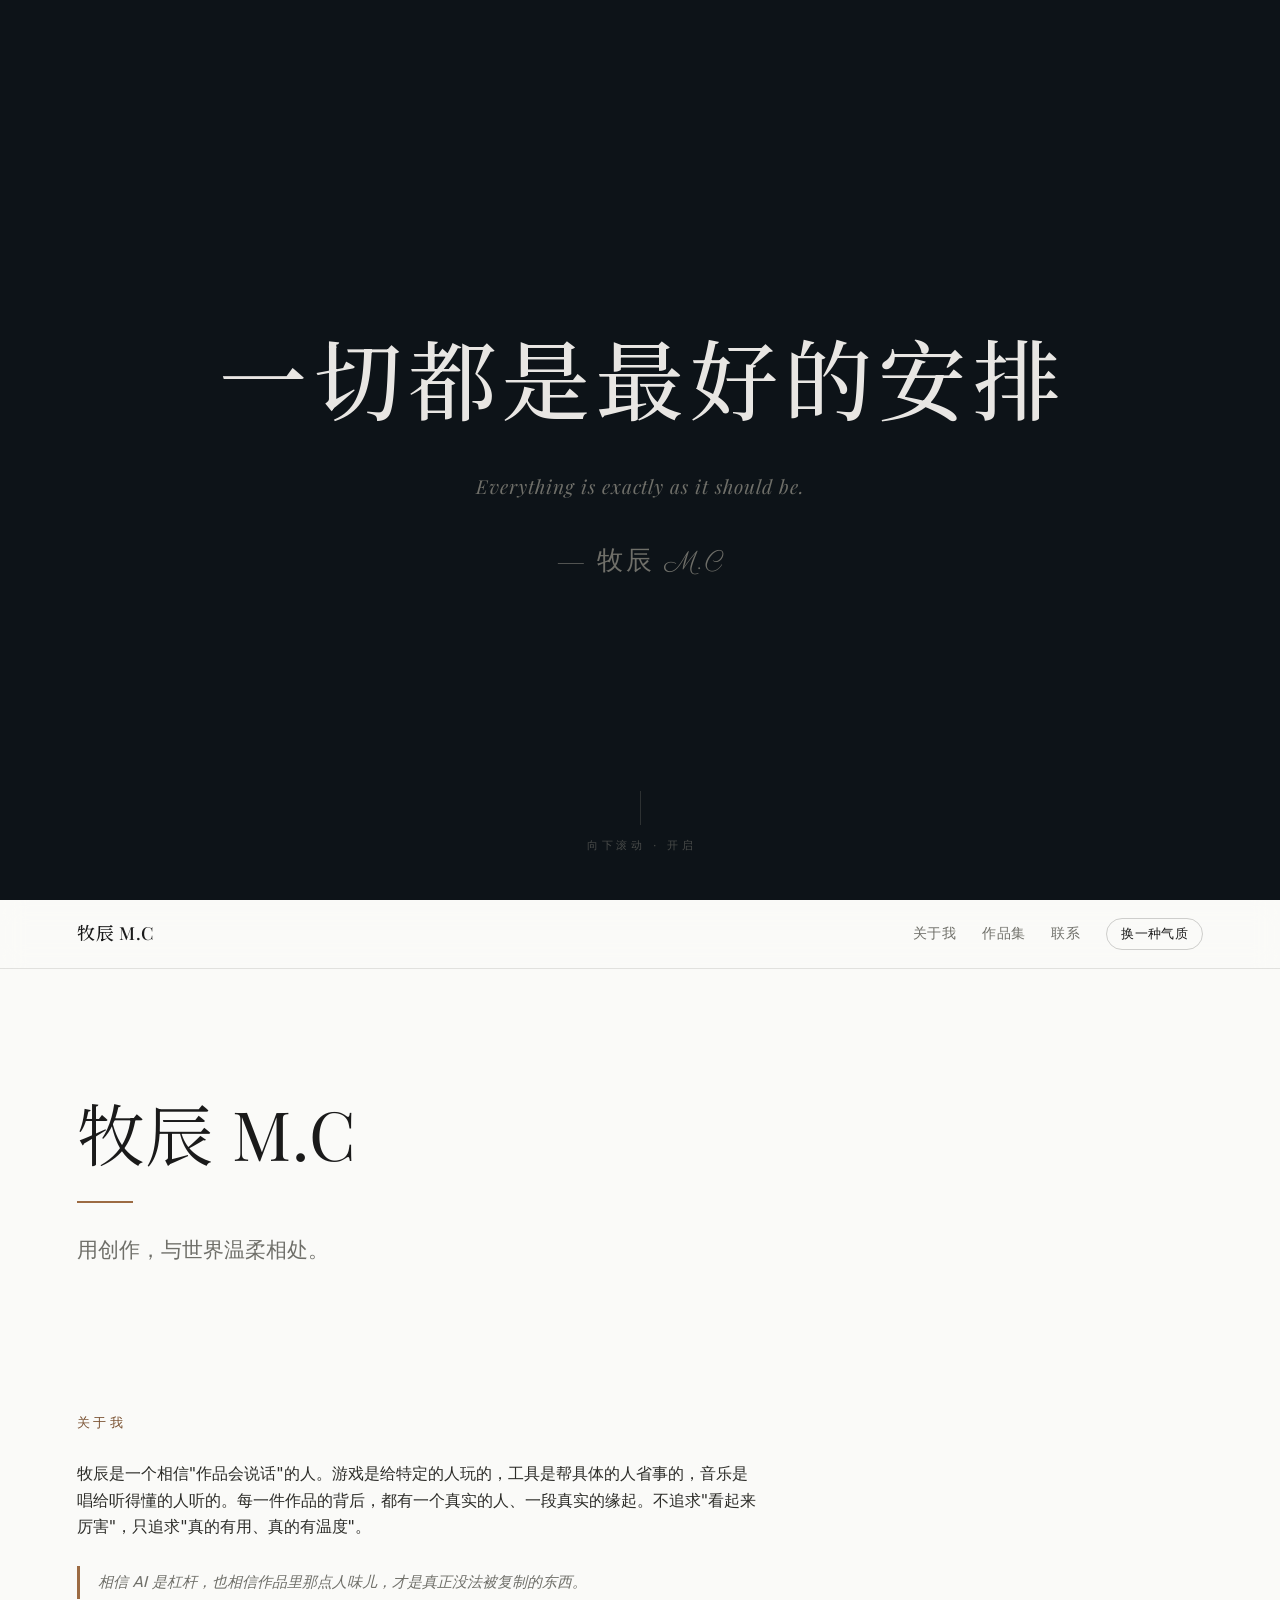
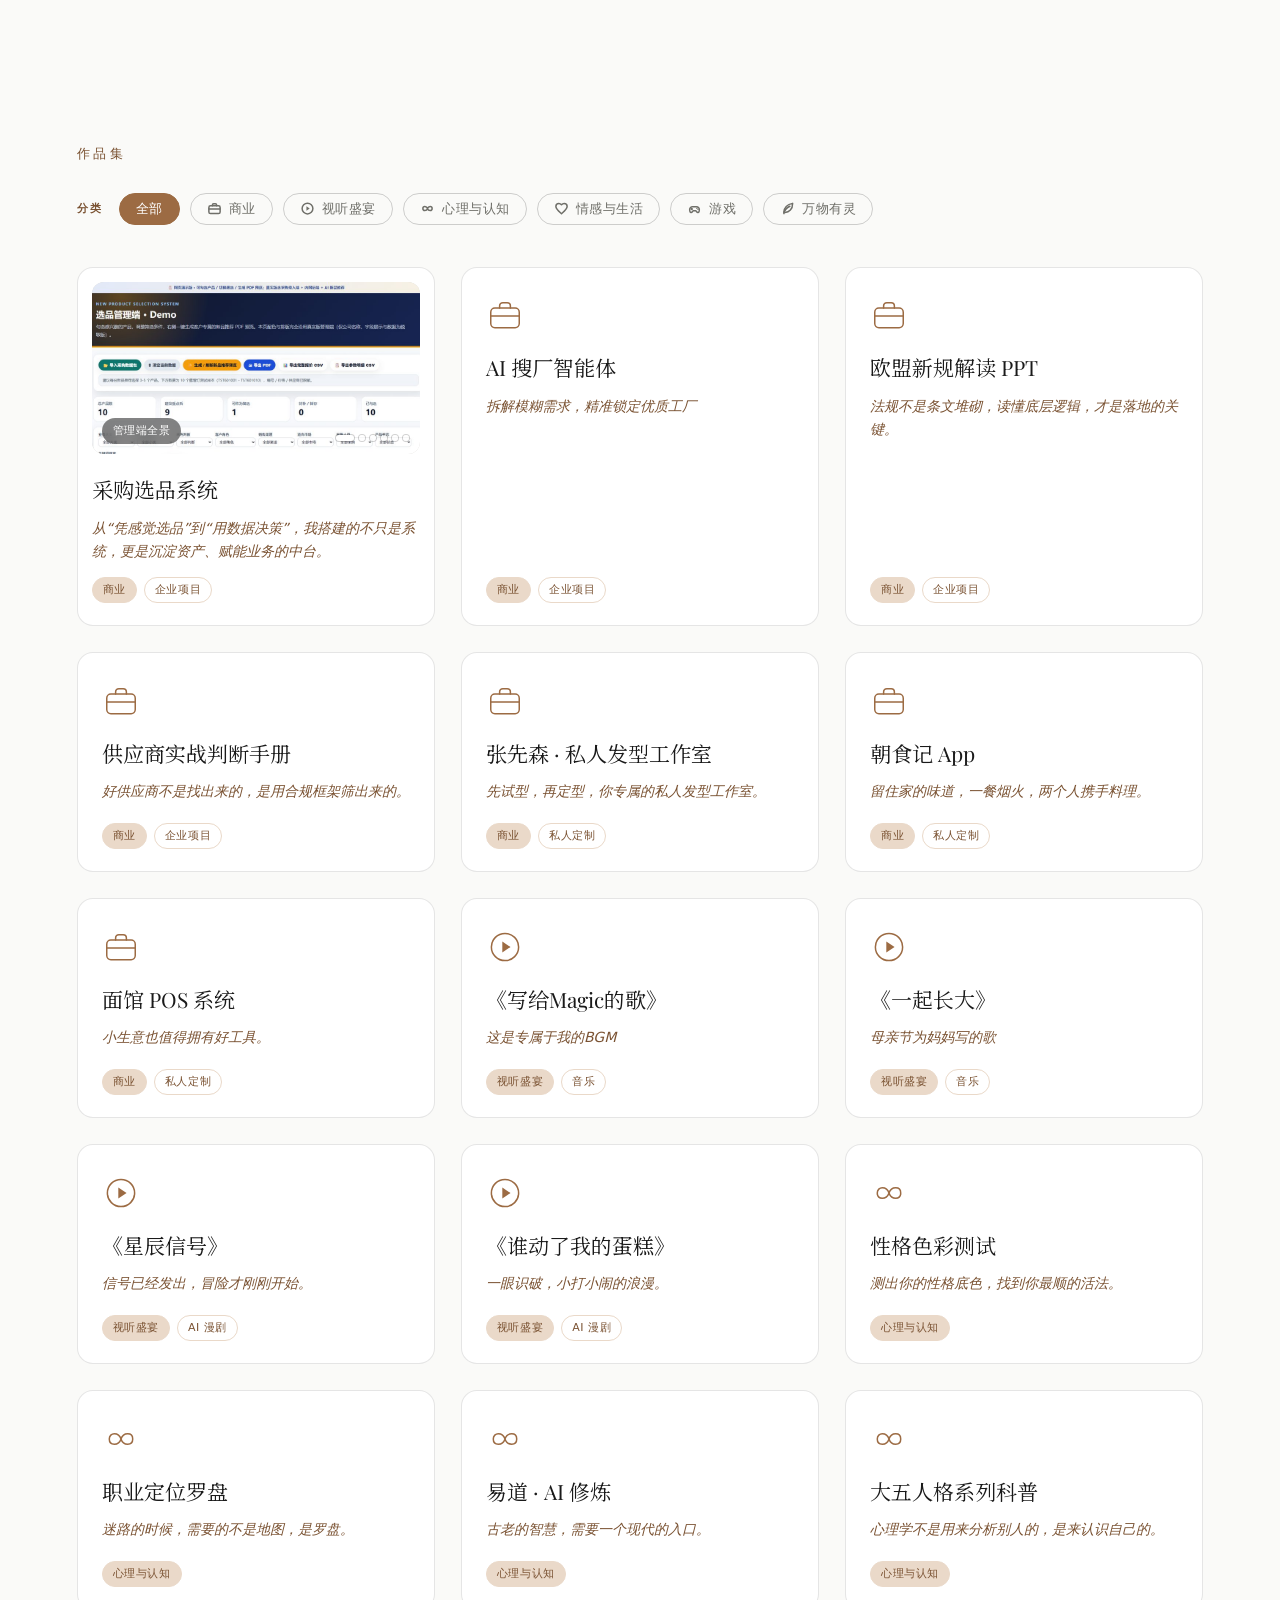
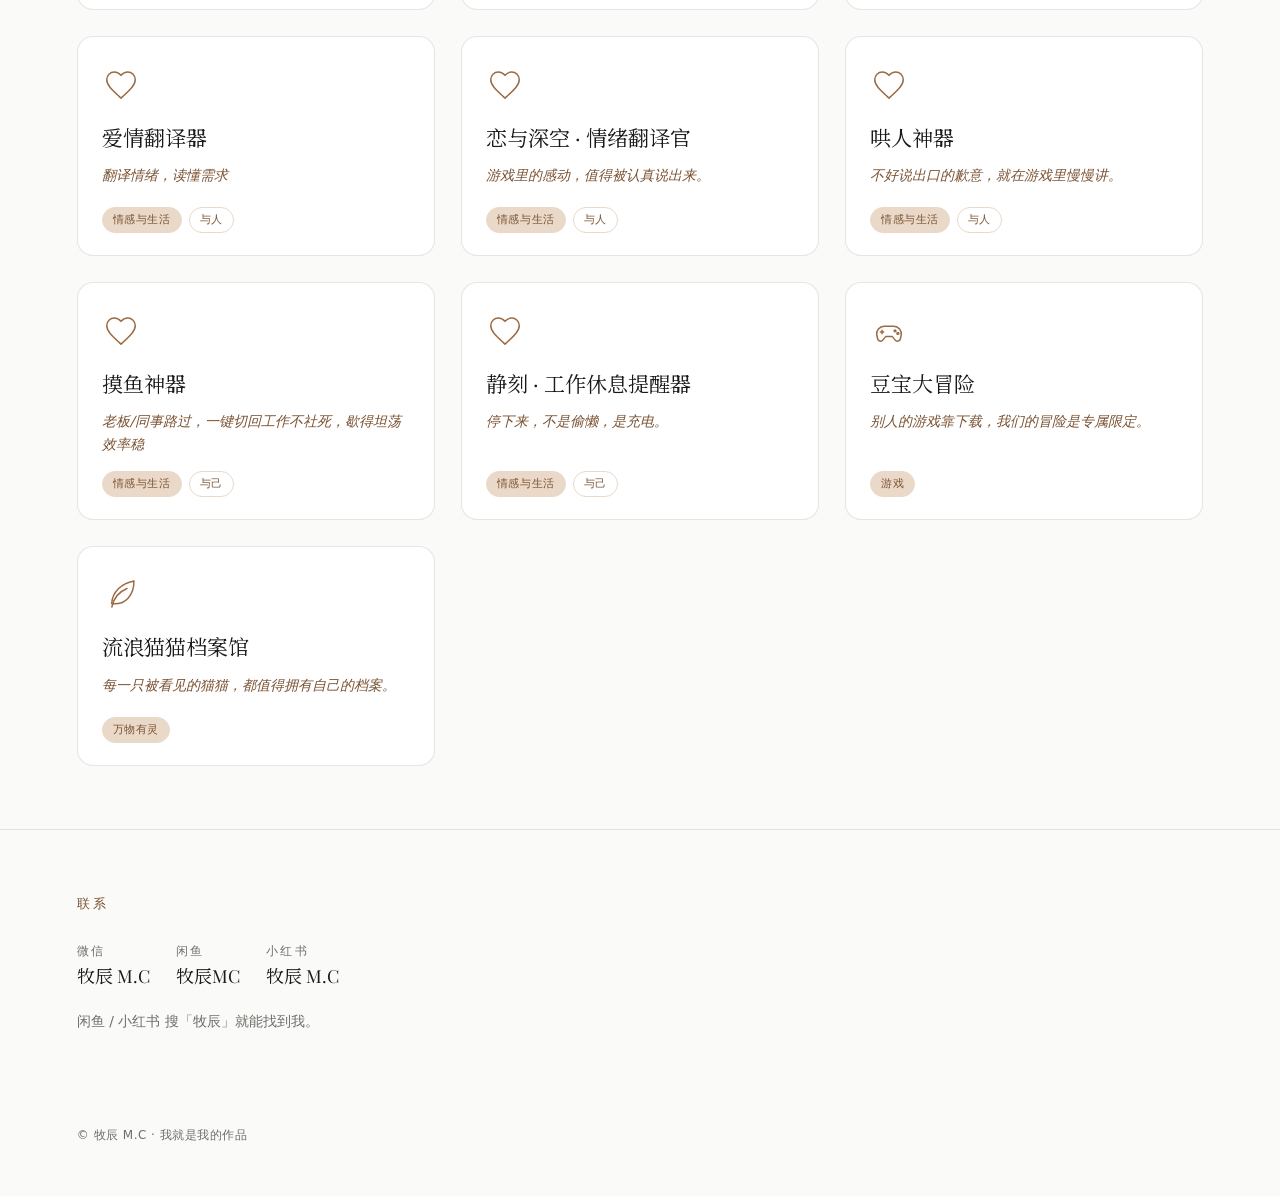
<file: index.html>
<!DOCTYPE html>
<html lang="zh-CN">
<head>
  <meta charset="utf-8">
  <meta name="viewport" content="width=device-width, initial-scale=1">
  <title>牧辰 M.C · 作品集</title>
  <!-- 字体自托管（assets/fonts/），不请求 Google Fonts：国内访问不通，会导致访客看到备用字体。 -->
  <!-- 署名字体 Parisienne 也已自托管（parisienne-latin / latin-ext，共 37KB），走 style.css 的 @font-face。 -->
  <link rel="stylesheet" href="assets/style.css?v=20260916-tag1">
</head>
<body>
  <!-- JS 被禁用/加载失败时：门是 fixed 覆盖层，必须整个撤掉，否则会永远挡住整站。 -->
  <noscript><style>.gate{display:none!important}.gate-run{display:none!important}</style></noscript>
  <section class="gate" id="gate" aria-label="门厅">
    <div class="gate-veil" aria-hidden="true"></div>
    <canvas class="gate-canvas" id="gateCanvas" aria-hidden="true"></canvas>
    <div class="gate-motto">
      <h1 class="gate-zh">一切都是最好的安排</h1>
      <p class="gate-en">Everything is exactly as it should be.</p>
      <p class="gate-sign">— 牧辰 M.C</p>
    </div>
    <div class="gate-hint" aria-hidden="true"><span>向下滚动 · 开启</span></div>
  </section>
  <script>window.SITE = 'muchen';</script>
  <script src="works.js?v=20260916-tag1"></script>
  <script src="assets/app.js?v=20260916-tag1"></script>
</body>
</html>
</file>
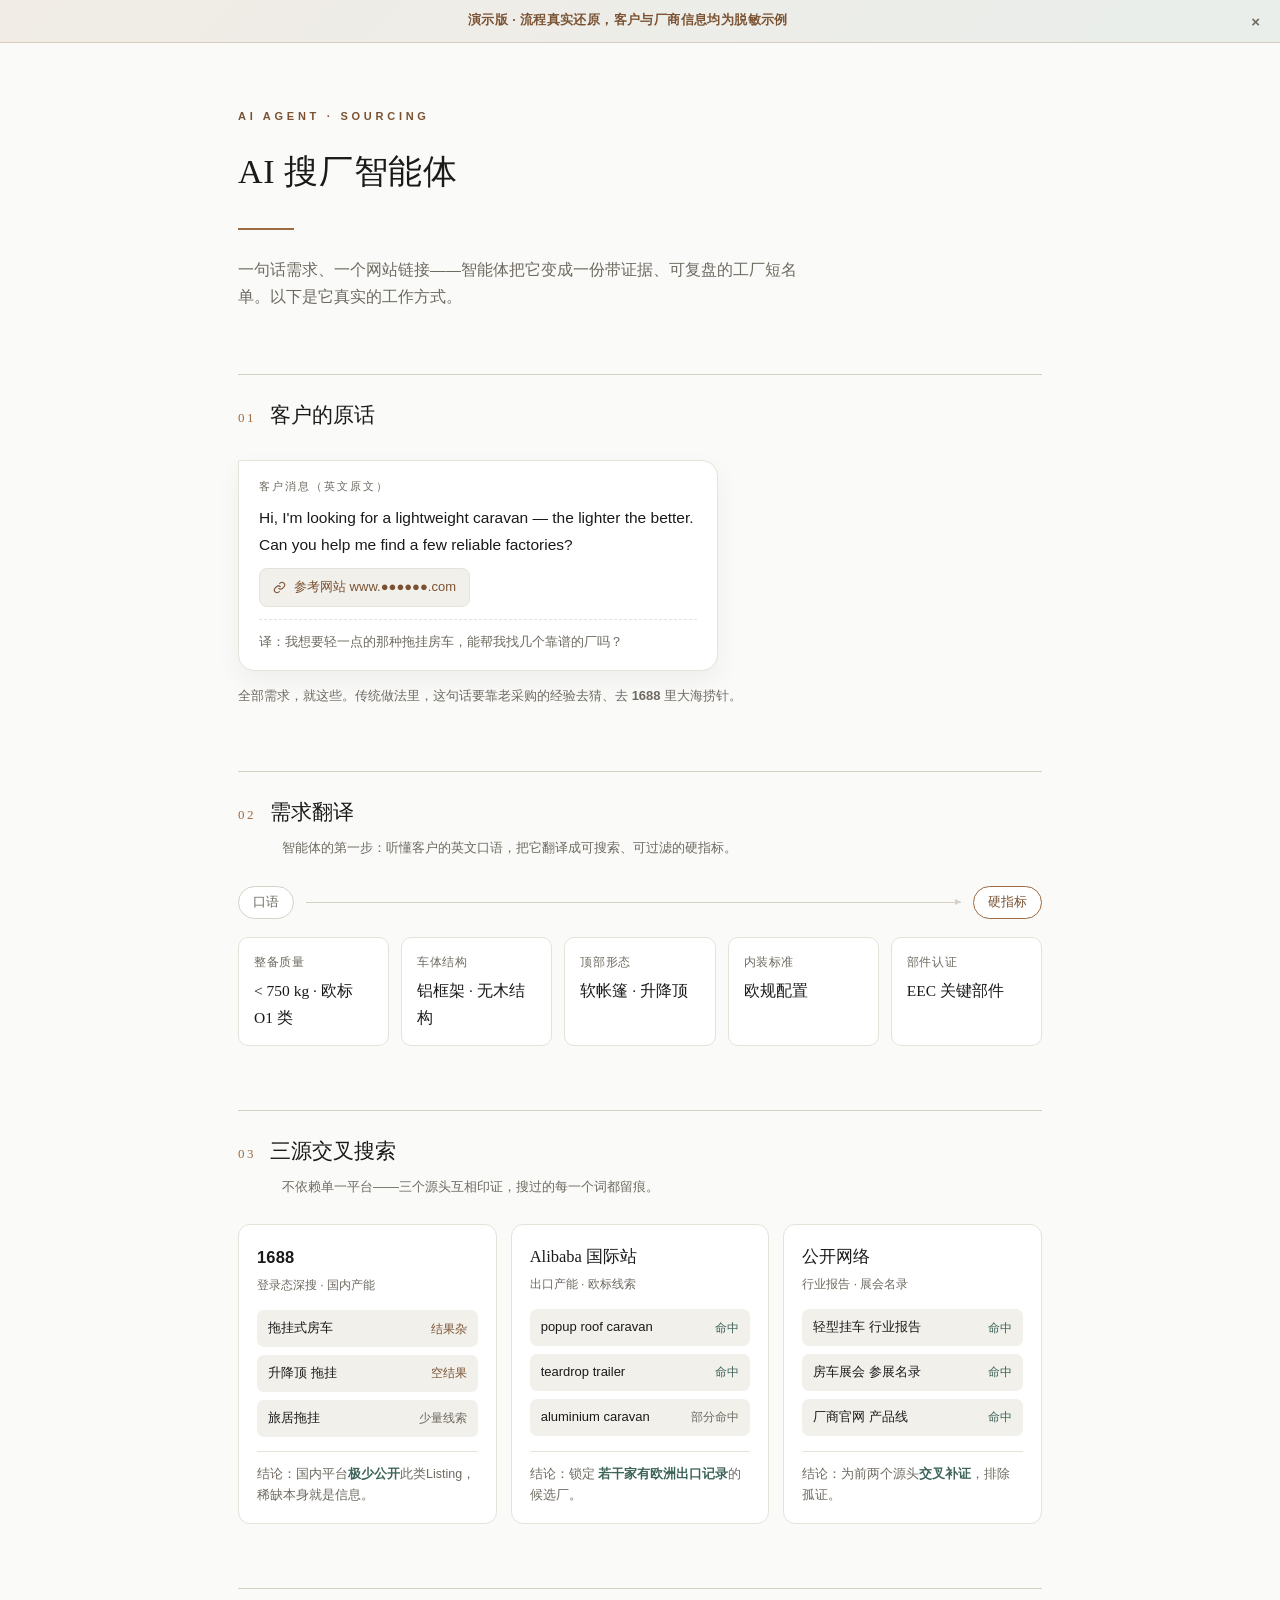
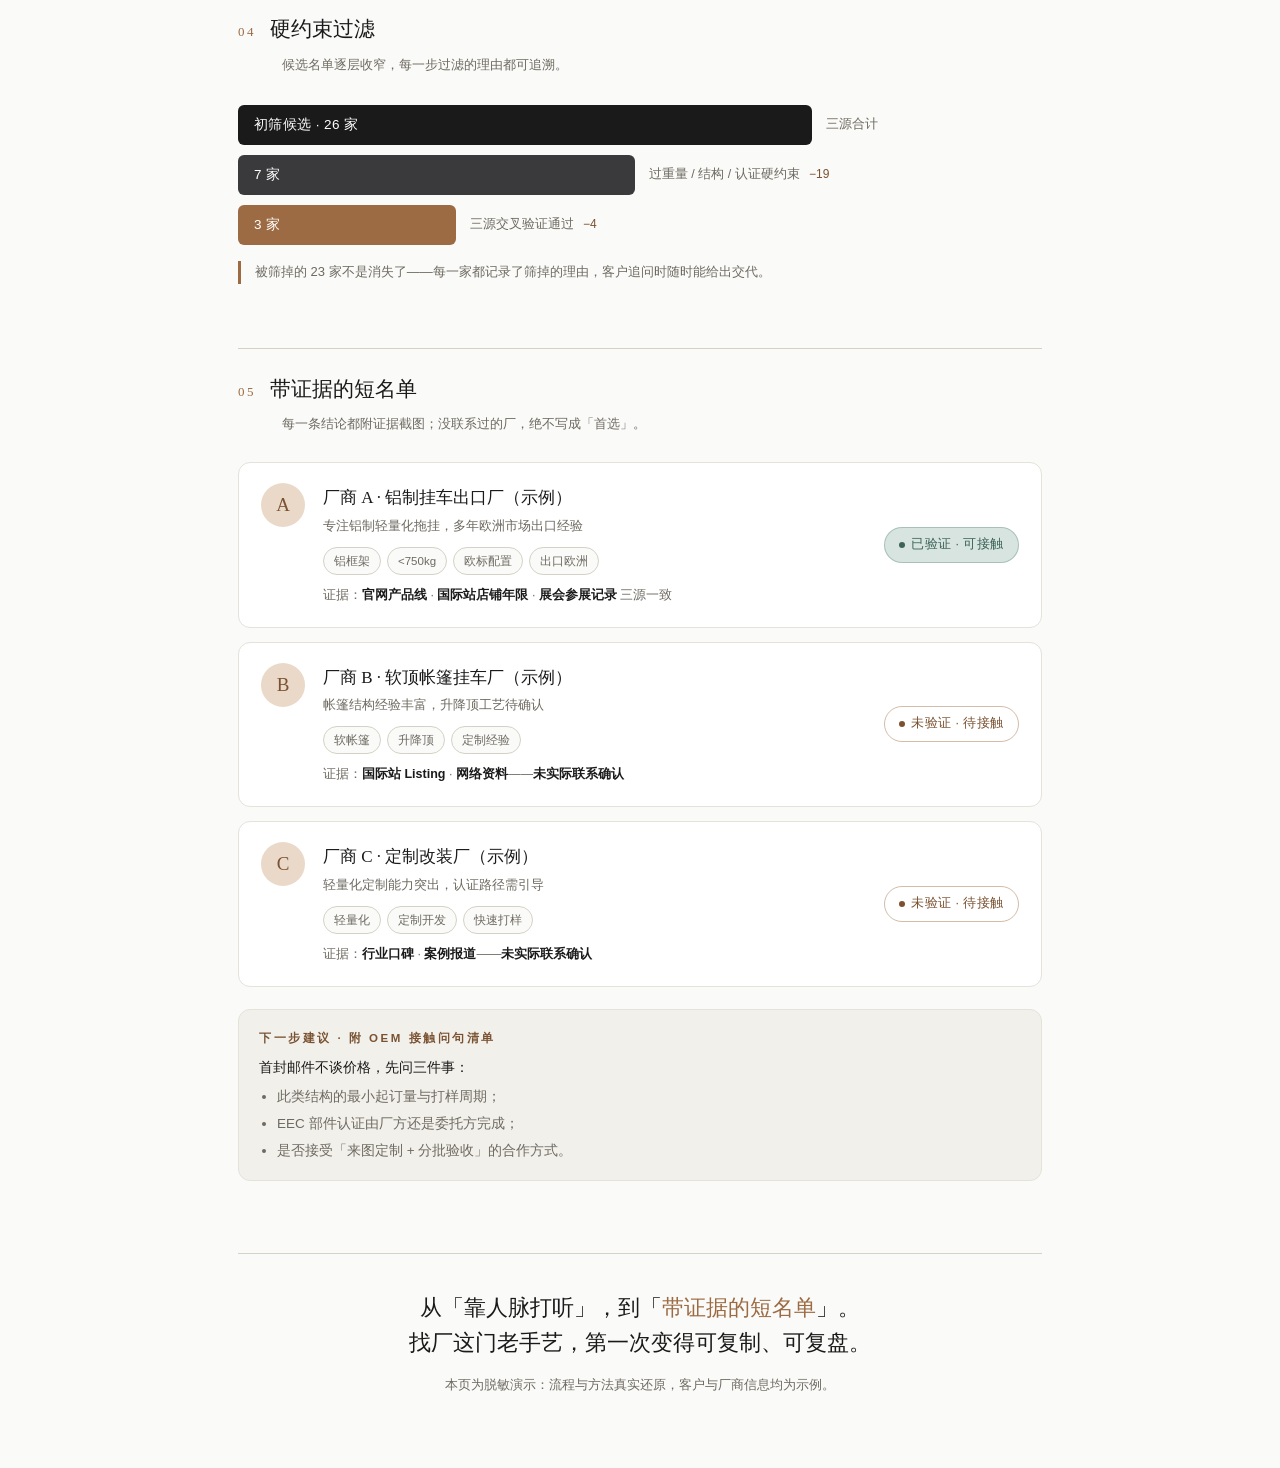
<file: demo/ai-factory-finder/index.html>
<!DOCTYPE html>
<html lang="zh-CN">
<head>
<meta charset="UTF-8">
<meta name="viewport" content="width=device-width, initial-scale=1.0">
<title>AI 搜厂智能体 · 演示</title>
<style>
:root{
  --paper:#FAFAF8; --paper-soft:#F2F0EB; --ink:#1A1A1A; --muted:#6E6A61;
  --line:#E5E2DA; --line-strong:#D5D1C6;
  --accent:#9C6B43; --accent-soft:#EAD9C9; --accent-ink:#7A5232;
  --celadon:#4F7E72; --celadon-soft:#D7E4DF; --celadon-ink:#3C6358;
  --serif:Georgia,"Times New Roman","Songti SC","STSong","SimSun",serif;
  --sans:-apple-system,"Segoe UI","Microsoft YaHei","PingFang SC",sans-serif;
}
*{box-sizing:border-box;margin:0;padding:0}
body{background:var(--paper);color:var(--ink);font-family:var(--sans);font-size:15px;line-height:1.75;-webkit-font-smoothing:antialiased}

/* ===== 演示版标识 ===== */
.demo-banner{
  background:linear-gradient(135deg,rgba(156,107,67,.10),rgba(79,126,114,.10));
  border-bottom:1px solid rgba(156,107,67,.25);
  color:var(--accent-ink);font-size:12.5px;padding:10px 40px 10px 16px;
  text-align:center;letter-spacing:.4px;position:relative;font-weight:600;
}
.demo-banner button{
  position:absolute;right:10px;top:50%;transform:translateY(-50%);
  background:none;border:none;color:var(--muted);font-size:15px;cursor:pointer;
  padding:4px 10px;line-height:1;font-weight:700;
}
.demo-banner button:hover{color:var(--accent-ink)}

.wrap{max-width:860px;margin:0 auto;padding:64px 28px 72px}

/* ===== 首屏 ===== */
.eyebrow{font-size:11px;letter-spacing:.34em;text-transform:uppercase;color:var(--accent-ink);font-weight:600}
h1{font-family:var(--serif);font-size:34px;font-weight:400;letter-spacing:.02em;margin:16px 0 0}
.rule{width:56px;height:2px;background:var(--accent);margin:26px 0}
.hero-sub{font-size:15.5px;color:var(--muted);max-width:560px}

/* ===== 步骤区 ===== */
.step{margin-top:64px}
.step-head{display:flex;align-items:baseline;gap:14px;border-top:1px solid var(--line-strong);padding-top:22px}
.step-no{font-family:var(--serif);font-size:13px;letter-spacing:.2em;color:var(--accent);font-weight:400}
.step-title{font-family:var(--serif);font-size:21px;font-weight:400}
.step-note{font-size:13px;color:var(--muted);margin-top:6px;padding-left:44px}

/* 01 客户原话 */
.chat{margin-top:26px}
.bubble{
  background:#fff;border:1px solid var(--line);border-radius:2px 16px 16px 16px;
  padding:16px 20px;max-width:480px;box-shadow:0 10px 26px rgba(26,26,26,.05);
  font-size:15.5px;
}
.bubble .who{font-size:11px;letter-spacing:.18em;color:var(--muted);text-transform:uppercase;margin-bottom:8px}
.linkcard{
  margin-top:10px;display:inline-flex;align-items:center;gap:8px;
  background:var(--paper-soft);border:1px solid var(--line);border-radius:8px;
  padding:7px 13px;font-size:13px;color:var(--accent-ink);
}
.linkcard svg{flex:none}
.trans{margin-top:12px;padding-top:11px;border-top:1px dashed var(--line);font-size:13px;color:var(--muted)}
.chat-foot{margin-top:14px;font-size:13px;color:var(--muted)}
.chat-foot .num{font-family:var(--sans);font-weight:600}

/* 02 硬指标 */
.arrow-line{display:flex;align-items:center;gap:12px;margin:26px 0 18px;font-size:13px;color:var(--muted)}
.arrow-line .from,.arrow-line .to{border:1px solid var(--line-strong);border-radius:999px;padding:4px 14px;background:#fff;white-space:nowrap}
.arrow-line .to{border-color:var(--accent);color:var(--accent-ink)}
.arrow-line .arr{flex:1;height:1px;background:var(--line-strong);position:relative;min-width:30px}
.arrow-line .arr::after{content:"";position:absolute;right:0;top:-3px;border-left:6px solid var(--line-strong);border-top:3.5px solid transparent;border-bottom:3.5px solid transparent}
.specs{display:grid;grid-template-columns:repeat(auto-fit,minmax(150px,1fr));gap:12px}
.spec{
  background:#fff;border:1px solid var(--line);border-radius:10px;padding:14px 15px;
  transition:border-color .2s;
}
.spec:hover{border-color:var(--accent)}
.spec .k{font-size:12px;color:var(--muted);letter-spacing:.05em}
.spec .v{font-family:var(--serif);font-size:15.5px;margin-top:4px;color:var(--ink)}

/* 03 三源 */
.sources{display:grid;grid-template-columns:repeat(auto-fit,minmax(230px,1fr));gap:14px;margin-top:26px}
.src{background:#fff;border:1px solid var(--line);border-radius:12px;padding:18px 18px 16px;display:flex;flex-direction:column}
.src .name{font-family:var(--serif);font-size:16.5px}
.src .name .num{font-family:var(--sans);font-weight:600;letter-spacing:.01em}
.src .role{font-size:12px;color:var(--muted);margin-top:2px}
.queries{margin-top:14px;display:flex;flex-direction:column;gap:8px;flex:1}
.q{display:flex;justify-content:space-between;align-items:center;gap:8px;font-size:13px;background:var(--paper-soft);border-radius:7px;padding:7px 11px}
.q code{font-family:var(--sans);color:var(--ink)}
.q .r{flex:none;font-size:11.5px;color:var(--muted);white-space:nowrap}
.q .r.hit{color:var(--celadon-ink)}
.q .r.miss{color:var(--accent-ink)}
.src .found{margin-top:14px;padding-top:12px;border-top:1px solid var(--line);font-size:12.5px;color:var(--muted)}
.src .found b{color:var(--celadon-ink);font-weight:600}

/* 04 漏斗 */
.funnel{margin-top:28px;display:flex;flex-direction:column;gap:10px;max-width:640px}
.frow{display:flex;align-items:center;gap:14px}
.fbar{height:40px;border-radius:6px;display:flex;align-items:center;padding:0 16px;font-size:13.5px;color:#fff;letter-spacing:.03em;min-width:120px}
.fbar.b1{background:var(--ink);width:100%}
.fbar span{white-space:nowrap}
.flabel{font-size:12.5px;color:var(--muted);white-space:nowrap}
.fdrop{font-size:12px;color:var(--accent-ink);margin-left:6px}
.fnote{margin-top:16px;font-size:13px;color:var(--muted);border-left:3px solid var(--accent);padding-left:14px}

/* 05 短名单 */
.factories{display:flex;flex-direction:column;gap:14px;margin-top:26px}
.fac{background:#fff;border:1px solid var(--line);border-radius:12px;padding:20px 22px;display:flex;gap:18px;align-items:flex-start;flex-wrap:wrap}
.fac .avatar{flex:none;width:44px;height:44px;border-radius:50%;background:var(--accent-soft);color:var(--accent-ink);display:flex;align-items:center;justify-content:center;font-family:var(--serif);font-size:19px}
.fac .body{flex:1;min-width:230px}
.fac .fname{font-family:var(--serif);font-size:17px}
.fac .fdesc{font-size:13px;color:var(--muted);margin-top:2px}
.match{margin-top:9px;display:flex;flex-wrap:wrap;gap:6px}
.match span{font-size:11.5px;border:1px solid var(--line-strong);border-radius:999px;padding:3px 10px;color:var(--muted);background:var(--paper)}
.evi{margin-top:10px;font-size:12.5px;color:var(--muted)}
.evi b{color:var(--ink);font-weight:600}
.status{flex:none;align-self:center}
.tag{display:inline-flex;align-items:center;gap:6px;border-radius:999px;padding:6px 14px;font-size:12.5px;letter-spacing:.04em;white-space:nowrap}
.tag.ok{background:var(--celadon-soft);color:var(--celadon-ink);border:1px solid rgba(79,126,114,.35)}
.tag.todo{background:transparent;color:var(--accent-ink);border:1px solid rgba(156,107,67,.45)}
.tag .dot{width:6px;height:6px;border-radius:50%;background:currentColor}
.next{
  margin-top:22px;background:var(--paper-soft);border:1px solid var(--line);
  border-radius:12px;padding:18px 20px;font-size:13.5px;
}
.next .nt{font-size:11.5px;letter-spacing:.22em;color:var(--accent-ink);text-transform:uppercase;font-weight:600;margin-bottom:8px}
.next ul{margin:6px 0 0 18px;color:var(--muted)}
.next li{margin-top:3px}

/* 结尾 */
.ending{margin-top:72px;border-top:1px solid var(--line-strong);padding-top:36px;text-align:center}
.ending .big{font-family:var(--serif);font-size:22px;line-height:1.6}
.ending .big em{font-style:normal;color:var(--accent)}
.ending .small{margin-top:14px;font-size:12.5px;color:var(--muted)}

@media (max-width:640px){
  .wrap{padding:44px 18px 56px}
  h1{font-size:27px}
  .step-note{padding-left:0}
  .fac{gap:12px}
  .status{align-self:flex-start}
}
</style>
</head>
<body>

<div class="demo-banner" id="banner">演示版 · 流程真实还原，客户与厂商信息均为脱敏示例
  <button onclick="document.getElementById('banner').style.display='none'">×</button>
</div>

<div class="wrap">

  <!-- 首屏 -->
  <div class="eyebrow">AI Agent · Sourcing</div>
  <h1>AI 搜厂智能体</h1>
  <div class="rule"></div>
  <p class="hero-sub">一句话需求、一个网站链接——智能体把它变成一份带证据、可复盘的工厂短名单。以下是它真实的工作方式。</p>

  <!-- 01 -->
  <div class="step">
    <div class="step-head"><span class="step-no">01</span><span class="step-title">客户的原话</span></div>
    <div class="chat">
      <div class="bubble">
        <div class="who">客户消息（英文原文）</div>
        Hi, I'm looking for a lightweight caravan — the lighter the better. Can you help me find a few reliable factories?
        <br><span class="linkcard">
          <svg width="13" height="13" viewBox="0 0 24 24" fill="none" stroke="currentColor" stroke-width="2"><path d="M10 13a5 5 0 0 0 7.5.5l3-3a5 5 0 0 0-7-7l-1.7 1.7"/><path d="M14 11a5 5 0 0 0-7.5-.5l-3 3a5 5 0 0 0 7 7l1.7-1.7"/></svg>
          参考网站 www.&#9679;&#9679;&#9679;&#9679;&#9679;&#9679;.com
        </span>
        <div class="trans">译：我想要轻一点的那种拖挂房车，能帮我找几个靠谱的厂吗？</div>
      </div>
      <div class="chat-foot">全部需求，就这些。传统做法里，这句话要靠老采购的经验去猜、去 <span class="num">1688</span> 里大海捞针。</div>
    </div>
  </div>

  <!-- 02 -->
  <div class="step">
    <div class="step-head"><span class="step-no">02</span><span class="step-title">需求翻译</span></div>
    <div class="step-note">智能体的第一步：听懂客户的英文口语，把它翻译成可搜索、可过滤的硬指标。</div>
    <div class="arrow-line"><span class="from">口语</span><span class="arr"></span><span class="to">硬指标</span></div>
    <div class="specs">
      <div class="spec"><div class="k">整备质量</div><div class="v">&lt; 750 kg · 欧标 O1 类</div></div>
      <div class="spec"><div class="k">车体结构</div><div class="v">铝框架 · 无木结构</div></div>
      <div class="spec"><div class="k">顶部形态</div><div class="v">软帐篷 · 升降顶</div></div>
      <div class="spec"><div class="k">内装标准</div><div class="v">欧规配置</div></div>
      <div class="spec"><div class="k">部件认证</div><div class="v">EEC 关键部件</div></div>
    </div>
  </div>

  <!-- 03 -->
  <div class="step">
    <div class="step-head"><span class="step-no">03</span><span class="step-title">三源交叉搜索</span></div>
    <div class="step-note">不依赖单一平台——三个源头互相印证，搜过的每一个词都留痕。</div>
    <div class="sources">
      <div class="src">
        <div class="name"><span class="num">1688</span></div>
        <div class="role">登录态深搜 · 国内产能</div>
        <div class="queries">
          <div class="q"><code>拖挂式房车</code><span class="r miss">结果杂</span></div>
          <div class="q"><code>升降顶 拖挂</code><span class="r miss">空结果</span></div>
          <div class="q"><code>旅居拖挂</code><span class="r">少量线索</span></div>
        </div>
        <div class="found">结论：国内平台<b>极少公开</b>此类Listing，稀缺本身就是信息。</div>
      </div>
      <div class="src">
        <div class="name">Alibaba 国际站</div>
        <div class="role">出口产能 · 欧标线索</div>
        <div class="queries">
          <div class="q"><code>popup roof caravan</code><span class="r hit">命中</span></div>
          <div class="q"><code>teardrop trailer</code><span class="r hit">命中</span></div>
          <div class="q"><code>aluminium caravan</code><span class="r">部分命中</span></div>
        </div>
        <div class="found">结论：锁定 <b>若干家有欧洲出口记录</b>的候选厂。</div>
      </div>
      <div class="src">
        <div class="name">公开网络</div>
        <div class="role">行业报告 · 展会名录</div>
        <div class="queries">
          <div class="q"><code>轻型挂车 行业报告</code><span class="r hit">命中</span></div>
          <div class="q"><code>房车展会 参展名录</code><span class="r hit">命中</span></div>
          <div class="q"><code>厂商官网 产品线</code><span class="r hit">命中</span></div>
        </div>
        <div class="found">结论：为前两个源头<b>交叉补证</b>，排除孤证。</div>
      </div>
    </div>
  </div>

  <!-- 04 -->
  <div class="step">
    <div class="step-head"><span class="step-no">04</span><span class="step-title">硬约束过滤</span></div>
    <div class="step-note">候选名单逐层收窄，每一步过滤的理由都可追溯。</div>
    <div class="funnel">
      <div class="frow"><div class="fbar b1"><span>初筛候选 · 26 家</span></div><span class="flabel">三源合计</span></div>
      <div class="frow"><div class="fbar" style="width:62%;background:#3A3A3C"><span>7 家</span></div><span class="flabel">过重量 / 结构 / 认证硬约束 <span class="fdrop">−19</span></span></div>
      <div class="frow"><div class="fbar" style="width:34%;background:#9C6B43"><span>3 家</span></div><span class="flabel">三源交叉验证通过 <span class="fdrop">−4</span></span></div>
    </div>
    <div class="fnote">被筛掉的 23 家不是消失了——每一家都记录了筛掉的理由，客户追问时随时能给出交代。</div>
  </div>

  <!-- 05 -->
  <div class="step">
    <div class="step-head"><span class="step-no">05</span><span class="step-title">带证据的短名单</span></div>
    <div class="step-note">每一条结论都附证据截图；没联系过的厂，绝不写成「首选」。</div>
    <div class="factories">
      <div class="fac">
        <div class="avatar">A</div>
        <div class="body">
          <div class="fname">厂商 A · 铝制挂车出口厂（示例）</div>
          <div class="fdesc">专注铝制轻量化拖挂，多年欧洲市场出口经验</div>
          <div class="match"><span>铝框架</span><span>&lt;750kg</span><span>欧标配置</span><span>出口欧洲</span></div>
          <div class="evi">证据：<b>官网产品线</b> · <b>国际站店铺年限</b> · <b>展会参展记录</b> 三源一致</div>
        </div>
        <div class="status"><span class="tag ok"><span class="dot"></span>已验证 · 可接触</span></div>
      </div>
      <div class="fac">
        <div class="avatar">B</div>
        <div class="body">
          <div class="fname">厂商 B · 软顶帐篷挂车厂（示例）</div>
          <div class="fdesc">帐篷结构经验丰富，升降顶工艺待确认</div>
          <div class="match"><span>软帐篷</span><span>升降顶</span><span>定制经验</span></div>
          <div class="evi">证据：<b>国际站 Listing</b> · <b>网络资料</b>——<b>未实际联系确认</b></div>
        </div>
        <div class="status"><span class="tag todo"><span class="dot"></span>未验证 · 待接触</span></div>
      </div>
      <div class="fac">
        <div class="avatar">C</div>
        <div class="body">
          <div class="fname">厂商 C · 定制改装厂（示例）</div>
          <div class="fdesc">轻量化定制能力突出，认证路径需引导</div>
          <div class="match"><span>轻量化</span><span>定制开发</span><span>快速打样</span></div>
          <div class="evi">证据：<b>行业口碑</b> · <b>案例报道</b>——<b>未实际联系确认</b></div>
        </div>
        <div class="status"><span class="tag todo"><span class="dot"></span>未验证 · 待接触</span></div>
      </div>
    </div>
    <div class="next">
      <div class="nt">下一步建议 · 附 OEM 接触问句清单</div>
      首封邮件不谈价格，先问三件事：
      <ul>
        <li>此类结构的最小起订量与打样周期；</li>
        <li>EEC 部件认证由厂方还是委托方完成；</li>
        <li>是否接受「来图定制 + 分批验收」的合作方式。</li>
      </ul>
    </div>
  </div>

  <!-- 结尾 -->
  <div class="ending">
    <div class="big">从「靠人脉打听」，到「<em>带证据的短名单</em>」。<br>找厂这门老手艺，第一次变得可复制、可复盘。</div>
    <div class="small">本页为脱敏演示：流程与方法真实还原，客户与厂商信息均为示例。</div>
  </div>

</div>
</body>
</html>
</file>
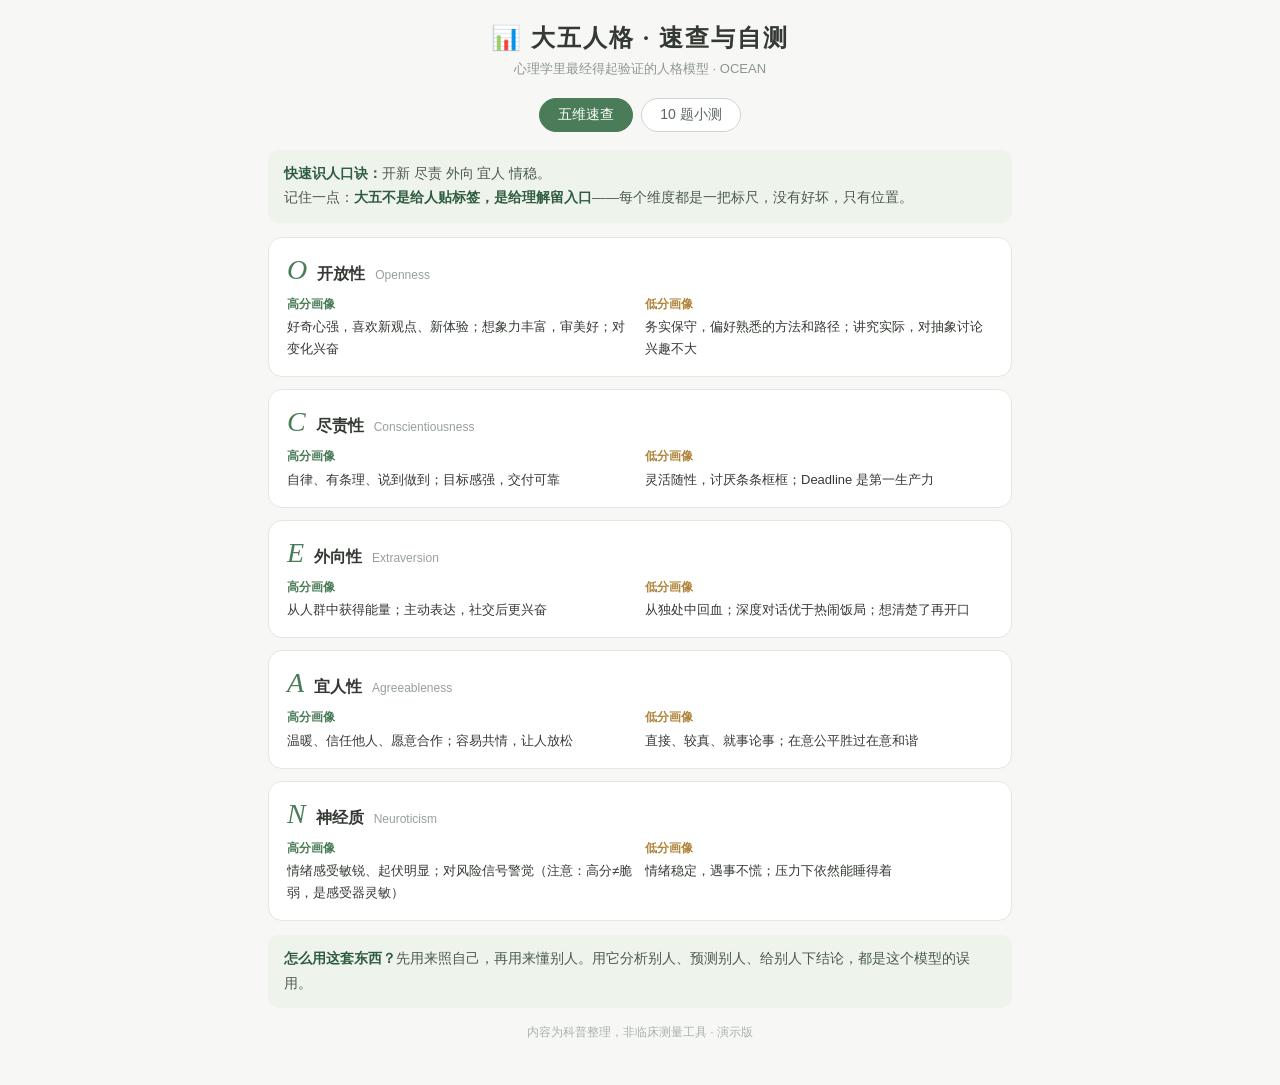
<file: demo/bigfive/index.html>
<!DOCTYPE html>
<html lang="zh-CN">
<head>
<meta charset="utf-8">
<meta name="viewport" content="width=device-width, initial-scale=1">
<title>大五人格 · 在线速查与自测</title>
<style>
  * { margin: 0; padding: 0; box-sizing: border-box; }
  body { font-family: -apple-system, 'PingFang SC', 'Microsoft YaHei', sans-serif; background: #f7f8f6; color: #343a33; padding: 22px 18px 44px; max-width: 780px; margin: 0 auto; }
  h1, h2, h3 { font-family: 'Noto Serif SC', 'Songti SC', 'SimSun', serif; }
  .head { text-align: center; margin-bottom: 20px; }
  .head h1 { font-size: 24px; letter-spacing: 2px; }
  .head p { color: #8d968c; font-size: 13px; margin-top: 6px; }
  .tabs { display: flex; gap: 8px; justify-content: center; margin-bottom: 18px; }
  .tab { border: 1px solid #cdd6cd; background: #fff; border-radius: 999px; padding: 7px 18px; font-size: 14px; cursor: pointer; color: #5b665c; }
  .tab.on { background: #4a7c59; border-color: #4a7c59; color: #fff; }
  .page { display: none; }
  .page.on { display: block; }
  .dim { background: #fff; border: 1px solid #e2e8e0; border-radius: 14px; padding: 16px 18px; margin-bottom: 12px; }
  .dim .t { display: flex; align-items: baseline; gap: 10px; margin-bottom: 8px; }
  .dim .letter { font-family: 'Playfair Display', 'Noto Serif SC', serif; font-size: 28px; color: #4a7c59; font-style: italic; }
  .dim .name { font-size: 16px; font-weight: 600; }
  .dim .en { font-size: 12px; color: #97a198; }
  .dim .cols { display: grid; grid-template-columns: 1fr 1fr; gap: 10px; font-size: 13px; line-height: 1.7; }
  .dim .cols .h { font-size: 12px; color: #4a7c59; margin-bottom: 2px; font-weight: 600; }
  .dim .cols .h.low { color: #b0853b; }
  @media (max-width: 560px) { .dim .cols { grid-template-columns: 1fr; } }
  .tip { background: #eef4ec; border-radius: 10px; padding: 12px 16px; font-size: 13.5px; line-height: 1.8; color: #4c5a4f; margin: 14px 0; }
  .tip b { color: #2f5c40; }
  .quiz-q { background: #fff; border: 1px solid #e2e8e0; border-radius: 14px; padding: 16px 18px; margin-bottom: 12px; }
  .quiz-q .q { font-size: 14.5px; margin-bottom: 10px; line-height: 1.6; }
  .opts { display: flex; flex-wrap: wrap; gap: 6px; }
  .opt { border: 1px solid #cdd6cd; border-radius: 8px; background: #fafbfa; padding: 6px 12px; font-size: 13px; cursor: pointer; }
  .opt:hover { background: #eef4ec; }
  .opt.sel { background: #4a7c59; color: #fff; border-color: #4a7c59; }
  .bar-row { margin-bottom: 14px; }
  .bar-row .lab { font-size: 13px; display: flex; justify-content: space-between; margin-bottom: 4px; }
  .bar { height: 10px; background: #e6ebe6; border-radius: 999px; overflow: hidden; }
  .bar i { display: block; height: 100%; background: #4a7c59; border-radius: 999px; width: 0; transition: width .8s ease; }
  .read { font-size: 13.5px; color: #5b665c; background: #eef4ec; border-radius: 10px; padding: 12px 16px; line-height: 1.8; margin-top: 10px; }
  .btn { display: block; margin: 18px auto 0; background: #4a7c59; color: #fff; border: none; border-radius: 999px; padding: 10px 30px; font-size: 15px; cursor: pointer; }
  .btn:disabled { background: #b8c4b8; cursor: default; }
  .foot { text-align: center; color: #a9b2a8; font-size: 12px; margin-top: 16px; }
  #quiz { display: none; }
  #result { display: none; }
</style>
</head>
<body>
  <div class="head">
    <h1>📊 大五人格 · 速查与自测</h1>
    <p>心理学里最经得起验证的人格模型 · OCEAN</p>
  </div>

  <div class="tabs">
    <button class="tab on" id="tabA" onclick="showPage('A')">五维速查</button>
    <button class="tab" id="tabB" onclick="showPage('B')">10 题小测</button>
  </div>

  <div class="page on" id="pageA">
    <div class="tip">
      <b>快速识人口诀：</b>开新 尽责 外向 宜人 情稳。<br>
      记住一点：<b>大五不是给人贴标签，是给理解留入口</b>——每个维度都是一把标尺，没有好坏，只有位置。
    </div>
    <div id="dims"></div>
    <div class="tip">
      <b>怎么用这套东西？</b>先用来照自己，再用来懂别人。用它分析别人、预测别人、给别人下结论，都是这个模型的误用。
    </div>
  </div>

  <div class="page" id="pageB">
    <div id="intro" style="text-align:center;padding:20px 0">
      <p style="font-size:14px;color:#5b665c;line-height:1.8">10 道题，每题凭第一感觉选。<br>结果即时生成，数据只留在你的浏览器里，不上传任何地方。</p>
      <button class="btn" onclick="startQuiz()">开始</button>
    </div>
    <div id="quiz"></div>
    <div id="result"></div>
  </div>

  <p class="foot">内容为科普整理，非临床测量工具 · 演示版</p>

<script>
var DIMS = [
  { L: 'O', name: '开放性', en: 'Openness', hi: '好奇心强，喜欢新观点、新体验；想象力丰富，审美好；对变化兴奋', lo: '务实保守，偏好熟悉的方法和路径；讲究实际，对抽象讨论兴趣不大' },
  { L: 'C', name: '尽责性', en: 'Conscientiousness', hi: '自律、有条理、说到做到；目标感强，交付可靠', lo: '灵活随性，讨厌条条框框；Deadline 是第一生产力' },
  { L: 'E', name: '外向性', en: 'Extraversion', hi: '从人群中获得能量；主动表达，社交后更兴奋', lo: '从独处中回血；深度对话优于热闹饭局；想清楚了再开口' },
  { L: 'A', name: '宜人性', en: 'Agreeableness', hi: '温暖、信任他人、愿意合作；容易共情，让人放松', lo: '直接、较真、就事论事；在意公平胜过在意和谐' },
  { L: 'N', name: '神经质', en: 'Neuroticism', hi: '情绪感受敏锐、起伏明显；对风险信号警觉（注意：高分≠脆弱，是感受器灵敏）', lo: '情绪稳定，遇事不慌；压力下依然能睡得着' }
];

var dimsEl = document.getElementById('dims');
DIMS.forEach(function (d) {
  var el = document.createElement('div');
  el.className = 'dim';
  el.innerHTML =
    '<div class="t"><span class="letter">' + d.L + '</span><span class="name">' + d.name + '</span><span class="en">' + d.en + '</span></div>' +
    '<div class="cols"><div><div class="h">高分画像</div>' + d.hi + '</div><div><div class="h low">低分画像</div>' + d.lo + '</div></div>';
  dimsEl.appendChild(el);
});

function showPage(k) {
  document.getElementById('tabA').classList.toggle('on', k === 'A');
  document.getElementById('tabB').classList.toggle('on', k === 'B');
  document.getElementById('pageA').classList.toggle('on', k === 'A');
  document.getElementById('pageB').classList.toggle('on', k === 'B');
}

// ---- 小测 ----
var QS = [
  { t: '刷到一个全新领域的入门视频，我的第一反应是：', d: 'O', fwd: true },
  { t: '计划被打乱（比如航班取消），我通常能很快接受现实想下一步：', d: 'N', fwd: true },
  { t: '一周里如果有三天以上都有饭局，我会觉得：', d: 'E', fwd: false },
  { t: '别人拜托的事，就算麻烦我也会尽量办到：', d: 'A', fwd: true },
  { t: '我的桌面 / 文件夹 / 收藏夹是分好类的：', d: 'C', fwd: true },
  { t: '听到一首新风格的歌，我会想找找这个歌手还写过什么：', d: 'O', fwd: true },
  { t: '深夜想起白天说错的一句话，会翻来覆去睡不着：', d: 'N', fwd: false },
  { t: '在陌生场合，我会主动找陌生人聊天：', d: 'E', fwd: true },
  { t: '朋友的观点明显有问题，我会当场指出来：', d: 'A', fwd: false },
  { t: '我享受"把一件事彻底做完收尾"的感觉：', d: 'C', fwd: true }
];
var OPTS = ['很不符合', '不太符合', '说不好', '比较符合', '非常符合'];
var answers = {};

function startQuiz() {
  document.getElementById('intro').style.display = 'none';
  var q = document.getElementById('quiz');
  q.style.display = 'block';
  q.innerHTML = '';
  QS.forEach(function (item, i) {
    var d = document.createElement('div');
    d.className = 'quiz-q';
    d.innerHTML = '<div class="q">' + (i + 1) + '. ' + item.t + '</div>';
    var o = document.createElement('div');
    o.className = 'opts';
    OPTS.forEach(function (label, j) {
      var b = document.createElement('button');
      b.className = 'opt';
      b.textContent = label;
      b.onclick = function () {
        o.querySelectorAll('.opt').forEach(function (x) { x.classList.remove('sel'); });
        b.classList.add('sel');
        answers[i] = j;
        checkDone();
      };
      o.appendChild(b);
    });
    d.appendChild(o);
    q.appendChild(d);
  });
  var btn = document.createElement('button');
  btn.className = 'btn';
  btn.id = 'doneBtn';
  btn.disabled = true;
  btn.textContent = '看结果';
  btn.onclick = showResult;
  q.appendChild(btn);
}
function checkDone() {
  if (Object.keys(answers).length === QS.length) document.getElementById('doneBtn').disabled = false;
}
function showResult() {
  var score = { O: 0, C: 0, E: 0, A: 0, N: 0 };
  QS.forEach(function (item, i) {
    var v = answers[i];
    var val = item.fwd ? v : (4 - v);
    score[item.d] += val;
  });
  var q = document.getElementById('quiz');
  q.style.display = 'none';
  var r = document.getElementById('result');
  r.style.display = 'block';
  r.innerHTML = '';
  DIMS.forEach(function (d) {
    var pct = Math.round(score[d.L] / 8 * 100);
    var row = document.createElement('div');
    row.className = 'bar-row';
    row.innerHTML = '<div class="lab"><span>' + d.L + ' · ' + d.name + '</span><span>' + pct + '%</span></div><div class="bar"><i></i></div>';
    r.appendChild(row);
    setTimeout(function () { row.querySelector('i').style.width = pct + '%'; }, 50);
  });
  var top = DIMS.slice().sort(function (a, b) { return score[b.L] - score[a.L]; })[0];
  var reads = {
    O: '你最突出的是<b>开放性</b>——你天生对世界保持好奇，愿意走进没走过的门。这既是创造力来源，也是你总在"折腾"的原因。',
    C: '你最突出的是<b>尽责性</b>——你说过的话会算数，答应的事会落地。你是那种"把事情交给他就可以放心"的人，只是别忘了对自己也宽容一点。',
    E: '你最突出的是<b>外向性</b>——人群对你来说是充电桩。你的能量会在表达和连接中放大，记得也给自己留一点安静的角落。',
    A: '你最突出的是<b>宜人性</b>——你让人放松，天生带着"接住别人"的能力。只是"好人"也可以有底线，温柔和坚定并不冲突。',
    N: '你最突出的是<b>感受的敏锐度</b>——你的情绪天线比常人更长，能先于人察觉到氛围变化。这不是脆弱，是天赋，只是需要学会给天线装个开关。'
  };
  var box = document.createElement('div');
  box.className = 'read';
  box.innerHTML = reads[top.L] + '<br><span style="color:#8d968c;font-size:12px">（10 题只是速览，完整的大五测评通常有几十题，别把今天的数字太当真。）</span>';
  r.appendChild(box);
}
</script>
</body>
</html>
</file>
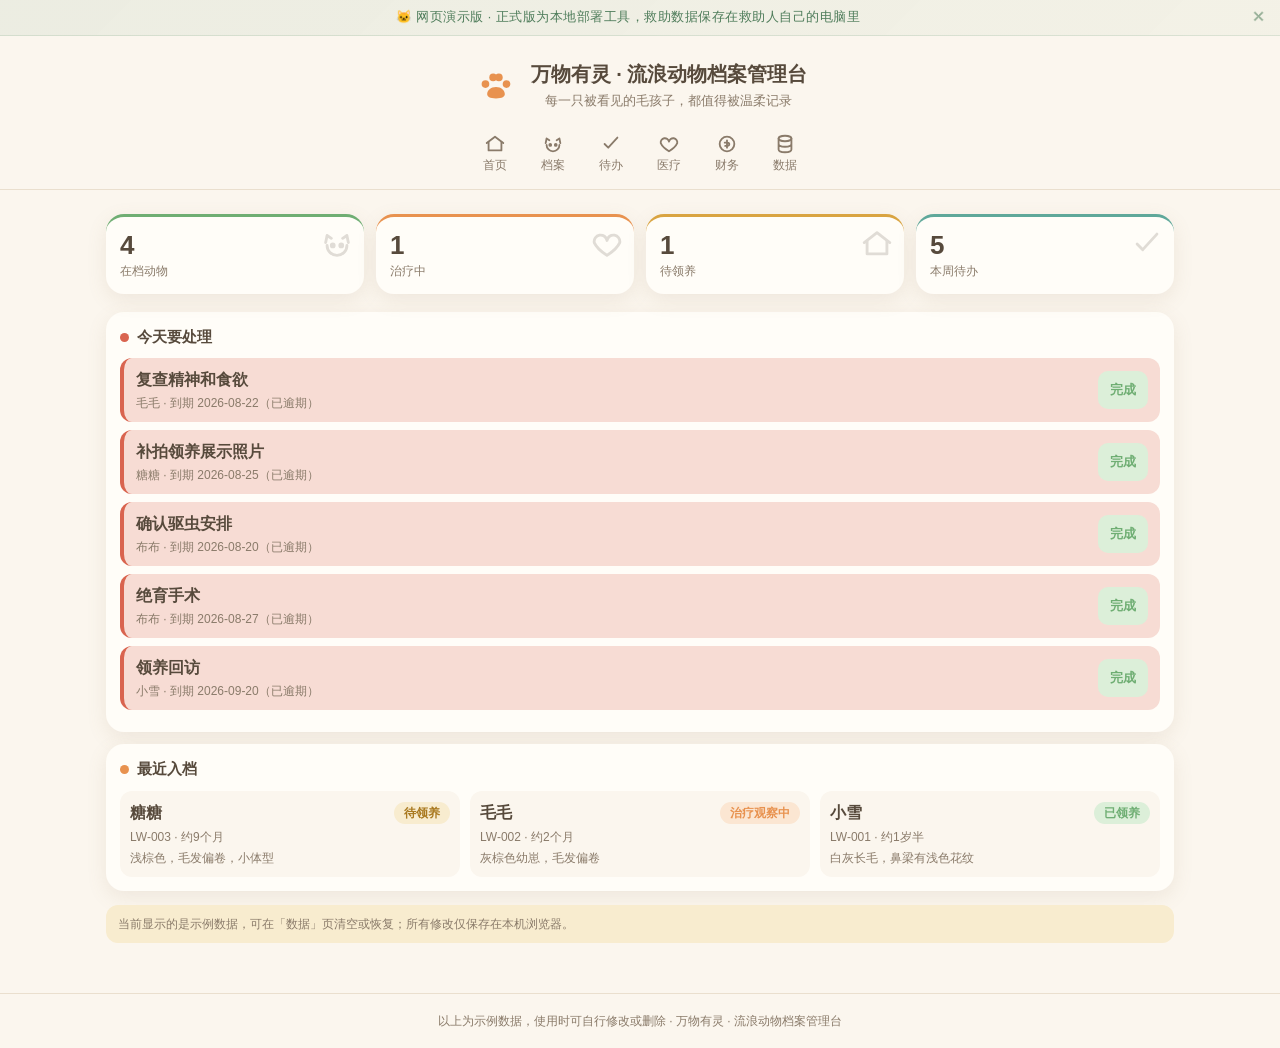
<file: demo/cat-archive/index.html>
<!DOCTYPE html>
<html lang="zh-CN">
<head>
<meta charset="UTF-8">
<meta name="viewport" content="width=device-width, initial-scale=1, viewport-fit=cover">
<title>万物有灵 · 流浪动物档案管理台</title>
<!-- 本工作台为本地单文件版本：数据存于浏览器 localStorage，支持 CSV / JSON 导入导出备份。资料库能力当前不可用，已自动降级为本地方案。 -->
<style>
  :root{
    --bg:#FBF6EE; --bg2:#F3E9DA; --card:#FFFDF8;
    --ink:#574A3C; --ink2:#8A7B6A; --line:#EADFCE;
    --orange:#E8924F; --orange-soft:#FBE6D2;
    --green:#6FAE73; --green-soft:#DCEFD9;
    --amber:#D9A441; --amber-soft:#F8ECCF;
    --teal:#5FA89A;  --teal-soft:#D6ECE7;
    --red:#D9644F;   --red-soft:#F7DCD4;
    --shadow:0 6px 20px rgba(150,120,90,.12);
    --radius:18px;
  }
  *{box-sizing:border-box}
  html,body{margin:0;padding:0}
  .demo-banner{position:relative;background:linear-gradient(135deg,rgba(64,125,88,.08),rgba(122,158,106,.06));border-bottom:1px solid rgba(64,125,88,.14);color:#4e7c5a;font-size:12.5px;padding:8px 40px 8px 16px;text-align:center;letter-spacing:.5px;z-index:5}
  .demo-banner button{position:absolute;right:6px;top:50%;transform:translateY(-50%);background:none;border:none;color:#4e7c5a;opacity:.55;cursor:pointer;font-size:14px;padding:4px 8px;line-height:1}
  .demo-banner button:hover{opacity:1}
  body{
    font-family:"PingFang SC","Hiragino Sans GB","Microsoft YaHei","Yuanti SC",-apple-system,sans-serif;
    background:var(--bg); color:var(--ink); font-size:16px; line-height:1.5;
    -webkit-text-size-adjust:100%;
  }
  h1,h2,h3{margin:0;font-weight:700}
  button{font-family:inherit;cursor:pointer}
  /* top bar */
  .topbar{padding:20px 16px 6px;text-align:center}
  .hero{display:flex;gap:12px;align-items:center;justify-content:center;flex-wrap:wrap;padding:6px 4px 2px}
  .hero-ic{width:46px;height:46px;color:var(--orange);flex:0 0 auto}
  .hero h1{font-size:20px;line-height:1.25;color:var(--ink)}
  .sub{margin:4px 0 0;color:var(--ink2);font-size:13px}
  /* tabs */
  .tabs{position:sticky;top:0;z-index:20;display:flex;gap:4px;justify-content:center;
    background:rgba(251,246,238,.94);backdrop-filter:blur(6px);padding:8px 8px;border-bottom:1px solid var(--line);flex-wrap:wrap}
  .tab{display:flex;flex-direction:column;align-items:center;gap:2px;padding:7px 14px;border:none;background:transparent;
    color:var(--ink2);border-radius:12px;font-size:12px;min-width:54px}
  .tab svg{width:22px;height:22px}
  .tab.active{color:var(--orange);background:var(--orange-soft)}
  /* main */
  main{max-width:1100px;margin:0 auto;padding:8px}
  .page{display:none;padding:10px 6px 20px}
  .page.active{display:block}
  .page-h{display:flex;align-items:center;justify-content:space-between;margin:6px 2px 14px;gap:10px}
  .page-h h2{font-size:18px}
  /* buttons */
  .btn{border:none;border-radius:12px;padding:10px 16px;font-size:15px;min-height:44px;background:var(--bg2);color:var(--ink)}
  .btn.primary{background:var(--orange);color:#fff}
  .btn.ghost{background:transparent;border:1px solid var(--line);color:var(--ink2)}
  .btn.warn{background:var(--red-soft);color:var(--red)}
  .btn.sm{padding:7px 12px;font-size:13px;min-height:38px}
  .mini{border:none;border-radius:10px;padding:7px 12px;font-size:13px;min-height:38px;background:var(--green-soft);color:var(--green);font-weight:600}
  .mini:active{transform:scale(.96)}
  /* stat cards */
  .stats{display:grid;grid-template-columns:repeat(4,1fr);gap:12px;margin:6px 2px 18px}
  .stat{background:var(--card);border-radius:var(--radius);padding:14px;box-shadow:var(--shadow);position:relative;overflow:hidden}
  .stat.c-green{border-top:3px solid var(--green)}
  .stat.c-orange{border-top:3px solid var(--orange)}
  .stat.c-amber{border-top:3px solid var(--amber)}
  .stat.c-teal{border-top:3px solid var(--teal)}
  .stat-ic{position:absolute;right:10px;top:10px;opacity:.18;width:34px;height:34px}
  .stat-n{font-size:26px;font-weight:800;line-height:1.1}
  .stat-l{font-size:12px;color:var(--ink2);margin-top:2px}
  /* blocks */
  .block{background:var(--card);border-radius:var(--radius);box-shadow:var(--shadow);padding:14px;margin:12px 2px}
  .block-h{display:flex;align-items:center;gap:8px;font-weight:700;font-size:15px;margin-bottom:10px}
  .dot{width:9px;height:9px;border-radius:50%;background:var(--orange);display:inline-block}
  .dot.red{background:var(--red)}
  /* urgent */
  .urg{display:flex;align-items:center;justify-content:space-between;gap:10px;padding:10px 12px;border-radius:12px;background:var(--bg);margin-bottom:8px;border-left:4px solid var(--amber)}
  .urg.od{border-left-color:var(--red);background:var(--red-soft)}
  .urg-t{font-weight:600}
  .urg-m{font-size:12px;color:var(--ink2);margin-top:2px}
  /* recent */
  .rgrid{display:grid;grid-template-columns:repeat(3,1fr);gap:10px}
  .rcard{background:var(--bg);border-radius:12px;padding:10px;cursor:pointer}
  .rc-top{display:flex;align-items:center;justify-content:space-between;gap:6px;font-weight:700}
  .rc-sub{font-size:12px;color:var(--ink2);margin-top:3px}
  .note-banner{margin:14px 2px;font-size:12px;color:var(--ink2);background:var(--amber-soft);padding:10px 12px;border-radius:12px}
  /* chips */
  .chips{display:flex;gap:8px;flex-wrap:wrap;margin:4px 2px 14px}
  .chip{border:1px solid var(--line);background:var(--card);border-radius:20px;padding:7px 14px;font-size:13px;color:var(--ink2)}
  .chip.on{background:var(--orange);color:#fff;border-color:var(--orange)}
  /* animal grid */
  .grid{display:grid;grid-template-columns:repeat(auto-fill,minmax(230px,1fr));gap:14px}
  .acard{background:var(--card);border-radius:var(--radius);box-shadow:var(--shadow);padding:14px;cursor:pointer;transition:transform .12s}
  .acard:active{transform:scale(.98)}
  .acard-top{display:flex;align-items:center;gap:10px;margin-bottom:10px}
  .avatar{width:42px;height:42px;border-radius:50%;background:var(--orange-soft);color:var(--orange);display:flex;align-items:center;justify-content:center;font-weight:800;font-size:18px;flex:0 0 auto}
  .nm{font-weight:700;font-size:16px}
  .code{font-size:11px;color:var(--ink2)}
  .acard-row{font-size:13px;color:var(--ink2);margin-top:4px;display:flex;gap:6px}
  .acard-row span{flex:0 0 auto;color:var(--ink);font-weight:600}
  /* badges */
  .badge{display:inline-block;padding:2px 10px;border-radius:20px;font-size:12px;font-weight:600;white-space:nowrap}
  .badge.green{background:var(--green-soft);color:var(--green)}
  .badge.orange{background:var(--orange-soft);color:var(--orange)}
  .badge.amber{background:var(--amber-soft);color:#a9791f}
  .badge.teal{background:var(--teal-soft);color:var(--teal)}
  .badge.gray{background:#ECE6DC;color:var(--ink2)}
  .badge.red{background:var(--red-soft);color:var(--red)}
  /* todo */
  .todo-group{margin:10px 2px 16px}
  .tg-h{display:flex;align-items:center;gap:8px;font-weight:700;margin-bottom:8px;font-size:15px}
  .tg-c{background:var(--bg2);color:var(--ink2);border-radius:20px;padding:0 9px;font-size:12px;font-weight:700}
  .todo-item{display:flex;align-items:center;justify-content:space-between;gap:10px;background:var(--card);border-radius:12px;box-shadow:var(--shadow);padding:11px 13px;margin-bottom:8px}
  .todo-group.od .todo-item{border-left:4px solid var(--red);background:var(--red-soft)}
  .ti-t{font-weight:600}
  .ti-m{font-size:12px;color:var(--ink2);margin-top:2px}
  /* medical timeline */
  .timeline{margin:12px 2px}
  .tl-title{font-weight:700;color:var(--orange);margin-bottom:8px;font-size:15px}
  .tl-item{display:flex;gap:10px;margin-bottom:10px}
  .tl-dot{width:12px;height:12px;border-radius:50%;background:var(--orange);margin-top:6px;flex:0 0 auto;box-shadow:0 0 0 4px var(--orange-soft)}
  .tl-card{background:var(--card);border-radius:12px;box-shadow:var(--shadow);padding:11px 13px;flex:1}
  .tl-date{font-size:13px;color:var(--ink2);font-weight:600}
  .tl-desc{margin-top:3px}
  .tl-cost{margin-top:4px;color:var(--green);font-weight:700;font-size:13px}
  .tl-note{margin-top:3px;font-size:12px;color:var(--ink2)}
  /* finance */
  .fin-sum{display:grid;grid-template-columns:1fr 1fr;gap:12px;margin:4px 2px 12px}
  .fin-card{background:var(--card);border-radius:var(--radius);box-shadow:var(--shadow);padding:16px}
  .fin-card.in{border-left:4px solid var(--green)}
  .fin-card.out{border-left:4px solid var(--orange)}
  .fin-n{font-size:24px;font-weight:800}
  .fin-card.in .fin-n{color:var(--green)}
  .fin-card.out .fin-n{color:var(--orange)}
  .fin-l{font-size:12px;color:var(--ink2);margin-top:2px}
  .bar-wrap{margin:6px 2px 16px}
  .bar-legend{display:flex;gap:14px;font-size:12px;color:var(--ink2);margin-bottom:6px}
  .lg{display:inline-flex;align-items:center;gap:5px}
  .lg::before{content:"";width:10px;height:10px;border-radius:3px;display:inline-block}
  .lg.green::before{background:var(--green)}
  .lg.orange::before{background:var(--orange)}
  /* tables */
  .scroll{overflow-x:auto;-webkit-overflow-scrolling:touch}
  .tbl{min-width:540px;width:100%;border-collapse:collapse;font-size:13px}
  .tbl th{text-align:left;color:var(--ink2);font-weight:600;padding:8px 10px;border-bottom:2px solid var(--line);white-space:nowrap}
  .tbl td{padding:9px 10px;border-bottom:1px solid var(--line);vertical-align:top}
  .tbl td.red{color:var(--red);font-weight:700;white-space:nowrap}
  .tbl .empty{text-align:center;color:var(--ink2);padding:18px}
  /* data page */
  .panel{background:var(--card);border-radius:var(--radius);box-shadow:var(--shadow);padding:14px;margin:12px 2px}
  .panel h3{font-size:15px;margin-bottom:10px}
  .btnrow{display:flex;gap:10px;flex-wrap:wrap}
  .hint{font-size:12px;color:var(--ink2);margin:8px 0 0}
  .sync{margin:14px 2px;font-size:12px;color:var(--ink2);text-align:center}
  .csvgrid{display:grid;grid-template-columns:repeat(auto-fill,minmax(150px,1fr));gap:10px;margin-top:6px}
  .csvcell{background:var(--bg);border-radius:12px;padding:10px;text-align:center}
  .csvcell .t{font-size:13px;font-weight:600;margin-bottom:8px}
  .csvcell .b{display:flex;gap:6px;justify-content:center}
  .csvcell .b .btn{padding:6px 10px;font-size:12px;min-height:36px;flex:1}
  /* empty */
  .empty{text-align:center;color:var(--ink2);padding:24px 10px;font-size:14px}
  .empty.small{padding:14px;font-size:13px}
  /* modal */
  .mask{position:fixed;inset:0;background:rgba(60,45,30,.42);display:flex;align-items:flex-end;justify-content:center;z-index:50;padding:0}
  .modal{background:var(--card);width:100%;max-width:560px;border-radius:20px 20px 0 0;max-height:90vh;display:flex;flex-direction:column;animation:rise .18s ease}
  @keyframes rise{from{transform:translateY(30px);opacity:.6}to{transform:none;opacity:1}}
  .m-h{display:flex;align-items:center;justify-content:space-between;padding:16px 18px;border-bottom:1px solid var(--line);font-size:17px;font-weight:700}
  .m-h .x{background:transparent;border:none;color:var(--ink2);width:36px;height:36px;display:flex;align-items:center;justify-content:center}
  .m-b{padding:14px 18px;overflow-y:auto}
  .m-f{display:flex;gap:10px;padding:12px 18px;border-top:1px solid var(--line)}
  .m-f .btn{flex:1}
  .fld{display:block;margin-bottom:12px}
  .fld>span{display:block;font-size:13px;color:var(--ink2);margin-bottom:5px;font-weight:600}
  .fld>span i{color:var(--red);font-style:normal}
  .fld input,.fld select,.fld textarea{width:100%;border:1px solid var(--line);border-radius:11px;padding:11px 12px;font-size:16px;background:#fff;color:var(--ink);font-family:inherit}
  .fld textarea{resize:vertical}
  .fld input:focus,.fld select:focus,.fld textarea:focus{outline:none;border-color:var(--orange)}
  .d-list{display:flex;flex-direction:column;gap:2px}
  .d-row{display:flex;gap:10px;padding:8px 2px;border-bottom:1px dashed var(--line);font-size:14px}
  .d-k{flex:0 0 92px;color:var(--ink2)}
  .d-v{flex:1;word-break:break-word}
  /* footer */
  .foot{text-align:center;font-size:12px;color:var(--ink2);padding:18px 16px calc(18px + env(safe-area-inset-bottom));border-top:1px solid var(--line);margin-top:8px}
  /* mobile */
  @media(max-width:768px){
    .tabs{position:fixed;bottom:0;left:0;right:0;top:auto;justify-content:space-around;flex-wrap:nowrap;
      background:var(--card);border-top:1px solid var(--line);box-shadow:0 -4px 16px rgba(150,120,90,.1);
      padding:5px 2px;padding-bottom:calc(5px + env(safe-area-inset-bottom))}
    .tab{flex:1;min-width:0;padding:4px 2px}
    .tab svg{width:20px;height:20px}
    .tab span{font-size:10px;line-height:1.1}
    body{padding-bottom:86px}
    main{padding:4px}
    .stats{grid-template-columns:repeat(2,1fr);gap:10px}
    .rgrid{grid-template-columns:1fr}
    .fin-sum{grid-template-columns:1fr}
    .hero h1{font-size:18px}
  }
</style>
</head>
<body>
  <!-- 演示版标识 -->
  <div class="demo-banner" id="demoBanner">
    <span>🐱 网页演示版 · 正式版为本地部署工具，救助数据保存在救助人自己的电脑里</span>
    <button onclick="document.getElementById('demoBanner').remove()" title="知道了">✕</button>
  </div>

  <header class="topbar">
    <div class="hero">
      <span class="hero-ic" id="logo"></span>
      <div>
        <h1>万物有灵 · 流浪动物档案管理台</h1>
        <p class="sub">每一只被看见的毛孩子，都值得被温柔记录</p>
      </div>
    </div>
  </header>

  <nav class="tabs" id="tabs"></nav>

  <main>
    <section class="page active" id="page-home"></section>
    <section class="page" id="page-animal"></section>
    <section class="page" id="page-todo"></section>
    <section class="page" id="page-medical"></section>
    <section class="page" id="page-finance"></section>
    <section class="page" id="page-data"></section>
  </main>

  <footer class="foot">以上为示例数据，使用时可自行修改或删除 · 万物有灵 · 流浪动物档案管理台</footer>

  <div id="modalRoot"></div>

<script>
/* ============ 图标（内联 SVG，无外链） ============ */
const ICON = {
  paw:'<svg viewBox="0 0 24 24" width="100%" height="100%" fill="currentColor"><circle cx="6.5" cy="11" r="2"/><circle cx="10.5" cy="7.5" r="2"/><circle cx="13.5" cy="7.5" r="2"/><circle cx="17.5" cy="11" r="2"/><path d="M12 12.5c-2.8 0-4.6 1.9-4.6 3.7 0 1.4 1.3 2.3 4.6 2.3s4.6-.9 4.6-2.3c0-1.8-1.8-3.7-4.6-3.7z"/></svg>',
  home:'<svg viewBox="0 0 24 24" fill="none" stroke="currentColor" stroke-width="2" stroke-linecap="round" stroke-linejoin="round" width="100%" height="100%"><path d="M3 11l9-7 9 7"/><path d="M5 10v9h14v-9"/></svg>',
  cat:'<svg viewBox="0 0 24 24" fill="none" stroke="currentColor" stroke-width="2" stroke-linecap="round" stroke-linejoin="round" width="100%" height="100%"><path d="M4 11l1-5 3 2M20 11l-1-5-3 2"/><path d="M5 13a7 7 0 0 0 14 0"/><circle cx="9" cy="13" r="1"/><circle cx="15" cy="13" r="1"/></svg>',
  heart:'<svg viewBox="0 0 24 24" fill="none" stroke="currentColor" stroke-width="2" stroke-linecap="round" stroke-linejoin="round" width="100%" height="100%"><path d="M12 20s-7-4.5-9-9a4.5 4.5 0 0 1 9-1.5A4.5 4.5 0 0 1 21 11c-2 4.5-9 9-9 9z"/></svg>',
  check:'<svg viewBox="0 0 24 24" fill="none" stroke="currentColor" stroke-width="2" stroke-linecap="round" stroke-linejoin="round" width="100%" height="100%"><path d="M5 12l4 4 10-11"/></svg>',
  coin:'<svg viewBox="0 0 24 24" fill="none" stroke="currentColor" stroke-width="2" stroke-linecap="round" stroke-linejoin="round" width="100%" height="100%"><circle cx="12" cy="12" r="8"/><path d="M12 8v8M9.5 10.5h3.2a1.8 1.8 0 0 1 0 3.6H10"/></svg>',
  db:'<svg viewBox="0 0 24 24" fill="none" stroke="currentColor" stroke-width="2" stroke-linecap="round" stroke-linejoin="round" width="100%" height="100%"><ellipse cx="12" cy="6" rx="7" ry="3"/><path d="M5 6v6c0 1.7 3.1 3 7 3s7-1.3 7-3V6M5 12v6c0 1.7 3.1 3 7 3s7-1.3 7-3v-6"/></svg>',
  plus:'<svg viewBox="0 0 24 24" fill="none" stroke="currentColor" stroke-width="2.4" stroke-linecap="round" width="18" height="18"><path d="M12 5v14M5 12h14"/></svg>',
  close:'<svg viewBox="0 0 24 24" fill="none" stroke="currentColor" stroke-width="2.2" stroke-linecap="round" width="20" height="20"><path d="M6 6l12 12M18 6L6 18"/></svg>'
};

/* ============ 数据表结构 & 种子数据 ============ */
const HEAD = {
  animal:['编号','名字','性别','年龄估计','毛色特征','性格标签','生活状态','健康状态','出没地点','外貌特征','绝育状态','疫苗状态','驱虫下次日期','医疗备注','领养信息','入档日期'],
  medical:['编号','动物名字','就诊日期','医院名称','病情描述','治疗项目','费用(元)','备注'],
  todo:['编号','事项','相关动物','到期日期','状态','备注'],
  donation:['编号','日期','捐赠人','捐赠类型','金额或物资','数量/规格','用途说明','受赠动物'],
  expense:['编号','日期','支出类别','金额(元)','相关动物','备注']
};
const PREFIX={animal:'LW-',medical:'MED-',todo:'TODO-',donation:'DON-',expense:'EXP-'};
const TABLE_LABEL={animal:'动物档案',medical:'医疗记录',todo:'待办提醒',donation:'捐赠记录',expense:'费用支出'};
const STATUS_COLOR={'已领养':'green','治疗观察中':'orange','待领养':'amber','长期照护':'teal'};

const SEED = {
  animal: [
    { 编号:'LW-001', 名字:'小雪', 性别:'母', 年龄估计:'约1岁半', 毛色特征:'白灰长毛，鼻梁有浅色花纹', 性格标签:'亲人、安静、适合领养', 生活状态:'已领养', 健康状态:'已康复', 出没地点:'曾在幸福小区5号楼门口活动', 外貌特征:'右眼周围颜色更深，辨识度很高', 绝育状态:'已绝育', 疫苗状态:'已完成', 驱虫下次日期:'2026-10-25', 医疗备注:'初见时轻微流泪，已清洁观察并康复', 领养信息:'已由同城家庭领养，回访适应良好', 入档日期:'2026-03-15' },
    { 编号:'LW-002', 名字:'毛毛', 性别:'未知', 年龄估计:'约2个月', 毛色特征:'灰棕色幼崽，毛发偏卷', 性格标签:'虚弱、需要保暖、观察中', 生活状态:'治疗观察中', 健康状态:'治疗中', 出没地点:'临时安置在保暖毯里', 外貌特征:'身体小，需连续观察精神和食欲', 绝育状态:'未到年龄', 疫苗状态:'未接种', 驱虫下次日期:'2026-08-22', 医疗备注:'体温、食欲、排便需要连续观察', 领养信息:'', 入档日期:'2026-06-20' },
    { 编号:'LW-003', 名字:'糖糖', 性别:'母', 年龄估计:'约9个月', 毛色特征:'浅棕色，毛发偏卷，小体型', 性格标签:'胆小、可摸头、慢热', 生活状态:'待领养', 健康状态:'观察中', 出没地点:'常在地下车库入口附近出现', 外貌特征:'鼻尖颜色较深', 绝育状态:'待安排', 疫苗状态:'已打第一针', 驱虫下次日期:'2026-09-18', 医疗备注:'第一针疫苗后观察正常', 领养信息:'', 入档日期:'2026-07-01' },
    { 编号:'LW-004', 名字:'布布', 性别:'公', 年龄估计:'约1岁', 毛色特征:'棕灰色，额头毛发卷曲', 性格标签:'乖巧、亲近人、恢复期', 生活状态:'长期照护', 健康状态:'恢复期', 出没地点:'临时寄养中，等待身体稳定后开放领养', 外貌特征:'睡觉时喜欢把头埋进毯子', 绝育状态:'已预约', 疫苗状态:'未知', 驱虫下次日期:'2026-08-17', 医疗备注:'驱虫已逾期，绝育已预约，复查时间需提醒', 领养信息:'', 入档日期:'2026-01-10' }
  ],
  medical: [
    { 编号:'MED-001', 动物名字:'小雪', 就诊日期:'2026-03-16', 医院名称:'宠爱动物医院', 病情描述:'体检+驱虫', 治疗项目:'常规检查、内外驱虫', '费用(元)':180, 备注:'初次建档体检' },
    { 编号:'MED-002', 动物名字:'小雪', 就诊日期:'2026-05-26', 医院名称:'宠爱动物医院', 病情描述:'绝育手术', 治疗项目:'母猫绝育', '费用(元)':480, 备注:'术后恢复良好' },
    { 编号:'MED-003', 动物名字:'糖糖', 就诊日期:'2026-08-12', 医院名称:'宠爱动物医院', 病情描述:'疫苗接种', 治疗项目:'猫三联第一针', '费用(元)':120, 备注:'接种后观察正常' },
    { 编号:'MED-004', 动物名字:'毛毛', 就诊日期:'2026-06-20', 医院名称:'宠爱动物医院', 病情描述:'幼猫体检', 治疗项目:'体温检测、体重记录', '费用(元)':60, 备注:'建议保暖、少量多次喂食' }
  ],
  todo: [
    { 编号:'TODO-001', 事项:'复查精神和食欲', 相关动物:'毛毛', 到期日期:'2026-08-22', 状态:'待办', 备注:'连续观察体温和进食情况' },
    { 编号:'TODO-002', 事项:'补拍领养展示照片', 相关动物:'糖糖', 到期日期:'2026-08-25', 状态:'待办', 备注:'拍自然光正脸照，用于领养转发' },
    { 编号:'TODO-003', 事项:'确认驱虫安排', 相关动物:'布布', 到期日期:'2026-08-20', 状态:'待办', 备注:'驱虫已逾期，尽快安排' },
    { 编号:'TODO-004', 事项:'绝育手术', 相关动物:'布布', 到期日期:'2026-08-27', 状态:'待办', 备注:'已预约宠爱动物医院' },
    { 编号:'TODO-005', 事项:'领养回访', 相关动物:'小雪', 到期日期:'2026-09-20', 状态:'待办', 备注:'电话回访适应情况' }
  ],
  donation: [
    { 编号:'DON-001', 日期:'2026-08-15', 捐赠人:'陈女士', 捐赠类型:'现金', '金额或物资':'100元', '数量/规格':'-', 用途说明:'指定用于幼猫救助', 受赠动物:'毛毛' },
    { 编号:'DON-002', 日期:'2026-08-16', 捐赠人:'陈女士', 捐赠类型:'物资', '金额或物资':'幼猫粮', '数量/规格':'2kg×1袋', 用途说明:'日常喂养', 受赠动物:'毛毛' },
    { 编号:'DON-003', 日期:'2026-08-17', 捐赠人:'小区群友', 捐赠类型:'现金', '金额或物资':'66元', '数量/规格':'-', 用途说明:'猫粮支持', 受赠动物:'通用' },
    { 编号:'DON-004', 日期:'2026-08-19', 捐赠人:'小区群友', 捐赠类型:'物资', '金额或物资':'保暖毯', '数量/规格':'蓝色小毯子1条', 用途说明:'临时安置保暖', 受赠动物:'毛毛、布布' },
    { 编号:'DON-005', 日期:'2026-08-19', 捐赠人:'匿名好心人', 捐赠类型:'现金', '金额或物资':'50元', '数量/规格':'-', 用途说明:'用于复查和驱虫', 受赠动物:'通用' }
  ],
  expense: [
    { 编号:'EXP-001', 日期:'2026-08-14', 支出类别:'猫粮罐头', '金额(元)':86.5, 相关动物:'通用', 备注:'幼猫粮与主食罐补给' },
    { 编号:'EXP-002', 日期:'2026-08-18', 支出类别:'驱虫疫苗', '金额(元)':42, 相关动物:'布布', 备注:'驱虫药' },
    { 编号:'EXP-003', 日期:'2026-08-20', 支出类别:'交通', '金额(元)':28, 相关动物:'毛毛', 备注:'复查交通费' }
  ]
};

/* ============ 表单配置 ============ */
const FORMS = {
  animal:[
    {key:'名字',label:'名字',type:'text',required:true},
    {key:'性别',label:'性别',type:'select',options:['母','公','未知']},
    {key:'年龄估计',label:'年龄估计',type:'text'},
    {key:'毛色特征',label:'毛色特征',type:'text'},
    {key:'性格标签',label:'性格标签',type:'text',hint:'多个用、分隔'},
    {key:'生活状态',label:'生活状态',type:'select',options:['已领养','治疗观察中','待领养','长期照护']},
    {key:'健康状态',label:'健康状态',type:'text'},
    {key:'出没地点',label:'出没地点',type:'text'},
    {key:'外貌特征',label:'外貌特征',type:'text'},
    {key:'绝育状态',label:'绝育状态',type:'select',options:['已绝育','已预约','待安排','未到年龄']},
    {key:'疫苗状态',label:'疫苗状态',type:'select',options:['已完成','已打第一针','未接种','未知']},
    {key:'驱虫下次日期',label:'驱虫下次日期',type:'date'},
    {key:'医疗备注',label:'医疗备注',type:'textarea'},
    {key:'领养信息',label:'领养信息',type:'textarea'},
    {key:'入档日期',label:'入档日期',type:'date'}
  ],
  medical:[
    {key:'动物名字',label:'动物名字',type:'select',dyn:'animalNames',required:true},
    {key:'就诊日期',label:'就诊日期',type:'date',required:true},
    {key:'医院名称',label:'医院名称',type:'text'},
    {key:'病情描述',label:'病情描述',type:'text'},
    {key:'治疗项目',label:'治疗项目',type:'text'},
    {key:'费用(元)',label:'费用(元)',type:'number'},
    {key:'备注',label:'备注',type:'textarea'}
  ],
  todo:[
    {key:'事项',label:'事项',type:'text',required:true},
    {key:'相关动物',label:'相关动物',type:'select',dyn:'animalNamesGen',required:true},
    {key:'到期日期',label:'到期日期',type:'date',required:true},
    {key:'状态',label:'状态',type:'select',options:['待办','已完成']},
    {key:'备注',label:'备注',type:'textarea'}
  ],
  donation:[
    {key:'日期',label:'日期',type:'date',required:true},
    {key:'捐赠人',label:'捐赠人',type:'text'},
    {key:'捐赠类型',label:'捐赠类型',type:'select',options:['现金','物资']},
    {key:'金额或物资',label:'金额或物资',type:'text',hint:'现金填金额如100元，物资填名称'},
    {key:'数量/规格',label:'数量/规格',type:'text'},
    {key:'用途说明',label:'用途说明',type:'text'},
    {key:'受赠动物',label:'受赠动物',type:'text'}
  ],
  expense:[
    {key:'日期',label:'日期',type:'date',required:true},
    {key:'支出类别',label:'支出类别',type:'select',options:['猫粮罐头','医疗','驱虫疫苗','交通','其他']},
    {key:'金额(元)',label:'金额(元)',type:'number',required:true},
    {key:'相关动物',label:'相关动物',type:'text'},
    {key:'备注',label:'备注',type:'textarea'}
  ]
};

/* ============ 状态 & 存储 ============ */
const LS_KEY='wb_stray_v1';
let state = load();
let animalFilter='全部';
let editing=null;
let modalSave=null;

function clone(o){ return JSON.parse(JSON.stringify(o)); }
function load(){
  try{ const s=localStorage.getItem(LS_KEY); if(s){ const d=JSON.parse(s); if(d&&d.animal) return d; } }catch(e){}
  return clone(SEED);
}
function save(){ try{ localStorage.setItem(LS_KEY, JSON.stringify(state)); }catch(e){} }

/* ============ 工具 ============ */
function esc(v){ return v==null?'':String(v).replace(/&/g,'&amp;').replace(/</g,'&lt;').replace(/>/g,'&gt;').replace(/"/g,'&quot;'); }
function todayStr(){ const d=new Date(); const p=n=>String(n).padStart(2,'0'); return d.getFullYear()+'-'+p(d.getMonth()+1)+'-'+p(d.getDate()); }
function dayDiff(a,b){ const da=new Date(a+'T00:00:00'); const db=new Date(b+'T00:00:00'); return Math.round((da-db)/86400000); }
function parseNum(v){ if(v==null) return 0; const m=String(v).replace(/[^\d.]/g,'').match(/\d+(\.\d+)?/); return m?parseFloat(m[0]):0; }
function money(n){ return '¥'+Number(n).toLocaleString('zh-CN',{minimumFractionDigits:2,maximumFractionDigits:2}); }
function statusCls(s){ return STATUS_COLOR[s]||'gray'; }
function badge(s){ return '<span class="badge '+statusCls(s)+'">'+esc(s)+'</span>'; }
function donateBadge(t){ return '<span class="badge '+(t==='现金'?'green':'amber')+'">'+esc(t)+'</span>'; }
function todoBadge(st){ return '<span class="badge '+(st==='已完成'?'green':'gray')+'">'+esc(st)+'</span>'; }

function nextId(t){
  const p=PREFIX[t]; let max=0;
  state[t].forEach(r=>{ const n=parseInt(String(r.编号).replace(p,'')); if(!isNaN(n)&&n>max) max=n; });
  return p+String(max+1).padStart(3,'0');
}
function getRec(t,id){ return state[t].find(r=>r.编号===id); }

/* ============ 导航 ============ */
const TABS=[
  {id:'home',label:'首页',icon:'home'},
  {id:'animal',label:'档案',icon:'cat'},
  {id:'todo',label:'待办',icon:'check'},
  {id:'medical',label:'医疗',icon:'heart'},
  {id:'finance',label:'财务',icon:'coin'},
  {id:'data',label:'数据',icon:'db'}
];
function buildTabs(){
  document.getElementById('tabs').innerHTML = TABS.map(t=>
    '<button class="tab" data-tab="'+t.id+'" onclick="switchTab(\''+t.id+'\')">'+ICON[t.icon]+'<span>'+t.label+'</span></button>'
  ).join('');
}
function switchTab(t){
  TABS.forEach(x=>{
    const b=document.querySelector('.tab[data-tab="'+x.id+'"]');
    if(b) b.classList.toggle('active', x.id===t);
  });
  document.querySelectorAll('.page').forEach(p=>p.classList.toggle('active', p.id==='page-'+t));
  renderAll();
  window.scrollTo(0,0);
}

/* ============ 渲染：首页 ============ */
function renderHome(){
  const today=todayStr();
  const a=state.animal;
  const total=a.length;
  const treating=a.filter(x=>x.生活状态==='治疗观察中').length;
  const adopt=a.filter(x=>x.生活状态==='待领养').length;
  const wk=state.todo.filter(t=>t.状态==='待办' && dayDiff(t.到期日期,today)<=7).length;
  const overdue=state.todo.filter(t=>t.状态==='待办' && dayDiff(t.到期日期,today)<0);
  const todayItems=state.todo.filter(t=>t.状态==='待办' && dayDiff(t.到期日期,today)===0);
  const urgent=[...overdue.map(t=>({...t,_od:true})), ...todayItems.map(t=>({...t,_od:false}))];
  const recent=[...a].sort((x,y)=>y.入档日期.localeCompare(x.入档日期)).slice(0,3);

  const stat=(c,l,n,ic)=>'<div class="stat c-'+c+'"><span class="stat-ic">'+ic+'</span><div class="stat-n">'+n+'</div><div class="stat-l">'+l+'</div></div>';
  let urgentHtml = urgent.length
    ? urgent.map(t=>'<div class="urg '+(t._od?'od':'')+'"><div class="urg-l"><div class="urg-t">'+esc(t.事项)+'</div><div class="urg-m">'+esc(t.相关动物)+' · 到期 '+esc(t.到期日期)+(t._od?'（已逾期）':'（今天）')+'</div></div><button class="mini" onclick="completeTodo(\''+t.编号+'\')">完成</button></div>').join('')
    : '<div class="empty small">暂无临近待办，一切顺利</div>';
  const recentHtml = recent.map(x=>'<div class="rcard" onclick="openDetail(\''+x.编号+'\')"><div class="rc-top">'+esc(x.名字)+badge(x.生活状态)+'</div><div class="rc-sub">'+esc(x.编号)+' · '+esc(x.年龄估计)+'</div><div class="rc-sub">'+esc(x.毛色特征)+'</div></div>').join('');

  document.getElementById('page-home').innerHTML =
    '<div class="stats">'+stat('green','在档动物',total,ICON.cat)+stat('orange','治疗中',treating,ICON.heart)+stat('amber','待领养',adopt,ICON.home)+stat('teal','本周待办',wk,ICON.check)+'</div>'+
    '<div class="block"><div class="block-h"><span class="dot red"></span>今天要处理</div>'+urgentHtml+'</div>'+
    '<div class="block"><div class="block-h"><span class="dot"></span>最近入档</div><div class="rgrid">'+recentHtml+'</div></div>'+
    '<div class="note-banner">当前显示的是示例数据，可在「数据」页清空或恢复；所有修改仅保存在本机浏览器。</div>';
}

/* ============ 渲染：档案总览 ============ */
function renderAnimal(){
  const filters=['全部','已领养','治疗观察中','待领养','长期照护'];
  const fb=filters.map(f=>'<button class="chip '+(animalFilter===f?'on':'')+'" onclick="setFilter(\''+f+'\')">'+f+'</button>').join('');
  const list = animalFilter==='全部' ? state.animal : state.animal.filter(x=>x.生活状态===animalFilter);
  const cards = list.length
    ? list.map(a=>'<div class="acard" onclick="openDetail(\''+a.编号+'\')"><div class="acard-top"><span class="avatar">'+esc(a.名字.slice(0,1))+'</span><div><div class="nm">'+esc(a.名字)+'</div><div class="code">'+esc(a.编号)+'</div></div>'+badge(a.生活状态)+'</div><div class="acard-row"><span>毛色</span>'+esc(a.毛色特征||'—')+'</div><div class="acard-row"><span>年龄</span>'+esc(a.年龄估计||'—')+'</div></div>').join('')
    : '<div class="empty">该状态下暂无动物，点击右上角「+ 新增动物」添加</div>';
  document.getElementById('page-animal').innerHTML =
    '<div class="page-h"><h2>档案总览</h2><button class="btn primary" onclick="openForm(\'animal\')">'+ICON.plus+' 新增动物</button></div>'+
    '<div class="chips">'+fb+'</div><div class="grid">'+cards+'</div>';
}
function setFilter(f){ animalFilter=f; renderAnimal(); }

/* ============ 渲染：待办 ============ */
function renderTodo(){
  const today=todayStr();
  const g={逾期:[],今天:[],本周:[],以后:[],已完成:[]};
  state.todo.forEach(t=>{
    if(t.状态==='已完成'){ g['已完成'].push(t); return; }
    const d=dayDiff(t.到期日期,today);
    if(d<0) g['逾期'].push(t);
    else if(d===0) g['今天'].push(t);
    else if(d<=7) g['本周'].push(t);
    else g['以后'].push(t);
  });
  const order=['逾期','今天','本周','以后','已完成'];
  let html='<div class="page-h"><h2>待办提醒</h2><button class="btn primary" onclick="openForm(\'todo\')">'+ICON.plus+' 新增待办</button></div>';
  let any=false;
  order.forEach(name=>{
    const arr=g[name]; if(!arr.length) return; any=true;
    const od = name==='逾期';
    html+='<div class="todo-group'+(od?' od':'')+'"><div class="tg-h">'+(od?'<span class="dot red"></span>':'<span class="dot"></span>')+name+' <span class="tg-c">'+arr.length+'</span></div>'+
      arr.map(t=>'<div class="todo-item'+(od?' od':'')+'"><div class="ti-main"><div class="ti-t">'+esc(t.事项)+'</div><div class="ti-m">'+esc(t.相关动物)+' · 到期 '+esc(t.到期日期)+'</div></div><div class="ti-act"><button class="mini" onclick="completeTodo(\''+t.编号+'\')">完成</button></div></div>').join('')+'</div>';
  });
  if(!any) html+='<div class="empty">暂无待办，添加一条开始吧</div>';
  document.getElementById('page-todo').innerHTML=html;
}
function completeTodo(id){
  const t=getRec('todo',id); if(!t) return;
  t.状态='已完成'; save(); renderAll();
}

/* ============ 渲染：医疗 ============ */
function renderMedical(){
  const groups={};
  state.medical.forEach(m=>{ (groups[m.动物名字]=groups[m.动物名字]||[]).push(m); });
  const names=Object.keys(groups).sort();
  let html='<div class="page-h"><h2>医疗记录</h2><button class="btn primary" onclick="openForm(\'medical\')">'+ICON.plus+' 新增记录</button></div>';
  if(!names.length){ html+='<div class="empty">暂无医疗记录</div>'; }
  names.forEach(n=>{
    const items=groups[n].slice().sort((a,b)=>b.就诊日期.localeCompare(a.就诊日期));
    html+='<div class="timeline"><div class="tl-title">'+esc(n)+'</div>'+
      items.map(m=>'<div class="tl-item"><div class="tl-dot"></div><div class="tl-card"><div class="tl-date">'+esc(m.就诊日期)+' · '+esc(m.医院名称)+'</div><div class="tl-desc"><b>'+esc(m.病情描述)+'</b> · '+esc(m.治疗项目)+'</div><div class="tl-cost">费用 '+money(m['费用(元)'])+'</div>'+(m.备注?'<div class="tl-note">'+esc(m.备注)+'</div>':'')+'</div></div>').join('')+'</div>';
  });
  document.getElementById('page-medical').innerHTML=html;
}

/* ============ 渲染：财务 ============ */
function renderFinance(){
  const cash=state.donation.filter(d=>d.捐赠类型==='现金').reduce((s,d)=>s+parseNum(d['金额或物资']),0);
  const exp=state.expense.reduce((s,e)=>s+parseNum(e['金额(元)']),0);
  const total=(cash+exp)||1;
  const bar='<svg viewBox="0 0 100 16" width="100%" height="16" preserveAspectRatio="none" style="border-radius:8px;display:block"><rect x="0" y="0" width="'+(cash/total*100)+'" height="16" fill="#6FAE73"/><rect x="'+(cash/total*100)+'" y="0" width="'+(exp/total*100)+'" height="16" fill="#E8924F"/></svg>';
  const don=state.donation.slice().sort((a,b)=>b.日期.localeCompare(a.日期));
  const expn=state.expense.slice().sort((a,b)=>b.日期.localeCompare(a.日期));
  const donRows=don.length?don.map(d=>'<tr><td>'+esc(d.日期)+'</td><td>'+esc(d.捐赠人)+'</td><td>'+donateBadge(d.捐赠类型)+'</td><td>'+esc(d['金额或物资'])+'</td><td>'+esc(d['数量/规格'])+'</td><td>'+esc(d.用途说明)+'</td><td>'+esc(d.受赠动物)+'</td></tr>').join(''):'<tr><td colspan="7" class="empty">暂无捐赠记录</td></tr>';
  const expRows=expn.length?expn.map(e=>'<tr><td>'+esc(e.日期)+'</td><td>'+esc(e.支出类别)+'</td><td class="red">'+money(e['金额(元)'])+'</td><td>'+esc(e.相关动物)+'</td><td>'+esc(e.备注)+'</td></tr>').join(''):'<tr><td colspan="5" class="empty">暂无支出记录</td></tr>';
  document.getElementById('page-finance').innerHTML=
    '<div class="page-h"><h2>捐赠与财务</h2><button class="btn primary" onclick="openForm(\'expense\')">'+ICON.plus+' 记一笔支出</button></div>'+
    '<div class="fin-sum"><div class="fin-card in"><div class="fin-n">'+money(cash)+'</div><div class="fin-l">累计收到现金捐赠</div></div><div class="fin-card out"><div class="fin-n">'+money(exp)+'</div><div class="fin-l">累计支出</div></div></div>'+
    '<div class="bar-wrap"><div class="bar-legend"><span class="lg green">收入</span><span class="lg orange">支出</span></div>'+bar+'</div>'+
    '<div class="block"><div class="block-h">捐赠记录</div><div class="scroll"><table class="tbl"><thead><tr><th>日期</th><th>捐赠人</th><th>类型</th><th>金额/物资</th><th>规格</th><th>用途</th><th>受赠</th></tr></thead><tbody>'+donRows+'</tbody></table></div></div>'+
    '<div class="block"><div class="block-h">费用支出</div><div class="scroll"><table class="tbl"><thead><tr><th>日期</th><th>类别</th><th>金额</th><th>相关动物</th><th>备注</th></tr></thead><tbody>'+expRows+'</tbody></table></div></div>';
}

/* ============ 数据管理页 ============ */
function renderData(){
  const tables=Object.keys(HEAD);
  const cells=tables.map(t=>
    '<div class="csvcell"><div class="t">'+TABLE_LABEL[t]+'</div><div class="b"><button class="btn sm" onclick="exportCSV(\''+t+'\')">导出</button><button class="btn sm" onclick="importCSV(\''+t+'\')">导入</button></div></div>'
  ).join('');
  document.getElementById('page-data').innerHTML=
    '<div class="page-h"><h2>数据管理</h2></div>'+
    '<div class="panel"><h3>备份与恢复（推荐定期备份）</h3><div class="btnrow"><button class="btn primary" onclick="exportJSON()">导出全部 JSON 备份</button><button class="btn" onclick="importJSON()">导入恢复 JSON</button></div><p class="hint">JSON 备份可完整保存全部数据，导入会覆盖当前所有内容。</p></div>'+
    '<div class="panel"><h3>示例数据</h3><div class="btnrow"><button class="btn warn" onclick="clearData()">清空示例数据</button><button class="btn" onclick="resetSeed()">恢复示例数据</button></div><p class="hint">清空后所有内容将变为空，建议先导出备份；恢复会重新载入示例。</p></div>'+
    '<div class="panel"><h3>按表导入 / 导出 CSV</h3><div class="csvgrid">'+cells+'</div><p class="hint">CSV 即数据表，可用 Excel / 表格软件打开编辑后再导入。</p></div>'+
    '<div class="sync">存储模式：本地浏览器存储（localStorage）· 数据仅保存在你当前设备</div>';
}

/* ============ 弹窗 ============ */
function showModal(title, bodyHtml, onSave){
  modalSave = onSave||null;
  document.getElementById('modalRoot').innerHTML =
    '<div class="mask" onclick="if(event.target===this)closeModal()"><div class="modal">'+
      '<div class="m-h"><span>'+esc(title)+'</span><button class="x" onclick="closeModal()" aria-label="关闭">'+ICON.close+'</button></div>'+
      '<div class="m-b">'+bodyHtml+'</div>'+
      '<div class="m-f"><button class="btn ghost" onclick="closeModal()">取消</button>'+(onSave?'<button class="btn primary" onclick="if(modalSave)modalSave()">保存</button>':'')+'</div>'+
    '</div></div>';
}
function closeModal(){ document.getElementById('modalRoot').innerHTML=''; }

function openForm(t, rec){
  editing={table:t, rec:rec||null};
  const cfg=FORMS[t];
  let body='';
  cfg.forEach(f=>{
    let opts=[];
    if(f.type==='select'){
      opts=f.options||[];
      if(f.dyn==='animalNames') opts=state.animal.map(a=>a.名字);
      if(f.dyn==='animalNamesGen') opts=['通用',...state.animal.map(a=>a.名字)];
    }
    const val=rec?(rec[f.key]??''):'';
    let ctrl='';
    if(f.type==='select'){ ctrl='<select id="f_'+f.key+'">'+opts.map(o=>'<option '+(o===val?'selected':'')+'>'+esc(o)+'</option>').join('')+'</select>'; }
    else if(f.type==='textarea'){ ctrl='<textarea id="f_'+f.key+'" rows="3">'+esc(val)+'</textarea>'; }
    else if(f.type==='date'){ ctrl='<input type="date" id="f_'+f.key+'" value="'+esc(val)+'">'; }
    else if(f.type==='number'){ ctrl='<input type="number" id="f_'+f.key+'" value="'+esc(val)+'" step="0.01">'; }
    else { ctrl='<input type="text" id="f_'+f.key+'" value="'+esc(val)+'" placeholder="'+(f.hint||'')+'">'; }
    body+='<label class="fld"><span>'+f.label+(f.required?' <i>*</i>':'')+'</span>'+ctrl+'</label>';
  });
  showModal((rec?'编辑':'新增')+TABLE_LABEL[t], body, ()=>submitForm());
}
function fieldVal(key){ const el=document.getElementById('f_'+key); return el?el.value.trim():''; }
function submitForm(){
  const t=editing.table; const isEdit=!!editing.rec;
  const obj={};
  FORMS[t].forEach(f=>{ obj[f.key]=fieldVal(f.key); });
  for(const f of FORMS[t]){ if(f.required && !obj[f.key]){ alert('请填写：'+f.label); return; } }
  if(isEdit){ const i=state[t].findIndex(r=>r.编号===editing.rec.编号); if(i>=0) state[t][i]=obj; }
  else { obj.编号=nextId(t); state[t].push(obj); }
  save(); closeModal(); renderAll();
}

function openDetail(id){
  const a=getRec('animal',id); if(!a) return;
  const rows=HEAD.animal.map(k=>'<div class="d-row"><span class="d-k">'+k+'</span><span class="d-v">'+esc(a[k]||'—')+'</span></div>').join('');
  const body='<div class="d-list">'+rows+'</div><div class="m-f"><button class="btn ghost" onclick="closeModal()">关闭</button><button class="btn warn" onclick="delRecord(\'animal\',\''+id+'\')">删除</button><button class="btn primary" onclick="openForm(\'animal\',getRec(\'animal\',\''+id+'\'))">编辑</button></div>';
  showModal('档案详情 · '+esc(a.名字), body, null);
}
function delRecord(t,id){
  if(!confirm('确定删除该记录？此操作不可撤销。')) return;
  state[t]=state[t].filter(r=>r.编号!==id);
  save(); closeModal(); renderAll();
}

/* ============ 导入 / 导出 ============ */
function download(name, text, type){
  let content=text;
  if(type==='text/csv') content='\ufeff'+text;
  const blob=new Blob([content],{type:type+';charset=utf-8'});
  const url=URL.createObjectURL(blob);
  const a=document.createElement('a'); a.href=url; a.download=name; document.body.appendChild(a); a.click(); document.body.removeChild(a); URL.revokeObjectURL(url);
}
function csvEscape(v){ v=v==null?'':String(v); if(/[",\n\r]/.test(v)) return '"'+v.replace(/"/g,'""')+'"'; return v; }
function toCSVExport(t){ const h=HEAD[t]; const rows=state[t].map(r=>h.map(k=>csvEscape(r[k])).join(',')); return [h.map(csvEscape).join(','),...rows].join('\r\n'); }
function parseCSV(text){
  text=text.replace(/^\ufeff/,'');
  const rows=[]; let row=[]; let cur=''; let q=false;
  for(let i=0;i<text.length;i++){ const c=text[i];
    if(q){ if(c==='"'){ if(text[i+1]==='"'){cur+='"';i++;} else q=false; } else cur+=c; }
    else { if(c==='"'){q=true;} else if(c===','){row.push(cur);cur='';} else if(c==='\n'){row.push(cur);rows.push(row);row=[];cur='';} else if(c!=='\r'){cur+=c;} }
  }
  if(cur!==''||row.length){ row.push(cur); rows.push(row); }
  return rows.filter(r=>!(r.length===1&&r[0].trim()===''));
}
function pickFile(accept, cb){
  const inp=document.createElement('input'); inp.type='file'; inp.accept=accept;
  inp.onchange=e=>{ if(e.target.files&&e.target.files[0]) cb(e.target.files[0]); };
  inp.click();
}
function exportJSON(){ download('万物有灵-数据备份.json', JSON.stringify(state,null,2), 'application/json'); }
function importJSON(){
  pickFile('.json,application/json', f=>{
    const r=new FileReader();
    r.onload=()=>{ try{ const d=JSON.parse(r.result); if(d&&d.animal){ state=d; save(); renderAll(); alert('导入成功'); } else alert('文件格式不正确'); }catch(e){ alert('解析失败：'+e.message); } };
    r.readAsText(f);
  });
}
function exportCSV(t){ download(TABLE_LABEL[t]+'.csv', toCSVExport(t), 'text/csv'); }
function importCSV(t){
  pickFile('.csv,text/csv', f=>{
    if(!confirm('导入将覆盖当前「'+TABLE_LABEL[t]+'」的全部数据，确定继续？')) return;
    const r=new FileReader();
    r.onload=()=>{ try{
      const rows=parseCSV(r.result); const head=rows[0];
      if(JSON.stringify(head)!==JSON.stringify(HEAD[t]) && !confirm('表头与预期不一致，仍要导入吗？')) return;
      const data=rows.slice(1).map(rw=>{ const o={}; HEAD[t].forEach((k,i)=>o[k]=rw[i]!==undefined?rw[i]:''); return o; });
      state[t]=data; save(); renderAll(); alert('已导入 '+data.length+' 条记录');
    }catch(e){ alert('解析失败：'+e.message); } };
    r.readAsText(f);
  });
}
function clearData(){
  if(!confirm('确定清空所有示例数据？此操作不可恢复（建议先导出备份）。')) return;
  state={animal:[],medical:[],todo:[],donation:[],expense:[]}; save(); renderAll(); alert('已清空');
}
function resetSeed(){
  if(!confirm('将重新载入示例数据，当前数据会被覆盖，确定？')) return;
  state=clone(SEED); save(); renderAll(); alert('已恢复示例数据');
}

/* ============ 初始化 ============ */
function renderAll(){ renderHome(); renderAnimal(); renderTodo(); renderMedical(); renderFinance(); renderData(); }
document.getElementById('logo').innerHTML=ICON.paw;
buildTabs();
renderAll();
</script>
</body>
</html>
</file>
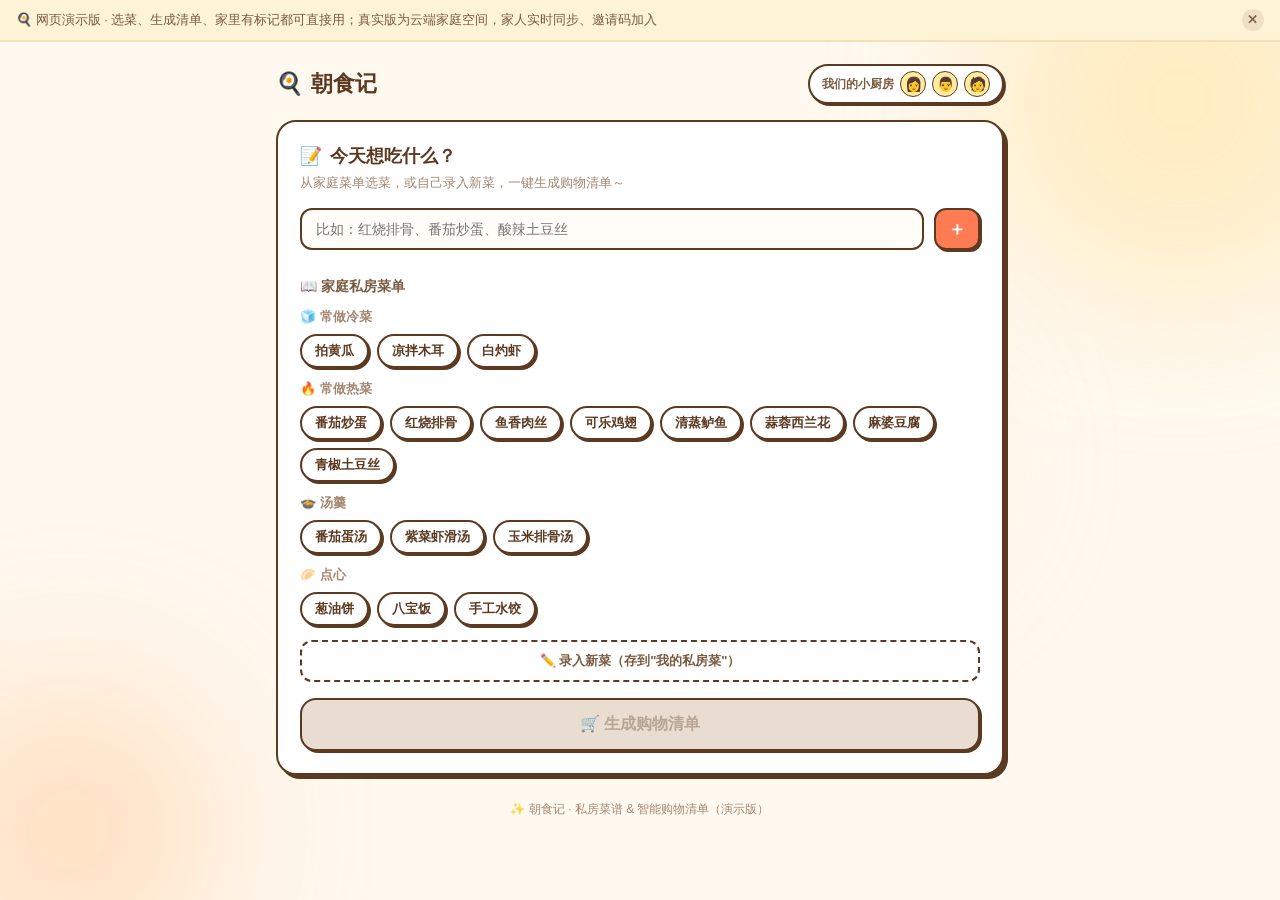
<file: demo/chaozhao/index.html>
<!DOCTYPE html>
<html lang="zh-CN">
<head>
<meta charset="UTF-8">
<meta name="viewport" content="width=device-width, initial-scale=1.0">
<title>🍳 朝食记 — 私房菜谱 &amp; 智能购物清单</title>
<style>
:root{
  --primary:#FF7B54; --primary-light:#FFB26B; --primary-dark:#E25E3E;
  --accent:#FFD56F; --accent-light:#FFECA1;
  --bg-warm:#FFF9F0; --bg-card:#FFFFFF;
  --text-primary:#5C3A21; --text-secondary:#7A5C43; --text-muted:#A38771;
  --border:#5C3A21;
  --shadow:4px 4px 0px var(--border);
  --shadow-sm:2px 2px 0px var(--border);
  --shadow-hover:6px 6px 0px var(--border);
  --radius-sm:12px; --radius-md:16px; --radius-lg:20px;
  --tag-main:#E25E3E; --tag-side:#45B69C; --tag-sauce:#9B59B6;
}
*{box-sizing:border-box;margin:0;padding:0}
body{font-family:"Microsoft YaHei","PingFang SC",sans-serif;background:var(--bg-warm);color:var(--text-primary);min-height:100vh;position:relative;overflow-x:hidden}
.blob{position:fixed;border-radius:50%;filter:blur(80px);opacity:.35;z-index:-1}
.blob-1{width:400px;height:400px;background:var(--accent);top:-100px;right:-100px}
.blob-2{width:300px;height:300px;background:var(--primary-light);bottom:-80px;left:-80px}
.blob-3{width:200px;height:200px;background:#FFDAB9;top:40%;left:60%}

.demo-banner{background:#FFF3D6;color:#7A5C43;font-size:13px;padding:9px 16px;display:flex;gap:12px;align-items:center;border-bottom:2px solid #F5E1B8;position:relative;z-index:5}
.demo-banner button{margin-left:auto;border:0;background:rgba(122,92,67,.12);border-radius:999px;width:22px;height:22px;cursor:pointer;color:#7A5C43;font-size:12px;line-height:1}

.app{max-width:760px;margin:0 auto;padding:22px 16px 60px}

/* 顶部 */
.header{display:flex;align-items:center;gap:12px;margin-bottom:16px}
.logo{display:flex;align-items:center;gap:8px;font-size:22px;font-weight:800}
.family{margin-left:auto;display:flex;align-items:center;gap:6px;background:#fff;border:2px solid var(--border);border-radius:999px;padding:5px 12px;box-shadow:var(--shadow-sm)}
.family .fname{font-size:12px;font-weight:700;color:var(--text-secondary)}
.family .mem{width:26px;height:26px;border-radius:50%;background:var(--accent-light);display:flex;align-items:center;justify-content:center;font-size:14px;border:1.5px solid var(--border)}

.card{background:var(--bg-card);border:2px solid var(--border);border-radius:var(--radius-lg);box-shadow:var(--shadow);padding:22px;margin-bottom:18px}
.section-title{font-size:18px;font-weight:800;display:flex;align-items:center;gap:8px;margin-bottom:6px}
.section-desc{font-size:13px;color:var(--text-muted);margin-bottom:16px}

/* 输入区 */
.input-row{display:flex;gap:10px}
.dish-input{flex:1;border:2px solid var(--border);border-radius:var(--radius-sm);padding:11px 14px;font-size:14px;font-family:inherit;background:#FFFDF8;outline:none}
.dish-input:focus{background:#fff}
.add-btn{border:2px solid var(--border);background:var(--primary);color:#fff;font-size:18px;font-weight:800;width:46px;border-radius:var(--radius-sm);cursor:pointer;box-shadow:var(--shadow-sm);transition:.15s}
.add-btn:hover{transform:translate(-1px,-1px);box-shadow:var(--shadow)}
.add-btn:active{transform:translate(1px,1px);box-shadow:none}

.dish-tags{display:flex;flex-wrap:wrap;gap:8px;margin-top:12px}
.dish-tag{display:inline-flex;align-items:center;gap:6px;background:var(--accent-light);border:2px solid var(--border);border-radius:999px;padding:5px 8px 5px 12px;font-size:13px;font-weight:700}
.dish-tag button{border:0;background:rgba(92,58,33,.14);width:18px;height:18px;border-radius:50%;cursor:pointer;font-size:11px;color:var(--text-primary);line-height:1}

.menu{margin-top:16px}
.menu-title{font-size:14px;font-weight:800;margin-bottom:10px;color:var(--text-secondary)}
.cat-name{font-size:13px;font-weight:700;color:var(--text-muted);margin:12px 0 8px}
.quick-list{display:flex;flex-wrap:wrap;gap:8px}
.qdish{border:2px solid var(--border);background:#fff;border-radius:999px;padding:6px 13px;font-size:13px;font-weight:600;cursor:pointer;box-shadow:var(--shadow-sm);transition:.13s;font-family:inherit;color:var(--text-primary)}
.qdish:hover{background:var(--accent-light);transform:translate(-1px,-1px);box-shadow:var(--shadow)}
.qdish.on{background:var(--primary);color:#fff}

.add-recipe-btn{margin-top:14px;width:100%;border:2px dashed var(--border);background:transparent;border-radius:var(--radius-sm);padding:10px;font-size:13px;font-weight:700;color:var(--text-secondary);cursor:pointer;font-family:inherit;transition:.15s}
.add-recipe-btn:hover{background:var(--accent-light)}

.go-btn{margin-top:16px;width:100%;border:2px solid var(--border);background:linear-gradient(135deg,var(--primary),var(--primary-dark));color:#fff;font-size:16px;font-weight:800;padding:14px;border-radius:var(--radius-md);cursor:pointer;box-shadow:var(--shadow);transition:.15s;font-family:inherit}
.go-btn:hover{transform:translate(-2px,-2px);box-shadow:var(--shadow-hover)}
.go-btn:disabled{background:#E8DDD0;color:#B7A695;box-shadow:var(--shadow-sm);cursor:not-allowed;transform:none}

/* 做菜动画 */
.cook{text-align:center;padding:30px 0 10px}
.pot{font-size:56px;animation:bob 1s ease-in-out infinite;display:inline-block}
@keyframes bob{0%,100%{transform:translateY(0)}50%{transform:translateY(-8px)}}
.steam{font-size:22px;color:var(--text-muted);animation:rise 1.4s ease-in-out infinite;opacity:0}
.steam-1{animation-delay:0s}.steam-2{animation-delay:.4s}.steam-3{animation-delay:.8s}
@keyframes rise{0%{opacity:0;transform:translateY(6px)}40%{opacity:.9}100%{opacity:0;transform:translateY(-14px)}}
.cook h3{margin-top:12px;font-size:16px}
.cook p{font-size:13px;color:var(--text-muted);margin-top:6px}

/* 结果：每道菜的食材 */
.dish-card{background:#fff;border:2px solid var(--border);border-radius:var(--radius-md);box-shadow:var(--shadow-sm);padding:16px 18px;margin-bottom:12px}
.dish-card h4{font-size:15px;margin-bottom:10px;display:flex;align-items:center;gap:8px}
.ing-groups{display:flex;flex-direction:column;gap:6px}
.ing-line{display:flex;flex-wrap:wrap;gap:6px;align-items:center;font-size:12px}
.ing-line .lab{color:var(--text-muted);font-weight:700;min-width:34px}
.ing{border:1.5px solid var(--border);border-radius:999px;padding:2px 10px;font-size:12px;font-weight:600;background:#FFFDF8}
.ing.main{background:#FFE4D6}
.ing.side{background:#DDF3EC}
.ing.sauce{background:#F0E3F8}

/* 购物清单 */
.shop-list{display:flex;flex-direction:column;gap:8px;margin:14px 0}
.shop-item{display:flex;align-items:center;gap:10px;border:2px solid var(--border);border-radius:var(--radius-sm);padding:9px 13px;background:#FFFDF8}
.shop-item .nm{font-size:14px;font-weight:700}
.shop-item .amt{font-size:12px;color:var(--text-muted);margin-left:auto}
.shop-item .ck{width:20px;height:20px;accent-color:var(--primary);cursor:pointer;flex:none}
.shop-item.pantry{opacity:.55;background:#F3EFE8}
.shop-item.pantry .nm{text-decoration:line-through}
.pantry-btn{border:1.5px solid var(--border);background:#fff;border-radius:999px;font-size:11px;padding:2px 9px;cursor:pointer;font-family:inherit;color:var(--text-secondary);white-space:nowrap}
.pantry-btn.on{background:var(--accent);font-weight:700}
.shop-actions{display:flex;gap:10px;flex-wrap:wrap}
.act-btn{flex:1;min-width:130px;border:2px solid var(--border);border-radius:var(--radius-sm);padding:11px;font-size:14px;font-weight:800;cursor:pointer;box-shadow:var(--shadow-sm);transition:.15s;font-family:inherit;background:#fff;color:var(--text-primary)}
.act-btn:hover{transform:translate(-1px,-1px);box-shadow:var(--shadow)}
.act-btn.primary{background:var(--primary);color:#fff}

.market{margin-top:16px;text-align:center}
.market p{font-size:13px;color:var(--text-secondary);font-weight:700;margin-bottom:10px}
.market-links{display:flex;gap:8px;justify-content:center;flex-wrap:wrap}
.market-links a{border:2px solid var(--border);border-radius:999px;padding:7px 16px;font-size:13px;font-weight:700;text-decoration:none;color:var(--text-primary);background:#fff;box-shadow:var(--shadow-sm);transition:.13s}
.market-links a:hover{background:var(--accent-light);transform:translate(-1px,-1px);box-shadow:var(--shadow)}
.tip{font-size:11px;color:var(--text-muted);margin-top:10px}

/* 模态框 */
.overlay{position:fixed;inset:0;background:rgba(92,58,33,.4);display:none;align-items:center;justify-content:center;z-index:60;padding:16px}
.overlay.on{display:flex}
.modal{background:#fff;border:2px solid var(--border);border-radius:var(--radius-lg);box-shadow:var(--shadow-hover);width:480px;max-width:96vw;max-height:88vh;overflow:auto;padding:20px}
.modal h3{font-size:16px;margin-bottom:14px;display:flex;justify-content:space-between;align-items:center}
.modal h3 button{border:0;background:rgba(92,58,33,.1);width:26px;height:26px;border-radius:50%;cursor:pointer;font-size:12px;color:var(--text-primary)}
.f-label{font-size:12px;font-weight:800;color:var(--text-secondary);margin:12px 0 6px}
.f-input{width:100%;border:2px solid var(--border);border-radius:10px;padding:9px 12px;font-size:13px;font-family:inherit;background:#FFFDF8;outline:none}
.ing-row{display:flex;gap:8px;margin-bottom:6px}
.ing-row .f-input:nth-child(1){flex:1.4}
.ing-row .f-input:nth-child(2){flex:1}
.row-add{border:0;background:none;color:var(--primary);font-weight:800;font-size:12px;cursor:pointer;padding:4px 0;font-family:inherit}
.modal-ft{display:flex;gap:10px;margin-top:18px}
.modal-ft button{flex:1;border:2px solid var(--border);border-radius:var(--radius-sm);padding:11px;font-size:14px;font-weight:800;cursor:pointer;font-family:inherit;box-shadow:var(--shadow-sm)}
.m-cancel{background:#fff;color:var(--text-secondary)}
.m-save{background:var(--primary);color:#fff}
.del-btn{background:#fff;color:#E25E3E}

.toast{position:fixed;left:50%;bottom:28px;transform:translateX(-50%) translateY(20px);background:var(--text-primary);color:#FFF9F0;font-size:13px;padding:10px 20px;border-radius:999px;opacity:0;transition:.25s;z-index:99;pointer-events:none;border:2px solid var(--border)}
.toast.on{opacity:1;transform:translateX(-50%) translateY(0)}

.footer{text-align:center;font-size:12px;color:var(--text-muted);margin-top:26px}
@media (max-width:560px){.modal{width:100%}.input-row{flex-wrap:wrap}}
</style>
</head>
<body>

<div class="demo-banner">
  🍳 网页演示版 · 选菜、生成清单、家里有标记都可直接用；真实版为云端家庭空间，家人实时同步、邀请码加入
  <button onclick="this.parentNode.remove()" title="知道了">✕</button>
</div>

<div class="blob blob-1"></div><div class="blob blob-2"></div><div class="blob blob-3"></div>

<div class="app">
  <div class="header">
    <div class="logo"><span>🍳</span>朝食记</div>
    <div class="family" title="演示家庭空间">
      <span class="fname">我们的小厨房</span>
      <span class="mem" title="妈妈">👩</span>
      <span class="mem" title="爸爸">👨</span>
      <span class="mem" title="我">🧑</span>
    </div>
  </div>

  <!-- 选菜 -->
  <section class="card" id="sec-input">
    <h2 class="section-title"><span>📝</span>今天想吃什么？</h2>
    <p class="section-desc">从家庭菜单选菜，或自己录入新菜，一键生成购物清单～</p>

    <div class="input-row">
      <input type="text" class="dish-input" id="dish-input" placeholder="比如：红烧排骨、番茄炒蛋、酸辣土豆丝" autocomplete="off">
      <button class="add-btn" id="btn-add" title="添加菜品">＋</button>
    </div>
    <div class="dish-tags" id="dish-tags"></div>

    <div class="menu" id="menu"></div>

    <button class="add-recipe-btn" id="btn-recipe">✏️ 录入新菜（存到"我的私房菜"）</button>
    <button class="go-btn" id="btn-go" disabled>🛒 生成购物清单</button>
  </section>

  <!-- 拆解中 -->
  <section class="card cook" id="sec-cooking" style="display:none">
    <div>
      <span class="pot">🍲</span>
      <span class="steam steam-1">˜</span><span class="steam steam-2">˜</span><span class="steam steam-3">˜</span>
    </div>
    <h3>正在拆解食材…</h3>
    <p id="cook-dish"></p>
  </section>

  <!-- 结果 -->
  <section id="sec-result" style="display:none">
    <div id="dish-cards"></div>
    <div class="card" id="shop-card">
      <h2 class="section-title"><span>🛒</span>购物清单</h2>
      <p class="section-desc">已帮你合并相同食材、去掉家里已有的，按"荤 · 素 · 主食 · 调料"排好</p>
      <div class="shop-list" id="shop-list"></div>
      <div class="shop-actions">
        <button class="act-btn primary" id="btn-copy">📋 复制清单</button>
        <button class="act-btn" id="btn-share">💬 分享给家人</button>
      </div>
      <div class="market">
        <p>📍 复制清单后，去买菜吧～</p>
        <div class="market-links">
          <a href="https://www.100.me/" target="_blank" rel="noopener">🥬 叮咚买菜</a>
          <a href="https://www.meituan.com/" target="_blank" rel="noopener">🐘 美团</a>
          <a href="https://www.freshhema.com/" target="_blank" rel="noopener">🦛 盒马</a>
          <a href="https://daojia.jd.com/" target="_blank" rel="noopener">🔴 京东到家</a>
        </div>
        <p class="tip">💡 演示环境不自动跳转复制，真实版点击即复制清单</p>
      </div>
    </div>
  </section>

  <p class="footer">✨ 朝食记 · 私房菜谱 &amp; 智能购物清单（演示版）</p>
</div>

<!-- 录入新菜 -->
<div class="overlay" id="ov-recipe">
  <div class="modal">
    <h3>✏️ 录入新菜 <button id="rc-close">✕</button></h3>
    <div class="f-label">🍽️ 菜名</div>
    <input class="f-input" id="rc-name" placeholder="比如：红烧肉" autocomplete="off">
    <div class="f-label">🥩 主料</div>
    <div id="rc-main"></div><button class="row-add" id="rc-add-main">＋ 添加主料</button>
    <div class="f-label">🥬 辅料</div>
    <div id="rc-side"></div><button class="row-add" id="rc-add-side">＋ 添加辅料</button>
    <div class="f-label">🧂 调料</div>
    <div id="rc-sauce"></div><button class="row-add" id="rc-add-sauce">＋ 添加调料</button>
    <div class="modal-ft">
      <button class="m-cancel" id="rc-cancel">取消</button>
      <button class="m-save" id="rc-save">💾 保存菜谱</button>
    </div>
  </div>
</div>

<!-- 查看菜谱 -->
<div class="overlay" id="ov-view">
  <div class="modal">
    <h3><span id="vv-title">📖 菜谱</span> <button id="vv-close">✕</button></h3>
    <div id="vv-body"></div>
    <div class="modal-ft">
      <button class="m-cancel del-btn" id="vv-del">🗑️ 删除</button>
      <button class="m-save" id="vv-ok">确定</button>
    </div>
  </div>
</div>

<div class="toast" id="toast"></div>

<script>
/* ============ 菜谱库（演示数据，全部虚构通用家常菜） ============ */
var RECIPE_DB = {
  '拍黄瓜':{main:[['黄瓜','2根']],side:[['蒜','4瓣'],['花生碎','1小把']],sauce:[['香醋','2勺'],['生抽','1勺'],['香油','几滴']]},
  '凉拌木耳':{main:[['干木耳','1小把']],side:[['小米椒','2个'],['香菜','少许'],['蒜','3瓣']],sauce:[['香醋','2勺'],['生抽','1勺'],['糖','半勺']]},
  '白灼虾':{main:[['鲜虾','500g']],side:[['姜','3片'],['葱','2根']],sauce:[['蒸鱼豉油','2勺']]},
  '番茄炒蛋':{main:[['番茄','2个'],['鸡蛋','3个']],side:[['小葱','1根']],sauce:[['盐','适量'],['糖','半勺']]},
  '红烧排骨':{main:[['猪肋排','600g']],side:[['姜','4片'],['八角','2个'],['冰糖','6粒']],sauce:[['生抽','2勺'],['老抽','半勺'],['料酒','1勺']]},
  '鱼香肉丝':{main:[['猪里脊','300g'],['胡萝卜','半根'],['青椒','1个'],['木耳','1小把']],side:[['葱姜蒜','适量']],sauce:[['豆瓣酱','1勺'],['香醋','2勺'],['糖','1勺'],['生抽','1勺']]},
  '可乐鸡翅':{main:[['鸡翅中','8个']],side:[['姜','3片'],['葱','1根']],sauce:[['可乐','1罐'],['生抽','2勺'],['老抽','半勺']]},
  '清蒸鲈鱼':{main:[['鲈鱼','1条']],side:[['姜','1块'],['葱','2根'],['红椒丝','少许']],sauce:[['蒸鱼豉油','3勺'],['料酒','1勺']]},
  '蒜蓉西兰花':{main:[['西兰花','1颗']],side:[['蒜','5瓣']],sauce:[['盐','适量'],['蚝油','1勺']]},
  '麻婆豆腐':{main:[['嫩豆腐','1盒'],['猪肉末','100g']],side:[['蒜苗','2根'],['姜蒜末','适量']],sauce:[['豆瓣酱','1勺'],['花椒粉','少许'],['生抽','1勺']]},
  '青椒土豆丝':{main:[['土豆','2个'],['青椒','1个']],side:[['蒜','3瓣'],['干辣椒','3个']],sauce:[['香醋','1勺'],['盐','适量']]},
  '番茄蛋汤':{main:[['番茄','1个'],['鸡蛋','2个']],side:[['小葱','1根']],sauce:[['香油','几滴'],['盐','适量']]},
  '紫菜虾滑汤':{main:[['虾滑','200g'],['紫菜','1小块']],side:[['鸡蛋','1个'],['香菜','少许']],sauce:[['白胡椒粉','少许'],['盐','适量']]},
  '玉米排骨汤':{main:[['猪肋排','400g'],['甜玉米','2根']],side:[['胡萝卜','1根'],['姜','3片']],sauce:[['盐','适量']]},
  '葱油饼':{main:[['面粉','300g']],side:[['小葱','3根']],sauce:[['食用油','适量'],['盐','少许']]},
  '八宝饭':{main:[['糯米','300g'],['豆沙','150g']],side:[['红枣','6颗'],['葡萄干','1小把'],['莲子','1小把']],sauce:[['猪油','1勺'],['糖','2勺']]},
  '手工水饺':{main:[['饺子皮','40张'],['猪肉馅','400g'],['白菜','半颗']],side:[['葱姜','适量']],sauce:[['生抽','1勺'],['香油','1勺'],['盐','适量']]}
};

var MENU = [
  {cat:'🧊 常做冷菜', dishes:['拍黄瓜','凉拌木耳','白灼虾']},
  {cat:'🔥 常做热菜', dishes:['番茄炒蛋','红烧排骨','鱼香肉丝','可乐鸡翅','清蒸鲈鱼','蒜蓉西兰花','麻婆豆腐','青椒土豆丝']},
  {cat:'🍲 汤羹', dishes:['番茄蛋汤','紫菜虾滑汤','玉米排骨汤']},
  {cat:'🥟 点心', dishes:['葱油饼','八宝饭','手工水饺']}
];

/* ============ 状态 ============ */
var LS_KEY = 'chaozhao-demo-v1';
var state = {picked:[], custom:[], pantry:[]};
try{ var saved = JSON.parse(localStorage.getItem(LS_KEY)||'{}'); if(saved.custom) state.custom=saved.custom; if(saved.pantry) state.pantry=saved.pantry; }catch(e){}
function persist(){ try{ localStorage.setItem(LS_KEY, JSON.stringify({custom:state.custom, pantry:state.pantry})) }catch(e){} }

function $(s){return document.querySelector(s)}
function $$(s){return [].slice.call(document.querySelectorAll(s))}
function esc(s){return String(s==null?'':s).replace(/&/g,'&amp;').replace(/</g,'&lt;').replace(/>/g,'&gt;').replace(/"/g,'&quot;')}
function toast(m){var t=$('#toast');t.textContent=m;t.classList.add('on');clearTimeout(t._tm);t._tm=setTimeout(function(){t.classList.remove('on')},2200)}
function allRecipes(){ var db={}; Object.keys(RECIPE_DB).forEach(function(k){db[k]=RECIPE_DB[k]}); state.custom.forEach(function(r){db[r.name]=r}); return db }

/* ============ 菜单渲染 ============ */
function renderMenu(){
  var html = MENU.map(function(g){
    return '<div class="cat-name">'+g.cat+'</div><div class="quick-list">'+
      g.dishes.map(function(d){ return btn(d) }).join('')+'</div>';
  }).join('');
  if(state.custom.length){
    html += '<div class="cat-name">✨ 我的私房菜</div><div class="quick-list">'+
      state.custom.map(function(r){ return btn(r.name, true) }).join('')+'</div>';
  }
  $('#menu').innerHTML = '<div class="menu-title">📖 家庭私房菜单</div>'+html;
  $$('#menu .qdish').forEach(function(b){
    b.onclick = function(){ toggleDish(b.dataset.d) };
    if(b.dataset.view){
      b.oncontextmenu = function(e){ e.preventDefault(); viewRecipe(b.dataset.d) };
      var v = document.createElement('button');
      v.className='row-add'; v.textContent='查看'; v.style.margin='0 0 0 6px';
      v.onclick=function(e){e.stopPropagation();viewRecipe(b.dataset.d)};
      b.parentNode.insertBefore(v, b.nextSibling);
    }
  });
}
function btn(name, isCustom){
  var on = state.picked.indexOf(name)!==-1 ? ' on':'';
  return '<button class="qdish'+on+'" data-d="'+esc(name)+'" data-view="'+(isCustom?'1':'')+'">'+esc(name)+'</button>';
}
function toggleDish(name){
  var i = state.picked.indexOf(name);
  if(i===-1) state.picked.push(name); else state.picked.splice(i,1);
  renderMenu(); renderTags();
}
function renderTags(){
  $('#dish-tags').innerHTML = state.picked.map(function(d){
    return '<span class="dish-tag">'+esc(d)+'<button data-rm="'+esc(d)+'">✕</button></span>';
  }).join('');
  $$('#dish-tags button').forEach(function(b){ b.onclick=function(){ toggleDish(b.dataset.rm) } });
  $('#btn-go').disabled = state.picked.length===0;
}

/* 手动输入 */
$('#btn-add').onclick = addFromInput;
$('#dish-input').addEventListener('keydown', function(e){ if(e.key==='Enter') addFromInput() });
function addFromInput(){
  var v = $('#dish-input').value.trim();
  if(!v) return;
  v.split(/[、,，\s]+/).forEach(function(d){
    d=d.trim(); if(d && state.picked.indexOf(d)===-1) state.picked.push(d);
  });
  $('#dish-input').value='';
  renderMenu(); renderTags();
}

/* ============ 录入新菜 ============ */
$('#btn-recipe').onclick = function(){
  $('#rc-main').innerHTML = ingRow(); $('#rc-side').innerHTML = ingRow(); $('#rc-sauce').innerHTML = ingRow();
  $('#rc-name').value='';
  $('#ov-recipe').classList.add('on');
};
function ingRow(){ return '<div class="ing-row"><input class="f-input i-nm" placeholder="食材名"><input class="f-input i-amt" placeholder="用量（可选）"></div>' }
$('#rc-add-main').onclick = function(){ $('#rc-main').insertAdjacentHTML('beforeend', ingRow()) };
$('#rc-add-side').onclick = function(){ $('#rc-side').insertAdjacentHTML('beforeend', ingRow()) };
$('#rc-add-sauce').onclick = function(){ $('#rc-sauce').insertAdjacentHTML('beforeend', ingRow()) };
$('#rc-close').onclick = $('#rc-cancel').onclick = function(){ $('#ov-recipe').classList.remove('on') };
$('#rc-save').onclick = function(){
  var name = $('#rc-name').value.trim();
  if(!name){ toast('先给这道菜起个名字～'); return }
  function collect(sel){
    var out=[];
    $$(sel+' .ing-row').forEach(function(r){
      var n=r.querySelector('.i-nm').value.trim(), a=r.querySelector('.i-amt').value.trim();
      if(n) out.push([n, a||'适量']);
    });
    return out;
  }
  var r = {name:name, main:collect('#rc-main'), side:collect('#rc-side'), sauce:collect('#rc-sauce')};
  if(!r.main.length){ toast('至少写一样主料哦'); return }
  var i = state.custom.map(function(x){return x.name}).indexOf(name);
  if(i!==-1) state.custom[i]=r; else state.custom.push(r);
  persist(); $('#ov-recipe').classList.remove('on');
  renderMenu(); toast('「'+name+'」已存入我的私房菜 ✅');
};

/* 查看菜谱 */
function viewRecipe(name){
  var db = allRecipes(); var r = db[name];
  if(!r) return;
  $('#vv-title').textContent = '📖 '+name;
  $('#vv-body').innerHTML = ['main','side','sauce'].map(function(k){
    var lab = {main:'主料',side:'辅料',sauce:'调料'}[k];
    if(!r[k]||!r[k].length) return '';
    return '<div class="f-label">'+lab+'</div><div class="ing-groups">'+r[k].map(function(x){
      return '<span class="ing '+k+'">'+esc(x[0])+'（'+esc(x[1])+'）</span>';
    }).join('')+'</div>';
  }).join('');
  $('#vv-del').style.display = state.custom.map(function(x){return x.name}).indexOf(name)!==-1 ? '' : 'none';
  $('#vv-del').dataset.name = name;
  $('#ov-view').classList.add('on');
}
$('#vv-close').onclick = $('#vv-ok').onclick = function(){ $('#ov-view').classList.remove('on') };
$('#vv-del').onclick = function(){
  var name = $('#vv-del').dataset.name;
  state.custom = state.custom.filter(function(x){return x.name!==name});
  state.picked = state.picked.filter(function(d){return d!==name});
  persist(); renderMenu(); renderTags(); $('#ov-view').classList.remove('on');
  toast('已删除「'+name+'」');
};

/* ============ 生成清单 ============ */
$('#btn-go').onclick = function(){
  var db = allRecipes();
  var missing = state.picked.filter(function(d){ return !db[d] });
  if(missing.length){
    toast('「'+missing[0]+'」还没录入食材，试试 ✏️ 录入新菜');
    return;
  }
  $('#sec-input').style.display='none';
  $('#sec-result').style.display='none';
  $('#sec-cooking').style.display='block';
  var i=0;
  var tm = setInterval(function(){
    if(i>=state.picked.length){
      clearInterval(tm);
      $('#sec-cooking').style.display='none';
      showResult(db);
      return;
    }
    $('#cook-dish').textContent = '拆解中：'+state.picked[i];
    i++;
  }, 500);
};

function showResult(db){
  var cards = state.picked.map(function(name){
    var r = db[name];
    function group(k){
      if(!r[k]||!r[k].length) return '';
      return '<div class="ing-line"><span class="lab">'+({main:'主料',side:'辅料',sauce:'调料'})[k]+'</span>'+
        r[k].map(function(x){return '<span class="ing '+k+'">'+esc(x[0])+' '+esc(x[1])+'</span>'}).join('')+'</div>';
    }
    return '<div class="dish-card"><h4>🍳 '+esc(name)+'</h4><div class="ing-groups">'+group('main')+group('side')+group('sauce')+'</div></div>';
  }).join('');
  $('#dish-cards').innerHTML = cards;

  /* 合并去重 */
  var merged = {};
  state.picked.forEach(function(name){
    ['main','side','sauce'].forEach(function(k){
      (db[name][k]||[]).forEach(function(x){
        var key = x[0];
        if(!merged[key]) merged[key] = {name:key, amounts:[], cat:k};
        if(merged[key].amounts.indexOf(x[1])===-1) merged[key].amounts.push(x[1]);
      });
    });
  });
  var order = {main:0, side:1, sauce:2};
  var items = Object.keys(merged).map(function(k){return merged[k]})
    .sort(function(a,b){ return order[a.cat]-order[b.cat] || a.name.localeCompare(b.name,'zh') });
  renderShop(items);
  $('#sec-result').style.display='block';
  window.__shopItems = items;
}

function renderShop(items){
  var catLab = {main:'荤素食材', side:'配菜', sauce:'调料'};
  $('#shop-list').innerHTML = items.map(function(it, idx){
    var inPantry = state.pantry.indexOf(it.name)!==-1;
    return '<div class="shop-item'+(inPantry?' pantry':'')+'">'+
      '<input type="checkbox" class="ck" data-ck="'+esc(it.name)+'"'+(inPantry?' checked':'')+'>'+
      '<span class="nm">'+esc(it.name)+'</span>'+
      '<span class="amt">'+esc(it.amounts.join(' / '))+' · '+catLab[it.cat]+'</span>'+
      '<button class="pantry-btn'+(inPantry?' on':'')+'" data-py="'+esc(it.name)+'">'+(inPantry?'✓ 家里有':'家里有？')+'</button>'+
      '</div>';
  }).join('');
  $$('#shop-list .ck').forEach(function(c){
    c.onchange = function(){ c.parentNode.classList.toggle('pantry', c.checked) };
  });
  $$('#shop-list .pantry-btn').forEach(function(b){
    b.onclick = function(){
      var n = b.dataset.py, i = state.pantry.indexOf(n);
      if(i===-1) state.pantry.push(n); else state.pantry.splice(i,1);
      persist(); renderShop(window.__shopItems);
    };
  });
}

/* 复制 / 分享 */
function shopText(){
  return '🛒 购物清单（'+ (new Date()).toLocaleDateString() +'）\n\n' +
    (window.__shopItems||[]).filter(function(it){return state.pantry.indexOf(it.name)===-1})
    .map(function(it){ return '□ '+it.name+'（'+it.amounts.join('/')+'）' }).join('\n') +
    '\n\n—— 来自 🍳 朝食记';
}
function copyText(t, msg){
  function fb(){
    var ta=document.createElement('textarea'); ta.value=t; document.body.appendChild(ta); ta.select();
    try{ document.execCommand('copy'); toast(msg) }catch(e){ toast('复制失败，请手动复制') }
    document.body.removeChild(ta);
  }
  if(navigator.clipboard && navigator.clipboard.writeText){
    navigator.clipboard.writeText(t).then(function(){toast(msg)}, fb);
  } else fb();
}
$('#btn-copy').onclick = function(){ copyText(shopText(),'清单已复制，直接去 App 搜索下单 🛒') };
$('#btn-share').onclick = function(){
  copyText('👨‍👩‍👧 我们的小厨房 · 今日菜单：'+state.picked.join('、')+'\n\n'+shopText(),'已生成分享内容，粘贴给家人即可 💬');
};

/* 回到选菜 */
(function(){
  var back = document.createElement('button');
  back.className='add-recipe-btn'; back.textContent='← 回去再改改菜单';
  back.onclick=function(){ $('#sec-result').style.display='none'; $('#sec-input').style.display='block' };
  $('#dish-cards').parentNode.insertBefore(back, $('#shop-card'));
})();

renderMenu(); renderTags();
</script>
</body>
</html>
</file>
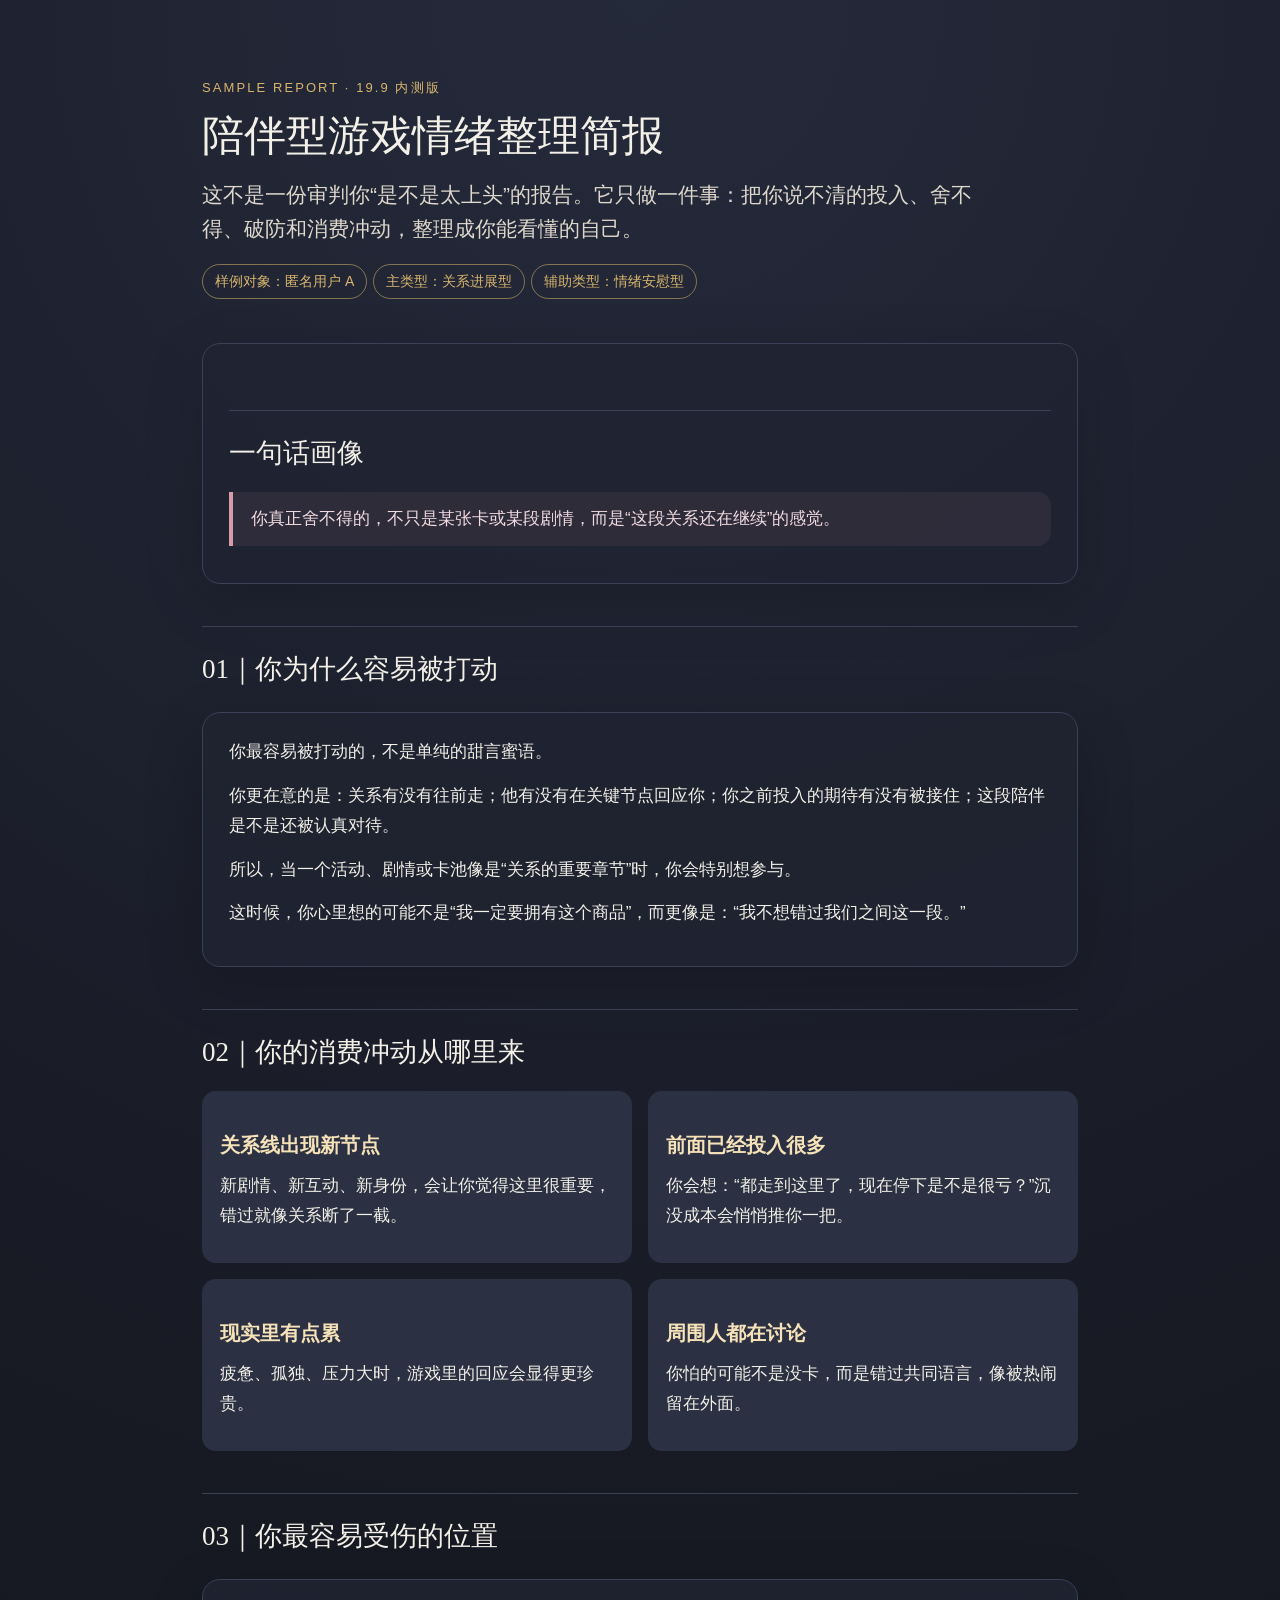
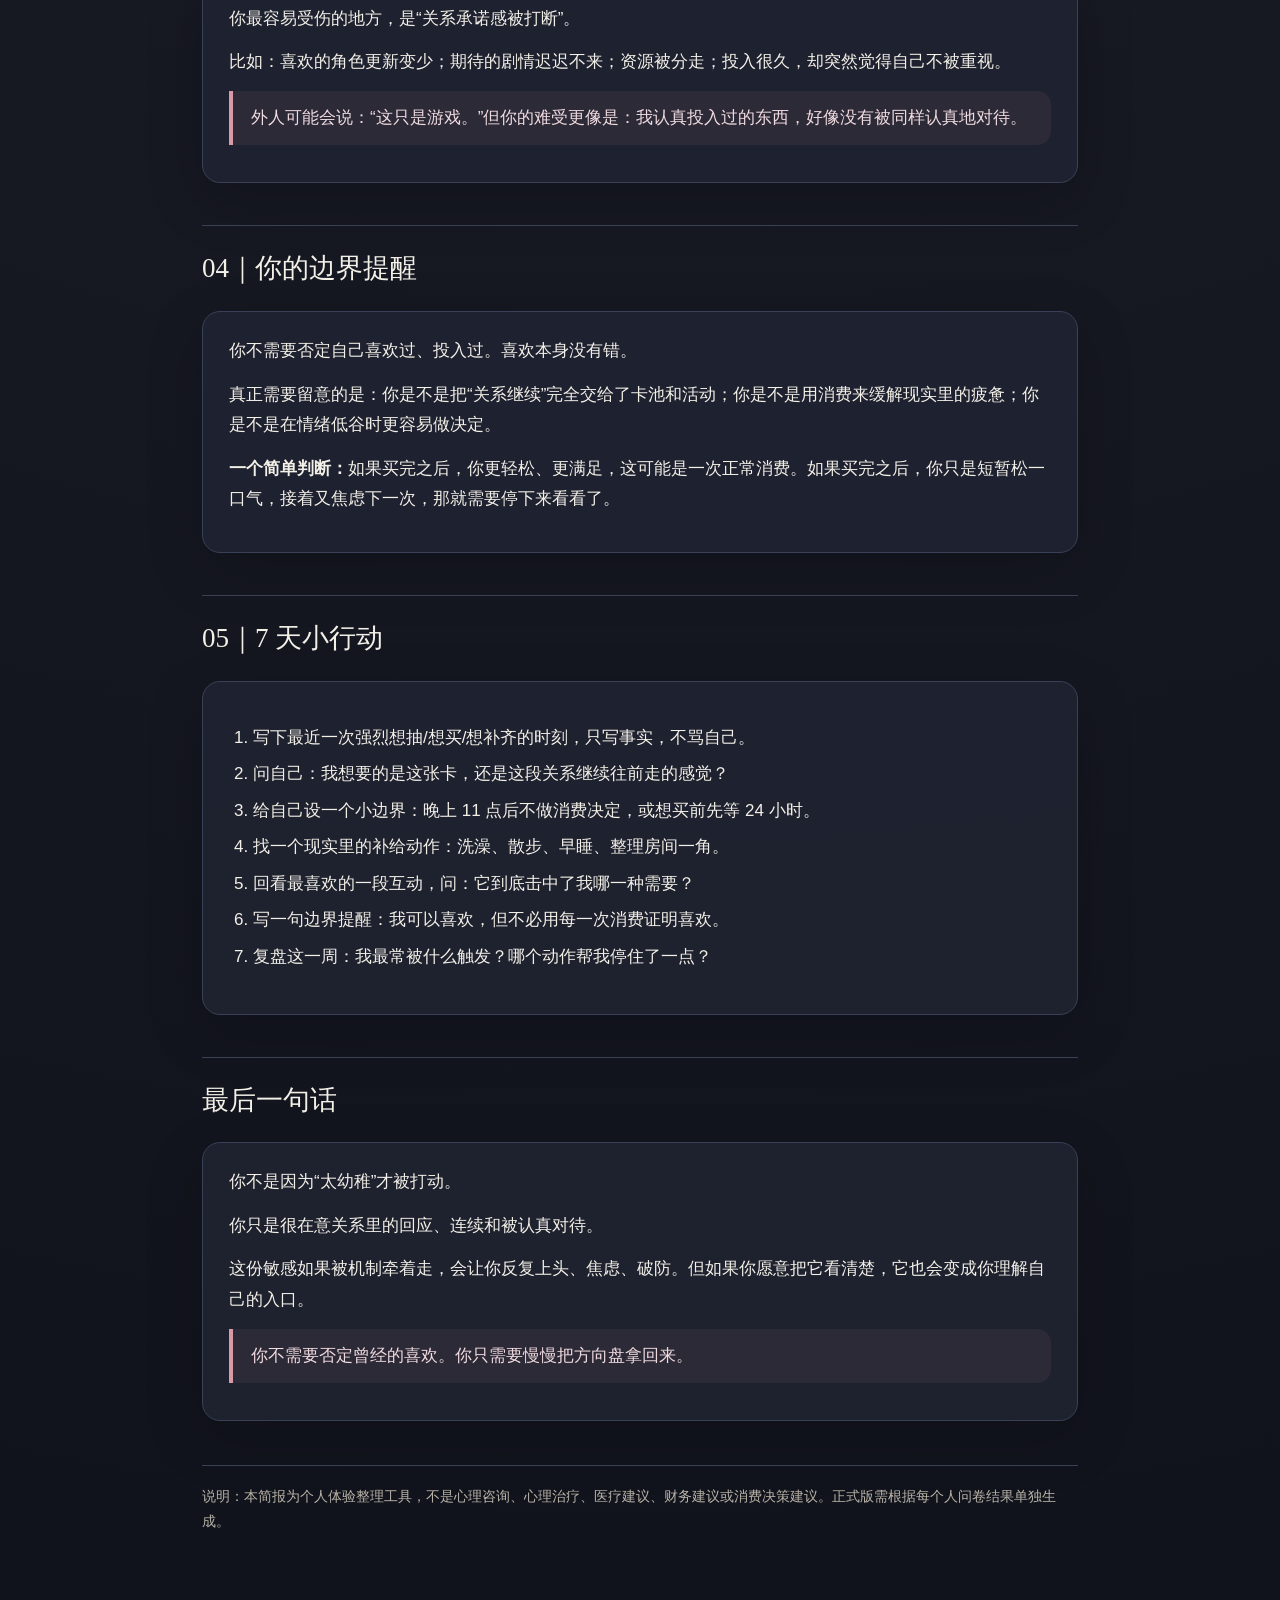
<file: demo/love-emoji/index.html>
<!doctype html>
<html lang="zh-CN">
<head>
<meta charset="utf-8">
<meta name="viewport" content="width=device-width,initial-scale=1">
<title>陪伴型游戏情绪整理简报｜样例</title>
<style>
:root{
  --bg:#171923;--card:#202331;--soft:#2b3042;--text:#f3f0e8;--muted:#b8b2a7;--gold:#d8b56d;--rose:#d99aa8;--blue:#8fb7ff;--line:#3a4056;
}
*{box-sizing:border-box} body{margin:0;background:radial-gradient(circle at top,#252a3b 0,#171923 46%,#11131c 100%);color:var(--text);font:17px/1.8 -apple-system,BlinkMacSystemFont,"PingFang SC","Microsoft YaHei",sans-serif} .wrap{max-width:920px;margin:0 auto;padding:42px 22px 72px}.tag{letter-spacing:.16em;color:var(--gold);font-size:13px;text-transform:uppercase}.hero{padding:34px 0 22px}.hero h1{font-family:Georgia,"Songti SC",serif;font-weight:500;font-size:42px;line-height:1.2;margin:12px 0 16px}.lead{font-size:21px;color:#ded7cb;line-height:1.65;max-width:780px}.card{background:rgba(32,35,49,.86);border:1px solid var(--line);border-radius:18px;padding:24px 26px;margin:18px 0;box-shadow:0 18px 60px rgba(0,0,0,.16)}h2{font-family:Georgia,"Songti SC",serif;font-weight:500;font-size:27px;margin:42px 0 14px;padding-top:18px;border-top:1px solid var(--line)}h3{font-size:20px;margin:18px 0 8px;color:#f6e2b8}p{margin:0 0 13px}ul,ol{padding-left:24px}li{margin:6px 0}.pill{display:inline-block;border:1px solid rgba(216,181,109,.55);color:var(--gold);border-radius:999px;padding:4px 12px;margin:4px 6px 4px 0;font-size:14px}.quote{border-left:4px solid var(--rose);padding:12px 18px;background:rgba(217,154,168,.08);border-radius:0 14px 14px 0;color:#f0dbe0}.grid{display:grid;grid-template-columns:repeat(2,minmax(0,1fr));gap:16px}.mini{background:var(--soft);border-radius:14px;padding:18px}.muted{color:var(--muted)}.footer{margin-top:44px;color:var(--muted);font-size:14px;border-top:1px solid var(--line);padding-top:18px}@media(max-width:720px){.hero h1{font-size:32px}.lead{font-size:18px}.grid{grid-template-columns:1fr}.wrap{padding:28px 16px 56px}}
</style>
</head>
<body>
<div class="wrap">
  <section class="hero">
    <div class="tag">Sample Report · 19.9 内测版</div>
    <h1>陪伴型游戏情绪整理简报</h1>
    <p class="lead">这不是一份审判你“是不是太上头”的报告。它只做一件事：把你说不清的投入、舍不得、破防和消费冲动，整理成你能看懂的自己。</p>
    <div><span class="pill">样例对象：匿名用户 A</span><span class="pill">主类型：关系进展型</span><span class="pill">辅助类型：情绪安慰型</span></div>
  </section>

  <section class="card">
    <h2>一句话画像</h2>
    <p class="quote">你真正舍不得的，不只是某张卡或某段剧情，而是“这段关系还在继续”的感觉。</p>
  </section>

  <h2>01｜你为什么容易被打动</h2>
  <div class="card">
    <p>你最容易被打动的，不是单纯的甜言蜜语。</p>
    <p>你更在意的是：关系有没有往前走；他有没有在关键节点回应你；你之前投入的期待有没有被接住；这段陪伴是不是还被认真对待。</p>
    <p>所以，当一个活动、剧情或卡池像是“关系的重要章节”时，你会特别想参与。</p>
    <p>这时候，你心里想的可能不是“我一定要拥有这个商品”，而更像是：“我不想错过我们之间这一段。”</p>
  </div>

  <h2>02｜你的消费冲动从哪里来</h2>
  <div class="grid">
    <div class="mini"><h3>关系线出现新节点</h3><p>新剧情、新互动、新身份，会让你觉得这里很重要，错过就像关系断了一截。</p></div>
    <div class="mini"><h3>前面已经投入很多</h3><p>你会想：“都走到这里了，现在停下是不是很亏？”沉没成本会悄悄推你一把。</p></div>
    <div class="mini"><h3>现实里有点累</h3><p>疲惫、孤独、压力大时，游戏里的回应会显得更珍贵。</p></div>
    <div class="mini"><h3>周围人都在讨论</h3><p>你怕的可能不是没卡，而是错过共同语言，像被热闹留在外面。</p></div>
  </div>

  <h2>03｜你最容易受伤的位置</h2>
  <div class="card">
    <p>你最容易受伤的地方，是“关系承诺感被打断”。</p>
    <p>比如：喜欢的角色更新变少；期待的剧情迟迟不来；资源被分走；投入很久，却突然觉得自己不被重视。</p>
    <p class="quote">外人可能会说：“这只是游戏。”但你的难受更像是：我认真投入过的东西，好像没有被同样认真地对待。</p>
  </div>

  <h2>04｜你的边界提醒</h2>
  <div class="card">
    <p>你不需要否定自己喜欢过、投入过。喜欢本身没有错。</p>
    <p>真正需要留意的是：你是不是把“关系继续”完全交给了卡池和活动；你是不是用消费来缓解现实里的疲惫；你是不是在情绪低谷时更容易做决定。</p>
    <p><strong>一个简单判断：</strong>如果买完之后，你更轻松、更满足，这可能是一次正常消费。如果买完之后，你只是短暂松一口气，接着又焦虑下一次，那就需要停下来看看了。</p>
  </div>

  <h2>05｜7 天小行动</h2>
  <div class="card">
    <ol>
      <li>写下最近一次强烈想抽/想买/想补齐的时刻，只写事实，不骂自己。</li>
      <li>问自己：我想要的是这张卡，还是这段关系继续往前走的感觉？</li>
      <li>给自己设一个小边界：晚上 11 点后不做消费决定，或想买前先等 24 小时。</li>
      <li>找一个现实里的补给动作：洗澡、散步、早睡、整理房间一角。</li>
      <li>回看最喜欢的一段互动，问：它到底击中了我哪一种需要？</li>
      <li>写一句边界提醒：我可以喜欢，但不必用每一次消费证明喜欢。</li>
      <li>复盘这一周：我最常被什么触发？哪个动作帮我停住了一点？</li>
    </ol>
  </div>

  <h2>最后一句话</h2>
  <div class="card">
    <p>你不是因为“太幼稚”才被打动。</p>
    <p>你只是很在意关系里的回应、连续和被认真对待。</p>
    <p>这份敏感如果被机制牵着走，会让你反复上头、焦虑、破防。但如果你愿意把它看清楚，它也会变成你理解自己的入口。</p>
    <p class="quote">你不需要否定曾经的喜欢。你只需要慢慢把方向盘拿回来。</p>
  </div>

  <div class="footer">
    <p>说明：本简报为个人体验整理工具，不是心理咨询、心理治疗、医疗建议、财务建议或消费决策建议。正式版需根据每个人问卷结果单独生成。</p>
  </div>
</div>
</body>
</html>
</file>
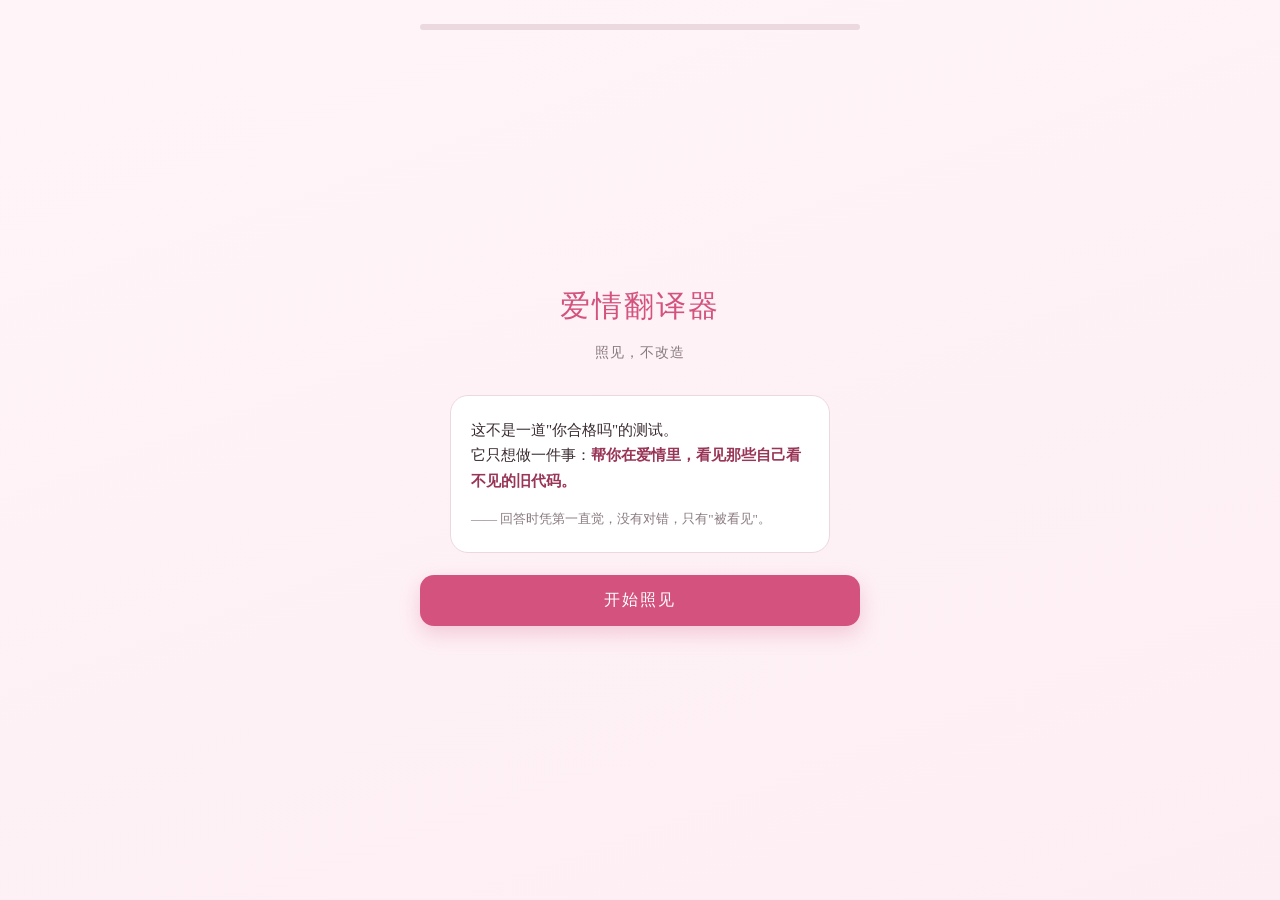
<file: demo/love-translator/index.html>
<!DOCTYPE html>
<html lang="zh-CN">
<head>
<meta charset="UTF-8">
<meta name="viewport" content="width=device-width, initial-scale=1.0, maximum-scale=1.0, user-scalable=no">
<title>爱情翻译器 · 照见，不改造</title>
<style>
  :root{
    --rose:#d4537e; --rose-deep:#993556; --rose-soft:#f4c0d1;
    --ink:#3a2b30; --muted:#8a7a80; --line:#ecd9e0;
    --bg1:#fff5f8; --bg2:#fdeef3; --card:#ffffff; --gold:#c79a4b;
  }
  *{box-sizing:border-box; -webkit-tap-highlight-color:transparent;}
  html,body{margin:0; padding:0;}
  body{
    font-family:"PingFang SC","Hiragino Sans GB","Microsoft YaHei",system-ui,sans-serif;
    color:var(--ink); background:linear-gradient(160deg,var(--bg1),var(--bg2));
    min-height:100vh; line-height:1.7;
  }
  .serif{font-family:"Songti SC","STSong","Noto Serif SC",serif;}
  .app{max-width:480px; margin:0 auto; padding:24px 20px 60px; min-height:100vh;
       display:flex; flex-direction:column;}
  .bar{height:6px; background:var(--line); border-radius:99px; overflow:hidden; margin-bottom:22px;}
  .bar > i{display:block; height:100%; width:0%; background:linear-gradient(90deg,var(--rose-soft),var(--rose));
           transition:width .4s ease;}
  .step-tip{font-size:12px; color:var(--muted); text-align:center; margin-bottom:14px; letter-spacing:1px;}
  .screen{display:none; flex:1; flex-direction:column; justify-content:center; animation:fade .5s ease;}
  .screen.on{display:flex;}
  @keyframes fade{from{opacity:0; transform:translateY(10px);} to{opacity:1; transform:none;}}
  .logo{font-size:30px; text-align:center; color:var(--rose); letter-spacing:2px;}
  .sub{text-align:center; color:var(--muted); font-size:14px; margin:10px 0 30px; letter-spacing:1px;}
  .lead{max-width:380px; margin:0 auto; background:var(--card); border:1px solid var(--line);
        border-radius:18px; padding:22px 20px; font-size:15px; color:var(--ink);}
  .lead b{color:var(--rose-deep);}
  .lead .q{color:var(--muted); font-size:13px; margin-top:14px; display:block;}
  .btn{display:block; width:100%; border:none; border-radius:14px; padding:15px;
       font-size:16px; font-family:inherit; cursor:pointer; background:var(--rose); color:#fff;
       letter-spacing:2px; margin-top:22px; transition:transform .15s, box-shadow .2s;
       box-shadow:0 8px 20px rgba(212,83,126,.25);}
  .btn:active{transform:scale(.98);}
  .btn.ghost{background:#fff; color:var(--rose-deep); border:1.5px solid var(--rose-soft);
             box-shadow:none;}
  .btn.sim-cta{background:linear-gradient(90deg,#d4537e,#993556); margin-top:18px;
               box-shadow:0 10px 22px rgba(212,83,126,.35);}
  .qtag{display:inline-block; font-size:12px; color:var(--rose); border:1px solid var(--rose-soft);
        border-radius:99px; padding:3px 12px; margin-bottom:14px;}
  .qtext{font-size:19px; line-height:1.6; margin-bottom:8px; font-weight:500;}
  .qhint{font-size:13px; color:var(--muted); margin-bottom:20px;}
  .opt{display:block; width:100%; text-align:left; border:1.5px solid var(--line); background:#fff;
       border-radius:14px; padding:15px 16px; margin-bottom:12px; font-size:15px; color:var(--ink);
       font-family:inherit; cursor:pointer; transition:all .18s;}
  .opt:active{transform:scale(.99);}
  .opt.sel{border-color:var(--rose); background:#fff3f7; box-shadow:0 6px 16px rgba(212,83,126,.14);}
  .opt .dot{display:inline-block; width:9px; height:9px; border-radius:50%; background:var(--rose-soft);
            margin-right:10px; vertical-align:middle;}
  .opt.sel .dot{background:var(--rose);}
  .whisper{margin-top:6px; background:#fffafc; border-left:3px solid var(--rose); border-radius:0 12px 12px 0;
           padding:14px 16px; font-size:14px; color:var(--rose-deep); line-height:1.65;
           animation:fade .5s ease;}
  .whisper .tag{font-size:11px; color:var(--muted); letter-spacing:2px; display:block; margin-bottom:6px;}
  .r-hero{text-align:center; margin-bottom:8px;}
  .r-num{font-size:54px; color:var(--rose); line-height:1; font-weight:700;}
  .r-num small{font-size:18px; color:var(--muted); font-weight:400;}
  .r-title{font-size:18px; margin:10px 0 4px; font-weight:600;}
  .r-attach{font-size:14px; color:var(--muted); margin-bottom:24px;}
  .hit{background:var(--card); border:1px solid var(--line); border-radius:16px; padding:18px 18px;
       margin-bottom:14px; animation:fade .5s ease;}
  .hit .hname{font-size:15px; font-weight:600; color:var(--rose-deep); margin-bottom:10px;
              display:flex; align-items:center; gap:8px;}
  .hit .hname::before{content:""; width:8px; height:8px; border-radius:50%; background:var(--rose);}
  .flip{font-size:14px; line-height:1.7;}
  .old{color:var(--muted); text-decoration:line-through; text-decoration-color:var(--rose-soft);}
  .arrow{color:var(--gold); margin:0 6px; font-weight:700;}
  .neu{color:var(--ink); font-weight:600;}
  .meta{margin-top:10px; font-size:13px; color:var(--rose-deep); background:#fff6f9;
        border-radius:10px; padding:10px 12px; font-style:italic;}
  .safe{background:var(--card); border:1px dashed var(--line); border-radius:16px; padding:16px 18px;
        margin:18px 0; font-size:14px; color:var(--muted);}
  .safe b{color:var(--ink);}
  .closing{text-align:center; font-size:16px; color:var(--rose-deep); margin:26px 4px 6px; line-height:1.8;}
  .closing .big{font-size:20px; font-weight:700; display:block; margin-bottom:8px; color:var(--rose);}
  .foot{text-align:center; color:var(--muted); font-size:12px; margin-top:26px; letter-spacing:1px;}
  .sim-setup{background:#fff; border:1px solid var(--line); border-radius:16px; padding:20px;
             font-size:15px; line-height:1.85; color:var(--ink); margin-bottom:20px;}
  .sim-setup .tag{font-size:11px; color:var(--rose); letter-spacing:3px; display:block; margin-bottom:8px;}
  .sim-opt{display:block; width:100%; text-align:left; border:1.5px solid var(--line); background:#fff;
           border-radius:14px; padding:14px 16px; margin-bottom:11px; font-size:14px; color:var(--ink);
           font-family:inherit; cursor:pointer; transition:all .18s; line-height:1.65;}
  .sim-opt:active{transform:scale(.99);}
  .sim-opt.sel{border-color:var(--rose); background:#fff3f7;}
  .reveal-block{background:#fffafc; border-left:3px solid var(--rose); border-radius:0 14px 14px 0;
                padding:14px 16px; margin-bottom:12px; animation:fade .5s ease; font-size:14px;
                line-height:1.75; color:var(--rose-deep);}
  .reveal-block .label{font-size:11px; color:var(--rose); letter-spacing:3px; display:block; margin-bottom:6px; font-weight:600;}
  .reveal-block.zj{background:#f6fbf7; border-left-color:#639922; color:#27500a;}
  .reveal-block.zj .label{color:#639922;}
  .gold-quote{text-align:center; padding:22px 14px; margin:8px 0 16px; background:#fff;
              border:1px solid var(--rose-soft); border-radius:18px; animation:fade .5s ease;}
  .gold-quote .q{font-size:18px; line-height:1.75; color:var(--rose-deep); font-weight:500;}
  .gold-quote .by{display:block; margin-top:10px; font-size:13px; color:var(--muted); letter-spacing:3px;}
  .center-btns{text-align:center; margin-top:6px;}
  .poster-btn{display:inline-block; background:var(--rose); color:#fff; border:none;
              border-radius:10px; padding:11px 22px; font-size:14px; font-family:inherit;
              cursor:pointer; box-shadow:0 6px 14px rgba(212,83,126,.2); margin:0 4px;}
  .poster-btn.ghost{background:#fff; color:var(--rose-deep); border:1.5px solid var(--rose-soft);
                    box-shadow:none; display:block; margin:12px auto; padding:13px; font-size:15px;}
  .poster-btn:active{transform:scale(.98);}
  .summary-card{background:#fff; border:1px solid var(--line); border-radius:14px; padding:14px 16px;
                margin-bottom:12px; font-size:14px; color:var(--ink); line-height:1.75;}
  .summary-card .h{font-size:13px; color:var(--rose); letter-spacing:2px; margin-bottom:6px; display:block; font-weight:600;}
  #posterStage{position:fixed; left:-9999px; top:0;}
  .poster{width:720px; height:960px; background:#fff5f8;
          padding:80px 70px; display:flex; flex-direction:column; justify-content:space-between;
          box-sizing:border-box; font-family:"Songti SC","STSong","Noto Serif SC",serif;}
  .poster .p-top{font-size:22px; color:#d4537e; letter-spacing:6px;}
  .poster .p-q{font-size:40px; line-height:1.7; color:#3a2b30; text-align:center; margin:auto 0;
               font-weight:500; white-space:pre-wrap;}
  .poster .p-bot{font-size:18px; color:#8a7a80; text-align:right; letter-spacing:3px;}
  .poster .p-bot b{color:#d4537e; font-weight:600; font-size:22px;}
</style>
</head>
<body>
<div class="app">

  <div class="bar" id="bar"><i></i></div>
  <div class="step-tip" id="stepTip"></div>

  <section class="screen on" id="start">
    <div class="logo serif">爱情翻译器</div>
    <div class="sub">照见，不改造</div>
    <div class="lead serif">
      这不是一道"你合格吗"的测试。<br>
      它只想做一件事：<b>帮你在爱情里，看见那些自己看不见的旧代码。</b>
      <span class="q">—— 回答时凭第一直觉，没有对错，只有"被看见"。</span>
    </div>
    <button class="btn" onclick="startQuiz()">开始照见</button>
  </section>

  <section class="screen" id="quiz">
    <span class="qtag" id="qTag">旧代码扫描</span>
    <div class="qtext serif" id="qText"></div>
    <div class="qhint" id="qHint"></div>
    <div id="qOpts"></div>
    <div id="qWhisper"></div>
    <button class="btn" id="nextBtn" style="display:none" onclick="next()">下一题</button>
  </section>

  <section class="screen" id="report">
    <div class="r-hero">
      <div class="r-num" id="rNum">0<small> / 10</small></div>
      <div class="r-title serif">条旧代码，正在你爱情里悄悄运行</div>
      <div class="r-attach" id="rAttach"></div>
    </div>
    <div id="rHits"></div>
    <div class="safe" id="rSafe"></div>
    <div class="closing serif">
      <span class="big">看见，就是改变的开始。</span>
      改不改、怎么改，是你自己的选择。<br>但至少从这一刻起，那套旧代码，<br>你终于知道它在跑了。
    </div>
    <div class="foot">爱情翻译器 ｜ 照见，不改造</div>
    <button class="btn sim-cta" onclick="startSim()">进入情景演练</button>
    <button class="btn ghost" onclick="location.reload()">重新照见一次</button>
  </section>

  <section class="screen" id="simIntro">
    <div class="logo serif">情景演练</div>
    <div class="sub">三个真实场景，三句"记住"</div>
    <div class="lead serif">
      测试给了你一面镜子。<br>
      接下来三个场景，让你<b>在具体情境里，再选一次</b>——<br>
      看见自己踩进去的旧代码，<br>
      也看见"你本可以"的那条新尺子。
      <span class="q">—— 每场景结尾有一句金句，可以一键生成海报，发给需要的人。</span>
    </div>
    <button class="btn" onclick="beginSim()">开始演练</button>
    <button class="btn ghost" onclick="location.reload()">先不做了</button>
  </section>

  <section class="screen" id="simScene">
    <div class="step-tip" id="simProg">情景演练</div>
    <div id="simSetup"></div>
    <div id="simOpts"></div>
    <div id="simReveal"></div>
    <div class="center-btns" id="simBtns"></div>
  </section>

  <section class="screen" id="simSummary">
    <div class="logo serif">三句"记住"</div>
    <div class="sub">带走它们，就是你这次演练的全部收获</div>
    <div id="simSumList"></div>
    <button class="poster-btn ghost" onclick="genAllPoster()">保存我的三句</button>
    <div class="closing serif">
      <span class="big">照见 → 记住 → 不再重蹈。</span>
      演练不是为了"做对"，<br>是为了下一次踩进旧代码时，<br>你能认出来。
    </div>
    <button class="btn ghost" onclick="location.reload()">重新照见</button>
  </section>

</div>

<div id="posterStage">
  <div id="poster" class="poster">
    <div class="p-top">爱情翻译器</div>
    <div class="p-q" id="pQuote"></div>
    <div class="p-bot"><b>记住</b> · 照见，不改造</div>
  </div>
</div>

<script src="html2canvas.min.js"></script>
<script>
/* 旧代码库 */
const CODES = {
  control:   {name:"控制 ≠ 爱",        old:"他控制我 = 他太爱我",          neu:"控制 ≠ 爱",                meta:"我的系统把控制读成了他爱我。"},
  anxiety:   {name:"焦虑 ≠ 心动",      old:"心跳加速 = 心动",              neu:"焦虑 ≠ 心动",              meta:"焦虑型依恋会把不安误认为心动。"},
  exam:      {name:"冷暴力 = 考卷",    old:"冷暴力 = 让他知道我生气了",    neu:"冷暴力 = 一张没有答案的考卷", meta:"冷暴力不是冷，是一张没有答案的考卷。"},
  piano:     {name:"稳定 ≠ 没感觉",    old:"稳定的人 = 没感觉",            neu:"可能还没学会听钢琴曲",     meta:"不需要讨厌摇滚，需要训练耳朵听懂钢琴曲。"},
  value:     {name:"价值 ≠ 牺牲",      old:"他为我牺牲 = 我有价值",        neu:"价值不需要牺牲证明",        meta:"我的价值不需要任何人的牺牲来证明。"},
  addiction: {name:"间歇 ≠ 爱",        old:"他忽冷忽热 = 好刺激",          neu:"间歇性强化 = 最强成瘾",      meta:"焦虑换了衣服，但没离开房间。"},
  unattain:  {name:"不可得 ≠ 魅力",    old:"不可得的人 = 有魅力",          neu:"追不可得 = 逃避被正式鉴定", meta:"不是没魅力，是太害怕被正式鉴定。"},
  analysis:  {name:"分析 ≠ 努力",      old:"分析他 = 在努力",              neu:"用分析代替选择 = 逃避",      meta:"用分析来代替做选择，也是一种逃避。"},
  quiet:     {name:"安静 ≠ 不爱",      old:"他不追我 = 不爱",              neu:"健康的爱是安静的一致性",    meta:"健康的爱不是一阵风把你吹倒，是回头发现他一直在原地。"},
  chosen:    {name:"被选 ≠ 需做事",    old:"付出够多 = 他会选我",          neu:"真正的被选不需要做任何事",  meta:"我要的不是不再喜欢他，而是相信我值得被选择，因为我是我。"}
};

const ATTACH = [
  {q:"你们闹矛盾，你的第一反应通常是？", h:"凭直觉，别想太久。",
   o:[{t:"主动找他、怕关系断掉",k:"anx"},{t:"先躲开，自己待着",k:"avo"},{t:"该谈就谈，正常沟通",k:"sec"}]},
  {q:"他消息回慢了，你心里？", h:"那条消息亮起红点的瞬间。",
   o:[{t:"立刻慌，是不是出事 / 不在乎了",k:"anx"},{t:"无所谓，忙就忙",k:"avo"},{t:"稍微等等，相信他",k:"sec"}]},
  {q:"关系进入平稳期，你感觉？", h:"没有风浪的日子。",
   o:[{t:"有点慌，怕平淡 = 不爱",k:"anx"},{t:"松口气，终于不用应付了",k:"avo"},{t:"舒服，踏实",k:"sec"}]},
  {q:"感情里，你最怕的是？", h:"深夜一个人时会冒出来的那种怕。",
   o:[{t:"被抛弃、不被选",k:"anx"},{t:"被吞噬、失去自我",k:"avo"},{t:"都不太怕，怕不真诚",k:"sec"}]}
];

const SCAN = [
  {code:"control", q:"他经常看你的手机、限制你和异性朋友来往。你真实的感受更接近——", h:"别评判自己，选最贴近的。",
   o:[{t:"他这么在意，说明真的很爱我", hit:true, m:"你刚才把被盯紧读成了被在乎。控制，从来不是爱的一种。"},
      {t:"有点不舒服，但说不清哪里不对", m:"你的身体已经察觉了不对劲，这本身就是清醒的开始。"},
      {t:"这是控制，不是爱，我会警惕", m:"这一题你很清醒。在乎和控制，长得像，但你分得清。"}]},

  {code:"anxiety", q:"和他在一起，你常常是——", h:"回想你们相处时的身体感觉。",
   o:[{t:"心跳砰砰、忽上忽下，这才叫心动", hit:true, m:"砰砰跳的，不一定都是心动。有时候，那是焦虑在冒充心动。"},
      {t:"大多时候踏实平静，偶尔有小波动", m:"平静也能是爱。不一定要上头才叫谈恋爱。"},
      {t:"总在紧绷、猜他怎么想，很累", m:"累，本身就是信号。身体在替你喊停。"}]},

  {code:"exam", q:"吵架后他消失好几天不回消息。你会——", h:"你通常做的那个动作。",
   o:[{t:"想办法哄他、等他消气，不然这关过不去", hit:true, m:"你接了一张没有答案的考卷。冷暴力的可怕，是它把你训练成不断自我考试的考生。"},
      {t:"给他空间，也给自己空间", m:"你没接那张考卷。这很难得——很多人一被冷，就自动坐回考场了。"},
      {t:"直接说我的感受，不玩失踪游戏", m:"你跳出了考场。沉默不该是惩罚。"}]},

  {code:"piano", q:"一个情绪稳定、对你始终如一的男生，你第一感觉是——", h:"身体最诚实的那个反应。",
   o:[{t:"有点无聊，没有心跳的感觉", hit:true, m:"你也许不是不喜欢他，是还没学会听钢琴曲。摇滚很响，但钢琴曲要安静下来才听得见。"},
      {t:"安心，但还想看看有没有更来电的", m:"想看更多没问题。只是别把平静误读成没爱。"},
      {t:"正合我意，稳定最难得", m:"你已经听得见钢琴曲了。这是很多人要练很久的耳朵。"}]},

  {code:"value", q:"他为你放弃了很多、付出巨大。你会——", h:"这件事在你心里的重量。",
   o:[{t:"正因如此我更不能离开他，我欠他的", hit:true, m:"小心——他牺牲多很容易变成你走不掉的绳子。你的价值，不需要牺牲证明。"},
      {t:"感激，但我的价值不靠这个证明", m:"你站得很稳。感恩和被绑架之间，你选了前者。"},
      {t:"压力很大，想平衡", m:"压力感是对的。当付出变成重量，关系就已经失衡了。"}]},

  {code:"addiction", q:"他平时冷淡，但偶尔的温柔让你——", h:"那种一下子上头的瞬间。",
   o:[{t:"比一直温柔更上头，总盼那一下", hit:true, m:"这不是你贪心，是间歇性强化在起作用——最强的成瘾机制。焦虑换了衣服，但没离开房间。"},
      {t:"怀疑，觉得是套路", m:"你看穿了节奏。偶尔的糖，不该抵消长期的冷。"},
      {t:"无所谓，看整体", m:"你在看总量而不是峰值。这是不会被拿捏的视角。"}]},

  {code:"unattain", q:"你更容易对哪种人动心？", h:"想想让你真正上头的类型。",
   o:[{t:"若即若离、不太容易追到的人", hit:true, m:"追不到的人，未必更有魅力，有时只是让你逃过被正式鉴定。"},
      {t:"真诚、明确喜欢我的人", m:"你敢接住确定的爱。很多人其实怕这个。"},
      {t:"说不清，看缘分", m:"缘分没错。只是别让看不清长期替你做选择。"}]},

  {code:"analysis", q:"关系出问题时，你花大量时间——", h:"你大脑最常转的那件事。",
   o:[{t:"分析他到底怎么想、为什么这样", hit:true, m:"分析他 ≠ 在努力。用分析代替做选择，本身也是一种逃避。"},
      {t:"想清楚自己要什么、该不该继续", m:"你把箭头指向了自己，而不是只盯着他。这才叫在努力。"},
      {t:"找人聊，但很快落地做决定", m:"你不让分析变成原地打转。想，是为了走。"}]},

  {code:"quiet", q:"他不算浪漫，但你每次需要他都在。你觉得——", h:"你心里的那句评价。",
   o:[{t:"不够爱，因为没仪式感、不轰烈", hit:true, m:"健康的爱不是一阵风把你吹倒，是回头发现他一直在原地。"},
      {t:"这样挺好，踏实", m:"你认得出安静的爱。这是很多人求而不得的眼光。"},
      {t:"希望加点浪漫，但本质满意", m:"你要的是更甜，不是更爱。这分得清，就稳。"}]},

  {code:"chosen", q:"你觉得，要怎样他才会一直选你？", h:"你潜意识里的答案。",
   o:[{t:"我要做得更好、更完美才行", hit:true, m:"真正的被选，不需要你做任何事。你值得被选择，因为你是你。"},
      {t:"选我是他的事，我做好自己", m:"你把被爱的开关，从自己手里放下了。这是解脱。"},
      {t:"顺其自然，强求没用", m:"你不再用努力去换被选。这本身，就是被爱的前提。"}]},

  {code:"control", q:"他因为你和别的男生说话而吃醋生气，你认为——", h:"你给这个行为的解释。",
   o:[{t:"吃醋说明他在乎，是爱的表现", hit:true, m:"又一次——你把掌控欲翻译成了在乎。在乎是尊重边界，不是替你决定谁能与你说话。"},
      {t:"可以理解，但要沟通边界", m:"你给了空间，也守了底线。"},
      {t:"这是不安全感在作祟", m:"你看得很透。吃醋的底层，常常是怕失去掌控，不是太爱你。"}]},

  {code:"quiet", q:"他很少把爱挂在嘴边，你会偷偷怀疑——", h:"那个不敢说出口的念头。",
   o:[{t:"他没那么爱我，真爱会表达", hit:true, m:"爱的语言有很多种。不说，不等于没有。回头看看，他是不是一直在原地。"},
      {t:"行动比语言重要", m:"你认行动。很多人困在他没说里，你没。"},
      {t:"偶尔想听，但不怀疑爱", m:"你想听甜话，但不拿没听到当不爱的证据。很稳。"}]}
];

const SIMS = [
  {setup:"他冷暴力已经第三天了。今天是晚上 11 点，你躺在床上翻来覆去，手机屏幕亮了又暗下去——他头像还是灰的。",
   options:[
     {t:"再发一条：你到底怎么想的，能不能别这样", hit:true, mirror:"你又在替他答那张考卷。冷暴力的可怕，不是冷，是它把你训练成一个不断自我考试的考生。"},
     {t:"把对话框关掉，告诉自己不答才是答案", hit:false, mirror:"你没接那张考卷。沉默不该是惩罚，你也无需为他的回避买单。"},
     {t:"找朋友倾诉、出门走走", hit:false, mirror:"你绕开了那张考卷。把自己从漩涡里抽出来，是清醒的选择。"}
   ],
   ruler:"你本可以——把对话框关掉，告诉自己不答，才是答案。沉默不该是惩罚。",
   gold:"冷暴力不是冷，是一张没有答案的考卷。"},

  {setup:"周末他约你吃饭，看到你和旁边的男同事打了个招呼。整个晚饭他都在绕着那个人问，脸色越来越不好看。",
   options:[
     {t:"紧张解释：真的只是同事，你想多了", hit:true, mirror:"你接了他的质问卷。在乎是好的，掌控不是——一旦你开始自证清白，就把控制读成了爱。"},
     {t:"平静反问：你到底是不放心那个人，还是不放心你自己？", hit:false, mirror:"一句话把箭头指回去。他不是在问那个人，是在问你能不能被掌控。"},
     {t:"直接说：我可以解释，但你这个态度让我不舒服", hit:false, mirror:"你既给了空间，也守了底线。这比全凭他心情健康得多。"}
   ],
   ruler:"你本可以——平静反问：你到底是不放心那个人，还是不放心你自己？把箭头指回去。",
   gold:"我的系统把控制读成了他爱我。"},

  {setup:"他为了跟你，从老家辞了工作搬过来。最近他压力很大、常叹气，你开始觉得——离开他，对不起他。",
   options:[
     {t:"不再提走的事，再撑撑——他付出那么多", hit:true, mirror:"你把自己绑成了补偿品。一旦他为你付出多变成你走不掉的绳子，爱就开始变质了。"},
     {t:"主动聊：我看见你的牺牲，但我没有欠你", hit:false, mirror:"一句话把我欠你这条绳子剪断了。感恩和被绑架之间，你选了前者。"},
     {t:"鼓励他去找新工作，别让为我牺牲绑住两个人", hit:false, mirror:"你不让为我牺牲变成两个人的枷锁。这是真正的为他好，也是为自己好。"}
   ],
   ruler:"你本可以——主动聊：我看见你的牺牲，但我没有欠你。剪断那条我欠你的绳子。",
   gold:"我的价值，不需要任何人的牺牲来证明。"}
];

/* 状态 */
let idx = 0;
let hits = {};
let attach = {anx:0, avo:0, sec:0};
const ALL = ATTACH.length + SCAN.length;
const bar = document.querySelector("#bar i");
const stepTip = document.getElementById("stepTip");

function startQuiz(){ show("quiz"); render(); }

function show(id){
  document.querySelectorAll(".screen").forEach(s=>s.classList.remove("on"));
  document.getElementById(id).classList.add("on");
}

function render(){
  const pct = Math.round(idx/ALL*100);
  bar.style.width = pct + "%";
  stepTip.textContent = (idx < ATTACH.length) ? "依恋速测 · "+(idx+1)+"/"+ATTACH.length
                                              : "旧代码扫描 · "+(idx-ATTACH.length+1)+"/"+SCAN.length;
  const tag = document.getElementById("qTag");
  const qt = document.getElementById("qText");
  const qh = document.getElementById("qHint");
  const opts = document.getElementById("qOpts");
  const wh = document.getElementById("qWhisper");
  const next = document.getElementById("nextBtn");
  wh.innerHTML = ""; next.style.display = "none"; opts.innerHTML = "";
  let q, isAttach = idx < ATTACH.length;
  if(isAttach){ q = ATTACH[idx]; tag.textContent = "依恋速测"; }
  else { q = SCAN[idx-ATTACH.length]; tag.textContent = "旧代码扫描"; }
  qt.textContent = q.q;
  qh.textContent = q.h || "";
  q.o.forEach((opt)=>{
    const b = document.createElement("button");
    b.className = "opt";
    b.innerHTML = '<span class="dot"></span>'+opt.t;
    b.onclick = ()=>choose(opt, b, isAttach);
    opts.appendChild(b);
  });
}

function choose(opt, btn, isAttach){
  document.querySelectorAll("#qOpts .opt").forEach(o=>o.style.pointerEvents="none");
  btn.classList.add("sel");
  if(isAttach){ attach[opt.k]++; }
  else if(opt.hit) hits[SCAN[idx-ATTACH.length].code] = true;
  if(!isAttach && opt.hit){
    const wh = document.getElementById("qWhisper");
    const div = document.createElement("div");
    div.className = "whisper";
    div.innerHTML = '<span class="tag">照 见</span>'+ (opt.m || "这一题，你选的正是旧代码。");
    wh.appendChild(div);
  }
  document.getElementById("nextBtn").style.display = "block";
  window.scrollTo({top:document.body.scrollHeight, behavior:"smooth"});
}

function next(){
  idx++;
  if(idx >= ALL){ buildReport(); return; }
  bar.style.width = Math.round(idx/ALL*100)+"%";
  render();
}

/* 报告 */
function buildReport(){
  let label = "安全依恋倾向";
  if(attach.anx >= attach.avo && attach.anx >= attach.sec) label="焦虑依恋倾向";
  else if(attach.avo >= attach.anx && attach.avo >= attach.sec) label="回避依恋倾向";
  if(attach.anx>0 && attach.avo>0 && attach.sec>0 && (attach.anx+attach.avo+attach.sec)===4){
    label = "焦虑与回避混合倾向";
  }
  const hitList = Object.keys(hits);
  const n = hitList.length;
  document.getElementById("rNum").innerHTML = n + '<small> / 10</small>';
  document.getElementById("rAttach").textContent = "你的依恋底色：" + label + " —— 它决定了旧代码更容易从哪个入口溜进来。";
  const box = document.getElementById("rHits");
  box.innerHTML = "";
  if(n === 0){
    box.innerHTML = '<div class="safe">这一次，10 条旧代码都没怎么抓住你。要么你已活得清醒，要么你还没走进足够深的关系。</div>';
  } else {
    hitList.forEach(c=>{
      const d = CODES[c];
      const el = document.createElement("div");
      el.className = "hit";
      el.innerHTML = '<div class="hname">'+d.name+'</div>'+
        '<div class="flip"><span class="old">'+d.old+'</span>'+
        '<span class="arrow">→</span><span class="neu">'+d.neu+'</span></div>'+
        '<div class="meta">'+d.meta+'</div>';
      box.appendChild(el);
    });
  }
  const safeList = Object.keys(CODES).filter(c=>!hits[c]);
  const safeBox = document.getElementById("rSafe");
  if(safeList.length){
    const names = safeList.map(c=>CODES[c].name.replace(/\s/g,"")).join("、");
    safeBox.innerHTML = "你暂时没被这些困住：<b>"+names+"</b>。不是你完美，是这些坑，你要么绕过了，要么还没踩到。";
  } else {
    safeBox.innerHTML = "10 条旧代码，这一次都照见到了。没关系——<b>被全数照见，反而是最彻底的开始。</b>";
  }
  show("report");
  bar.style.width = "100%";
  stepTip.textContent = "你的爱情旧代码报告";
  window.scrollTo({top:0, behavior:"smooth"});
}

/* 情景演练 */
let simIdx = 0, simReveal = false, simGoldList = [];

function startSim(){ show("simIntro"); window.scrollTo({top:0,behavior:"smooth"}); }

function beginSim(){
  simIdx = 0; simReveal = false; simGoldList = [];
  show("simScene"); renderSim(); window.scrollTo({top:0,behavior:"smooth"});
}

function renderSim(){
  const s = SIMS[simIdx];
  document.getElementById("simProg").textContent = "情景演练 · "+(simIdx+1)+"/"+SIMS.length;
  document.getElementById("simSetup").innerHTML =
    '<div class="sim-setup"><span class="tag">场景 · '+(simIdx+1)+'</span>'+s.setup+'</div>';
  const optsBox = document.getElementById("simOpts");
  const revealBox = document.getElementById("simReveal");
  const btns = document.getElementById("simBtns");
  optsBox.innerHTML = ""; revealBox.innerHTML = ""; btns.innerHTML = "";
  if(!simReveal){
    s.options.forEach((opt)=>{
      const b = document.createElement("button");
      b.className = "sim-opt";
      b.textContent = opt.t;
      b.onclick = ()=>chooseSim(opt, b);
      optsBox.appendChild(b);
    });
  } else {
    const chosen = s.options.find(o=>o._picked);
    const r1 = document.createElement("div");
    r1.className = "reveal-block";
    r1.innerHTML = '<span class="label">照 见</span>' + chosen.mirror;
    revealBox.appendChild(r1);
    const r2 = document.createElement("div");
    r2.className = "reveal-block zj";
    r2.innerHTML = '<span class="label">新尺子</span>' + s.ruler;
    revealBox.appendChild(r2);
    const gq = document.createElement("div");
    gq.className = "gold-quote";
    gq.innerHTML = '<div class="q">'+s.gold+'</div><div class="by">—— 记住</div>';
    revealBox.appendChild(gq);
    const pb = document.createElement("button");
    pb.className = "poster-btn";
    pb.textContent = "保存这张金句图";
    pb.onclick = ()=>genPoster("爱情翻译器-S"+(simIdx+1));
    btns.appendChild(pb);
    const isLast = simIdx >= SIMS.length-1;
    const nb = document.createElement("button");
    nb.className = "poster-btn ghost";
    nb.textContent = isLast ? "看我的三句记住" : "下一场景";
    nb.onclick = nextSim;
    btns.appendChild(nb);
  }
}

function chooseSim(opt, btn){
  document.querySelectorAll("#simOpts .sim-opt").forEach(o=>o.style.pointerEvents="none");
  btn.classList.add("sel");
  const s = SIMS[simIdx];
  s.options.forEach(o=>o._picked = (o===opt));
  simGoldList.push(s.gold);
  simReveal = true;
  renderSim();
  window.scrollTo({top:document.body.scrollHeight, behavior:"smooth"});
}

function nextSim(){
  simReveal = false;
  simIdx++;
  if(simIdx >= SIMS.length){ showSimSummary(); return; }
  renderSim();
  window.scrollTo({top:0, behavior:"smooth"});
}

function showSimSummary(){
  show("simSummary");
  const list = document.getElementById("simSumList");
  list.innerHTML = "";
  simGoldList.forEach((g,i)=>{
    const card = document.createElement("div");
    card.className = "summary-card";
    card.innerHTML = '<span class="h">第 '+(i+1)+' 句 · 记住</span>'+g;
    list.appendChild(card);
  });
  window.scrollTo({top:0,behavior:"smooth"});
}

/* 海报生成（html2canvas） */
function genPoster(filename){
  const s = SIMS[simIdx];
  document.getElementById("pQuote").textContent = s.gold;
  html2canvas(document.getElementById("poster"), {backgroundColor:"#fff5f8", scale:2, useCORS:true})
    .then(canvas=>{
      const link = document.createElement("a");
      link.download = filename + ".png";
      link.href = canvas.toDataURL("image/png");
      link.click();
    }).catch(err=>{
      alert("保存失败，请稍后再试或刷新页面。");
      console.error(err);
    });
}

function genAllPoster(){
  document.getElementById("pQuote").textContent = "三句记住，\n是我这次的全部演练。";
  html2canvas(document.getElementById("poster"), {backgroundColor:"#fff5f8", scale:2, useCORS:true})
    .then(canvas=>{
      const link = document.createElement("a");
      link.download = "爱情翻译器-我的三句.png";
      link.href = canvas.toDataURL("image/png");
      link.click();
    });
}
</script>
</body>
</html>
</file>
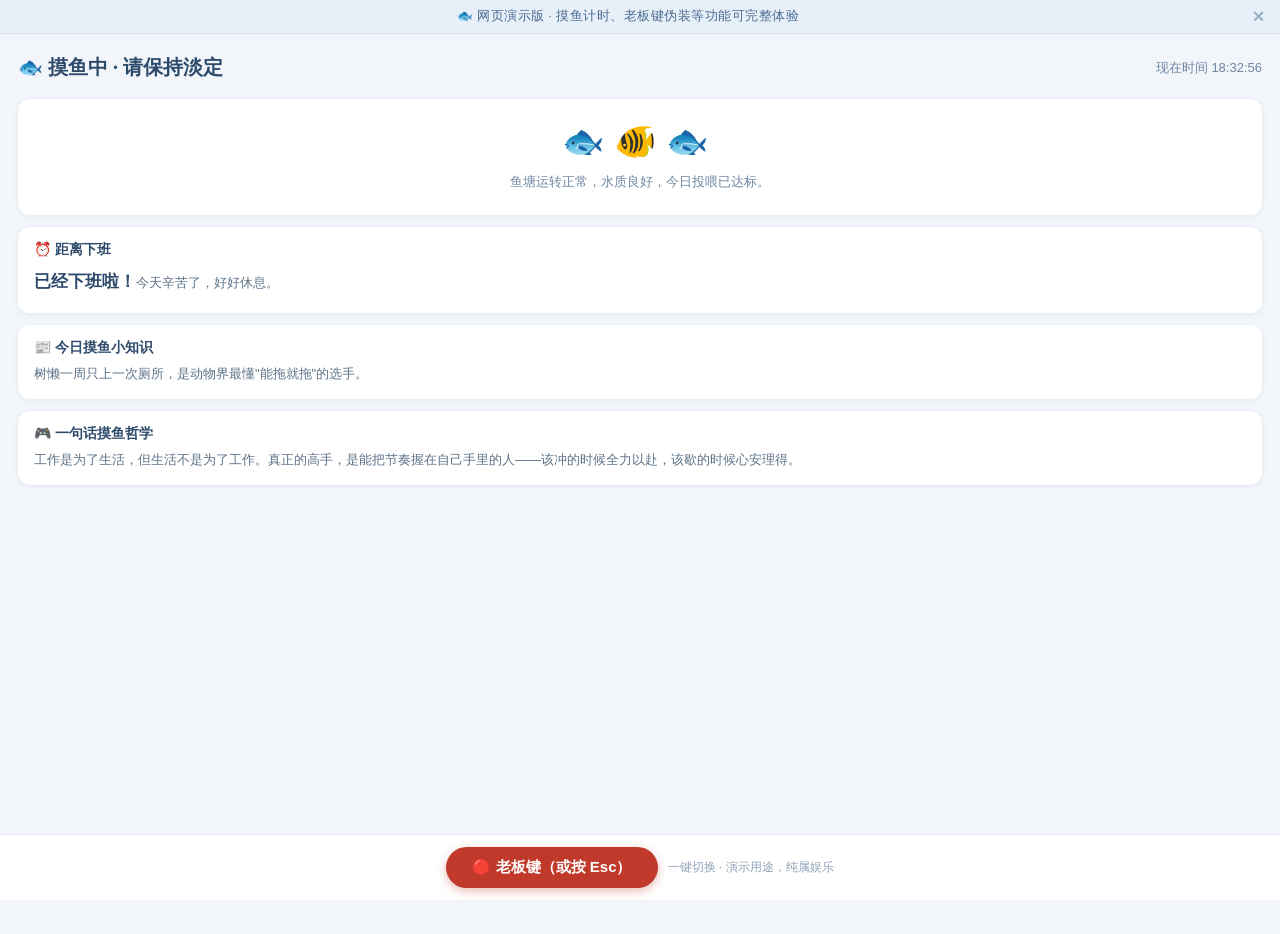
<file: demo/moyu/index.html>
<!DOCTYPE html>
<html lang="zh-CN">
<head>
<meta charset="utf-8">
<meta name="viewport" content="width=device-width, initial-scale=1">
<title>摸鱼神器 · 老板键演示</title>
<style>
  * { margin: 0; padding: 0; box-sizing: border-box; }
  body { font-family: -apple-system, 'PingFang SC', 'Microsoft YaHei', sans-serif; }
  .demo-banner { position: relative; background: #e7eff9; border-bottom: 1px solid #d5e2f0; color: #4a6b8f; font-size: 12.5px; padding: 8px 40px 8px 16px; text-align: center; letter-spacing: .5px; }
  .demo-banner button { position: absolute; right: 6px; top: 50%; transform: translateY(-50%); background: none; border: none; color: #4a6b8f; opacity: .55; cursor: pointer; font-size: 14px; padding: 4px 8px; line-height: 1; }
  .demo-banner button:hover { opacity: 1; }
  /* ===== 摸鱼模式 ===== */
  #fish { background: #f2f6fb; min-height: 100vh; padding: 20px 18px 90px; }
  .fhead { display: flex; justify-content: space-between; align-items: center; margin-bottom: 18px; }
  .fhead h1 { font-size: 20px; color: #2d4a6b; font-family: 'Noto Serif SC', serif; }
  .fhead .clock { font-size: 13px; color: #6e86a3; }
  .card { background: #fff; border-radius: 12px; padding: 14px 16px; margin-bottom: 12px; box-shadow: 0 1px 6px rgba(45,74,107,.08); }
  .card h3 { font-size: 14px; color: #2d4a6b; margin-bottom: 6px; }
  .card p { font-size: 13px; color: #5d7288; line-height: 1.7; }
  .pond { text-align: center; padding: 22px 10px; }
  .pond .fishes { font-size: 34px; letter-spacing: 10px; }
  .pond .fishes span { display: inline-block; animation: swim 2.4s ease-in-out infinite; }
  .pond .fishes span:nth-child(2) { animation-delay: .4s; }
  .pond .fishes span:nth-child(3) { animation-delay: .9s; }
  @keyframes swim { 0%,100% { transform: translateY(0) } 50% { transform: translateY(-7px) } }
  .pond p { font-size: 13px; color: #6e86a3; margin-top: 10px; }
  .countdown { font-size: 13px; color: #5d7288; line-height: 2; }
  .countdown b { color: #2d4a6b; font-size: 17px; }
  .btnbar { position: fixed; bottom: 0; left: 0; right: 0; background: rgba(255,255,255,.95); border-top: 1px solid #dfe8f2; padding: 12px 18px calc(12px + env(safe-area-inset-bottom)); display: flex; gap: 10px; align-items: center; justify-content: center; }
  .bossbtn { background: #c0392b; color: #fff; border: none; border-radius: 999px; padding: 11px 26px; font-size: 15px; cursor: pointer; font-weight: 600; box-shadow: 0 3px 10px rgba(192,57,43,.35); }
  .hint { font-size: 12px; color: #8fa2b8; }
  /* ===== 工作模式（伪装） ===== */
  #work { display: none; background: #1e1e1e; min-height: 100vh; padding: 0; color: #d4d4d4; font-family: Consolas, Menlo, monospace; font-size: 13px; }
  .wbar { background: #323233; color: #ccc; padding: 8px 14px; font-size: 12px; display: flex; gap: 14px; }
  .wbar .f { color: #858585; }
  .wbody { display: flex; }
  .wnum { padding: 12px 10px; color: #858585; text-align: right; user-select: none; min-width: 44px; line-height: 1.65; }
  .wcode { padding: 12px 14px; line-height: 1.65; white-space: pre; }
  .kw { color: #569cd6; } .st { color: #ce9178; } .cm { color: #6a9955; } .fn { color: #dcdcaa; }
  .wstatus { position: fixed; bottom: 0; left: 0; right: 0; background: #007acc; color: #fff; font-size: 12px; padding: 4px 12px; display: flex; justify-content: space-between; }
</style>
</head>
<body>

<!-- 演示版标识 -->
<div class="demo-banner" id="demoBanner">
  <span>🐟 网页演示版 · 摸鱼计时、老板键伪装等功能可完整体验</span>
  <button onclick="document.getElementById('demoBanner').remove()" title="知道了">✕</button>
</div>

<div id="fish">
  <div class="fhead">
    <h1>🐟 摸鱼中 · 请保持淡定</h1>
    <div class="clock" id="clock"></div>
  </div>

  <div class="card pond">
    <div class="fishes"><span>🐟</span><span>🐠</span><span>🐟</span></div>
    <p>鱼塘运转正常，水质良好，今日投喂已达标。</p>
  </div>

  <div class="card">
    <h3>⏰ 距离下班</h3>
    <div class="countdown" id="cd">计算中…</div>
  </div>

  <div class="card">
    <h3>📰 今日摸鱼小知识</h3>
    <p id="tip">加载中…</p>
  </div>

  <div class="card">
    <h3>🎮 一句话摸鱼哲学</h3>
    <p>工作是为了生活，但生活不是为了工作。真正的高手，是能把节奏握在自己手里的人——该冲的时候全力以赴，该歇的时候心安理得。</p>
  </div>

  <div class="btnbar">
    <button class="bossbtn" onclick="switchMode()">🔴 老板键（或按 Esc）</button>
    <span class="hint">一键切换 · 演示用途，纯属娱乐</span>
  </div>
</div>

<div id="work">
  <div class="wbar"><span>文件(F)</span><span>编辑(E)</span><span>查看(V)</span><span>转到(G)</span><span>运行(R)</span></div>
  <div class="wbody">
    <div class="wnum" id="wnum"></div>
    <div class="wcode" id="wcode"></div>
  </div>
  <div class="wstatus"><span>正在分析: quarterly_report_final_v3.py</span><span id="wstat">行 1, 列 1</span></div>
</div>

<script>
// 时钟 & 下班倒计时（以 18:00 为目标）
function tick() {
  var n = new Date();
  var hh = ('0' + n.getHours()).slice(-2), mm = ('0' + n.getMinutes()).slice(-2), ss = ('0' + n.getSeconds()).slice(-2);
  document.getElementById('clock').textContent = '现在时间 ' + hh + ':' + mm + ':' + ss;
  var end = new Date(n); end.setHours(18, 0, 0, 0);
  var left = end - n;
  if (left < 0) { document.getElementById('cd').innerHTML = '<b>已经下班啦！</b>今天辛苦了，好好休息。'; return; }
  var h = Math.floor(left / 3600000), m = Math.floor(left % 3600000 / 60000), s = Math.floor(left % 60000 / 1000);
  document.getElementById('cd').innerHTML = '还有 <b>' + h + '</b> 小时 <b>' + m + '</b> 分 <b>' + s + '</b> 秒';
}
setInterval(tick, 1000); tick();

var TIPS = [
  '章鱼有三颗心脏，两颗负责给鳃供血——所以它们激动的时候真的会"心跳加速"。',
  '树懒一周只上一次厕所，是动物界最懂"能拖就拖"的选手。',
  '海獭睡觉时会手拉手，防止漂散——团队协作的最早实践者。',
  '猫每天睡 16 个小时，剩下 8 小时里有一半在思考去哪里睡。',
  '程序员界流传一句话：代码写得好，下班回家早。',
  '人的注意力集中上限约 90 分钟，之后必然走神——摸鱼不是懒，是生理规律。',
  '世界上跑得第二快的动物是"叉角羚"，它靠的不是爆发力，是懂得分配体力。'
];
document.getElementById('tip').textContent = TIPS[Math.floor(Math.random() * TIPS.length)];

// 模式切换
var mode = 'fish';
function switchMode() {
  mode = mode === 'fish' ? 'work' : 'fish';
  document.getElementById('fish').style.display = mode === 'fish' ? 'block' : 'none';
  document.getElementById('work').style.display = mode === 'work' ? 'block' : 'none';
}
document.addEventListener('keydown', function (e) { if (e.key === 'Escape') switchMode(); });

// 伪装工作界面：看起来很努力的代码
var LINES = [
  '<span class="cm"># Q3 供应链数据分析 · 自动化报表脚本</span>',
  '<span class="kw">import</span> pandas <span class="kw">as</span> pd',
  '<span class="kw">from</span> utils.db <span class="kw">import</span> load_orders, load_skus',
  '',
  '<span class="kw">def</span> <span class="fn">build_quarterly_report</span>(quarter=<span class="st">\'Q3\'</span>):',
  '    <span class="cm"># 1. 拉取订单与 SKU 主数据</span>',
  '    orders = load_orders(quarter)',
  '    skus = load_skus(active_only=<span class="kw">True</span>)',
  '',
  '    <span class="cm"># 2. 合并口径，剔除测试单</span>',
  '    df = orders.merge(skus, on=<span class="st">\'sku_id\'</span>, how=<span class="st">\'left\'</span>)',
  '    df = df[df[<span class="st">\'is_test\'</span>] == <span class="kw">False</span>]',
  '',
  '    <span class="cm"># 3. 按品类汇总销售额与毛利</span>',
  '    summary = (df.groupby(<span class="st">\'category\'</span>)',
  '                 .agg(gmv=(<span class="st">\'amount\'</span>, <span class="st">\'sum\'</span>),',
  '                      profit=(<span class="st">\'margin\'</span>, <span class="st">\'mean\'</span>))',
  '                 .sort_values(<span class="st">\'gmv\'</span>, ascending=<span class="kw">False</span>))',
  '',
  '    <span class="cm"># 4. 导出给财务复核</span>',
  '    summary.to_excel(<span class="st">\'reports/q3_summary.xlsx\'</span>)',
  '    <span class="kw">return</span> summary',
  '',
  '<span class="kw">if</span> __name__ == <span class="st">\'__main__\'</span>:',
  '    report = build_quarterly_report()',
  '    <span class="fn">print</span>(<span class="st">\'✓ 报表已生成，共 %d 个品类\'</span> % len(report))'
];
var wnum = document.getElementById('wnum'), wcode = document.getElementById('wcode');
LINES.forEach(function (l, i) {
  wnum.innerHTML += (i + 1) + '<br>';
  wcode.innerHTML += (l || '&nbsp;') + '<br>';
});
document.getElementById('wcode').addEventListener('mousemove', function (e) {
  var rect = this.getBoundingClientRect();
  var line = Math.floor((e.clientY - rect.top) / 21.5) + 1;
  document.getElementById('wstat').textContent = '行 ' + Math.max(1, line) + ', 列 ' + Math.max(1, Math.floor((e.clientX - rect.left) / 7.8));
});
</script>
</body>
</html>
</file>
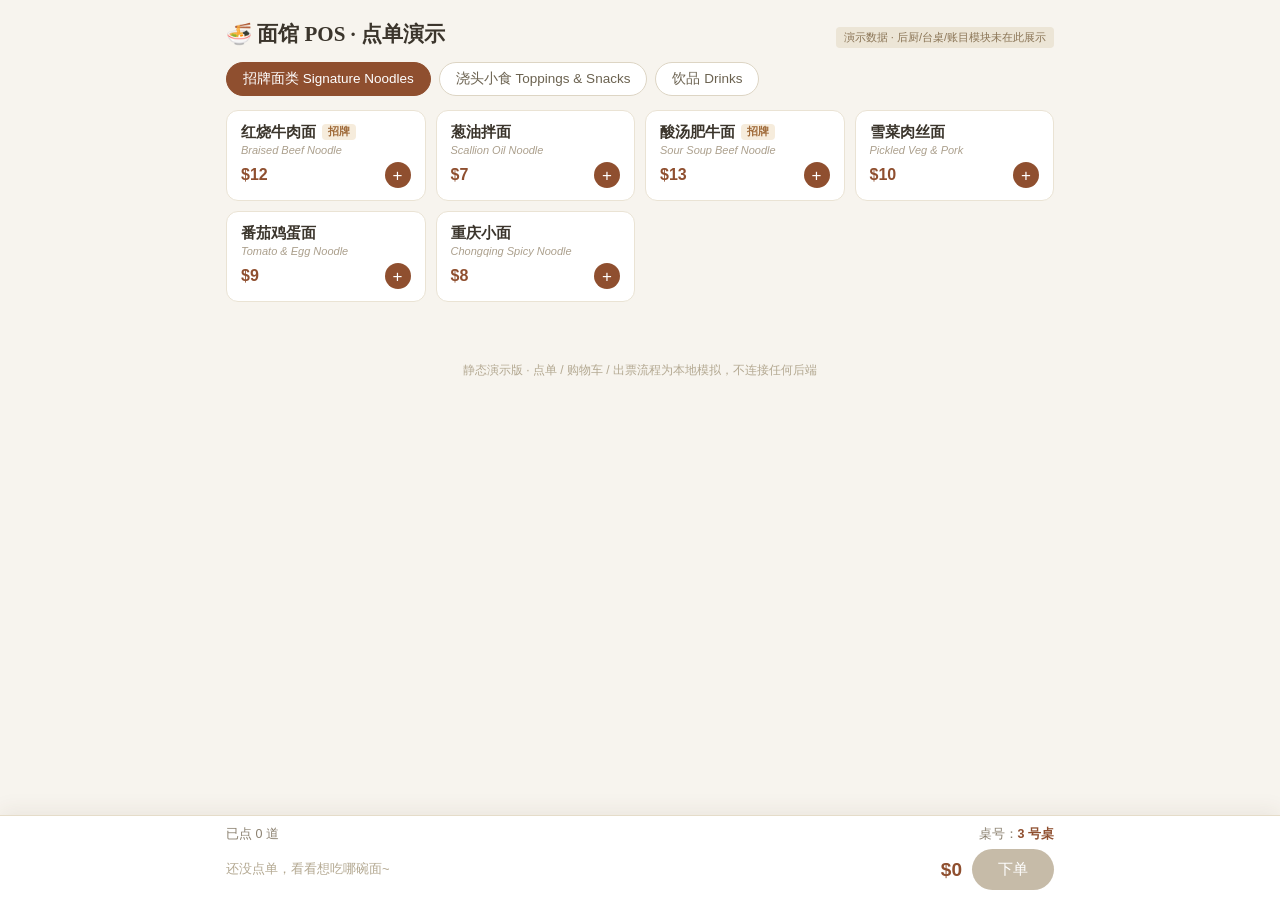
<file: demo/pos/index.html>
<!DOCTYPE html>
<html lang="zh-CN">
<head>
<meta charset="utf-8">
<meta name="viewport" content="width=device-width, initial-scale=1">
<title>面馆 POS · 点单演示</title>
<style>
  * { margin: 0; padding: 0; box-sizing: border-box; }
  body { font-family: -apple-system, 'PingFang SC', 'Microsoft YaHei', sans-serif; background: #f7f4ee; color: #3b352c; padding: 20px 16px 40px; max-width: 860px; margin: 0 auto; font-size: 14px; }
  h1, h2, h3 { font-family: 'Noto Serif SC', 'Songti SC', serif; }
  .head { display: flex; justify-content: space-between; align-items: flex-end; flex-wrap: wrap; gap: 8px; margin-bottom: 14px; }
  .head h1 { font-size: 21px; }
  .badge { font-size: 11px; background: #ece5d6; color: #8a7455; border-radius: 4px; padding: 3px 8px; }
  .tabs { display: flex; gap: 8px; margin-bottom: 14px; flex-wrap: wrap; }
  .tab { border: 1px solid #ddd5c4; background: #fff; border-radius: 999px; padding: 7px 16px; font-size: 13.5px; cursor: pointer; color: #6b6250; }
  .tab.on { background: #8f4f2f; border-color: #8f4f2f; color: #fff; }
  .grid { display: grid; grid-template-columns: repeat(auto-fill, minmax(180px, 1fr)); gap: 10px; margin-bottom: 60px; }
  .dish { background: #fff; border: 1px solid #eae3d4; border-radius: 12px; padding: 12px 14px; cursor: pointer; transition: all .12s; }
  .dish:hover { border-color: #c49a6c; }
  .dish h3 { font-size: 15px; }
  .dish .en { font-size: 11px; color: #ab9f8c; margin: 2px 0 6px; font-style: italic; }
  .dish .row { display: flex; justify-content: space-between; align-items: center; }
  .dish .price { color: #8f4f2f; font-weight: 700; font-size: 16px; }
  .dish .add { width: 26px; height: 26px; border-radius: 50%; border: none; background: #8f4f2f; color: #fff; font-size: 17px; cursor: pointer; line-height: 1; }
  .dish .tag { display: inline-block; font-size: 10.5px; background: #f6ecdc; color: #a06b3a; border-radius: 4px; padding: 1px 6px; margin-left: 6px; vertical-align: 2px; }
  /* 购物车 */
  .cart { position: fixed; bottom: 0; left: 0; right: 0; background: #fff; border-top: 1px solid #e5dcc9; box-shadow: 0 -4px 20px rgba(90,70,40,.08); padding: 10px 18px calc(10px + env(safe-area-inset-bottom)); }
  .cartin { max-width: 828px; margin: 0 auto; }
  .cartop { display: flex; justify-content: space-between; align-items: center; margin-bottom: 6px; font-size: 12.5px; color: #8b8170; }
  .cartop b { color: #8f4f2f; }
  .cartbot { display: flex; gap: 10px; align-items: center; }
  .cartlist { flex: 1; font-size: 13px; line-height: 1.9; max-height: 84px; overflow-y: auto; }
  .cartlist .x { cursor: pointer; color: #c0392b; margin-left: 8px; font-weight: bold; }
  .total { font-size: 19px; font-weight: 700; color: #8f4f2f; white-space: nowrap; }
  .order { background: #8f4f2f; color: #fff; border: none; border-radius: 999px; padding: 11px 26px; font-size: 15px; cursor: pointer; white-space: nowrap; }
  .order:disabled { background: #c6bba8; cursor: default; }
  .empty { color: #b3a891; font-size: 13px; }
  /* 出票弹层 */
  .mask { display: none; position: fixed; inset: 0; background: rgba(59,53,44,.5); z-index: 9; align-items: center; justify-content: center; padding: 20px; }
  .mask.on { display: flex; }
  .ticket { background: #fffdf8; border-radius: 10px; padding: 22px 26px; max-width: 340px; width: 100%; font-family: 'Courier New', monospace; position: relative; }
  .ticket h3 { text-align: center; font-size: 16px; letter-spacing: 4px; margin-bottom: 4px; }
  .ticket .tno { text-align: center; font-size: 12px; color: #ab9f8c; margin-bottom: 12px; }
  .ticket .line { border-top: 1px dashed #d8cbb4; margin: 8px 0; }
  .ticket .trow { display: flex; justify-content: space-between; font-size: 13px; padding: 2px 0; }
  .ticket .tt { font-size: 15px; font-weight: bold; margin-top: 6px; }
  .ticket .ok { text-align: center; color: #2f6e3f; font-size: 13px; margin-top: 12px; }
  .ticket .close { position: absolute; top: 8px; right: 12px; cursor: pointer; color: #ab9f8c; background: none; border: none; font-size: 16px; }
  .foot { text-align: center; color: #b3a891; font-size: 12px; margin-top: 10px; }
</style>
</head>
<body>
  <div class="head">
    <h1>🍜 面馆 POS · 点单演示</h1>
    <span class="badge">演示数据 · 后厨/台桌/账目模块未在此展示</span>
  </div>

  <div class="tabs" id="tabs"></div>
  <div class="grid" id="grid"></div>

  <div class="cart">
    <div class="cartin">
      <div class="cartop"><span id="cnt">已点 0 道</span><span>桌号：<b>3 号桌</b></span></div>
      <div class="cartbot">
        <div class="cartlist" id="cartlist"><span class="empty">还没点单，看看想吃哪碗面~</span></div>
        <span class="total" id="total">$0</span>
        <button class="order" id="orderBtn" disabled onclick="placeOrder()">下单</button>
      </div>
    </div>
  </div>

  <div class="mask" id="mask" onclick="if(event.target===this)this.classList.remove('on')">
    <div class="ticket">
      <button class="close" onclick="document.getElementById('mask').classList.remove('on')">✕</button>
      <h3>后 厨 出 票</h3>
      <div class="tno" id="tno"></div>
      <div class="line"></div>
      <div id="tbody"></div>
      <div class="line"></div>
      <div class="trow tt"><span>合计 TOTAL</span><span id="ttotal"></span></div>
      <div class="ok">✓ 已发送至后厨显示屏（演示）</div>
    </div>
  </div>

  <p class="foot">静态演示版 · 点单 / 购物车 / 出票流程为本地模拟，不连接任何后端</p>

<script>
var MENU = [
  { cat: '招牌面类', en: 'Signature Noodles', items: [
    { n: '红烧牛肉面', e: 'Braised Beef Noodle', p: 12, hot: true },
    { n: '葱油拌面', e: 'Scallion Oil Noodle', p: 7 },
    { n: '酸汤肥牛面', e: 'Sour Soup Beef Noodle', p: 13, hot: true },
    { n: '雪菜肉丝面', e: 'Pickled Veg & Pork', p: 10 },
    { n: '番茄鸡蛋面', e: 'Tomato & Egg Noodle', p: 9 },
    { n: '重庆小面', e: 'Chongqing Spicy Noodle', p: 8 } ] },
  { cat: '浇头小食', en: 'Toppings & Snacks', items: [
    { n: '卤蛋', e: 'Marinated Egg', p: 2 },
    { n: '大排', e: 'Pork Cutlet', p: 4, hot: true },
    { n: '素鸡', e: 'Veg Chicken', p: 2 },
    { n: '凉拌黄瓜', e: 'Cucumber Salad', p: 3 },
    { n: '炸春卷', e: 'Spring Roll', p: 4 } ] },
  { cat: '饮品', en: 'Drinks', items: [
    { n: '酸梅汤', e: 'Sour Plum Drink', p: 3 },
    { n: '冰豆浆', e: 'Iced Soy Milk', p: 2 },
    { n: '青岛啤酒', e: 'Tsingtao Beer', p: 5 },
    { n: '王老吉', e: 'Herbal Tea', p: 3 } ] }
];

var curCat = 0;
var cart = {};  // name -> {n, e, p, q}

var tabsEl = document.getElementById('tabs');
MENU.forEach(function (c, i) {
  var t = document.createElement('button');
  t.className = 'tab' + (i === 0 ? ' on' : '');
  t.textContent = c.cat + ' ' + c.en;
  t.onclick = function () {
    curCat = i;
    tabsEl.querySelectorAll('.tab').forEach(function (x, j) { x.classList.toggle('on', i === j); });
    renderMenu();
  };
  tabsEl.appendChild(t);
});

function renderMenu() {
  var g = document.getElementById('grid');
  g.innerHTML = '';
  MENU[curCat].items.forEach(function (d) {
    var el = document.createElement('div');
    el.className = 'dish';
    el.innerHTML = '<h3>' + d.n + (d.hot ? '<span class="tag">招牌</span>' : '') + '</h3><div class="en">' + d.e + '</div>' +
      '<div class="row"><span class="price">$' + d.p + '</span><button class="add">+</button></div>';
    el.querySelector('.add').onclick = function (ev) { ev.stopPropagation(); addToCart(d); };
    el.onclick = function () { addToCart(d); };
    g.appendChild(el);
  });
}
function addToCart(d) {
  if (!cart[d.n]) cart[d.n] = { n: d.n, e: d.e, p: d.p, q: 0 };
  cart[d.n].q++;
  renderCart();
}
function removeFromCart(name) {
  if (cart[name]) { cart[name].q--; if (cart[name].q <= 0) delete cart[name]; }
  renderCart();
}
function renderCart() {
  var list = document.getElementById('cartlist');
  var names = Object.keys(cart);
  var count = 0, sum = 0;
  names.forEach(function (k) { count += cart[k].q; sum += cart[k].q * cart[k].p; });
  document.getElementById('cnt').textContent = '已点 ' + count + ' 道';
  document.getElementById('total').textContent = '$' + sum;
  document.getElementById('orderBtn').disabled = count === 0;
  if (!names.length) { list.innerHTML = '<span class="empty">还没点单，看看想吃哪碗面~</span>'; return; }
  list.innerHTML = names.map(function (k) {
    var c = cart[k];
    return '<span>' + c.n + ' × ' + c.q + '（$' + c.q * c.p + '）<span class="x" onclick="removeFromCart(\'' + k + '\')">✕</span></span>';
  }).join('　');
}
function placeOrder() {
  var names = Object.keys(cart);
  var sum = 0;
  names.forEach(function (k) { sum += cart[k].q * cart[k].p; });
  document.getElementById('tno').textContent = '单号 NO. ' + String(Math.floor(1000 + Math.random() * 9000)) + ' · 3 号桌';
  document.getElementById('tbody').innerHTML = names.map(function (k) {
    var c = cart[k];
    return '<div class="trow"><span>' + c.n + ' ' + c.e + ' x' + c.q + '</span><span>$' + c.q * c.p + '</span></div>';
  }).join('');
  document.getElementById('ttotal').textContent = '$' + sum;
  document.getElementById('mask').classList.add('on');
  cart = {};
  renderCart();
}
renderMenu();
renderCart();
</script>
</body>
</html>
</file>
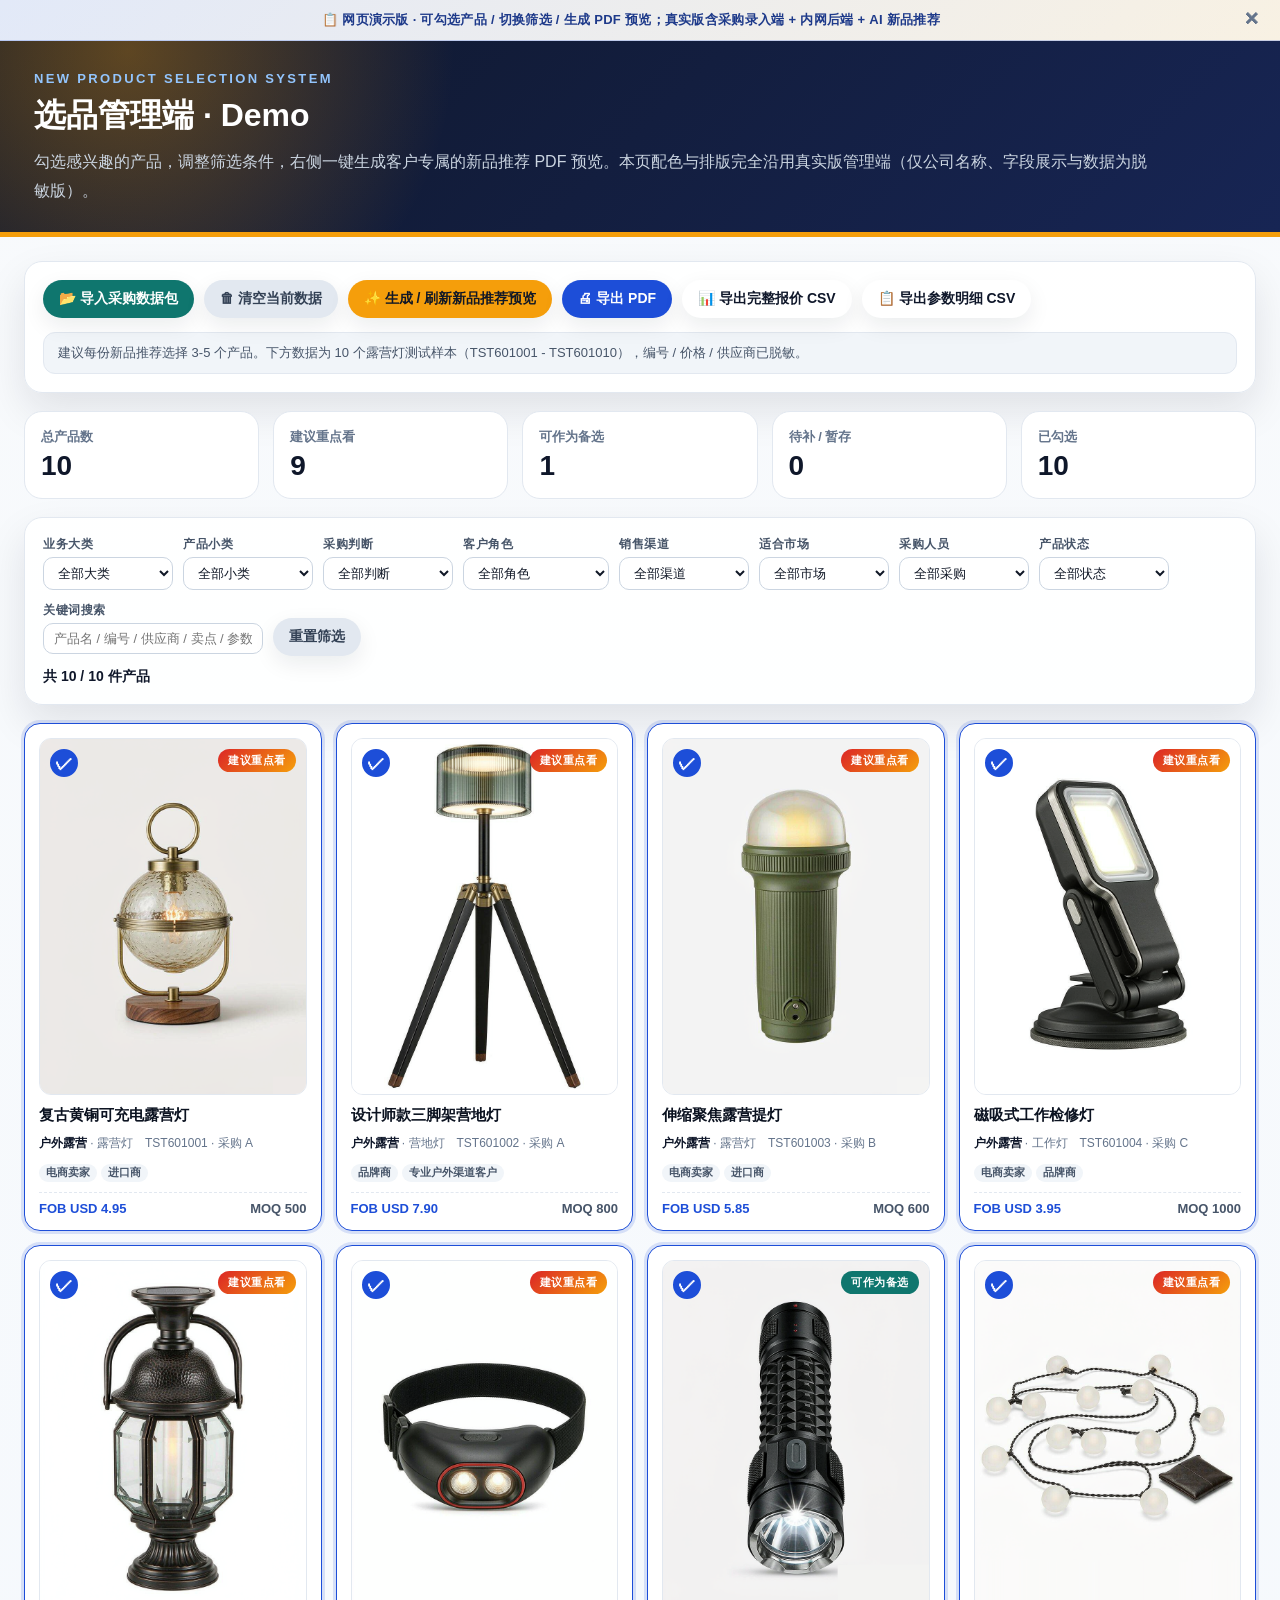
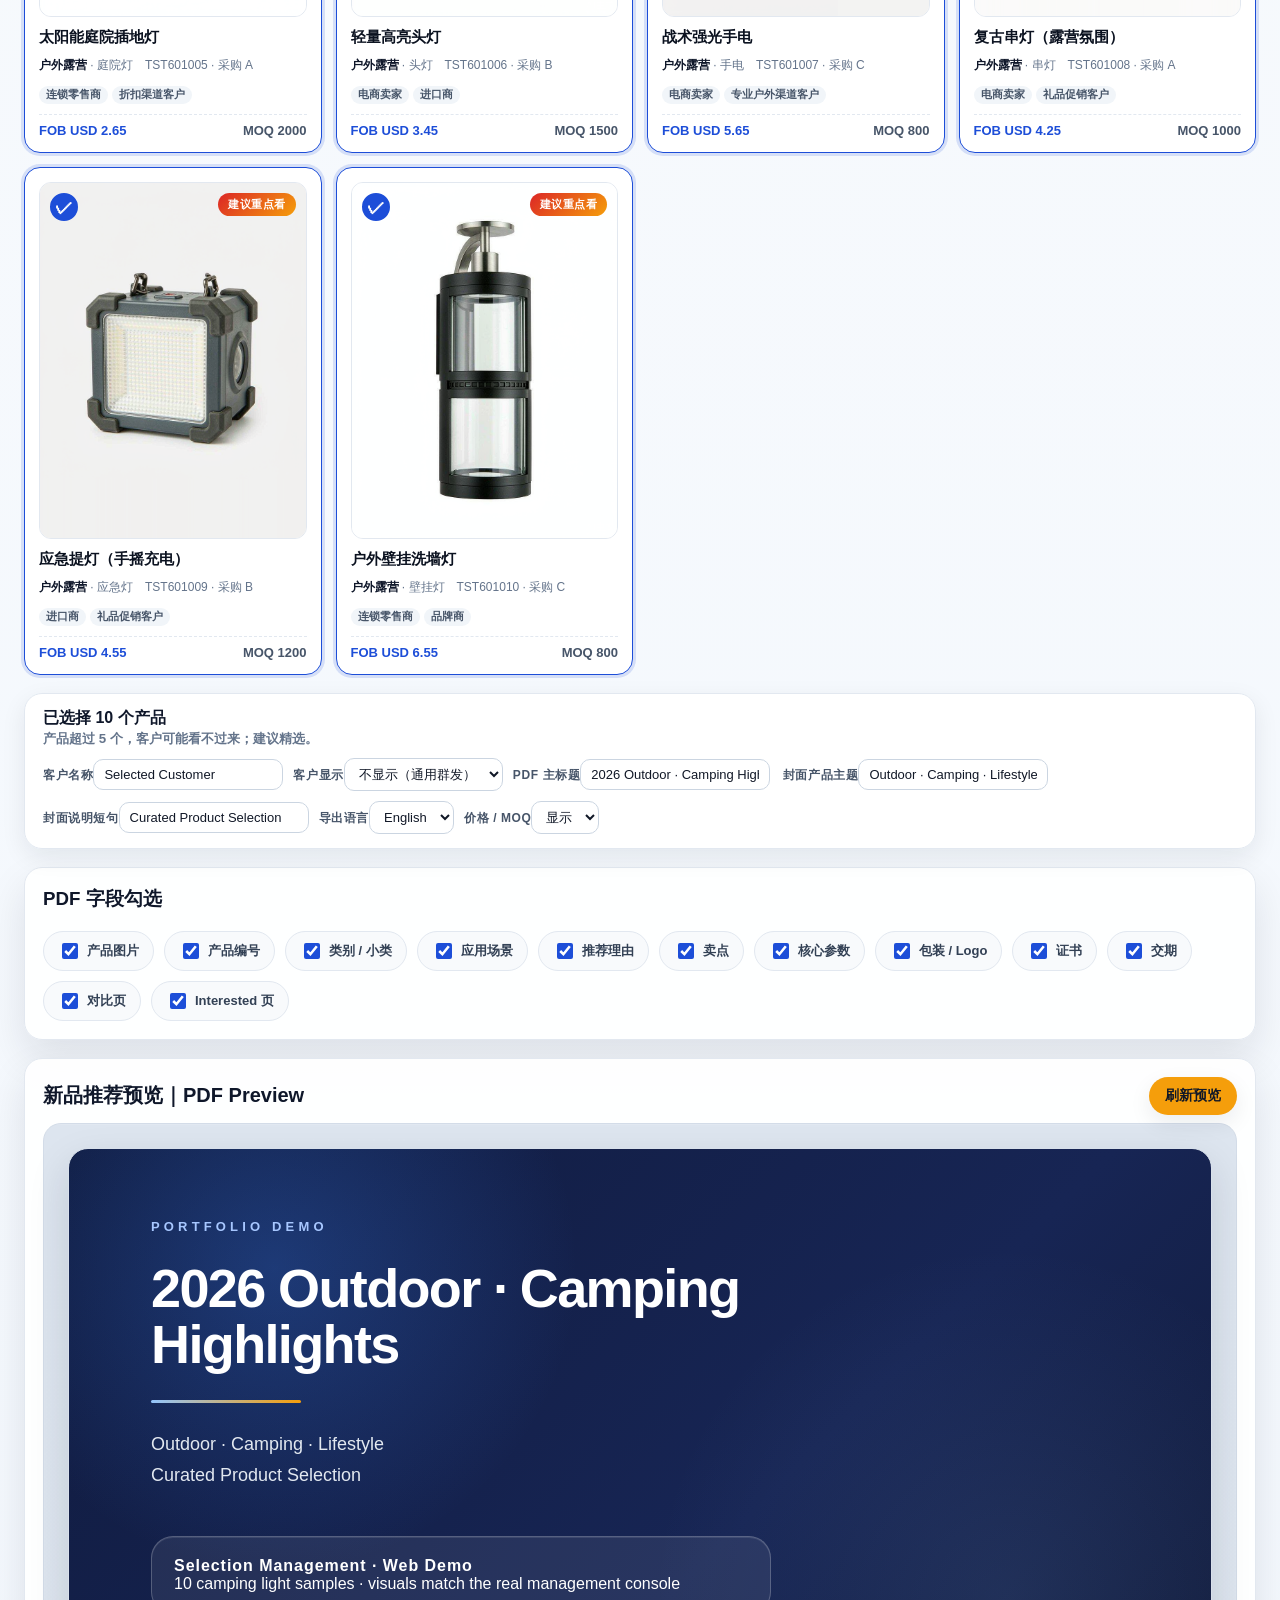
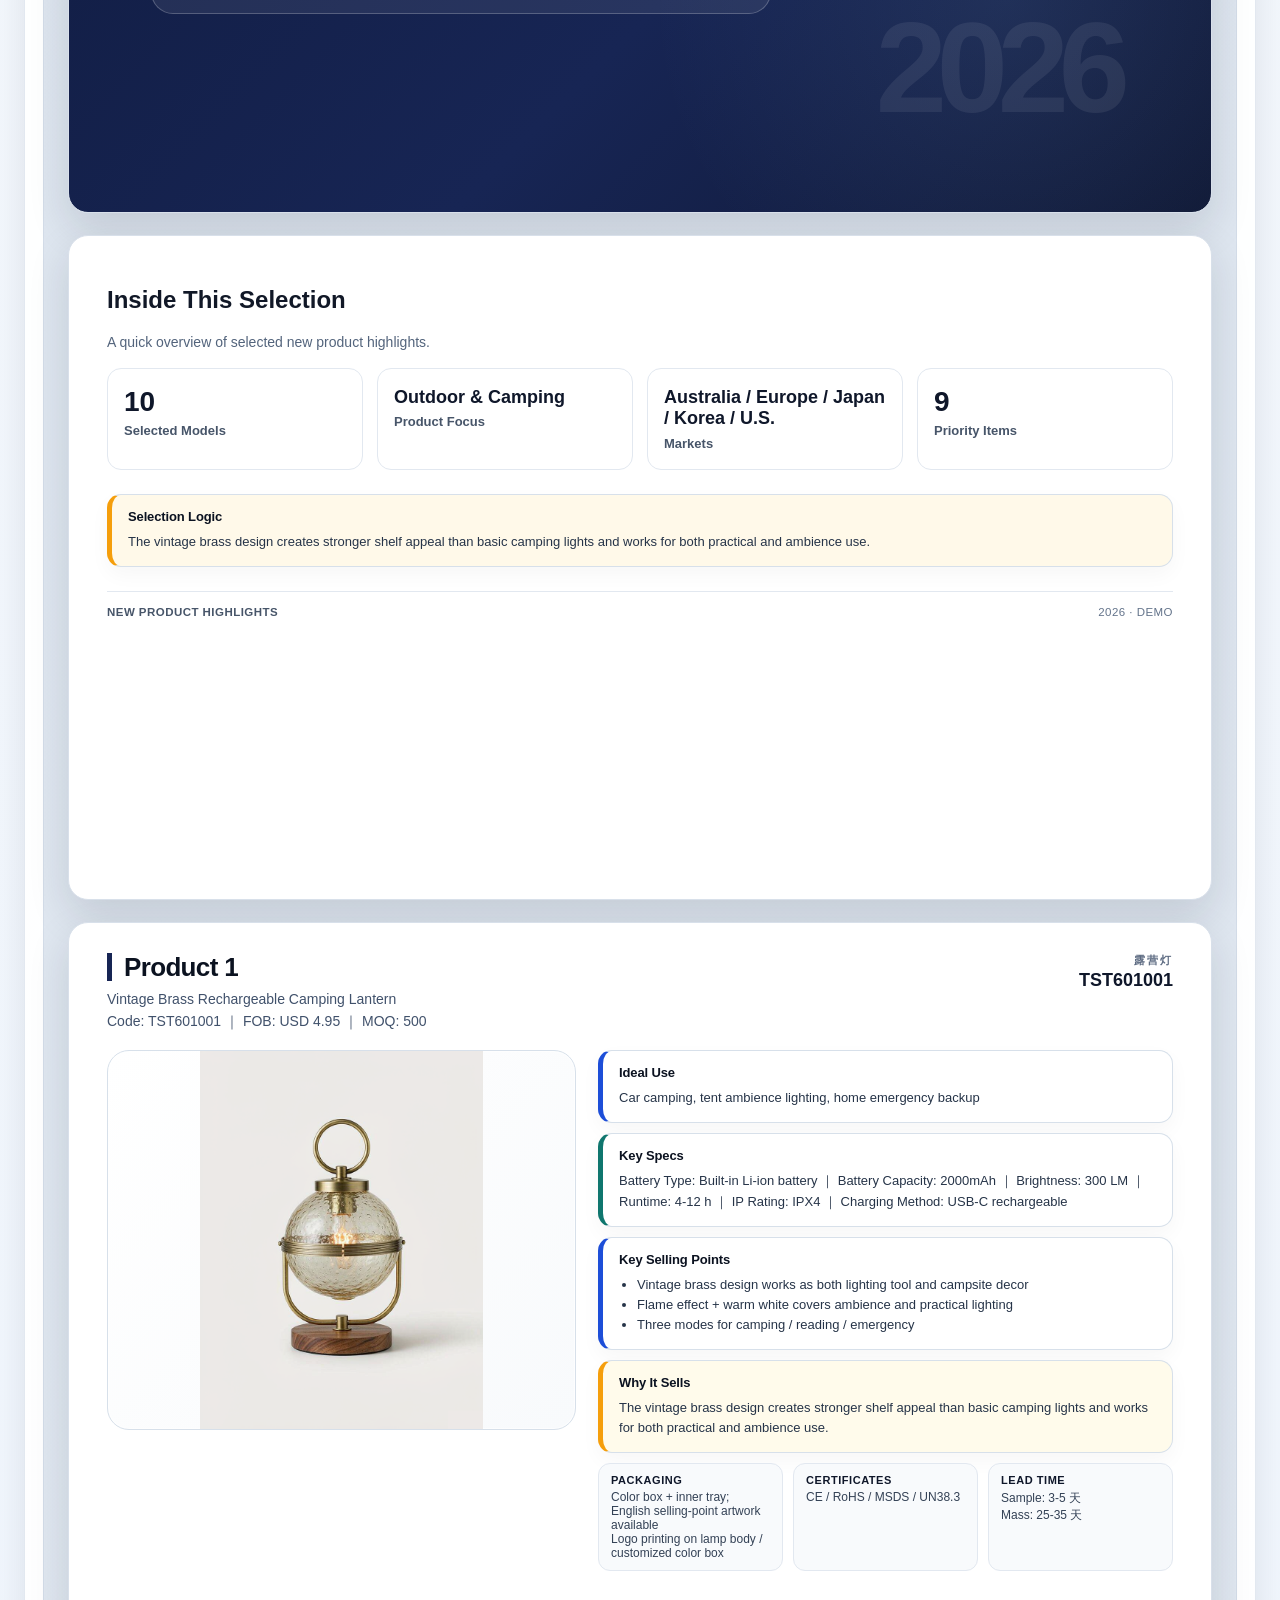
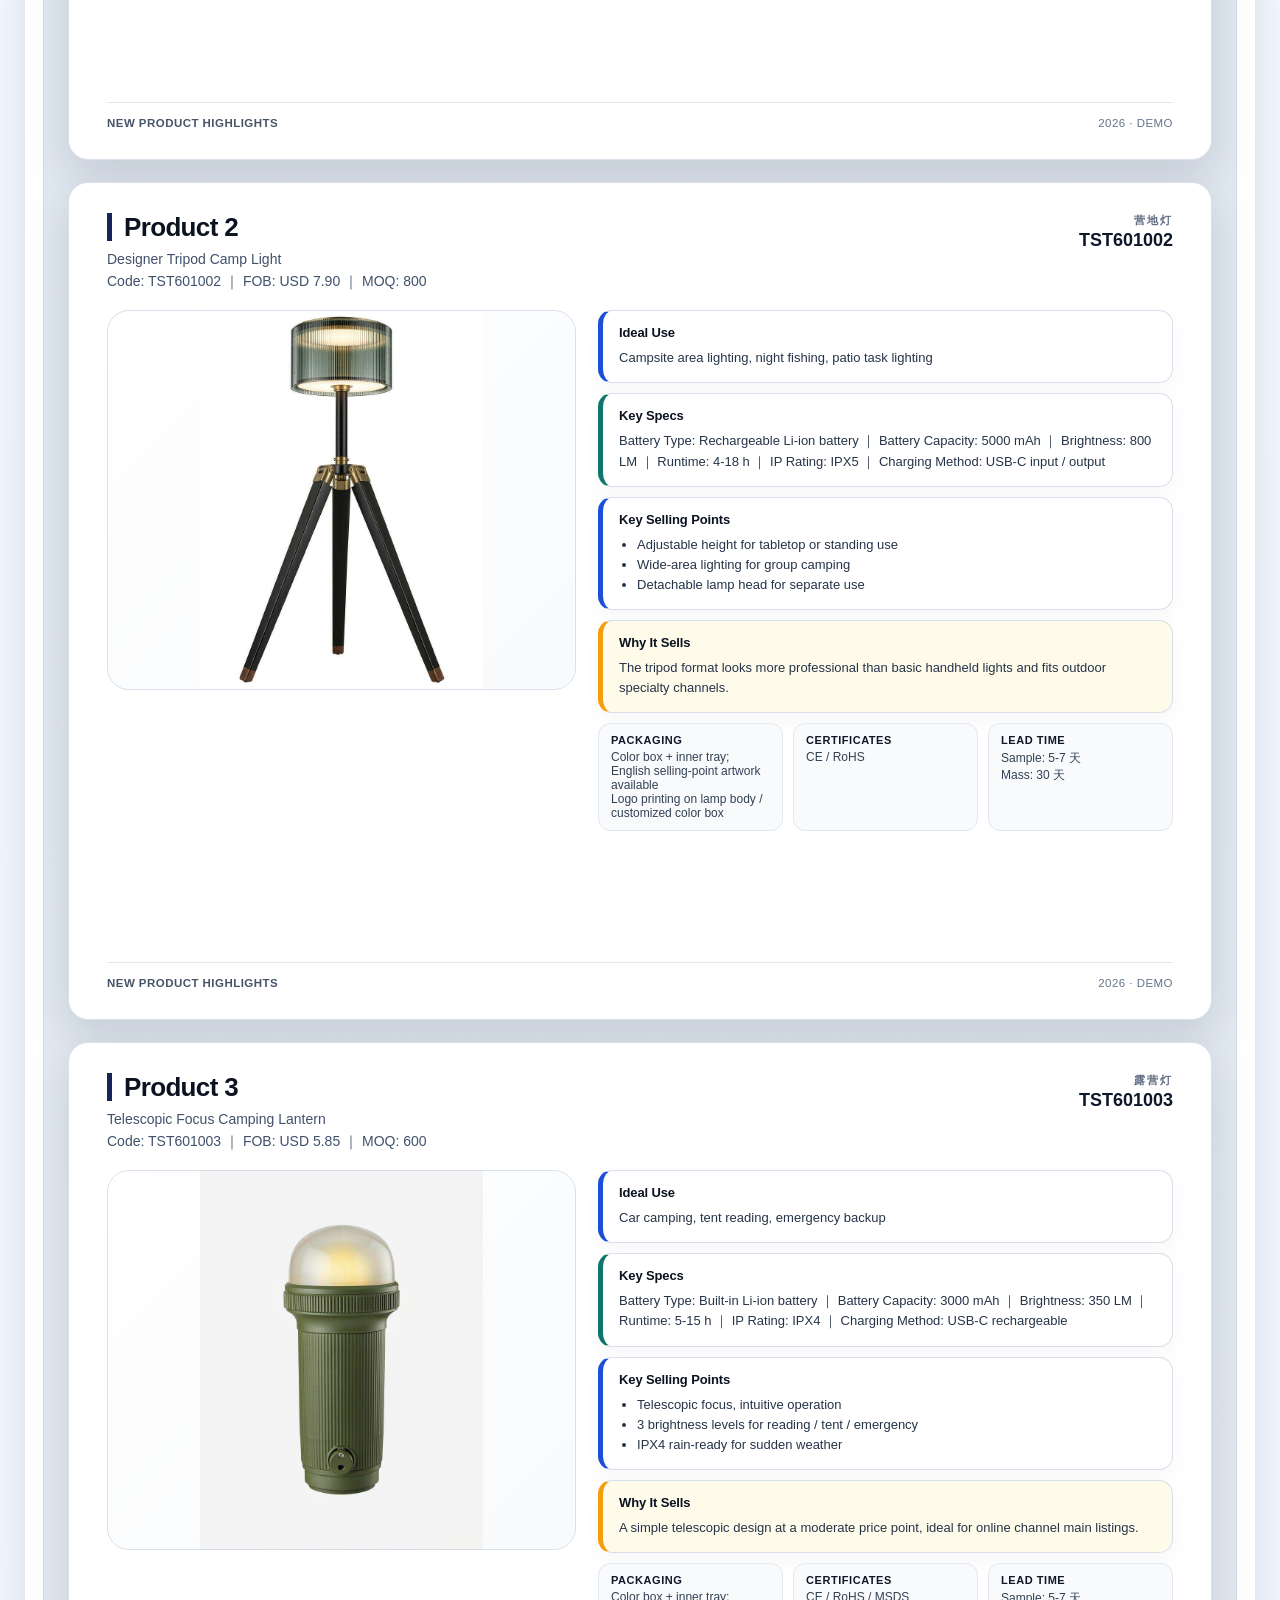
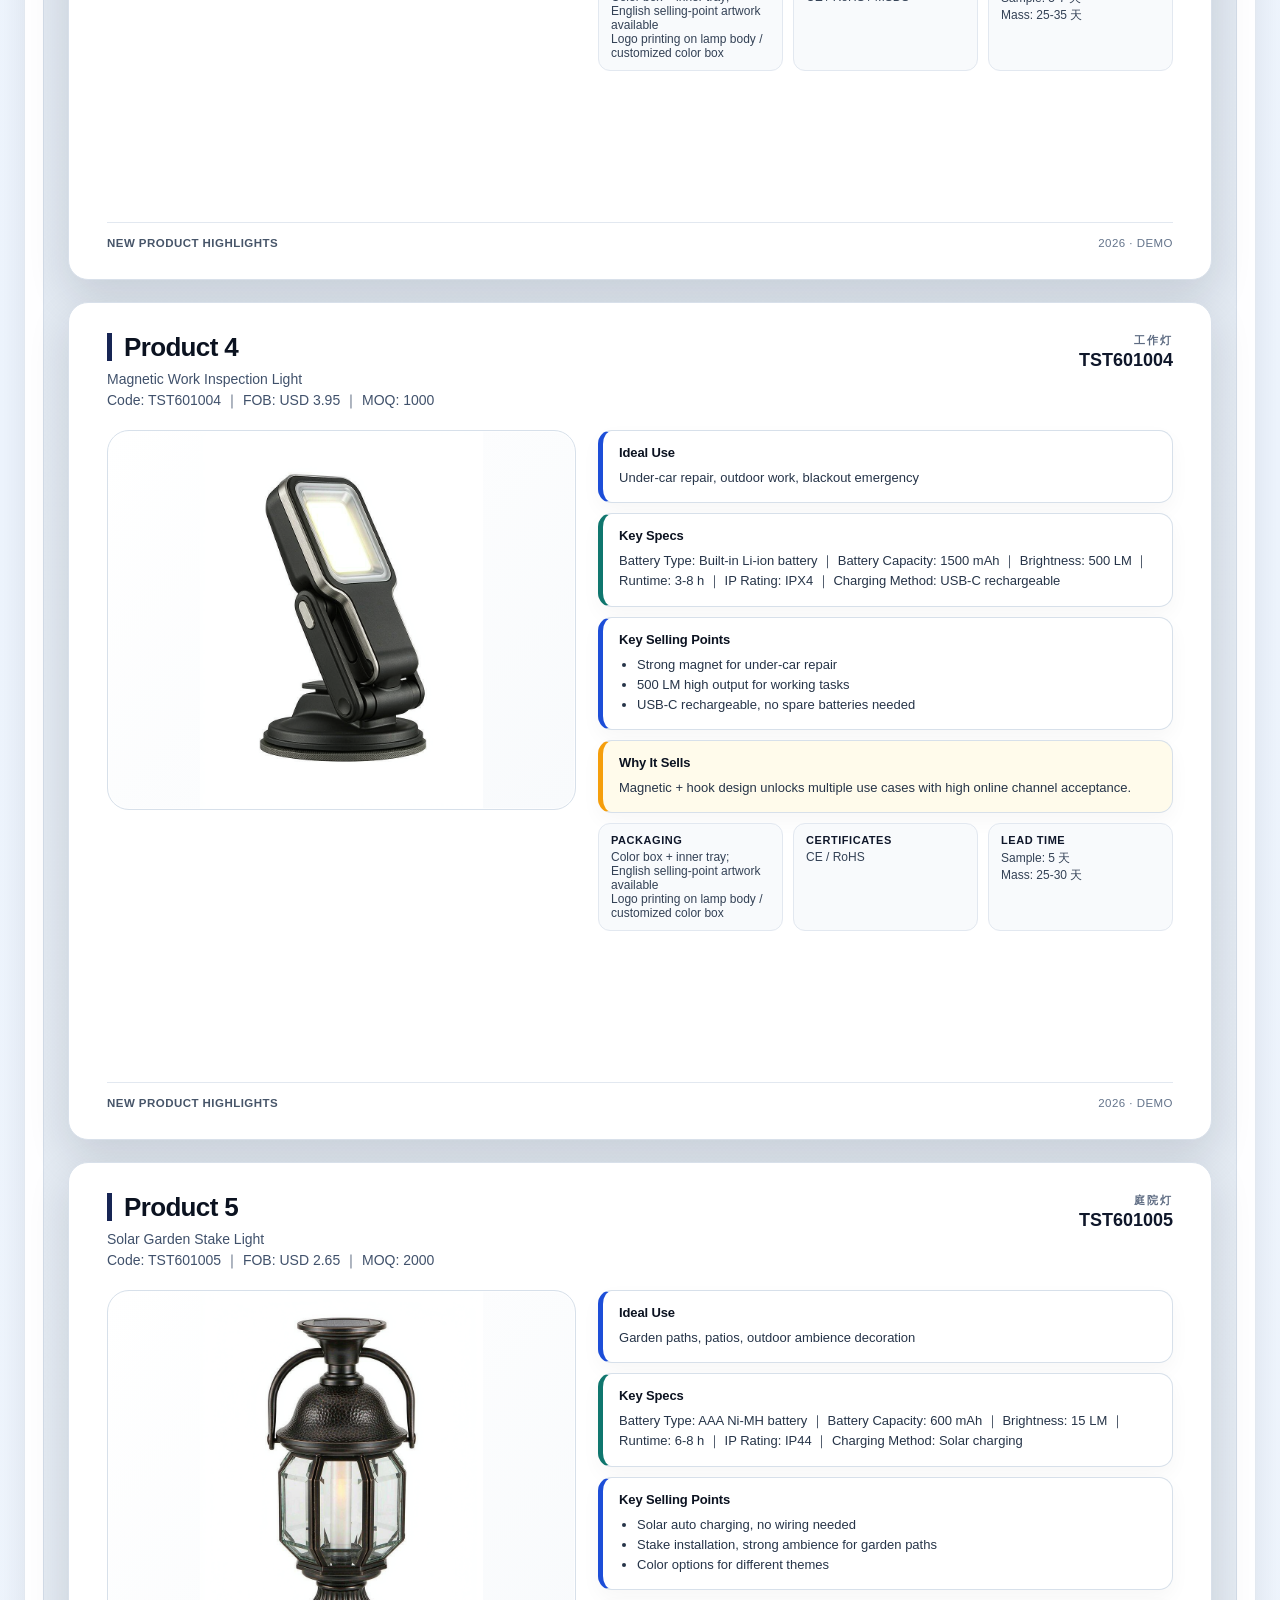
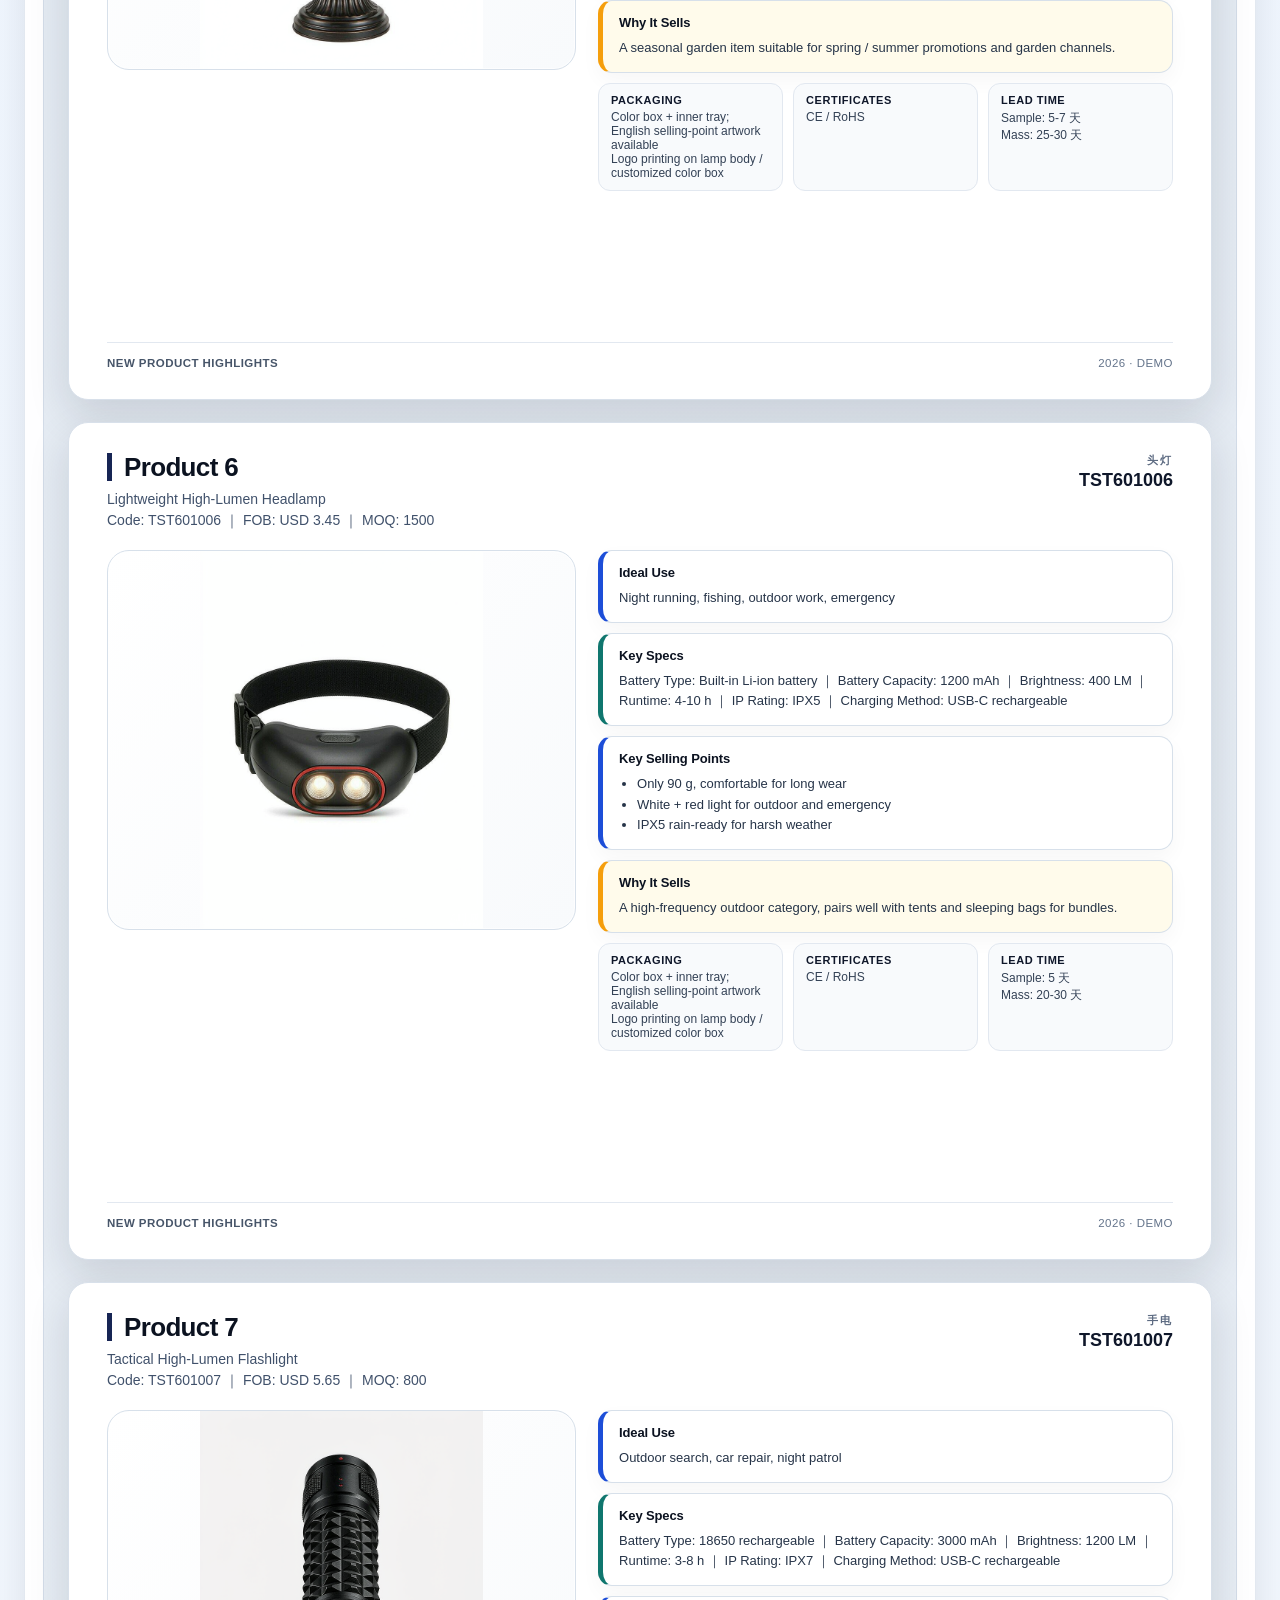
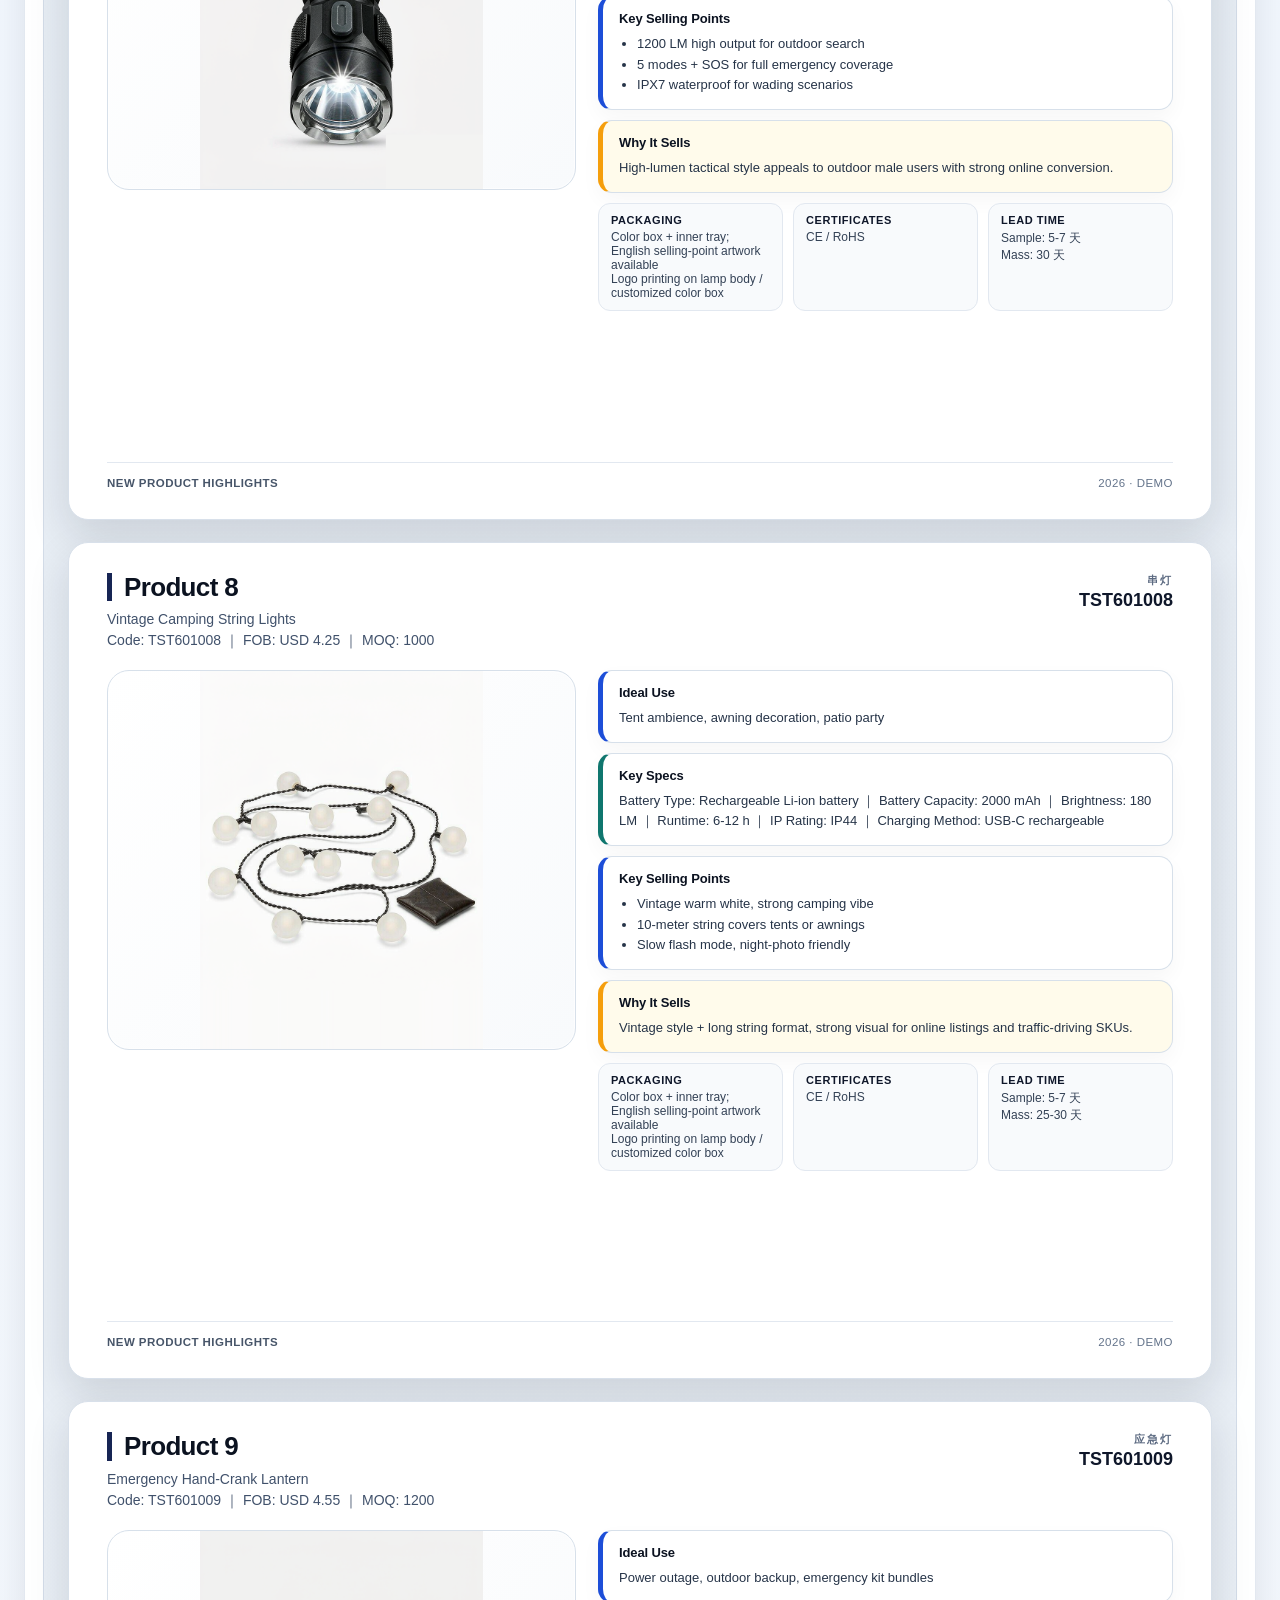
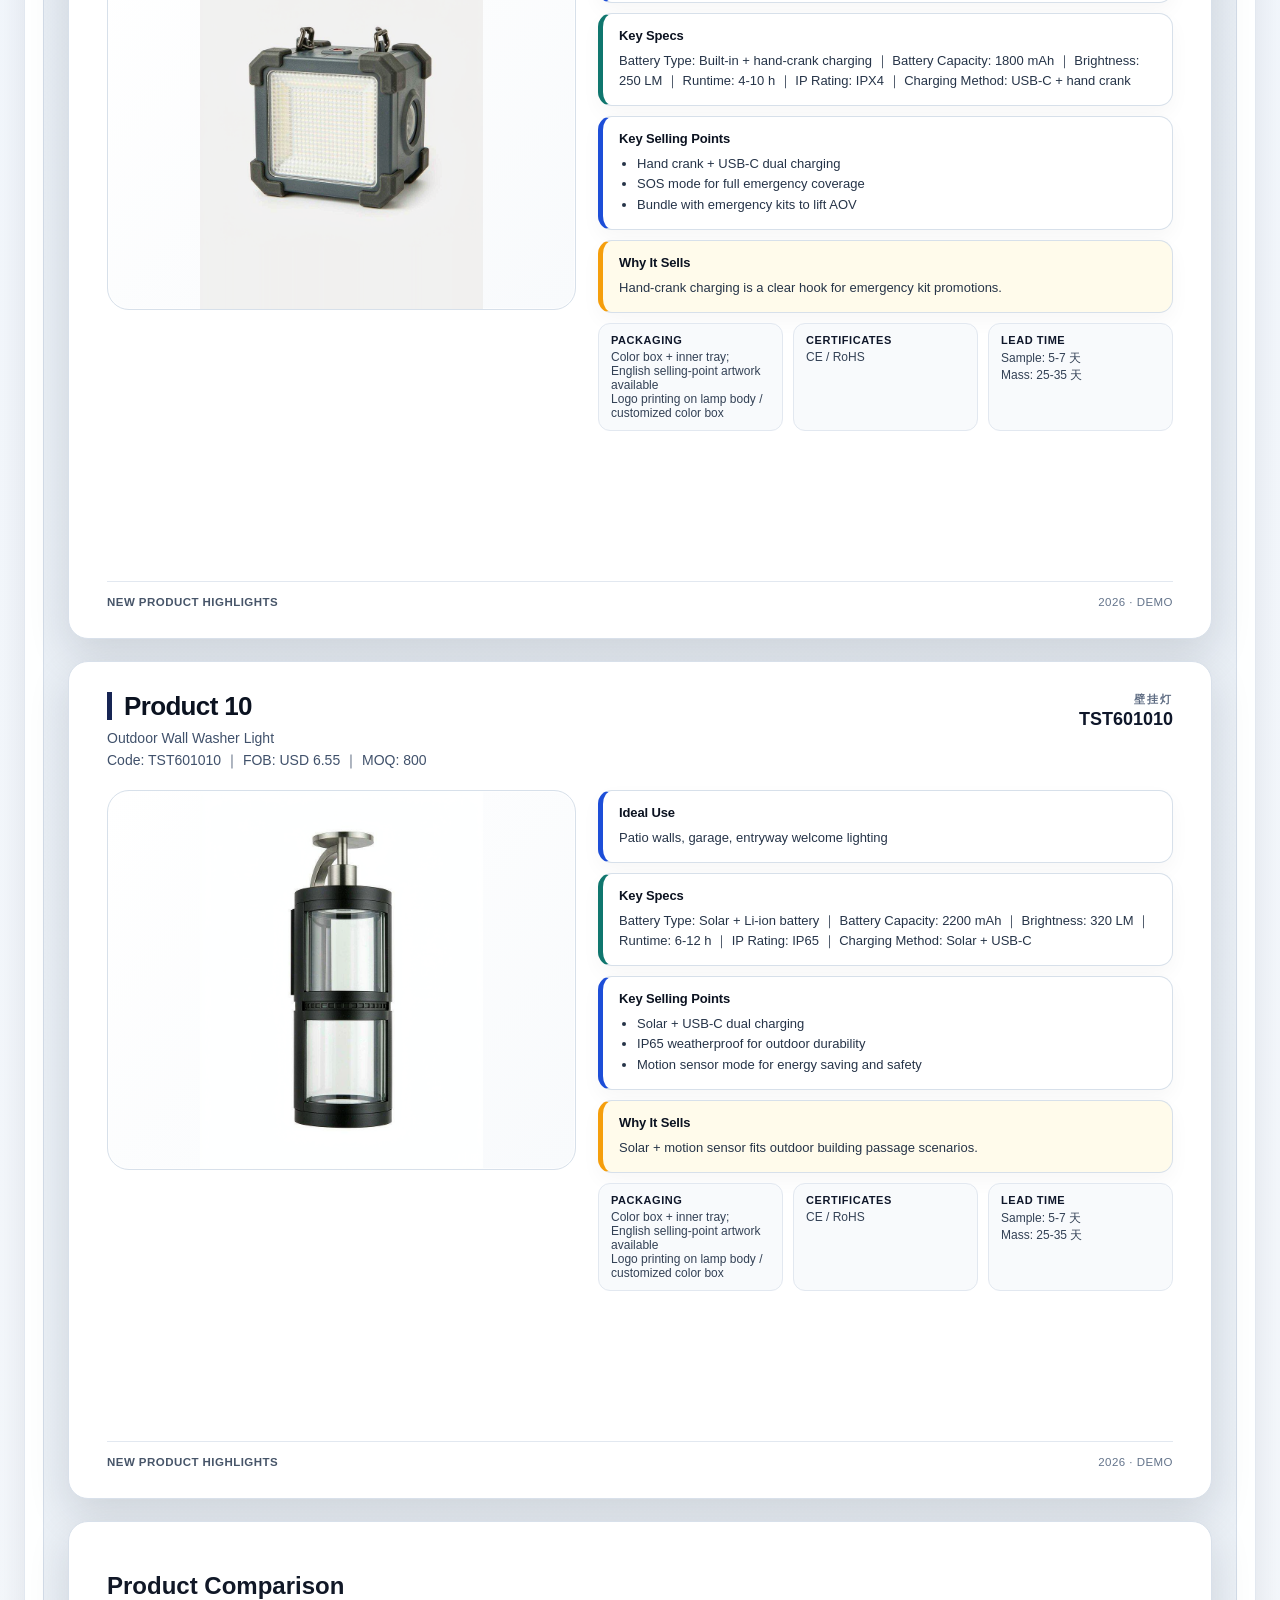
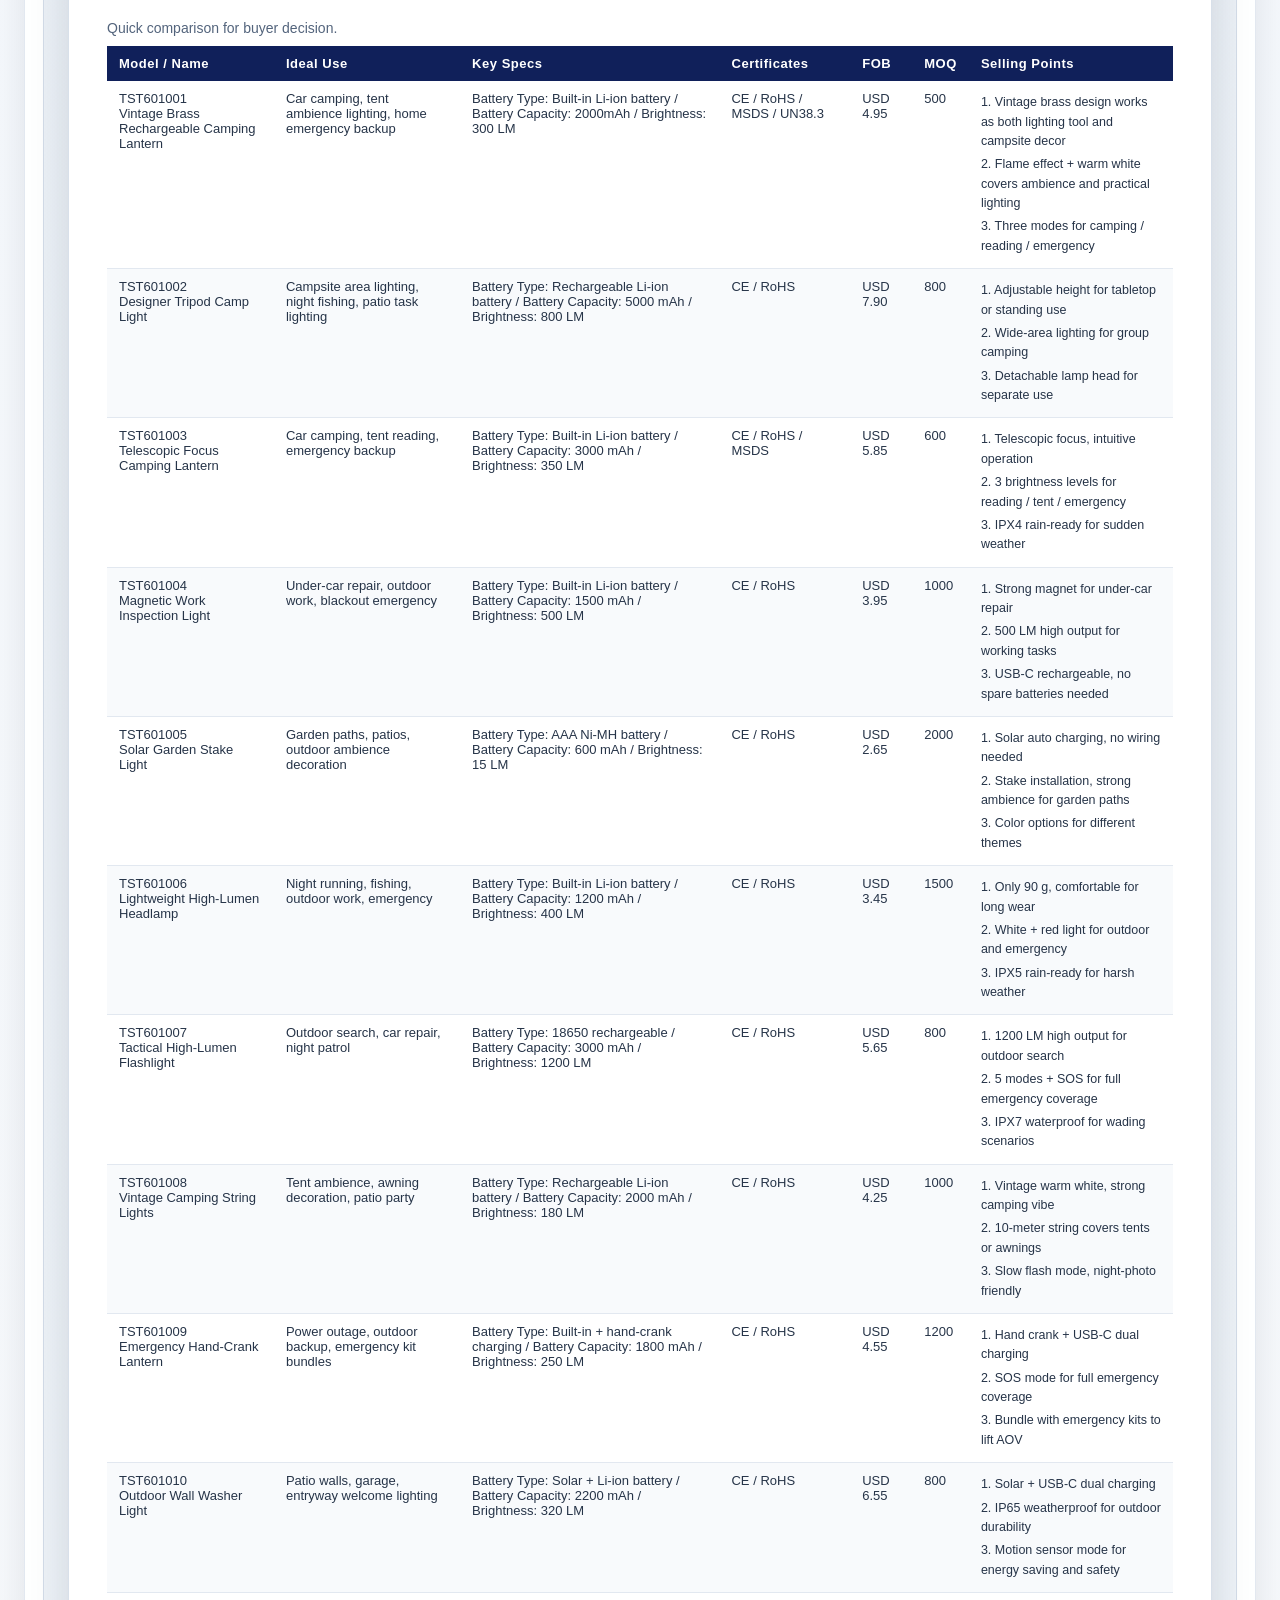
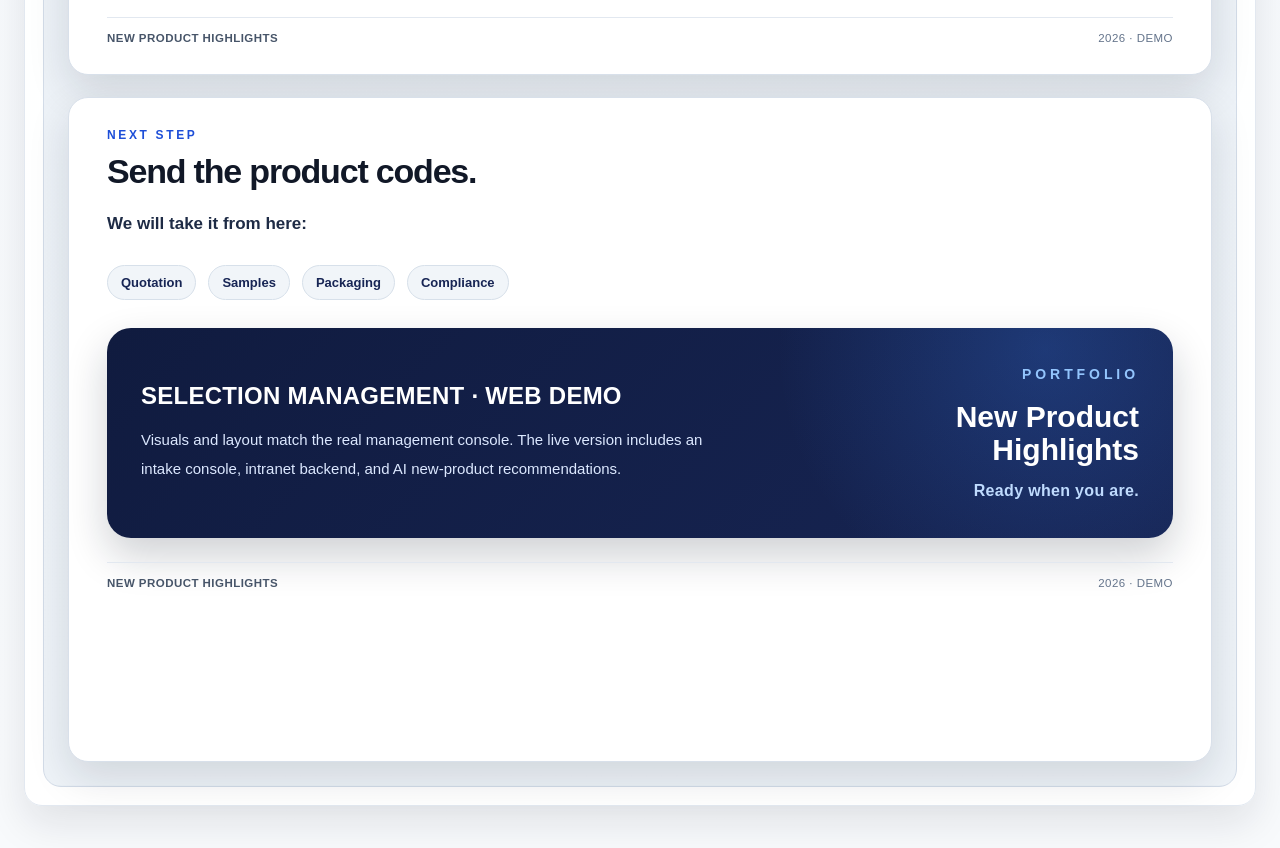
<file: demo/procurement/index.html>
<!DOCTYPE html>
<html lang="zh-CN">
<head>
<meta charset="utf-8" />
<meta name="viewport" content="width=device-width, initial-scale=1" />
<title>采购选品系统 · 真实版演示</title>
<style>
/* ===== 演示版标识 ===== */
.demo-banner {
  background: linear-gradient(135deg, rgba(29,78,216,.10), rgba(245,158,11,.10));
  border-bottom: 1px solid rgba(29,78,216,.22);
  color: #1E3A8A;
  font-size: 13px;
  padding: 11px 36px 11px 18px;
  text-align: center;
  letter-spacing: .3px;
  position: relative;
  font-weight: 700;
}
.demo-banner button {
  position: absolute; right: 10px; top: 50%; transform: translateY(-50%);
  background: none; border: none; color: #64748B; font-size: 16px; cursor: pointer;
  padding: 4px 10px; line-height: 1; font-weight: 700;
}
.demo-banner button:hover { color: #1E3A8A; }

/* ===== 真实版完整设计系统（保持视觉一致性） ===== */
:root{
  --navy:#0F172A; --blue:#1D4ED8; --teal:#0F766E; --green:#16A34A; --gold:#F59E0B; --red:#DC2626;
  --gray:#F8FAFC; --mid:#E2E8F0; --dark:#334155; --text:#111827;
  --shadow:0 18px 40px rgba(15,23,42,.10); --radius:18px;
  --paper:#F3F6FA; --ink:#0B1220; --line:#D7E0EA; --muted:#5D6B82;
  --navy2:#101B3F; --navy3:#172554;
}
*{box-sizing:border-box;-webkit-print-color-adjust:exact;print-color-adjust:exact}
body{margin:0;font-family:"Microsoft YaHei",Arial,sans-serif;background:linear-gradient(180deg,#F8FAFC 0,#EFF6FF 45%,#F8FAFC 100%);color:var(--text)}

.hero{background:radial-gradient(circle at 10% 5%,rgba(245,158,11,.34),transparent 28%),linear-gradient(135deg,var(--navy),#172554);color:#fff;padding:30px 34px 26px;border-bottom:5px solid var(--gold)}
.hero .eyebrow{font-size:13px;letter-spacing:.18em;color:#93C5FD;font-weight:800;text-transform:uppercase}
.hero h1{margin:8px 0 10px;font-size:32px}
.hero p{margin:0;max-width:1120px;color:#CBD5E1;line-height:1.8}

.wrap{max-width:1560px;margin:0 auto;padding:24px}
.toolbar,.filters,.pack-settings,.field-options{display:flex;gap:10px;flex-wrap:wrap;align-items:center}

.btn{border:0;border-radius:999px;padding:10px 16px;font-weight:800;cursor:pointer;background:#fff;color:var(--navy);box-shadow:0 8px 22px rgba(15,23,42,.08);transition:.16s;font-size:14px}
.btn:hover{transform:translateY(-1px);box-shadow:0 12px 26px rgba(15,23,42,.14)}
.btn.primary{background:var(--blue);color:#fff}
.btn.teal{background:var(--teal);color:#fff}
.btn.gold{background:var(--gold);color:#111827}
.btn.red{background:var(--red);color:#fff}
.btn.ghost{background:#E2E8F0;color:#334155}

.panel{background:rgba(255,255,255,.94);border:1px solid #E2E8F0;border-radius:var(--radius);box-shadow:var(--shadow);padding:18px;margin-bottom:18px}
.panel h3{margin-top:0;color:var(--navy)}

.stats{display:grid;grid-template-columns:repeat(5,minmax(0,1fr));gap:14px;margin-bottom:18px}
.stat{border-radius:18px;background:#fff;border:1px solid #E2E8F0;padding:16px;cursor:pointer;transition:.16s}
.stat:hover{transform:translateY(-2px);box-shadow:0 12px 26px rgba(15,23,42,.12);border-color:#93C5FD}
.stat small{color:#64748B;font-weight:700;display:block;font-size:13px}
.stat strong{display:block;font-size:28px;margin-top:4px;color:var(--navy);font-weight:900}
.stat.active{border-color:var(--blue);background:linear-gradient(135deg,#EFF6FF,#DBEAFE)}
.stat.active strong{color:var(--blue)}

.filters .control{display:flex;flex-direction:column;gap:4px}
.filters label{font-size:12px;font-weight:800;color:#475569;letter-spacing:.05em}
.filters select,.filters input{border:1px solid #CBD5E1;border-radius:10px;padding:7px 10px;font-size:13px;background:#fff;color:var(--text);min-width:130px;outline:none;transition:.15s}
.filters select:focus,.filters input:focus{border-color:var(--blue);box-shadow:0 0 0 3px rgba(29,78,216,.10)}
.filters input[type=date]{min-width:140px}

.notice{margin-top:14px;padding:10px 14px;border-radius:12px;background:#F1F5F9;border:1px solid #E2E8F0;color:#475569;font-size:13px;line-height:1.6}
.notice.warn{background:#FFF7ED;border-color:#FED7AA;color:#9A3412}
.notice.empty{background:#F8FAFC;border:1px dashed #CBD5E1;color:#64748B;text-align:center;padding:32px 14px;font-weight:700}

.grid{display:grid;grid-template-columns:repeat(auto-fill,minmax(290px,1fr));gap:14px;margin-bottom:18px}
.product-card{position:relative;background:#fff;border:1px solid #E2E8F0;border-radius:16px;padding:14px;transition:.16s;display:flex;flex-direction:column;gap:10px;cursor:pointer}
.product-card:hover{transform:translateY(-2px);box-shadow:0 12px 28px rgba(15,23,42,.10);border-color:#93C5FD}
.product-card.selected{border-color:var(--blue);box-shadow:0 0 0 3px rgba(29,78,216,.15)}
.product-card .thumb-wrap{position:relative;width:100%;aspect-ratio:3/4;border-radius:12px;overflow:hidden;background:linear-gradient(135deg,#F8FAFC,#EEF2F7);border:1px solid #E2E8F0}
.product-card .thumb-wrap img{width:100%;height:100%;object-fit:cover;display:block}
.product-card .check{position:absolute;left:10px;top:10px;width:28px;height:28px;border-radius:999px;background:rgba(255,255,255,.95);border:2px solid #CBD5E1;display:flex;align-items:center;justify-content:center;font-size:18px;font-weight:900;color:transparent;transition:.15s;z-index:2}
.product-card.selected .check{background:var(--blue);border-color:var(--blue);color:#fff}
.product-card .badge{position:absolute;right:10px;top:10px;font-size:11px;font-weight:900;padding:4px 10px;border-radius:999px;background:rgba(15,23,42,.78);color:#fff;letter-spacing:.04em;z-index:2}
.product-card .badge.hot{background:linear-gradient(135deg,#DC2626,#F59E0B)}
.product-card .badge.back{background:#0F766E}
.product-card .badge.wait{background:#94A3B8}
.product-card .badge.stop{background:#475569}
.product-card .badge.order{background:#1D4ED8}
.product-card .badge.done{background:#16A34A}

.product-card h4{margin:0;font-size:15px;color:var(--ink);line-height:1.35;font-weight:800}
.product-card .meta{font-size:12px;color:#64748B;display:flex;flex-wrap:wrap;gap:6px 12px}
.product-card .meta b{color:var(--navy);font-weight:800}
.product-card .price-line{display:flex;justify-content:space-between;align-items:baseline;font-size:13px;border-top:1px dashed #E2E8F0;padding-top:8px;margin-top:auto}
.product-card .price-line .fob{color:var(--blue);font-weight:900}
.product-card .price-line .moq{color:#475569;font-weight:700}
.product-card .role-chips{display:flex;flex-wrap:wrap;gap:4px;margin-top:2px}
.product-card .role-chips span{font-size:10.5px;padding:2px 7px;border-radius:999px;background:#F1F5F9;color:#475569;font-weight:700}

.selected-bar{position:sticky;top:0;z-index:30;background:rgba(255,255,255,.96);backdrop-filter:blur(10px);border:1px solid #E2E8F0;border-radius:var(--radius);padding:14px 18px;margin-bottom:18px;box-shadow:0 8px 24px rgba(15,23,42,.08);display:flex;flex-direction:column;gap:10px}
.selected-bar .selected-info strong{font-size:16px;color:var(--navy);font-weight:900}
.selected-bar .selected-info small{color:#64748B;font-weight:700}
.pack-settings label{font-size:12px;font-weight:800;color:#475569;letter-spacing:.05em}
.pack-settings select,.pack-settings input{border:1px solid #CBD5E1;border-radius:10px;padding:7px 10px;font-size:13px;background:#fff;color:var(--text);outline:none}
.pack-settings input:focus,.pack-settings select:focus{border-color:var(--blue);box-shadow:0 0 0 3px rgba(29,78,216,.10)}

.field-options label{display:inline-flex;align-items:center;gap:6px;padding:8px 14px;border-radius:999px;background:#F8FAFC;border:1px solid #E2E8F0;color:#334155;font-size:13px;font-weight:800;cursor:pointer;transition:.15s}
.field-options label:hover{background:#EFF6FF;border-color:#93C5FD}
.field-options input[type=checkbox]{width:16px;height:16px;accent-color:var(--blue)}

.preview-shell{background:linear-gradient(180deg,#DDE5EF,#EEF3F8);border:1px solid #D3DCE8;border-radius:var(--radius);padding:24px;display:flex;flex-direction:column;gap:22px;align-items:center}
.preview-title{display:flex;justify-content:space-between;align-items:center;margin-bottom:8px}
.preview-title h2{margin:0;color:var(--navy);font-size:20px}

/* ===== PDF Slides ===== */
.slide{background:#fff;border:1px solid #D8E0EA;border-radius:20px;box-shadow:0 16px 40px rgba(15,23,42,.13);width:min(1180px,100%);min-height:665px;overflow:hidden;position:relative}
.slide-inner{padding:30px 38px;position:relative}

.slide.cover{padding:70px 82px;background:radial-gradient(circle at 18% 18%,rgba(59,130,246,.28),transparent 28%),radial-gradient(circle at 82% 68%,rgba(147,197,253,.10),transparent 34%),linear-gradient(135deg,#101B3F,#172554 58%,#101936);color:#fff;display:block}
.slide.cover:after{content:'2026';position:absolute;right:8%;bottom:14%;font-size:128px;line-height:.8;font-weight:900;letter-spacing:-.08em;color:rgba(255,255,255,.075);user-select:none;pointer-events:none}
.slide.cover>*{position:relative;z-index:1}
.cover .label{font-size:13px;letter-spacing:.32em;color:#A7C7FF;font-weight:900}
.cover h1{font-size:54px;line-height:1.04;max-width:820px;margin:26px 0 26px;letter-spacing:-.03em}
.cover h1:after{content:'';display:block;width:150px;height:3px;margin-top:28px;border-radius:999px;background:linear-gradient(90deg,#93C5FD,#F59E0B)}
.cover p{font-size:18px;line-height:1.7;color:#E2E8F0;max-width:760px;margin:0}
.cover-card{margin-top:46px;max-width:620px;padding:20px 22px;border-radius:22px;background:rgba(255,255,255,.075);border:1px solid rgba(255,255,255,.22);box-shadow:inset 0 1px 0 rgba(255,255,255,.10)}
.cover-card b{color:#fff;letter-spacing:.06em}

.product-page .slide-inner{padding:30px 38px}
.product-header{display:flex;justify-content:space-between;gap:24px;align-items:flex-start;margin-bottom:18px}
.product-header h2{font-size:26px;margin:0 0 8px;padding-left:12px;border-left:5px solid var(--navy3);line-height:1.08;color:var(--ink);letter-spacing:-.025em}
.product-header .sub{margin:0;color:#40516B;font-size:14px;line-height:1.55}
.product-brand{text-align:right}
.product-brand .tag{font-size:11px;letter-spacing:.18em;color:#5D6B82;font-weight:900;text-transform:uppercase}
.product-brand .id{font-size:18px;font-weight:900;color:var(--navy);margin-top:2px}

.product-overview{display:grid;grid-template-columns:44% minmax(0,1fr);gap:22px;align-items:stretch}
.media-board{display:grid;grid-template-columns:1fr;grid-template-rows:1.6fr 1fr;gap:10px;min-height:370px}
.main-photo{border:1px solid #D7E0EA;border-radius:22px;background:linear-gradient(135deg,#fff,#F8FAFC);display:flex;align-items:center;justify-content:center;overflow:hidden;height:380px;box-shadow:inset 0 0 0 1px rgba(255,255,255,.72)}
.main-photo img{width:100%;height:100%;object-fit:contain}
.thumb-photo{border:1px solid #D7E0EA;border-radius:14px;background:#fff;display:flex;align-items:center;justify-content:center;overflow:hidden;height:0;display:none}
.content-board{display:flex;flex-direction:column;gap:10px}
.op-card{border:1px solid #D7E0EA;border-left:5px solid var(--blue);border-radius:14px;padding:14px 16px;background:#fff;box-shadow:0 8px 20px rgba(15,23,42,.035)}
.op-card.wide{grid-column:1/-1}
.op-card h4{margin:0 0 8px;font-size:13px;letter-spacing:-.01em;color:var(--ink);font-weight:900}
.op-card p,.op-card li{color:#263448;font-size:13px;line-height:1.55;margin:0}
.op-card ul{padding-left:18px;margin:0}
.op-card[style*="--teal"]{border-left-color:#0F766E}
.op-card[style*="--green"]{border-left-color:#16A34A}
.op-card[style*="--gold"]{border-left-color:#D99106;background:#FFF9E9}
.detail-strip{display:grid;grid-template-columns:repeat(3,1fr);gap:10px}
.mini-detail{border:1px solid #E2E8F0;border-radius:12px;padding:10px 12px;background:#F8FAFC;font-size:12px;color:#334155}
.mini-detail b{display:block;color:var(--navy);font-size:11px;letter-spacing:.05em;margin-bottom:4px;text-transform:uppercase;font-weight:900}

.compare{width:100%;border-collapse:collapse;font-size:13px;margin-top:10px}
.compare th{background:#10205A;color:#fff;text-align:left;padding:10px 12px;font-weight:800;font-size:13px;letter-spacing:.04em}
.compare td{border-bottom:1px solid #E2E8F0;padding:10px 12px;vertical-align:top;color:#263448}
.compare tr:nth-child(even) td{background:#F8FAFC}
.cmp-point{font-size:12.5px;line-height:1.55;padding:2px 0}
.cmp-points-cell{font-size:12.5px}

.summary-grid{display:grid;grid-template-columns:repeat(4,1fr);gap:14px;margin-top:18px}
.summary-card{border:1px solid #E2E8F0;border-radius:14px;padding:18px 16px;background:#fff;display:flex;flex-direction:column;gap:6px}
.summary-card strong{font-size:28px;color:var(--navy);font-weight:900;line-height:1.1}
.summary-card span{font-size:13px;color:#475569;font-weight:700}

.next-page .closing-kicker{color:#1D4ED8;font-size:12px;letter-spacing:.22em;font-weight:900;text-transform:uppercase;margin-bottom:10px}
.next-page h2{font-size:34px;letter-spacing:-.035em;margin:0 0 18px}
.closing-lead{max-width:780px;font-size:17px;font-weight:700;color:#1E2B45;line-height:1.75;margin-bottom:26px}
.closing-action{display:flex;gap:12px;flex-wrap:wrap;margin-bottom:28px}
.closing-action ul{display:flex;gap:12px;flex-wrap:wrap;list-style:none;margin:0;padding:0}
.closing-action li{background:#F1F5F9;border:1px solid #D7E0EA;border-radius:999px;padding:9px 13px;font-weight:900;color:#172554;font-size:13px}
.closing-card{background:radial-gradient(circle at 88% 10%,rgba(59,130,246,.24),transparent 28%),linear-gradient(135deg,#101B3F,#172554);color:#fff;border-radius:24px;padding:30px 34px;min-height:210px;display:grid;grid-template-columns:1.2fr .8fr;gap:24px;align-items:center;box-shadow:0 18px 42px rgba(15,23,42,.20)}
.closing-card h3{margin:0 0 16px;font-size:24px;letter-spacing:.01em;color:#fff}
.closing-card p{margin:0;color:#DCE8FF;line-height:1.9;font-size:15px}
.closing-brand{text-align:right}
.closing-brand .mark{font-size:14px;letter-spacing:.28em;color:#93C5FD;font-weight:900;margin-bottom:18px}
.closing-brand .site{font-size:30px;font-weight:900;color:#fff;line-height:1.1}
.closing-brand:after{content:'Ready when you are.';display:block;margin-top:16px;color:#BFDBFE;font-weight:800;letter-spacing:.02em}

.footer{margin-top:24px;padding-top:14px;border-top:1px solid #E2E8F0;display:flex;justify-content:space-between;font-size:11.5px;color:#64748B;letter-spacing:.04em}
.footer span:first-child{color:#475569;font-weight:800}

.status{position:fixed;left:50%;bottom:30px;transform:translateX(-50%);background:var(--navy);color:#fff;padding:10px 18px;border-radius:999px;font-size:13px;font-weight:800;box-shadow:0 12px 28px rgba(15,23,42,.30);opacity:0;transition:.2s;z-index:100;pointer-events:none}
.status.show{opacity:1}

@media (max-width:1100px){
  .stats{grid-template-columns:repeat(3,1fr)}
  .product-overview{grid-template-columns:1fr}
  .summary-grid{grid-template-columns:repeat(2,1fr)}
  .closing-card{grid-template-columns:1fr}
  .closing-brand{text-align:left}
}
@media (max-width:720px){
  .stats{grid-template-columns:repeat(2,1fr)}
  .hero h1{font-size:24px}
  .slide.cover h1{font-size:34px}
  .slide-inner{padding:20px 18px}
  .slide.cover{padding:36px 24px}
  .summary-grid{grid-template-columns:1fr}
}
@media print{
  body{background:#fff}
  .demo-banner,.hero,.wrap>section:not(#previewPanel),.selected-bar,.preview-title .btn,.toolbar,.status,.panel:not(#previewPanel){display:none!important}
  .wrap{max-width:none;padding:0}
  .panel{box-shadow:none;border:0;margin:0;padding:0}
  .preview-shell{padding:0;background:#fff;border:0}
  .slide{border-radius:0;box-shadow:none;width:297mm;min-height:210mm;margin:0;page-break-after:always}
  .slide-inner{padding:18mm}
}
</style>
</head>
<body>

<div class="demo-banner">
  📋 网页演示版 · 可勾选产品 / 切换筛选 / 生成 PDF 预览；真实版含采购录入端 + 内网后端 + AI 新品推荐
  <button onclick="this.parentNode.remove()" title="知道了">✕</button>
</div>

<header class="hero">
  <div class="eyebrow">NEW PRODUCT SELECTION SYSTEM</div>
  <h1>选品管理端 · Demo</h1>
  <p>勾选感兴趣的产品，调整筛选条件，右侧一键生成客户专属的新品推荐 PDF 预览。本页配色与排版完全沿用真实版管理端（仅公司名称、字段展示与数据为脱敏版）。</p>
</header>

<main class="wrap">

  <section class="panel">
    <div class="toolbar">
      <button class="btn teal" id="importBtn" title="演示版数据已固定，无需导入">📂 导入采购数据包</button>
      <button class="btn ghost" id="clearBtn" title="演示版数据固定，不开放清空">🗑 清空当前数据</button>
      <button class="btn gold" id="generateBtn">✨ 生成 / 刷新新品推荐预览</button>
      <button class="btn primary" id="pdfBtn" title="将 PDF 预览调用浏览器打印，可另存为 PDF">🖨 导出 PDF</button>
      <button class="btn" id="csvMainBtn" title="勾选产品后导出 Excel 可打开的 CSV">📊 导出完整报价 CSV</button>
      <button class="btn" id="csvSpecBtn" title="勾选产品后按参数明细导出 CSV">📋 导出参数明细 CSV</button>
    </div>
    <div class="notice">建议每份新品推荐选择 3-5 个产品。下方数据为 10 个露营灯测试样本（TST601001 - TST601010），编号 / 价格 / 供应商已脱敏。</div>
  </section>

  <section class="stats" id="stats"></section>

  <section class="panel">
    <div class="filters">
      <div class="control"><label>业务大类</label><select id="filterCategory"><option value="">全部大类</option></select></div>
      <div class="control"><label>产品小类</label><select id="filterSubcategory"><option value="">全部小类</option></select></div>
      <div class="control"><label>采购判断</label><select id="filterJudgment"><option value="">全部判断</option></select></div>
      <div class="control"><label>客户角色</label><select id="filterRole"><option value="">全部角色</option></select></div>
      <div class="control"><label>销售渠道</label><select id="filterChannel"><option value="">全部渠道</option></select></div>
      <div class="control"><label>适合市场</label><select id="filterMarket"><option value="">全部市场</option></select></div>
      <div class="control"><label>采购人员</label><select id="filterBuyer"><option value="">全部采购</option></select></div>
      <div class="control"><label>产品状态</label><select id="filterProductStatus"><option value="">全部状态</option></select></div>
      <div class="control" style="min-width:220px"><label>关键词搜索</label><input id="searchInput" placeholder="产品名 / 编号 / 供应商 / 卖点 / 参数"></div>
      <div class="control"><label>&nbsp;</label><button class="btn ghost" id="resetFilterBtn" type="button">重置筛选</button></div>
    </div>
    <div id="filterResultCount" style="margin-top:12px;font-weight:800;color:var(--navy);font-size:14px"></div>
  </section>

  <section class="grid" id="productGrid"></section>

  <div class="selected-bar">
    <div class="selected-info">
      <strong id="selectedCount">已选择 0 个产品</strong><br>
      <small id="selectedHint">勾选产品后，下方会生成新品推荐 PDF 预览。</small>
    </div>
    <div class="pack-settings">
      <div class="control"><label>客户名称</label><input id="clientName" value="Selected Customer"></div>
      <div class="control"><label>客户显示</label><select id="showClient"><option value="no">不显示（通用群发）</option><option value="yes">显示（专属客户版）</option></select></div>
      <div class="control" style="min-width:260px"><label>PDF 主标题</label><input id="packTitle" value="2026 Outdoor · Camping Highlights"></div>
      <div class="control" style="min-width:240px"><label>封面产品主题</label><input id="coverSubtitle" value="Outdoor · Camping · Lifestyle"></div>
      <div class="control" style="min-width:240px"><label>封面说明短句</label><input id="coverNote" value="Curated Product Selection"></div>
      <div class="control"><label>导出语言</label><select id="packLang"><option value="en">English</option><option value="zh">中文</option></select></div>
      <div class="control"><label>价格 / MOQ</label><select id="showPrice"><option value="yes">显示</option><option value="no">隐藏</option></select></div>
    </div>
  </div>

  <section class="panel">
    <h3>PDF 字段勾选</h3>
    <div class="field-options" id="fieldOptions"></div>
  </section>

  <section class="panel" id="previewPanel">
    <div class="preview-title">
      <h2>新品推荐预览｜PDF Preview</h2>
      <button class="btn gold" id="scrollPreviewBtn">刷新预览</button>
    </div>
    <div class="preview-shell" id="previewArea"></div>
  </section>

</main>

<div class="status" id="status"></div>

<script>
/* ===== 10 件露营灯测试数据（脱敏） ===== */
const products = [
  {
    id:'TST601001',
    nameCn:'复古黄铜可充电露营灯',
    nameEn:'Vintage Brass Rechargeable Camping Lantern',
    businessCategory:'户外露营', subcategory:'露营灯', parameterTemplate:'lighting',
    supplierName:'宁波星野照明工厂', buyerName:'采购 A',
    images:{ main:'products/p01.png', scene:null, detail:null },
    price:{ costRmb:'28.50', fobUsd:'4.95', moq:'500',
      sampleFee:'免费样品，运费到付', sampleLeadTime:'3-5 天', massLeadTime:'25-35 天' },
    trade:{ hsCode:'9405429000', productSizeCm:'12 x 12 x 18',
      netWeightKg:'0.30', grossWeightKg:'0.36' },
    params:{
      batteryType:{ cn:'内置锂电池', en:'Built-in Li-ion battery' },
      batteryCapacity:'2000mAh', brightnessLm:'300 LM', runtimeH:'4-12 h',
      waterproof:'IPX4',
      charging:{ cn:'USB-C 充电', en:'USB-C rechargeable' },
      colorTemperature:{ cn:'暖白光', en:'Warm white light' },
      lightModes:{ cn:'氛围 / 阅读 / 闪烁', en:'Ambience / Reading / Flashing' },
      mounting:{ cn:'手提 / 悬挂 / 桌面', en:'Carry / Hang / Tabletop' },
      certificates:'CE / RoHS / MSDS / UN38.3'
    },
    customer:{
      roles:['电商卖家','进口商'], channels:['Amazon','批发分销'], markets:['欧洲','美国'],
      usageCn:'车边露营、帐篷氛围照明、家庭停电备用',
      usageEn:'Car camping, tent ambience lighting, home emergency backup',
      reasonCn:'复古黄铜提灯造型比普通露营灯更有展示感，能做露营氛围主题，也能做实用照明。',
      reasonEn:'The vintage brass design creates stronger shelf appeal than basic camping lights and works for both practical and ambience use.',
      point1Cn:'复古黄铜提灯造型，照明与氛围装饰兼具',
      point1En:'Vintage brass design works as both lighting tool and campsite decor',
      point2Cn:'火焰灯效 + 暖白光，覆盖氛围展示与实用照明',
      point2En:'Flame effect + warm white covers ambience and practical lighting',
      point3Cn:'三档灯光模式，适配露营 / 阅读 / 应急场景',
      point3En:'Three modes for camping / reading / emergency'
    },
    internal:{ initialJudgment:'建议重点看', orderStatus:'未下单', buyerNote:'需要补高清白底图与真实续航测试视频。' }
  },
  {
    id:'TST601002',
    nameCn:'设计师款三脚架营地灯',
    nameEn:'Designer Tripod Camp Light',
    businessCategory:'户外露营', subcategory:'营地灯', parameterTemplate:'lighting',
    supplierName:'深圳光野电子', buyerName:'采购 A',
    images:{ main:'products/p02.png', scene:null, detail:null },
    price:{ costRmb:'46.00', fobUsd:'7.90', moq:'800',
      sampleFee:'免费样品，运费到付', sampleLeadTime:'5-7 天', massLeadTime:'30 天' },
    trade:{ hsCode:'9405429000', productSizeCm:'18 x 18 x 32',
      netWeightKg:'0.65', grossWeightKg:'0.78' },
    params:{
      batteryType:{ cn:'可充锂电池', en:'Rechargeable Li-ion battery' },
      batteryCapacity:'5000 mAh', brightnessLm:'800 LM', runtimeH:'4-18 h',
      waterproof:'IPX5',
      charging:{ cn:'USB-C 输入 / 输出', en:'USB-C input / output' },
      colorTemperature:{ cn:'三档色温', en:'3 CCT levels' },
      lightModes:{ cn:'聚光 / 泛光 / SOS', en:'Spot / Flood / SOS' },
      mounting:{ cn:'三脚架 / 手持 / 悬挂', en:'Tripod / Handheld / Hanging' },
      certificates:'CE / RoHS'
    },
    customer:{
      roles:['品牌商','专业户外渠道客户'], channels:['品牌 ODM','线下零售'], markets:['日本','韩国','欧洲'],
      usageCn:'营地公共照明、钓鱼夜灯、庭院临时照明',
      usageEn:'Campsite area lighting, night fishing, patio task lighting',
      reasonCn:'三脚架结构比普通手提灯更有专业感，适合户外渠道做差异化款。',
      reasonEn:'The tripod format looks more professional than basic handheld lights and fits outdoor specialty channels.',
      point1Cn:'伸缩支架高度可调，桌面 / 站立多场景',
      point1En:'Adjustable height for tabletop or standing use',
      point2Cn:'大面积照明适合多人营地',
      point2En:'Wide-area lighting for group camping',
      point3Cn:'灯头可拆卸单独使用',
      point3En:'Detachable lamp head for separate use'
    },
    internal:{ initialJudgment:'建议重点看', orderStatus:'已打样', buyerNote:'设计师款型，性价比与展示感强。' }
  },
  {
    id:'TST601003',
    nameCn:'伸缩聚焦露营提灯',
    nameEn:'Telescopic Focus Camping Lantern',
    businessCategory:'户外露营', subcategory:'露营灯', parameterTemplate:'lighting',
    supplierName:'宁波灯野户外', buyerName:'采购 B',
    images:{ main:'products/p03.png', scene:null, detail:null },
    price:{ costRmb:'34.50', fobUsd:'5.85', moq:'600',
      sampleFee:'免费样品，运费到付', sampleLeadTime:'5-7 天', massLeadTime:'25-35 天' },
    trade:{ hsCode:'9405429000', productSizeCm:'11 x 11 x 24',
      netWeightKg:'0.32', grossWeightKg:'0.40' },
    params:{
      batteryType:{ cn:'内置锂电池', en:'Built-in Li-ion battery' },
      batteryCapacity:'3000 mAh', brightnessLm:'350 LM', runtimeH:'5-15 h',
      waterproof:'IPX4',
      charging:{ cn:'USB-C 充电', en:'USB-C rechargeable' },
      colorTemperature:{ cn:'暖白光', en:'Warm white light' },
      lightModes:{ cn:'高亮 / 中亮 / 低亮', en:'High / Mid / Low' },
      mounting:{ cn:'手提 / 桌面', en:'Carry / Tabletop' },
      certificates:'CE / RoHS / MSDS'
    },
    customer:{
      roles:['电商卖家','进口商'], channels:['Amazon','独立站'], markets:['欧洲','美国','澳洲'],
      usageCn:'车边露营、帐篷阅读、应急备用',
      usageEn:'Car camping, tent reading, emergency backup',
      reasonCn:'伸缩结构简单易用，价格带适中，适合做电商主推款。',
      reasonEn:'A simple telescopic design at a moderate price point, ideal for online channel main listings.',
      point1Cn:'伸缩调焦，操作直观',
      point1En:'Telescopic focus, intuitive operation',
      point2Cn:'三档亮度，适配阅读 / 帐篷 / 应急',
      point2En:'3 brightness levels for reading / tent / emergency',
      point3Cn:'IPX4 防雨，应对突遇天气',
      point3En:'IPX4 rain-ready for sudden weather'
    },
    internal:{ initialJudgment:'建议重点看', orderStatus:'未下单', buyerNote:'图片质量已达电商主图要求。' }
  },
  {
    id:'TST601004',
    nameCn:'磁吸式工作检修灯',
    nameEn:'Magnetic Work Inspection Light',
    businessCategory:'户外露营', subcategory:'工作灯', parameterTemplate:'lighting',
    supplierName:'东莞光机照明', buyerName:'采购 C',
    images:{ main:'products/p04.png', scene:null, detail:null },
    price:{ costRmb:'22.00', fobUsd:'3.95', moq:'1000',
      sampleFee:'免费样品，运费到付', sampleLeadTime:'5 天', massLeadTime:'25-30 天' },
    trade:{ hsCode:'9405409000', productSizeCm:'8 x 4 x 18',
      netWeightKg:'0.18', grossWeightKg:'0.22' },
    params:{
      batteryType:{ cn:'内置锂电池', en:'Built-in Li-ion battery' },
      batteryCapacity:'1500 mAh', brightnessLm:'500 LM', runtimeH:'3-8 h',
      waterproof:'IPX4',
      charging:{ cn:'USB-C 充电', en:'USB-C rechargeable' },
      colorTemperature:{ cn:'白光', en:'Cool white' },
      lightModes:{ cn:'高亮 / 中亮 / 闪烁', en:'High / Mid / Flashing' },
      mounting:{ cn:'磁吸 / 挂钩 / 桌面', en:'Magnetic / Hook / Tabletop' },
      certificates:'CE / RoHS'
    },
    customer:{
      roles:['电商卖家','品牌商'], channels:['Amazon','批发分销'], markets:['美国','欧洲'],
      usageCn:'车底检修、户外作业、停电应急',
      usageEn:'Under-car repair, outdoor work, blackout emergency',
      reasonCn:'磁吸和挂钩结合，使用场景多，电商客户接受度高。',
      reasonEn:'Magnetic + hook design unlocks multiple use cases with high online channel acceptance.',
      point1Cn:'强磁吸附，应对车底检修场景',
      point1En:'Strong magnet for under-car repair',
      point2Cn:'高亮 500LM，工作照明充足',
      point2En:'500 LM high output for working tasks',
      point3Cn:'USB-C 充电，无需另配电池',
      point3En:'USB-C rechargeable, no spare batteries needed'
    },
    internal:{ initialJudgment:'建议重点看', orderStatus:'已下单', buyerNote:'已下单补货，需补北美认证。' }
  },
  {
    id:'TST601005',
    nameCn:'太阳能庭院插地灯',
    nameEn:'Solar Garden Stake Light',
    businessCategory:'户外露营', subcategory:'庭院灯', parameterTemplate:'lighting',
    supplierName:'余姚花园光电', buyerName:'采购 A',
    images:{ main:'products/p05.png', scene:null, detail:null },
    price:{ costRmb:'13.50', fobUsd:'2.65', moq:'2000',
      sampleFee:'免费样品，运费到付', sampleLeadTime:'5-7 天', massLeadTime:'25-30 天' },
    trade:{ hsCode:'9405409000', productSizeCm:'6 x 6 x 38',
      netWeightKg:'0.20', grossWeightKg:'0.25' },
    params:{
      batteryType:{ cn:'AAA 镍氢电池', en:'AAA Ni-MH battery' },
      batteryCapacity:'600 mAh', brightnessLm:'15 LM', runtimeH:'6-8 h',
      waterproof:'IP44',
      charging:{ cn:'太阳能充电', en:'Solar charging' },
      colorTemperature:{ cn:'暖白 / 彩光可选', en:'Warm white / RGB optional' },
      lightModes:{ cn:'常亮', en:'Steady light' },
      mounting:{ cn:'插地', en:'Ground stake' },
      certificates:'CE / RoHS'
    },
    customer:{
      roles:['连锁零售商','折扣渠道客户'], channels:['线下零售','折扣店'], markets:['欧洲','美国'],
      usageCn:'庭院、花园小径、露台氛围装饰',
      usageEn:'Garden paths, patios, outdoor ambience decoration',
      reasonCn:'庭院季节款，适合春夏促销和花园渠道。',
      reasonEn:'A seasonal garden item suitable for spring / summer promotions and garden channels.',
      point1Cn:'太阳能自动充电，无需布线',
      point1En:'Solar auto charging, no wiring needed',
      point2Cn:'插地安装，花园路径氛围感强',
      point2En:'Stake installation, strong ambience for garden paths',
      point3Cn:'光色可选，适配不同主题',
      point3En:'Color options for different themes'
    },
    internal:{ initialJudgment:'建议重点看', orderStatus:'已打样', buyerNote:'花园零售商反馈良好。' }
  },
  {
    id:'TST601006',
    nameCn:'轻量高亮头灯',
    nameEn:'Lightweight High-Lumen Headlamp',
    businessCategory:'户外露营', subcategory:'头灯', parameterTemplate:'lighting',
    supplierName:'中山光野头灯厂', buyerName:'采购 B',
    images:{ main:'products/p06.png', scene:null, detail:null },
    price:{ costRmb:'19.80', fobUsd:'3.45', moq:'1500',
      sampleFee:'免费样品，运费到付', sampleLeadTime:'5 天', massLeadTime:'20-30 天' },
    trade:{ hsCode:'8513100000', productSizeCm:'7 x 6 x 5',
      netWeightKg:'0.09', grossWeightKg:'0.12' },
    params:{
      batteryType:{ cn:'内置锂电池', en:'Built-in Li-ion battery' },
      batteryCapacity:'1200 mAh', brightnessLm:'400 LM', runtimeH:'4-10 h',
      waterproof:'IPX5',
      charging:{ cn:'USB-C 充电', en:'USB-C rechargeable' },
      colorTemperature:{ cn:'白光 + 红光', en:'Cool white + red light' },
      lightModes:{ cn:'高 / 中 / 低 / 红光', en:'High / Mid / Low / Red' },
      mounting:{ cn:'头戴', en:'Headband' },
      certificates:'CE / RoHS'
    },
    customer:{
      roles:['电商卖家','进口商'], channels:['Amazon','批发分销'], markets:['欧洲','美国','日本'],
      usageCn:'夜跑、夜钓、户外作业、应急',
      usageEn:'Night running, fishing, outdoor work, emergency',
      reasonCn:'头灯是户外高频品类，搭配帐篷和睡袋做套装推荐效果佳。',
      reasonEn:'A high-frequency outdoor category, pairs well with tents and sleeping bags for bundles.',
      point1Cn:'仅 90g 轻量，长时间佩戴不压头',
      point1En:'Only 90 g, comfortable for long wear',
      point2Cn:'白光 + 红光，户外与应急通用',
      point2En:'White + red light for outdoor and emergency',
      point3Cn:'IPX5 防雨，应对恶劣天气',
      point3En:'IPX5 rain-ready for harsh weather'
    },
    internal:{ initialJudgment:'建议重点看', orderStatus:'未下单', buyerNote:'适合做户外系列搭配品。' }
  },
  {
    id:'TST601007',
    nameCn:'战术强光手电',
    nameEn:'Tactical High-Lumen Flashlight',
    businessCategory:'户外露营', subcategory:'手电', parameterTemplate:'lighting',
    supplierName:'深圳光野电子', buyerName:'采购 C',
    images:{ main:'products/p07.png', scene:null, detail:null },
    price:{ costRmb:'32.00', fobUsd:'5.65', moq:'800',
      sampleFee:'免费样品，运费到付', sampleLeadTime:'5-7 天', massLeadTime:'30 天' },
    trade:{ hsCode:'8513100000', productSizeCm:'4 x 4 x 16',
      netWeightKg:'0.15', grossWeightKg:'0.20' },
    params:{
      batteryType:{ cn:'18650 可充电', en:'18650 rechargeable' },
      batteryCapacity:'3000 mAh', brightnessLm:'1200 LM', runtimeH:'3-8 h',
      waterproof:'IPX7',
      charging:{ cn:'USB-C 充电', en:'USB-C rechargeable' },
      colorTemperature:{ cn:'冷白光', en:'Cool white' },
      lightModes:{ cn:'高 / 中 / 低 / 爆闪 / SOS', en:'High / Mid / Low / Strobe / SOS' },
      mounting:{ cn:'手持 / 夹扣', en:'Handheld / Clip' },
      certificates:'CE / RoHS'
    },
    customer:{
      roles:['电商卖家','专业户外渠道客户'], channels:['Amazon','线下零售'], markets:['美国','欧洲'],
      usageCn:'户外搜救、车边检修、夜间露营巡逻',
      usageEn:'Outdoor search, car repair, night patrol',
      reasonCn:'高亮战术型适合男性户外用户，电商转化率高。',
      reasonEn:'High-lumen tactical style appeals to outdoor male users with strong online conversion.',
      point1Cn:'1200LM 高亮，户外搜救充足',
      point1En:'1200 LM high output for outdoor search',
      point2Cn:'5 档模式 + SOS，应急场景完备',
      point2En:'5 modes + SOS for full emergency coverage',
      point3Cn:'IPX7 防水，可应对涉水场景',
      point3En:'IPX7 waterproof for wading scenarios'
    },
    internal:{ initialJudgment:'可作为备选', orderStatus:'未下单', buyerNote:'可与头灯组成强光系列。' }
  },
  {
    id:'TST601008',
    nameCn:'复古串灯（露营氛围）',
    nameEn:'Vintage Camping String Lights',
    businessCategory:'户外露营', subcategory:'串灯', parameterTemplate:'lighting',
    supplierName:'义乌灯野家居', buyerName:'采购 A',
    images:{ main:'products/p08.png', scene:null, detail:null },
    price:{ costRmb:'24.00', fobUsd:'4.25', moq:'1000',
      sampleFee:'免费样品，运费到付', sampleLeadTime:'5-7 天', massLeadTime:'25-30 天' },
    trade:{ hsCode:'9405409000', productSizeCm:'10 米串长',
      netWeightKg:'0.35', grossWeightKg:'0.42' },
    params:{
      batteryType:{ cn:'可充锂电池', en:'Rechargeable Li-ion battery' },
      batteryCapacity:'2000 mAh', brightnessLm:'180 LM', runtimeH:'6-12 h',
      waterproof:'IP44',
      charging:{ cn:'USB-C 充电', en:'USB-C rechargeable' },
      colorTemperature:{ cn:'暖白光', en:'Warm white' },
      lightModes:{ cn:'常亮 / 慢闪', en:'Steady / Slow flash' },
      mounting:{ cn:'悬挂 / 缠绕', en:'Hanging / Wrap' },
      certificates:'CE / RoHS'
    },
    customer:{
      roles:['电商卖家','礼品促销客户'], channels:['Amazon','礼品促销'], markets:['欧洲','美国','澳洲'],
      usageCn:'帐篷氛围、天幕装饰、庭院聚会',
      usageEn:'Tent ambience, awning decoration, patio party',
      reasonCn:'复古造型 + 串灯形态，电商图表达能力极强，适合做引流款。',
      reasonEn:'Vintage style + long string format, strong visual for online listings and traffic-driving SKUs.',
      point1Cn:'复古暖白氛围，露营场景感强',
      point1En:'Vintage warm white, strong camping vibe',
      point2Cn:'10 米串长，覆盖帐篷或天幕',
      point2En:'10-meter string covers tents or awnings',
      point3Cn:'慢闪模式，夜间拍照友好',
      point3En:'Slow flash mode, night-photo friendly'
    },
    internal:{ initialJudgment:'建议重点看', orderStatus:'未下单', buyerNote:'视频素材拍摄中。' }
  },
  {
    id:'TST601009',
    nameCn:'应急提灯（手摇充电）',
    nameEn:'Emergency Hand-Crank Lantern',
    businessCategory:'户外露营', subcategory:'应急灯', parameterTemplate:'lighting',
    supplierName:'深圳备电照明', buyerName:'采购 B',
    images:{ main:'products/p09.png', scene:null, detail:null },
    price:{ costRmb:'26.00', fobUsd:'4.55', moq:'1200',
      sampleFee:'免费样品，运费到付', sampleLeadTime:'5-7 天', massLeadTime:'25-35 天' },
    trade:{ hsCode:'9405409000', productSizeCm:'10 x 10 x 16',
      netWeightKg:'0.28', grossWeightKg:'0.34' },
    params:{
      batteryType:{ cn:'内置 + 手摇充电', en:'Built-in + hand-crank charging' },
      batteryCapacity:'1800 mAh', brightnessLm:'250 LM', runtimeH:'4-10 h',
      waterproof:'IPX4',
      charging:{ cn:'USB-C + 手摇', en:'USB-C + hand crank' },
      colorTemperature:{ cn:'暖白光', en:'Warm white' },
      lightModes:{ cn:'高 / 中 / 低 / SOS', en:'High / Mid / Low / SOS' },
      mounting:{ cn:'手提 / 桌面', en:'Carry / Tabletop' },
      certificates:'CE / RoHS'
    },
    customer:{
      roles:['进口商','礼品促销客户'], channels:['批发分销','礼品促销'], markets:['欧洲','美国','日本'],
      usageCn:'停电应急、户外备用、应急包套装',
      usageEn:'Power outage, outdoor backup, emergency kit bundles',
      reasonCn:'手摇充电卖点清晰，适合做应急包促销品。',
      reasonEn:'Hand-crank charging is a clear hook for emergency kit promotions.',
      point1Cn:'手摇 + USB-C 双充电，断电无忧',
      point1En:'Hand crank + USB-C dual charging',
      point2Cn:'SOS 模式，应急场景完备',
      point2En:'SOS mode for full emergency coverage',
      point3Cn:'应急包套装，客单价易提升',
      point3En:'Bundle with emergency kits to lift AOV'
    },
    internal:{ initialJudgment:'建议重点看', orderStatus:'已下单', buyerNote:'已与应急包客户谈定首批订单。' }
  },
  {
    id:'TST601010',
    nameCn:'户外壁挂洗墙灯',
    nameEn:'Outdoor Wall Washer Light',
    businessCategory:'户外露营', subcategory:'壁挂灯', parameterTemplate:'lighting',
    supplierName:'中山灯野户外', buyerName:'采购 C',
    images:{ main:'products/p10.png', scene:null, detail:null },
    price:{ costRmb:'38.00', fobUsd:'6.55', moq:'800',
      sampleFee:'免费样品，运费到付', sampleLeadTime:'5-7 天', massLeadTime:'25-35 天' },
    trade:{ hsCode:'9405409000', productSizeCm:'15 x 8 x 6',
      netWeightKg:'0.30', grossWeightKg:'0.36' },
    params:{
      batteryType:{ cn:'太阳能 + 锂电池', en:'Solar + Li-ion battery' },
      batteryCapacity:'2200 mAh', brightnessLm:'320 LM', runtimeH:'6-12 h',
      waterproof:'IP65',
      charging:{ cn:'太阳能 + USB-C', en:'Solar + USB-C' },
      colorTemperature:{ cn:'暖白 / 冷白可选', en:'Warm white / Cool white optional' },
      lightModes:{ cn:'常亮 / 感应', en:'Steady / Motion sensor' },
      mounting:{ cn:'壁挂 / 磁吸', en:'Wall mount / Magnetic' },
      certificates:'CE / RoHS'
    },
    customer:{
      roles:['连锁零售商','品牌商'], channels:['线下零售','品牌 ODM'], markets:['欧洲','美国','澳洲'],
      usageCn:'庭院壁挂、车库、入口迎宾',
      usageEn:'Patio walls, garage, entryway welcome lighting',
      reasonCn:'太阳能 + 感应模式，适合户外建筑通道照明场景。',
      reasonEn:'Solar + motion sensor fits outdoor building passage scenarios.',
      point1Cn:'太阳能 + USB-C 双充电',
      point1En:'Solar + USB-C dual charging',
      point2Cn:'IP65 防水，户外耐久',
      point2En:'IP65 weatherproof for outdoor durability',
      point3Cn:'人体感应模式，省电且安全',
      point3En:'Motion sensor mode for energy saving and safety'
    },
    internal:{ initialJudgment:'建议重点看', orderStatus:'未下单', buyerNote:'视频素材在拍摄中。' }
  }
];

/* ===== 工具函数 ===== */
const PROC_STATUSES = ['未推荐','已推荐','已打样','已下单'];
const fieldDefaults = {image:true,code:true,category:true,scenario:true,reason:true,points:true,specs:true,packaging:true,certs:true,leadtime:true,compare:true,next:true};
const fieldLabels = {image:'产品图片',code:'产品编号',category:'类别 / 小类',scenario:'应用场景',reason:'推荐理由',points:'卖点',specs:'核心参数',packaging:'包装 / Logo',certs:'证书',leadtime:'交期',compare:'对比页',next:'Interested 页'};

let selected = new Set();
let quickFilter = '';

function clone(v){return JSON.parse(JSON.stringify(v))}
function escapeHtml(v){return String(v??'').replace(/[&<>"]/g,m=>({'&':'&amp;','<':'&lt;','>':'&gt;','"':'&quot;'}[m]))}
function escapeAttr(v){return escapeHtml(v).replace(/'/g,'&#39;')}
function uniq(arr){return [...new Set(arr.flat().filter(Boolean))].sort()}
function showStatus(msg){const el=document.getElementById('status');el.textContent=msg;el.classList.add('show');setTimeout(()=>el.classList.remove('show'),2200)}

function getId(p){return p.id}
function lang(){return document.getElementById('packLang')?.value||'en'}
function t(zh,en){return lang()==='zh'?zh:en}
function hasCjk(v){return /[㐀-鿿]/.test(String(v||''))}
function langValue(v,l=lang()){
  if(v&&typeof v==='object'&&!Array.isArray(v))return l==='zh'?(v.cn||''):(v.en||'');
  const s=String(v??'');
  return l==='en'&&hasCjk(s)?'':s;
}

function getName(p,l=lang()){return l==='zh'?(p.nameCn||'未命名产品'):(p.nameEn||'Unnamed Product')}
function getCategory(p){return p.businessCategory}
function getSubcategory(p){return p.subcategory}
function getRoles(p){return p.customer.roles}
function getChannels(p){return p.customer.channels}
function getMarkets(p){return p.customer.markets}
function getFob(p){return p.price.fobUsd}
function getMoq(p){return p.price.moq}
function getSampleLead(p){return p.price.sampleLeadTime}
function getMassLead(p){return p.price.massLeadTime}
function getMainImage(p){return p.images.main}
function getJudgment(p){return p.internal.initialJudgment}
function getCerts(p,l=lang()){
  const c=p.params.certificates;
  if(!c)return'';
  return c;
}
function getUsage(p,l=lang()){return p.customer[l==='zh'?'usageCn':'usageEn']||''}
function getReason(p,l=lang()){return p.customer[l==='zh'?'reasonCn':'reasonEn']||''}
function getSellingPoints(p,l=lang()){
  const out=[];
  for(let i=1;i<=3;i++){
    const v=p.customer[l==='zh'?`point${i}Cn`:`point${i}En`];
    if(v)out.push(v);
  }
  return out;
}
function coreSpecs(p,l=lang(),limit=6){
  const mapping=[
    ['batteryType','电池类型','Battery Type'],
    ['batteryCapacity','电池容量','Battery Capacity'],
    ['brightnessLm','亮度','Brightness'],
    ['runtimeH','续航','Runtime'],
    ['waterproof','防水等级','IP Rating'],
    ['charging','充电方式','Charging Method'],
    ['colorTemperature','色温','CCT'],
    ['lightModes','灯光模式','Light Modes'],
    ['mounting','安装方式','Mounting']
  ];
  const out=[];
  mapping.forEach(([key,cn,en])=>{
    const raw=p.params[key];
    const value=l==='zh'?langValue(raw,'zh'):langValue(raw,'en');
    if(value)out.push({name:l==='zh'?cn:en,value});
  });
  return out.slice(0,limit);
}
function packagingText(p,l=lang()){
  return l==='zh'?'彩盒 + 内托，可做英文卖点图':'Color box + inner tray; English selling-point artwork available';
}
function logoText(p,l=lang()){
  return l==='zh'?'灯体丝印 Logo / 彩盒定制':'Logo printing on lamp body / customized color box';
}
function badgeClass(j){
  if(j==='建议重点看')return 'hot';
  if(j==='资料待补')return 'wait';
  if(j==='暂存观察')return 'stop';
  if(j==='可作为备选')return 'back';
  return '';
}

/* ===== 渲染 ===== */
function fieldOptions(){
  const opts={};
  Object.keys(fieldDefaults).forEach(k=>{
    const el=document.querySelector(`[data-field="${k}"]`);
    opts[k]=el?el.checked:fieldDefaults[k];
  });
  opts.showPrice=document.getElementById('showPrice').value==='yes';
  opts.showClient=document.getElementById('showClient')?.value==='yes';
  opts.lang=lang();
  return opts;
}
function renderFieldOptions(){
  document.getElementById('fieldOptions').innerHTML=Object.keys(fieldDefaults).map(k=>{
    return `<label><input type="checkbox" data-field="${k}" ${fieldDefaults[k]?'checked':''}>${fieldLabels[k]}</label>`;
  }).join('');
  document.querySelectorAll('[data-field]').forEach(el=>el.addEventListener('change',()=>generatePreview(false)));
}

function fillSelect(id,items,first){
  const el=document.getElementById(id);
  const cur=el.value;
  el.innerHTML=`<option value="">${first}</option>`+items.map(x=>`<option>${escapeHtml(x)}</option>`).join('');
  el.value=items.includes(cur)?cur:'';
}

function renderFilters(){
  fillSelect('filterCategory',uniq(products.map(getCategory)),'全部大类');
  fillSelect('filterSubcategory',uniq(products.map(getSubcategory)),'全部小类');
  fillSelect('filterJudgment',uniq(products.map(getJudgment)),'全部判断');
  fillSelect('filterRole',uniq(products.map(getRoles)),'全部角色');
  fillSelect('filterChannel',uniq(products.map(getChannels)),'全部渠道');
  fillSelect('filterMarket',uniq(products.map(getMarkets)),'全部市场');
  fillSelect('filterBuyer',uniq(products.map(p=>p.buyerName)),'全部采购');
  fillSelect('filterProductStatus',PROC_STATUSES,'全部状态');
}

function fv(id){const el=document.getElementById(id);return el?el.value:''}

function filtered(){
  const cat=fv('filterCategory'),sub=fv('filterSubcategory'),jud=fv('filterJudgment'),
        roles=fv('filterRole'),chan=fv('filterChannel'),mar=fv('filterMarket'),
        buyer=fv('filterBuyer'),stat=fv('filterProductStatus'),
        q=document.getElementById('searchInput').value.trim().toLowerCase();
  return products.filter(p=>{
    if(quickFilter==='wait'&&!['资料待补','暂存观察'].includes(getJudgment(p)))return false;
    if(quickFilter==='selected'&&!selected.has(getId(p)))return false;
    if(quickFilter==='hot'&&getJudgment(p)!=='建议重点看')return false;
    if(quickFilter==='back'&&getJudgment(p)!=='可作为备选')return false;
    return (!cat||getCategory(p)===cat)&&(!sub||getSubcategory(p)===sub)
      &&(!jud||getJudgment(p)===jud)&&(!roles||getRoles(p).includes(roles))
      &&(!chan||getChannels(p).includes(chan))&&(!mar||getMarkets(p).includes(mar))
      &&(!buyer||p.buyerName===buyer)&&(!stat||p.internal.orderStatus===stat)
      &&(!q||q.split(/\s+/).filter(Boolean).every(w=>JSON.stringify(p).toLowerCase().includes(w)));
  });
}

function renderStats(){
  const total=products.length;
  const hot=products.filter(p=>getJudgment(p)==='建议重点看').length;
  const back=products.filter(p=>getJudgment(p)==='可作为备选').length;
  const wait=products.filter(p=>['资料待补','暂存观察'].includes(getJudgment(p))).length;
  const stats=[
    ['all','总产品数',total],
    ['hot','建议重点看',hot],
    ['back','可作为备选',back],
    ['wait','待补 / 暂存',wait],
    ['selected','已勾选',selected.size]
  ];
  document.getElementById('stats').innerHTML=stats.map(x=>{
    const cls=quickFilter===x[0]?' active':'';
    return `<div class="stat${cls}" data-stat="${x[0]}"><small>${x[1]}</small><strong>${x[2]}</strong></div>`;
  }).join('');
  document.querySelectorAll('[data-stat]').forEach(el=>el.onclick=()=>applyStatFilter(el.dataset.stat));
}

function applyStatFilter(kind){
  if(quickFilter===kind){quickFilter='';}else{quickFilter=kind;}
  renderStats();renderProducts();generatePreview(false);
}

function renderProducts(){
  const list=filtered();
  const rc=document.getElementById('filterResultCount');
  rc.textContent=`共 ${list.length} / ${products.length} 件产品`;
  const wrap=document.getElementById('productGrid');
  if(!list.length){
    wrap.innerHTML='<div class="notice empty" style="grid-column:1/-1">没有符合条件的产品，换个筛选试试。</div>';
    return;
  }
  wrap.innerHTML=list.map(p=>{
    const isSel=selected.has(p.id);
    const j=getJudgment(p);
    const jcls=badgeClass(j);
    const img=getMainImage(p);
    const roles=p.customer.roles.slice(0,3).map(r=>`<span>${escapeHtml(r)}</span>`).join('');
    return `<div class="product-card${isSel?' selected':''}" data-id="${p.id}">
      <div class="thumb-wrap">
        <div class="check">✓</div>
        <span class="badge ${jcls}">${escapeHtml(j)}</span>
        ${img?`<img src="${escapeAttr(img)}" alt="${escapeAttr(p.nameCn)}">`:''}
      </div>
      <h4>${escapeHtml(p.nameCn)}</h4>
      <div class="meta">
        <span><b>${escapeHtml(p.businessCategory)}</b> · ${escapeHtml(p.subcategory)}</span>
        <span>${escapeHtml(p.id)} · ${escapeHtml(p.buyerName)}</span>
      </div>
      <div class="role-chips">${roles}</div>
      <div class="price-line">
        <span class="fob">FOB USD ${escapeHtml(p.price.fobUsd)}</span>
        <span class="moq">MOQ ${escapeHtml(p.price.moq)}</span>
      </div>
    </div>`;
  }).join('');
  wrap.querySelectorAll('.product-card').forEach(el=>{
    el.onclick=()=>toggleSelect(el.dataset.id);
  });
}

function toggleSelect(id){
  if(selected.has(id)){
    selected.delete(id);
    showStatus(`已取消：${products.find(p=>p.id===id).nameCn}`);
  }else{
    selected.add(id);
    showStatus(`已勾选：${products.find(p=>p.id===id).nameCn}`);
  }
  renderStats();renderProducts();renderSelectedBar();generatePreview(false);
}

function renderSelectedBar(){
  const n=selected.size;
  document.getElementById('selectedCount').textContent=`已选择 ${n} 个产品`;
  let hint='勾选产品后，下方会生成新品推荐 PDF 预览。';
  if(n>5)hint='产品超过 5 个，客户可能看不过来；建议精选。';
  else if(n>0&&n<3)hint='少于 3 个也可生成，但新品推荐会偏薄。';
  else if(n===0)hint='当前未勾选产品，请先勾选。';
  document.getElementById('selectedHint').textContent=hint;
}

function selectedProducts(){return products.filter(p=>selected.has(p.id))}

/* ===== PDF 4 页渲染 ===== */
function coverSlide(title,client,ps,opts){
  const subtitle=document.getElementById('coverSubtitle')?.value||t('户外与生活方式产品精选','Outdoor · Camping · Lifestyle');
  const note=document.getElementById('coverNote')?.value||t('精选新品推荐','Curated Product Selection');
  const prepared=opts.showClient?`<p>${t('Prepared for','Prepared for')}: ${escapeHtml(client)}</p>`:'';
  return `<section class="slide cover">
    <div class="label">PORTFOLIO DEMO</div>
    <h1>${escapeHtml(title)}</h1>
    <p>${escapeHtml(subtitle)}<br>${escapeHtml(note)}</p>
    ${prepared}
    <div class="cover-card">
      <b>${t('选品管理端 · 网页演示版','Selection Management · Web Demo')}</b><br>
      ${t('10 件露营灯样本 · 配色与排版沿用真实版管理端','10 camping light samples · visuals match the real management console')}
    </div>
  </section>`;
}

function summarySlide(ps,opts){
  const markets=uniq(ps.flatMap(p=>getMarkets(p).map(x=>opts.lang==='zh'?x:marketLabelEn(x)))).join(' / ');
  const hot=ps.filter(p=>getJudgment(p)==='建议重点看').length;
  const catText=uniq(ps.map(p=>opts.lang==='zh'?getCategory(p):categoryLabelEn(getCategory(p)))).join(' / ');
  return `<section class="slide"><div class="slide-inner">
    <h2>${t('本次新品精选','Inside This Selection')}</h2>
    <div class="sub" style="color:#53647C;font-size:14px;margin-bottom:6px">${t('为客户快速浏览新品亮点而整理。','A quick overview of selected new product highlights.')}</div>
    <div class="summary-grid">
      <div class="summary-card"><strong>${ps.length}</strong><span>${t('精选产品','Selected Models')}</span></div>
      <div class="summary-card"><strong style="font-size:18px;line-height:1.2">${escapeHtml(catText||'-')}</strong><span>${t('产品方向','Product Focus')}</span></div>
      <div class="summary-card"><strong style="font-size:18px;line-height:1.2">${escapeHtml(markets||'-')}</strong><span>${t('适合市场','Markets')}</span></div>
      <div class="summary-card"><strong>${hot}</strong><span>${t('重点推荐','Priority Items')}</span></div>
    </div>
    <div class="op-card" style="margin-top:24px;border-left-color:var(--gold)">
      <h4>${t('推荐逻辑','Selection Logic')}</h4>
      <p>${escapeHtml(getReason(ps[0],opts.lang)||t('这些产品具备清晰的使用场景和客户沟通切入点。','These products are selected for clear usage scenarios, visible product appeal and practical sourcing discussion.'))}</p>
    </div>
    <div class="footer"><span>NEW PRODUCT HIGHLIGHTS</span><span>2026 · DEMO</span></div>
  </div></section>`;
}

function productSlide(p,i,opts){
  const img=getMainImage(p);
  const priceLine=opts.showPrice?`${t('FOB','FOB')}: USD ${escapeHtml(getFob(p))} ｜ MOQ: ${escapeHtml(getMoq(p))}`:t('价格和 MOQ 可按客户需求单独报价','Price and MOQ can be quoted upon request');
  const specs=coreSpecs(p,opts.lang,6);
  const points=getSellingPoints(p,opts.lang);
  const cert=getCerts(p,opts.lang);
  const pkg=packagingText(p,opts.lang);
  const logo=logoText(p,opts.lang);
  const usage=getUsage(p,opts.lang);
  const reason=getReason(p,opts.lang);
  return `<section class="slide product-page"><div class="slide-inner">
    <div class="product-header">
      <div>
        <h2>${t('产品','Product')} ${i}</h2>
        <div class="sub">${escapeHtml(getName(p,opts.lang))}<br>${opts.code?`${t('编号','Code')}: ${escapeHtml(getId(p))} ｜ `:''}${priceLine}</div>
      </div>
      <div class="product-brand">
        <div class="tag">${escapeHtml(p.subcategory||'')}</div>
        <div class="id">${escapeHtml(getId(p))}</div>
      </div>
    </div>
    <div class="product-overview">
      <div class="media-board">
        <div class="main-photo">${opts.image?(img?`<img src="${escapeAttr(img)}" alt="${escapeAttr(p.nameCn)}">`:t('产品图','PRODUCT IMAGE')):''}</div>
      </div>
      <div class="content-board">
        ${opts.scenario&&usage?`<div class="op-card"><h4>${t('应用场景','Ideal Use')}</h4><p>${escapeHtml(usage)}</p></div>`:''}
        ${opts.specs?`<div class="op-card" style="border-left-color:var(--teal)"><h4>${t('核心参数','Key Specs')}</h4><p>${specs.map(s=>`${escapeHtml(s.name)}: ${escapeHtml(s.value)}`).join(' ｜ ')||'-'}</p></div>`:''}
        ${opts.points?`<div class="op-card"><h4>${t('核心卖点','Key Selling Points')}</h4><ul>${points.slice(0,3).map(x=>`<li>${escapeHtml(x)}</li>`).join('')||'<li>-</li>'}</ul></div>`:''}
        ${opts.reason&&reason?`<div class="op-card" style="border-left-color:var(--gold);background:#FFFBEB"><h4>${t('为什么推荐','Why It Sells')}</h4><p>${escapeHtml(reason)}</p></div>`:''}
        <div class="detail-strip">
          ${opts.packaging?`<div class="mini-detail"><b>${t('包装','Packaging')}</b>${escapeHtml(pkg)}<br>${escapeHtml(logo)}</div>`:''}
          ${opts.certs?`<div class="mini-detail"><b>${t('证书','Certificates')}</b>${escapeHtml(cert||'-')}</div>`:''}
          ${opts.leadtime?`<div class="mini-detail"><b>${t('交期','Lead Time')}</b>${t('样品','Sample')}: ${escapeHtml(getSampleLead(p))}<br>${t('大货','Mass')}: ${escapeHtml(getMassLead(p))}</div>`:''}
        </div>
      </div>
    </div>
    <div class="footer"><span>NEW PRODUCT HIGHLIGHTS</span><span>2026 · DEMO</span></div>
  </div></section>`;
}

function compareSlide(ps,opts){
  return `<section class="slide"><div class="slide-inner">
    <h2>${t('产品对比','Product Comparison')}</h2>
    <div class="sub" style="color:#53647C;font-size:14px;margin-bottom:6px">${t('帮助客户快速判断感兴趣的产品。','Quick comparison for buyer decision.')}</div>
    <table class="compare"><thead><tr>
      <th>${t('编号 / 名称','Model / Name')}</th>
      <th>${t('应用场景','Ideal Use')}</th>
      ${opts.specs?`<th>${t('核心参数','Key Specs')}</th>`:''}
      ${opts.certs?`<th>${t('证书','Certificates')}</th>`:''}
      ${opts.showPrice?`<th>FOB</th><th>MOQ</th>`:''}
      <th>${t('卖点','Selling Points')}</th>
    </tr></thead><tbody>
    ${ps.map(p=>{
      const specs=coreSpecs(p,opts.lang,3).map(s=>`${s.name}: ${s.value}`).join(' / ');
      const pts=getSellingPoints(p,opts.lang);
      const ptsCell=pts.length?pts.map((s,i)=>`<div class="cmp-point">${i+1}. ${escapeHtml(s)}</div>`).join(''):'-';
      return `<tr>
        <td>${escapeHtml(getId(p))}<br>${escapeHtml(getName(p,opts.lang))}</td>
        <td>${escapeHtml(getUsage(p,opts.lang)||'-')}</td>
        ${opts.specs?`<td>${escapeHtml(specs||'-')}</td>`:''}
        ${opts.certs?`<td>${escapeHtml(getCerts(p,opts.lang)||'-')}</td>`:''}
        ${opts.showPrice?`<td>USD ${escapeHtml(getFob(p))}</td><td>${escapeHtml(getMoq(p))}</td>`:''}
        <td class="cmp-points-cell">${ptsCell}</td>
      </tr>`;
    }).join('')}
    </tbody></table>
    <div class="footer"><span>NEW PRODUCT HIGHLIGHTS</span><span>2026 · DEMO</span></div>
  </div></section>`;
}

function nextSlide(client,opts){
  return `<section class="slide next-page"><div class="slide-inner">
    <div class="closing-kicker">NEXT STEP</div>
    <h2>${t('发送产品编号。','Send the product codes.')}</h2>
    <p class="closing-lead">${t('后续由我们跟进：','We will take it from here:')}</p>
    <div class="closing-action">
      <ul>
        <li>${t('报价','Quotation')}</li>
        <li>${t('样品','Samples')}</li>
        <li>${t('包装定制','Packaging')}</li>
        <li>${t('合规文件','Compliance')}</li>
      </ul>
    </div>
    <div class="closing-card">
      <div>
        <h3>${t('选品管理端 · 网页演示版','SELECTION MANAGEMENT · WEB DEMO')}</h3>
        <p>${t('本页配色与排版完全沿用真实版管理端；真实版含采购录入端、内网后端与 AI 新品推荐。','Visuals and layout match the real management console. The live version includes an intake console, intranet backend, and AI new-product recommendations.')}</p>
      </div>
      <div class="closing-brand">
        <div class="mark">PORTFOLIO</div>
        <div class="site">New Product<br>Highlights</div>
      </div>
    </div>
    <div class="footer"><span>NEW PRODUCT HIGHLIGHTS</span><span>2026 · DEMO</span></div>
  </div></section>`;
}

function marketLabelEn(x){
  const map={'欧洲':'Europe','美国':'U.S.','加拿大':'Canada','澳洲':'Australia','日本':'Japan','韩国':'Korea','南美':'South America','全球通用':'Global'};
  return map[x]||x;
}
function categoryLabelEn(x){
  const map={'户外露营':'Outdoor & Camping'};
  return map[x]||x;
}

function generatePreview(scroll=true){
  const ps=selectedProducts(),opts=fieldOptions(),
  title=document.getElementById('packTitle').value||t('2026 新品推荐','2026 Outdoor · Camping Highlights'),
  client=document.getElementById('clientName').value||'Selected Customer',
  area=document.getElementById('previewArea');
  if(!ps.length){
    area.innerHTML='<div class="notice empty">请先勾选产品，再生成新品推荐预览。</div>';
    return;
  }
  area.innerHTML=`${coverSlide(title,client,ps,opts)}${summarySlide(ps,opts)}${ps.map((p,i)=>productSlide(p,i+1,opts)).join('')}${opts.compare?compareSlide(ps,opts):''}${opts.next?nextSlide(client,opts):''}`;
  if(scroll)document.getElementById('previewPanel').scrollIntoView({behavior:'smooth',block:'start'});
  showStatus('新品推荐预览已生成');
}

/* ===== CSV 导出（精简版，10 个字段） ===== */
function download(filename,content,type){
  const blob=new Blob([content],{type});
  const a=document.createElement('a');
  a.href=URL.createObjectURL(blob);a.download=filename;
  document.body.appendChild(a);a.click();a.remove();
  URL.revokeObjectURL(a.href);
}
function csvValue(v){return '"'+String(v??'').replace(/"/g,'""').replace(/\n/g,' ')+'"'}
function dateStr(){const d=new Date();return `${d.getFullYear()}${String(d.getMonth()+1).padStart(2,'0')}${String(d.getDate()).padStart(2,'0')}`}
function csvDownload(name,headers,rows){
  download(name,'﻿'+[headers,...rows].map(r=>r.map(csvValue).join(',')).join('\n'),'text/csv;charset=utf-8');
}
function exportMainCsv(){
  const ps=selectedProducts();
  if(!ps.length){alert('请先勾选要导出的产品');return}
  const headers=['产品编号','中文名称','英文名称','业务大类','产品小类','供应商','采购负责人','采购成本RMB','FOB USD','MOQ','样品费','样品交期','大货交期','HS编码','包装中文','证书','适合客户角色','销售渠道','适合市场','采购判断','采购备注'];
  const rows=ps.map(p=>[
    p.id,p.nameCn,p.nameEn,p.businessCategory,p.subcategory,p.supplierName,p.buyerName,
    p.price.costRmb,p.price.fobUsd,p.price.moq,p.price.sampleFee,p.price.sampleLeadTime,p.price.massLeadTime,
    p.trade.hsCode,p.common?.packagingCn||'',getCerts(p),
    p.customer.roles.join('/'),p.customer.channels.join('/'),p.customer.markets.join('/'),
    getJudgment(p),p.internal.buyerNote||''
  ]);
  csvDownload(`portfolio_完整报价_${dateStr()}.csv`,headers,rows);
  showStatus('完整报价 CSV 已导出');
}
function exportSpecCsv(){
  const ps=selectedProducts();
  if(!ps.length){alert('请先勾选要导出的产品');return}
  const headers=['产品编号','中文名称','英文名称','参数名中文','参数名英文','参数值中文','参数值英文'];
  const rows=[];
  const mapping=[
    ['batteryType','电池类型','Battery Type'],
    ['batteryCapacity','电池容量','Battery Capacity'],
    ['brightnessLm','亮度','Brightness'],
    ['runtimeH','续航','Runtime'],
    ['waterproof','防水等级','IP Rating'],
    ['charging','充电方式','Charging Method'],
    ['colorTemperature','色温','CCT'],
    ['lightModes','灯光模式','Light Modes'],
    ['mounting','安装方式','Mounting']
  ];
  ps.forEach(p=>{
    mapping.forEach(([key,cn,en])=>{
      const raw=p.params[key];
      const vcn=langValue(raw,'zh'),ven=langValue(raw,'en');
      if(vcn||ven)rows.push([p.id,p.nameCn,p.nameEn,cn,en,vcn,ven]);
    });
  });
  csvDownload(`portfolio_参数明细_${dateStr()}.csv`,headers,rows);
  showStatus('参数明细 CSV 已导出');
}

/* ===== PDF 导出（浏览器打印） ===== */
function exportPdf(){
  if(!selected.size){alert('请先勾选产品并生成新品推荐预览');return}
  generatePreview(false);
  showStatus('正在调用浏览器打印…（可另存为 PDF）');
  setTimeout(()=>window.print(),300);
}

/* ===== 事件绑定 ===== */
document.getElementById('importBtn').onclick=()=>showStatus('演示版数据已固定，无需导入');
document.getElementById('clearBtn').onclick=()=>showStatus('演示版数据固定，不开放清空');
document.getElementById('generateBtn').onclick=()=>generatePreview(true);
document.getElementById('pdfBtn').onclick=exportPdf;
document.getElementById('csvMainBtn').onclick=exportMainCsv;
document.getElementById('csvSpecBtn').onclick=exportSpecCsv;
document.getElementById('scrollPreviewBtn').onclick=()=>generatePreview(true);
document.getElementById('resetFilterBtn').onclick=()=>{
  quickFilter='';
  ['filterCategory','filterSubcategory','filterJudgment','filterRole','filterChannel','filterMarket','filterBuyer','filterProductStatus','searchInput'].forEach(id=>{const el=document.getElementById(id);if(el)el.value=''});
  renderStats();renderProducts();generatePreview(false);
  showStatus('筛选已重置');
};

['filterCategory','filterSubcategory','filterJudgment','filterRole','filterChannel','filterMarket','filterBuyer','filterProductStatus','searchInput','clientName','showClient','packTitle','coverSubtitle','coverNote','packLang','showPrice'].forEach(id=>{
  const el=document.getElementById(id);
  if(!el)return;
  el.addEventListener('input',()=>{renderStats();renderProducts();renderSelectedBar();generatePreview(false)});
  el.addEventListener('change',()=>{renderStats();renderProducts();renderSelectedBar();generatePreview(false)});
});

/* ===== 初始化 ===== */
function init(){
  renderFieldOptions();
  renderFilters();
  // 默认全选 10 件产品
  products.forEach(p=>selected.add(p.id));
  renderStats();
  renderProducts();
  renderSelectedBar();
  generatePreview(false);
}
init();
</script>
</body>
</html>
</file>
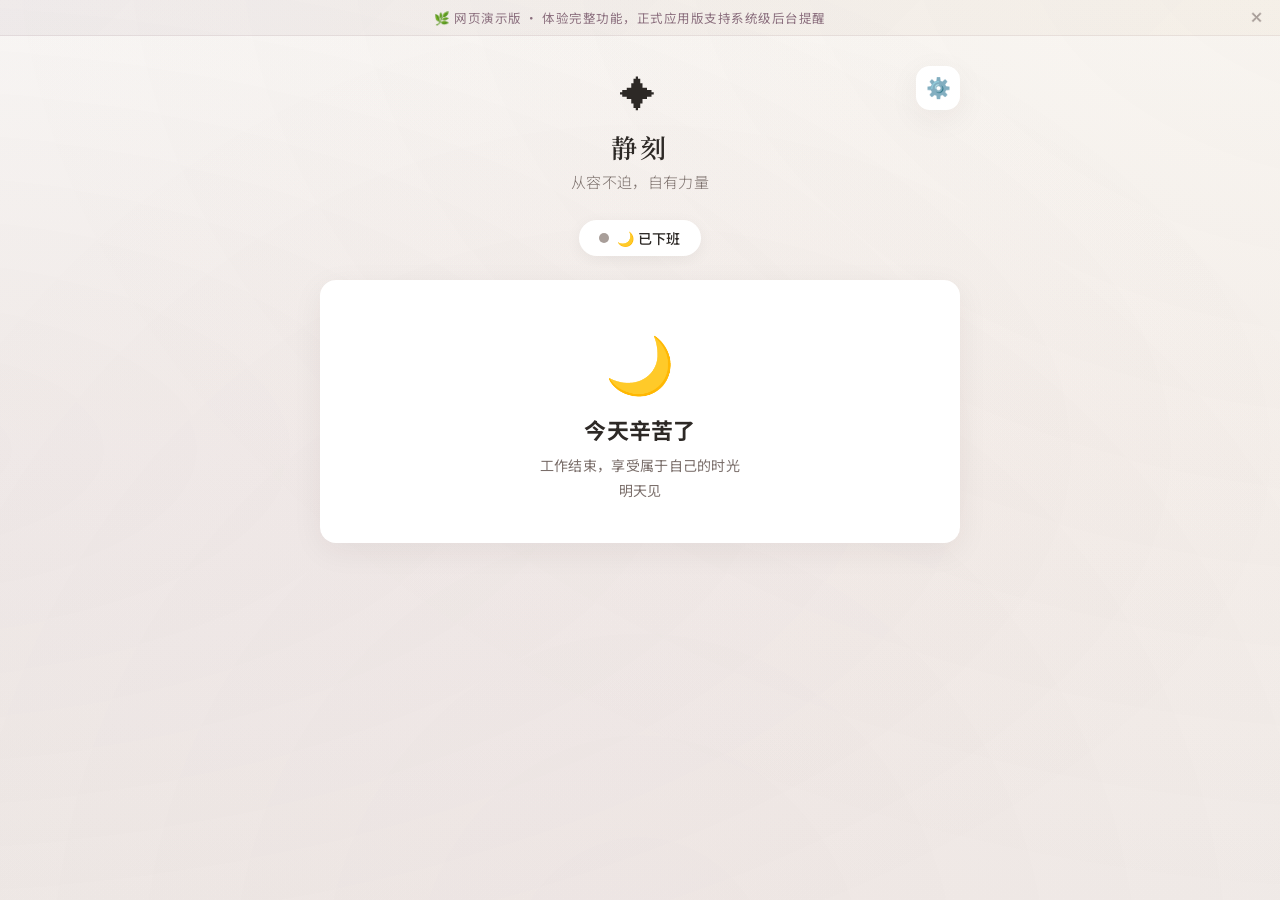
<file: demo/rest-timer/index.html>
<!DOCTYPE html>
<html lang="zh-CN">

<head>
    <meta charset="UTF-8">
    <meta name="viewport" content="width=device-width, initial-scale=1.0, viewport-fit=cover, user-scalable=no">
    <meta name="apple-mobile-web-app-capable" content="yes">
    <meta name="apple-mobile-web-app-status-bar-style" content="default">
    <meta name="apple-mobile-web-app-title" content="静刻">
    <meta name="theme-color" content="#8b6f7e">
    <link rel="manifest" href="./manifest.webmanifest">
    <link rel="apple-touch-icon"
        href="data:image/svg+xml,<svg xmlns=%22http://www.w3.org/2000/svg%22 viewBox=%220 0 100 100%22><text y=%22.9em%22 font-size=%2290%22>🌿</text></svg>">
    <title>✦ 静刻 — 工作休息计时器</title>
    <style>
        @import url('https://fonts.googleapis.com/css2?family=Noto+Serif+SC:wght@300;400;500;600;700&family=Noto+Sans+SC:wght@300;400;500;700;900&display=swap');

        * {
            margin: 0;
            padding: 0;
            box-sizing: border-box;
        }

        :root {
            --mint: #b09aaa;
            --mint-dark: #8b6f7e;
            --mint-light: #f4eff2;
            --apricot: #d4b5a0;
            --apricot-dark: #c9976e;
            --apricot-light: #faf5f0;
            --cream: #faf8f6;
            --rose: #c97b84;
            --lavender: #a68bb5;
            --sky: #b5a0c4;
            --gold: #c9a96e;
            --gold-light: #f5eeda;
            --text-primary: #2d2926;
            --text-secondary: #7a6e6a;
            --text-light: #a89e99;
            --card-shadow: 0 8px 32px rgba(45, 41, 38, 0.06);
            --card-radius: 16px;
        }

        body {
            font-family: 'Noto Sans SC', 'Microsoft YaHei', sans-serif;
            background: linear-gradient(180deg, #faf8f6 0%, #f5f0ed 50%, #f0ebe8 100%);
            color: var(--text-primary);
            min-height: 100vh;
            overflow-x: hidden;
            position: relative;
            letter-spacing: 0.3px;
        }

        /* Flowing ambient background */
        body::before {
            content: '';
            position: fixed;
            top: -50%;
            left: -50%;
            width: 200%;
            height: 200%;
            background: radial-gradient(ellipse at 20% 50%, rgba(139, 111, 126, 0.06) 0%, transparent 50%),
                radial-gradient(ellipse at 80% 20%, rgba(201, 169, 110, 0.05) 0%, transparent 50%),
                radial-gradient(ellipse at 50% 80%, rgba(201, 123, 132, 0.04) 0%, transparent 50%);
            animation: ambient-drift 20s ease-in-out infinite;
            pointer-events: none;
            z-index: 0;
        }

        @keyframes ambient-drift {

            0%,
            100% {
                transform: translate(0, 0) rotate(0deg);
            }

            33% {
                transform: translate(2%, -2%) rotate(1deg);
            }

            66% {
                transform: translate(-1%, 1%) rotate(-0.5deg);
            }
        }

        /* ============ Falling Cherry Blossom Petals ============ */
        .petal-container {
            position: fixed;
            top: 0;
            left: 0;
            width: 100%;
            height: 100%;
            pointer-events: none;
            z-index: 0;
            overflow: hidden;
        }

        .petal {
            position: absolute;
            top: -30px;
            animation: petal-fall linear infinite;
        }

        /* Petal shape 1: teardrop */
        .petal-shape-1 {
            width: 12px;
            height: 16px;
            border-radius: 50% 0 50% 50%;
        }

        /* Petal shape 2: round */
        .petal-shape-2 {
            width: 10px;
            height: 10px;
            border-radius: 50%;
        }

        /* Petal shape 3: elongated */
        .petal-shape-3 {
            width: 8px;
            height: 18px;
            border-radius: 50%;
        }

        @keyframes petal-fall {
            0% {
                transform: translateY(-30px) rotate(0deg) translateX(0);
                opacity: 0;
            }

            8% {
                opacity: 0.7;
            }

            25% {
                transform: translateY(25vh) rotate(120deg) translateX(40px);
            }

            50% {
                transform: translateY(50vh) rotate(240deg) translateX(-20px);
                opacity: 0.6;
            }

            75% {
                transform: translateY(75vh) rotate(360deg) translateX(30px);
            }

            92% {
                opacity: 0.4;
            }

            100% {
                transform: translateY(105vh) rotate(480deg) translateX(-10px);
                opacity: 0;
            }
        }

        /* ============ Card Entrance Animations ============ */
        @keyframes card-enter {
            from {
                opacity: 0;
                transform: translateY(20px);
            }

            to {
                opacity: 1;
                transform: translateY(0);
            }
        }

        /* ============ Main Layout ============ */
        .app-container {
            position: relative;
            z-index: 1;
            max-width: 680px;
            margin: 0 auto;
            padding: 30px 20px 40px;
        }

        /* ============ Header ============ */
        .header {
            text-align: center;
            margin-bottom: 28px;
        }

        .header-icon {
            font-size: 36px;
            letter-spacing: 4px;
            animation: breathe 4s ease-in-out infinite;
        }

        @keyframes breathe {

            0%,
            100% {
                transform: scale(1);
            }

            50% {
                transform: scale(1.08);
            }
        }

        .header h1 {
            font-family: 'Noto Serif SC', 'Noto Sans SC', serif;
            font-size: 26px;
            font-weight: 600;
            color: var(--text-primary);
            margin: 10px 0 6px;
            letter-spacing: 3px;
        }

        .header .greeting {
            font-size: 15px;
            color: var(--text-secondary);
            font-weight: 300;
        }

        .settings-btn {
            position: absolute;
            top: 30px;
            right: 20px;
            background: white;
            border: none;
            width: 44px;
            height: 44px;
            border-radius: 14px;
            font-size: 20px;
            cursor: pointer;
            box-shadow: var(--card-shadow);
            transition: all 0.3s;
            z-index: 10;
        }

        .settings-btn:hover {
            transform: scale(1.08);
            box-shadow: 0 8px 24px rgba(0, 0, 0, 0.1);
        }

        /* ============ Status Badge ============ */
        .status-badge {
            display: inline-flex;
            align-items: center;
            gap: 8px;
            background: white;
            padding: 8px 20px;
            border-radius: 30px;
            font-size: 14px;
            font-weight: 500;
            box-shadow: 0 4px 16px rgba(0, 0, 0, 0.05);
            margin-bottom: 24px;
        }

        .status-dot {
            width: 10px;
            height: 10px;
            border-radius: 50%;
            background: var(--mint-dark);
            animation: pulse-dot 2s ease-in-out infinite;
        }

        .status-dot.resting {
            background: var(--apricot-dark);
        }

        .status-dot.off {
            background: var(--text-light);
            animation: none;
        }

        @keyframes pulse-dot {

            0%,
            100% {
                opacity: 1;
                transform: scale(1);
            }

            50% {
                opacity: 0.5;
                transform: scale(0.8);
            }
        }

        /* ============ Timer Card ============ */
        .timer-card {
            background: white;
            border-radius: var(--card-radius);
            padding: 36px 28px;
            box-shadow: var(--card-shadow);
            text-align: center;
            margin-bottom: 20px;
            position: relative;
            overflow: hidden;
            border: 1px solid rgba(139, 111, 126, 0.06);
            animation: card-enter 0.6s ease backwards;
        }

        .timer-card::before {
            content: '';
            position: absolute;
            top: 0;
            left: 0;
            right: 0;
            height: 4px;
            background: linear-gradient(90deg, var(--mint-dark), var(--gold), var(--rose));
        }

        .timer-label {
            font-size: 14px;
            color: var(--text-secondary);
            margin-bottom: 8px;
        }

        .timer-display {
            font-size: 72px;
            font-weight: 700;
            letter-spacing: -2px;
            background: linear-gradient(135deg, var(--mint-dark), #6b5770);
            -webkit-background-clip: text;
            -webkit-text-fill-color: transparent;
            background-clip: text;
            line-height: 1.1;
            margin-bottom: 8px;
            font-variant-numeric: tabular-nums;
        }

        .timer-display.resting {
            background: linear-gradient(135deg, var(--gold), var(--rose));
            -webkit-background-clip: text;
            background-clip: text;
        }

        .timer-sub {
            font-size: 13px;
            color: var(--text-light);
        }

        /* Progress ring */
        .progress-ring-container {
            position: relative;
            display: inline-block;
            margin-bottom: 12px;
            filter: drop-shadow(0 0 12px rgba(139, 111, 126, 0.2));
        }

        .progress-ring {
            transform: rotate(-90deg);
        }

        .progress-ring-bg {
            fill: none;
            stroke: #f0f0f0;
            stroke-width: 6;
        }

        .progress-ring-fill {
            fill: none;
            stroke: url(#gradient);
            stroke-width: 6;
            stroke-linecap: round;
            transition: stroke-dashoffset 1s ease;
        }

        .timer-inside-ring {
            position: absolute;
            top: 50%;
            left: 50%;
            transform: translate(-50%, -50%);
            text-align: center;
        }

        /* ============ Info Cards Grid ============ */
        .info-grid {
            display: grid;
            grid-template-columns: 1fr 1fr;
            gap: 14px;
            margin-bottom: 20px;
        }

        .info-card {
            background: white;
            border-radius: var(--card-radius);
            padding: 20px;
            box-shadow: var(--card-shadow);
            border: 1px solid rgba(139, 111, 126, 0.06);
            animation: card-enter 0.6s ease backwards;
        }

        .info-card:nth-child(1) {
            animation-delay: 0.1s;
        }

        .info-card:nth-child(2) {
            animation-delay: 0.2s;
        }

        .info-card .card-title {
            font-size: 13px;
            color: var(--text-secondary);
            margin-bottom: 10px;
        }

        .info-card .card-value {
            font-size: 22px;
            font-weight: 700;
        }

        /* ============ Progress Dots ============ */
        .progress-section {
            background: white;
            border-radius: var(--card-radius);
            padding: 22px 24px;
            box-shadow: var(--card-shadow);
            margin-bottom: 20px;
            border: 1px solid rgba(139, 111, 126, 0.06);
            animation: card-enter 0.6s ease 0.3s backwards;
        }

        .progress-title {
            font-size: 14px;
            color: var(--text-secondary);
            margin-bottom: 14px;
        }

        .progress-row {
            display: flex;
            align-items: center;
            gap: 12px;
            margin-bottom: 12px;
        }

        .progress-row:last-child {
            margin-bottom: 0;
        }

        .progress-label {
            font-size: 13px;
            color: var(--text-secondary);
            min-width: 36px;
        }

        .progress-dots {
            display: flex;
            gap: 8px;
            flex-wrap: wrap;
        }

        .progress-dot {
            width: 32px;
            height: 32px;
            border-radius: 10px;
            display: flex;
            align-items: center;
            justify-content: center;
            font-size: 14px;
            transition: all 0.3s;
        }

        .progress-dot.done {
            background: var(--mint-light);
            color: var(--mint-dark);
        }

        .progress-dot.current {
            background: linear-gradient(135deg, var(--mint-dark), #6b5770);
            color: white;
            animation: breathe 3s ease-in-out infinite;
            box-shadow: 0 4px 12px rgba(139, 111, 126, 0.35);
        }

        .progress-dot.upcoming {
            background: #f5f5f5;
            color: var(--text-light);
        }

        /* ============ Last Message Card ============ */
        .message-card {
            background: linear-gradient(135deg, var(--mint-light), var(--apricot-light));
            border-radius: var(--card-radius);
            padding: 22px 24px;
            margin-bottom: 20px;
            border: 1px solid rgba(139, 111, 126, 0.08);
            animation: card-enter 0.6s ease 0.4s backwards;
        }

        .message-card .card-title {
            font-size: 12px;
            color: var(--text-secondary);
            margin-bottom: 10px;
            letter-spacing: 1px;
            text-transform: uppercase;
        }

        .message-card .card-content {
            font-size: 15px;
            line-height: 1.8;
            color: var(--text-primary);
            font-style: italic;
        }

        /* ============ Daily Affirmation Card ============ */
        .affirmation-card {
            background: linear-gradient(135deg, #f8f3ef, #f3eef5, #efe9ec);
            border-radius: var(--card-radius);
            padding: 28px 24px;
            margin-bottom: 20px;
            text-align: center;
            position: relative;
            overflow: hidden;
            border: 1px solid rgba(139, 111, 126, 0.1);
            animation: card-enter 0.6s ease 0.5s backwards;
        }

        .affirmation-card::before {
            content: '';
            position: absolute;
            top: 0;
            left: 0;
            right: 0;
            height: 1px;
            background: linear-gradient(90deg, transparent, var(--gold), transparent);
        }

        .affirmation-card::after {
            content: '';
            position: absolute;
            bottom: 0;
            left: 0;
            right: 0;
            height: 1px;
            background: linear-gradient(90deg, transparent, var(--gold), transparent);
        }

        .affirmation-card .card-title {
            font-size: 11px;
            color: var(--text-light);
            margin-bottom: 14px;
            letter-spacing: 3px;
            text-transform: uppercase;
        }

        .affirmation-card .affirmation-text {
            font-family: 'Noto Serif SC', serif;
            font-size: 17px;
            font-weight: 400;
            line-height: 2;
            color: var(--mint-dark);
        }

        .affirmation-card .refresh-btn {
            background: none;
            border: none;
            font-size: 14px;
            cursor: pointer;
            margin-top: 12px;
            opacity: 0.3;
            transition: all 0.4s;
            color: var(--text-light);
        }

        .affirmation-card .refresh-btn:hover {
            opacity: 0.7;
            transform: rotate(180deg);
        }

        /* Rest overlay attraction quote */
        .rest-message-item.attraction {
            background: linear-gradient(135deg, #f8f3ef, #f3eef5);
            border: 1px solid rgba(139, 111, 126, 0.15);
        }

        /* ============ Rest Overlay ============ */
        .rest-overlay {
            position: fixed;
            top: 0;
            left: 0;
            width: 100%;
            height: 100%;
            background: linear-gradient(135deg, rgba(250, 248, 246, 0.97), rgba(243, 238, 245, 0.97));
            z-index: 1000;
            display: none;
            justify-content: center;
            align-items: center;
            backdrop-filter: blur(16px);
            animation: fadeIn 0.6s ease;
        }

        .rest-overlay.active {
            display: flex;
        }

        @keyframes fadeIn {
            from {
                opacity: 0;
            }

            to {
                opacity: 1;
            }
        }

        .rest-content {
            text-align: center;
            padding: 40px;
            max-width: 500px;
            animation: slideUp 0.6s ease;
        }

        @keyframes slideUp {
            from {
                opacity: 0;
                transform: translateY(30px);
            }

            to {
                opacity: 1;
                transform: translateY(0);
            }
        }

        .rest-icon {
            font-size: 56px;
            margin-bottom: 16px;
            animation: breathe 3s ease-in-out infinite;
        }

        .rest-title {
            font-family: 'Noto Serif SC', serif;
            font-size: 28px;
            font-weight: 600;
            margin-bottom: 28px;
            color: var(--text-primary);
            letter-spacing: 3px;
        }

        .rest-message-item {
            background: white;
            border-radius: 16px;
            padding: 16px 22px;
            margin-bottom: 14px;
            text-align: left;
            font-size: 16px;
            line-height: 1.6;
            box-shadow: 0 4px 16px rgba(0, 0, 0, 0.04);
            animation: slideUp 0.6s ease backwards;
        }

        .rest-message-item:nth-child(2) {
            animation-delay: 0.15s;
        }

        .rest-message-item:nth-child(3) {
            animation-delay: 0.3s;
        }

        .rest-message-item:nth-child(4) {
            animation-delay: 0.45s;
        }

        .rest-timer-display {
            font-size: 48px;
            font-weight: 700;
            background: linear-gradient(135deg, var(--gold), var(--rose));
            -webkit-background-clip: text;
            -webkit-text-fill-color: transparent;
            background-clip: text;
            margin: 24px 0 8px;
            font-variant-numeric: tabular-nums;
        }

        .rest-timer-label {
            font-size: 14px;
            color: var(--text-secondary);
            margin-bottom: 24px;
        }

        .rest-done-btn {
            background: linear-gradient(135deg, var(--mint-dark), #6b5770);
            color: white;
            border: none;
            padding: 14px 40px;
            border-radius: 14px;
            font-size: 15px;
            font-weight: 500;
            cursor: pointer;
            font-family: inherit;
            transition: all 0.3s;
            box-shadow: 0 6px 20px rgba(139, 111, 126, 0.25);
            letter-spacing: 1px;
        }

        .rest-done-btn:hover {
            transform: translateY(-2px);
            box-shadow: 0 8px 28px rgba(139, 111, 126, 0.35);
        }

        /* ============ Settings Panel ============ */
        .settings-overlay {
            position: fixed;
            top: 0;
            left: 0;
            width: 100%;
            height: 100%;
            background: rgba(0, 0, 0, 0.3);
            z-index: 2000;
            display: none;
            justify-content: center;
            align-items: flex-start;
            padding-top: 40px;
            backdrop-filter: blur(4px);
            overflow-y: auto;
        }

        .settings-overlay.active {
            display: flex;
        }

        .settings-panel {
            background: var(--cream);
            border-radius: 24px;
            padding: 32px;
            width: 90%;
            max-width: 560px;
            max-height: calc(100vh - 80px);
            overflow-y: auto;
            box-shadow: 0 20px 60px rgba(0, 0, 0, 0.12);
            animation: slideUp 0.4s ease;
            margin-bottom: 40px;
        }

        .settings-panel h2 {
            font-size: 22px;
            margin-bottom: 24px;
            display: flex;
            align-items: center;
            gap: 10px;
        }

        .settings-section {
            margin-bottom: 24px;
        }

        .settings-section h3 {
            font-size: 15px;
            color: var(--text-secondary);
            margin-bottom: 14px;
            display: flex;
            align-items: center;
            gap: 8px;
        }

        .setting-row {
            display: flex;
            align-items: center;
            gap: 14px;
            margin-bottom: 12px;
        }

        .setting-row label {
            font-size: 14px;
            min-width: 110px;
            color: var(--text-primary);
        }

        .setting-row input[type="time"],
        .setting-row input[type="number"] {
            padding: 10px 14px;
            border: 2px solid #eee;
            border-radius: 12px;
            font-size: 15px;
            font-family: inherit;
            outline: none;
            transition: border-color 0.3s;
            background: white;
        }

        .setting-row input:focus {
            border-color: var(--mint-dark);
        }

        .setting-row input[type="number"] {
            width: 80px;
        }

        .setting-unit {
            font-size: 13px;
            color: var(--text-secondary);
        }

        /* Messages editor */
        .msg-category {
            margin-bottom: 18px;
        }

        .msg-category-title {
            font-size: 14px;
            font-weight: 600;
            margin-bottom: 10px;
            display: flex;
            align-items: center;
            justify-content: space-between;
        }

        .msg-list {
            display: flex;
            flex-direction: column;
            gap: 6px;
        }

        .msg-item {
            display: flex;
            gap: 8px;
            align-items: center;
        }

        .msg-item input {
            flex: 1;
            padding: 8px 12px;
            border: 2px solid #eee;
            border-radius: 10px;
            font-size: 13px;
            font-family: inherit;
            outline: none;
            transition: border-color 0.3s;
            background: white;
        }

        .msg-item input:focus {
            border-color: var(--mint-dark);
        }

        .msg-item .delete-msg {
            background: none;
            border: none;
            color: var(--rose);
            cursor: pointer;
            font-size: 16px;
            padding: 4px 6px;
            border-radius: 8px;
            transition: background 0.2s;
        }

        .msg-item .delete-msg:hover {
            background: #fff0f0;
        }

        .add-msg-btn {
            background: var(--mint-light);
            border: 2px dashed var(--mint);
            color: var(--mint-dark);
            padding: 8px 16px;
            border-radius: 10px;
            cursor: pointer;
            font-size: 13px;
            font-family: inherit;
            margin-top: 8px;
            transition: all 0.2s;
        }

        .add-msg-btn:hover {
            background: var(--mint);
            color: white;
            border-color: var(--mint);
        }

        .settings-actions {
            display: flex;
            gap: 12px;
            margin-top: 20px;
        }

        .btn-save {
            flex: 1;
            background: linear-gradient(135deg, var(--mint-dark), #6b5770);
            color: white;
            border: none;
            padding: 14px;
            border-radius: 14px;
            font-size: 15px;
            font-weight: 500;
            cursor: pointer;
            font-family: inherit;
            transition: all 0.3s;
            box-shadow: 0 4px 16px rgba(139, 111, 126, 0.25);
            letter-spacing: 1px;
        }

        .btn-save:hover {
            transform: translateY(-1px);
        }

        .btn-cancel {
            background: white;
            border: 2px solid #eee;
            padding: 14px 24px;
            border-radius: 14px;
            font-size: 15px;
            cursor: pointer;
            font-family: inherit;
            transition: all 0.2s;
            color: var(--text-secondary);
        }

        .btn-cancel:hover {
            border-color: var(--text-light);
        }

        .btn-reset {
            background: none;
            border: none;
            color: var(--rose);
            font-size: 13px;
            cursor: pointer;
            font-family: inherit;
            padding: 8px 0;
            transition: opacity 0.2s;
        }

        .btn-reset:hover {
            opacity: 0.7;
        }

        /* ============ Off-Work State ============ */
        .off-work-card {
            background: white;
            border-radius: var(--card-radius);
            padding: 40px 28px;
            box-shadow: var(--card-shadow);
            text-align: center;
            margin-bottom: 20px;
        }

        .off-work-card .off-icon {
            font-size: 56px;
            margin-bottom: 12px;
        }

        .off-work-card h2 {
            font-size: 22px;
            margin-bottom: 8px;
        }

        .off-work-card p {
            color: var(--text-secondary);
            font-size: 14px;
            line-height: 1.8;
        }

        /* ============ Toast Notification ============ */
        .toast {
            position: fixed;
            bottom: 30px;
            left: 50%;
            transform: translateX(-50%) translateY(80px);
            background: white;
            padding: 14px 28px;
            border-radius: 16px;
            box-shadow: 0 8px 32px rgba(0, 0, 0, 0.12);
            font-size: 14px;
            opacity: 0;
            transition: all 0.4s ease;
            z-index: 3000;
        }

        .toast.show {
            transform: translateX(-50%) translateY(0);
            opacity: 1;
        }

        /* ============ Install Banner ============ */
        .install-banner {
            background: linear-gradient(135deg, var(--mint-light), #f0f0ff);
            border-radius: var(--card-radius);
            padding: 16px 20px;
            margin-bottom: 20px;
            display: none;
            align-items: center;
            gap: 14px;
            box-shadow: var(--card-shadow);
            border: 1px dashed var(--mint);
        }

        .install-banner.show {
            display: flex;
        }

        .install-banner .install-text {
            flex: 1;
            font-size: 13px;
            line-height: 1.6;
            color: var(--text-primary);
        }

        .install-banner .install-text strong {
            color: var(--mint-dark);
        }

        .install-btn {
            background: linear-gradient(135deg, var(--mint), var(--mint-dark));
            color: white;
            border: none;
            padding: 10px 18px;
            border-radius: 12px;
            font-size: 13px;
            font-weight: 600;
            cursor: pointer;
            font-family: inherit;
            white-space: nowrap;
            transition: all 0.3s;
        }

        .install-btn:hover {
            transform: translateY(-1px);
        }

        .install-dismiss {
            background: none;
            border: none;
            font-size: 16px;
            cursor: pointer;
            opacity: 0.4;
            transition: opacity 0.2s;
        }

        .install-dismiss:hover {
            opacity: 0.8;
        }

        /* ============ Responsive ============ */
        @media (max-width: 480px) {
            .app-container {
                padding: 20px 14px;
            }

            .timer-display {
                font-size: 56px;
            }

            .info-grid {
                grid-template-columns: 1fr;
            }

            .settings-panel {
                padding: 22px;
                width: 95%;
            }
        }

        /* ============ Demo Banner ============ */
        .demo-banner {
            position: relative;
            background: linear-gradient(135deg, rgba(139, 111, 126, 0.08), rgba(201, 169, 110, 0.06));
            border-bottom: 1px solid rgba(139, 111, 126, 0.12);
            color: #8b6f7e;
            font-size: 12.5px;
            padding: 8px 36px 8px 16px;
            text-align: center;
            letter-spacing: 0.5px;
            z-index: 5;
        }
        .demo-banner button {
            position: absolute;
            right: 8px;
            top: 50%;
            transform: translateY(-50%);
            background: none;
            border: none;
            color: #a89e99;
            font-size: 14px;
            cursor: pointer;
            padding: 4px 8px;
            line-height: 1;
        }
        .demo-banner button:hover { color: #8b6f7e; }
    </style>
</head>

<body>

    <!-- 演示版标识（原激活遮罩已移除：作品集站内演示无需激活码） -->
    <div class="demo-banner" id="demoBanner">
        <span>🌿 网页演示版 · 体验完整功能，正式应用版支持系统级后台提醒</span>
        <button onclick="document.getElementById('demoBanner').remove()" title="知道了">✕</button>
    </div>

    <!-- Petals Container -->
    <div class="petal-container" id="petalContainer"></div>

    <!-- Toast -->
    <div class="toast" id="toast"></div>

    <!-- Main App -->
    <div class="app-container">
        <button class="settings-btn" onclick="openSettings()" title="设置">⚙️</button>

        <!-- Header -->
        <div class="header">
            <div class="header-icon">✦</div>
            <h1>静刻</h1>
            <p class="greeting" id="greeting">优雅从容，掌控节奏</p>
        </div>

        <!-- Install Banner -->
        <div class="install-banner" id="installBanner">
            <div class="install-text">📲 <strong>添加到主屏幕</strong>，像 App 一样使用，后台也能提醒你~</div>
            <button class="install-btn" id="installBtn" onclick="installPWA()">安装</button>
            <button class="install-dismiss" onclick="dismissInstall()">✕</button>
        </div>

        <!-- Status -->
        <div style="text-align: center;">
            <div class="status-badge">
                <div class="status-dot" id="statusDot"></div>
                <span id="statusText">加载中...</span>
            </div>
        </div>

        <!-- Working State Content -->
        <div id="workingContent">
            <!-- Timer -->
            <div class="timer-card">
                <div class="progress-ring-container">
                    <svg class="progress-ring" width="200" height="200" viewBox="0 0 200 200">
                        <defs>
                            <linearGradient id="gradient" x1="0%" y1="0%" x2="100%" y2="0%">
                                <stop offset="0%" stop-color="var(--mint-dark)" />
                                <stop offset="100%" stop-color="var(--gold)" />
                            </linearGradient>
                        </defs>
                        <circle class="progress-ring-bg" cx="100" cy="100" r="88" />
                        <circle class="progress-ring-fill" id="progressRing" cx="100" cy="100" r="88"
                            stroke-dasharray="553" stroke-dashoffset="0" />
                    </svg>
                    <div class="timer-inside-ring">
                        <div class="timer-label" id="timerLabel">距离休息还有</div>
                        <div class="timer-display" id="timerDisplay">45:00</div>
                    </div>
                </div>
                <div class="timer-sub" id="timerSub">第 1 轮 · 上午</div>
            </div>

            <!-- Info Grid -->
            <div class="info-grid">
                <div class="info-card">
                    <div class="card-title">📅 当前时段</div>
                    <div class="card-value" id="periodInfo">上午</div>
                </div>
                <div class="info-card">
                    <div class="card-title">🎯 今日完成</div>
                    <div class="card-value" id="completedInfo">0 / 8 轮</div>
                </div>
            </div>

            <!-- Progress Dots -->
            <div class="progress-section">
                <div class="progress-title">📊 今日进度</div>
                <div class="progress-row">
                    <span class="progress-label">上午</span>
                    <div class="progress-dots" id="amDots"></div>
                </div>
                <div class="progress-row">
                    <span class="progress-label">下午</span>
                    <div class="progress-dots" id="pmDots"></div>
                </div>
            </div>

            <!-- Daily Affirmation -->
            <div class="affirmation-card">
                <div class="card-title">✨ 今日吸引力语录</div>
                <div class="affirmation-text" id="dailyAffirmation">美好的事物正在排队来见我。</div>
                <button class="refresh-btn" onclick="refreshAffirmation()" title="换一句">🔄</button>
            </div>

            <!-- Last Message -->
            <div class="message-card" id="messageCard" style="display: none;">
                <div class="card-title">💬 上次休息时的鼓励</div>
                <div class="card-content" id="lastMessage"></div>
            </div>
        </div>

        <!-- Off-Work State Content -->
        <div id="offWorkContent" style="display: none;">
            <div class="off-work-card">
                <div class="off-icon" id="offWorkIcon">🌙</div>
                <h2 id="offWorkTitle">工作时间尚未开始</h2>
                <p id="offWorkDesc">暂时休息，养精蓄锐<br>工作时间到了会自动开始提醒你</p>
            </div>
        </div>
    </div>

    <!-- Rest Overlay -->
    <div class="rest-overlay" id="restOverlay">
        <div class="rest-content">
            <div class="rest-icon">✦</div>
            <div class="rest-title">休憩片刻</div>
            <div id="restMessages"></div>
            <div class="rest-timer-display" id="restTimerDisplay">07:00</div>
            <div class="rest-timer-label">休息倒计时</div>
            <button class="rest-done-btn" onclick="endRest()">◎ 开始下一轮专注</button>
        </div>
    </div>

    <!-- Settings Overlay -->
    <div class="settings-overlay" id="settingsOverlay" onclick="closeSettingsOutside(event)">
        <div class="settings-panel" onclick="event.stopPropagation()">
            <h2>⚙️ 设置</h2>

            <div class="settings-section">
                <h3>🕐 工作时间</h3>
                <div class="setting-row">
                    <label>上午开始</label>
                    <input type="time" id="setAmStart" value="09:00">
                </div>
                <div class="setting-row">
                    <label>上午结束</label>
                    <input type="time" id="setAmEnd" value="11:30">
                </div>
                <div class="setting-row">
                    <label>下午开始</label>
                    <input type="time" id="setPmStart" value="13:00">
                </div>
                <div class="setting-row">
                    <label>下午结束</label>
                    <input type="time" id="setPmEnd" value="17:30">
                </div>
            </div>

            <div class="settings-section">
                <h3>⏱️ 时长设置</h3>
                <div class="setting-row">
                    <label>工作时长</label>
                    <input type="number" id="setWorkMin" value="45" min="1" max="120">
                    <span class="setting-unit">分钟</span>
                </div>
                <div class="setting-row">
                    <label>休息时长</label>
                    <input type="number" id="setRestMin" value="7" min="1" max="30">
                    <span class="setting-unit">分钟</span>
                </div>
            </div>

            <div class="settings-section">
                <h3>💬 提醒话语（点击可编辑）</h3>

                <div class="msg-category">
                    <div class="msg-category-title">
                        <span>🥤 喝水 & 活动提醒</span>
                    </div>
                    <div class="msg-list" id="msgListDrink"></div>
                    <button class="add-msg-btn" onclick="addMessage('drink')">+ 添加一条</button>
                </div>

                <div class="msg-category">
                    <div class="msg-category-title">
                        <span>👀 护眼 & 放松提醒</span>
                    </div>
                    <div class="msg-list" id="msgListEye"></div>
                    <button class="add-msg-btn" onclick="addMessage('eye')">+ 添加一条</button>
                </div>

                <div class="msg-category">
                    <div class="msg-category-title">
                        <span>💖 "夸夸你" 鼓励话语</span>
                    </div>
                    <div class="msg-list" id="msgListCheer"></div>
                    <button class="add-msg-btn" onclick="addMessage('cheer')">+ 添加一条</button>
                </div>

                <div class="msg-category">
                    <div class="msg-category-title">
                        <span>✨ 吸引力 & 显化语录</span>
                    </div>
                    <div class="msg-list" id="msgListAttraction"></div>
                    <button class="add-msg-btn" onclick="addMessage('attraction')">+ 添加一条</button>
                </div>

                <button class="btn-reset" onclick="resetMessages()">🔄 恢复默认话语</button>
            </div>

            <div class="settings-actions">
                <button class="btn-cancel" onclick="closeSettings()">取消</button>
                <button class="btn-save" onclick="saveSettings()">💾 保存设置</button>
            </div>
        </div>
    </div>

    <script>
        // ==================== Default Data ====================
        const DEFAULT_MESSAGES = {
            drink: [
                "💧 去倒杯温水吧，让身体补充一下水分~",
                "🥤 喝口水润润嗓子，你的身体会感谢你的！",
                "🍵 泡杯花茶犒劳一下自己吧~",
                "💧 站起来接杯水，顺便活动一下腿脚~",
                "🥛 来一杯温水，给身体充充电~",
                "💧 别忘了喝水哟，水灵灵的你需要水灵灵的补给！",
                "🧃 休息一下，喝点水果茶也不错呀~",
                "💧 你已经连续工作好久了，喝口水放松一下~"
            ],
            eye: [
                "🌿 看看窗外的绿色植物，让眼睛放松 20 秒~",
                "🌅 望向远处，让疲惫的眼睛休息一会儿~",
                "🧘 闭上眼睛，做三次深呼吸，感受此刻的宁静~",
                "🌸 起来伸个懒腰，转转脖子，活动一下肩膀~",
                "🪟 看看窗外的天空，深呼吸，重新充满能量~",
                "👁️ 眨眨眼睛，转转眼球，给眼部做个小按摩~",
                "🌳 把目光移向远处，让眼部肌肉放松下来~",
                "🦋 站起来走两步，简单拉伸一下，身体会更舒服~"
            ],
            cheer: [
                "⭐ 你今天也在努力发光呢，真的很棒！",
                "🌟 认真工作的你，是最闪亮的存在！",
                "🎉 又完成了一段高效工作，给自己鼓鼓掌~",
                "💪 你的专注力太强了，连空气都为你加油！",
                "🏆 坚持就是胜利，你已经比昨天更优秀了！",
                "🌻 你的每一分努力，都在悄悄开花结果~",
                "✨ 世界因为有你的认真而变得更美好！",
                "🎯 目标在一点一点接近，你的努力不会白费！",
                "💐 辛苦了！你值得所有的美好和温柔~",
                "🌈 再坚持一下下，美好的事情正在路上！",
                "🧡 你不仅很能干，还特别让人安心！",
                "🌺 忙碌的你也别忘了——你真的很了不起！",
                "🦄 像你这样又努力又认真的人，运气一定不会差！",
                "🍀 今天的你也值得被好好夸一夸~",
                "💎 你的价值不是用忙碌衡量的，但你忙起来真的超帅！",
                "🌙 累了就歇一歇，你已经做得足够好了~"
            ],
            attraction: [
                "🌟 我值得拥有这个世界上一切美好的事物。",
                "✨ 我是被宇宙偏爱的人，好运会主动找到我。",
                "🌈 我天生就配得上丰盛和喜悦。",
                "💫 我不需要证明自己，我本身就是奇迹。",
                "⭐ 我允许自己闪闪发光，毫无保留。",
                "💰 金钱是能量，它轻松自在地流向我。",
                "🧲 我是一块吸金石，财富从四面八方向我涌来。",
                "💸 我越放松，钱越多。",
                "🌻 赚钱对我来说是轻松且愉快的事。",
                "💖 我值得被温柔以待，我吸引真诚的爱。",
                "🌸 爱从不缺席，它一直在向我走来。",
                "🍀 好事正在发生，即使我还看不见。",
                "🎯 我是幸运的，到处都是为我准备的惊喜。",
                "⏳ 一切都在最好的时机发生。",
                "🌅 我相信：该来的都会来，而且会超出预期。",
                "☀️ 今天一定会有好事发生在我身上。",
                "🎰 我的运气好到不可思议。",
                "🔮 所有的困难都是在为更大的好运做铺垫。",
                "🧘 我放下焦虑，一切都在按最好的剧本进行。",
                "🕊️ 我不需要掌控一切，我只需要信任。",
                "🌙 今天的我，已经足够好了。",
                "🦋 我选择平静，平静选择了我。",
                "🚀 成功是我的常态，失败只是路过的风景。",
                "🔑 机会总是在不经意间向我敞开大门。",
                "💎 我的才华正在被看见，被欣赏，被需要。",
                "🧡 我把热爱变成事业，把事业变成使命。",
                "🌱 我相信我走的每一步，都在靠近梦想。",
                "💪 我拥有把想法变成现实的超能力。",
                "🌿 我的身体充满活力，每一个细胞都在闪耀。",
                "🌞 我散发着健康的光芒，感染身边的每一个人。",
                "🙏 感谢今天发生的一切，无论好坏都是礼物。",
                "💝 我带着满满的感恩入睡，明天会更好。",
                "🌠 宇宙在我睡着的时候，也在为我安排好事。",
                "🪄 我的潜意识正在吸引美好的明天。",
                "🌺 美好的事物正在排队来见我。",
                "🦄 像我这样又努力又认真的人，运气一定不会差！",
                "🏆 我正在创造一份让自己骄傲的事业。",
                "💐 我配得上爱、富足与幸福。",
                "🌊 我放下执念，允许生活自然流动。",
                "🎇 担心是多余的，美好自会安排。"
            ]
        };

        const DEFAULT_SETTINGS = {
            amStart: '09:00', amEnd: '11:30',
            pmStart: '13:00', pmEnd: '17:30',
            workMin: 45, restMin: 7
        };

        // ==================== State ====================
        let settings = { ...DEFAULT_SETTINGS };
        let messages = JSON.parse(JSON.stringify(DEFAULT_MESSAGES));
        let state = {
            mode: 'idle',          // 'working', 'resting', 'idle'
            currentRound: 0,
            completedRounds: 0,
            totalAmRounds: 0,
            totalPmRounds: 0,
            remainingSeconds: 0,
            restRemainingSeconds: 0,
            period: 'off',         // 'am', 'pm', 'lunch', 'off'
            lastMessages: null
        };

        let timerInterval = null;
        let lastNotifSoundTime = 0;

        // ==================== Activation System (演示版已移除激活码，函数保留为空实现以兼容旧引用) ====================
        const ACT_SALT = 'JingKe2026Elegant';

        function actHash(str) {
            let h = 0;
            for (let i = 0; i < str.length; i++) {
                const c = str.charCodeAt(i);
                h = ((h << 5) - h) + c;
                h = h & h;
            }
            return Math.abs(h);
        }

        function validateCode(code) {
            // 演示版：不再校验激活码格式，直接通过
            return typeof code === 'string' && code.length > 0;
        }

        function getDeviceId() {
            const parts = [
                navigator.userAgent,
                screen.width + 'x' + screen.height,
                Intl.DateTimeFormat().resolvedOptions().timeZone,
                navigator.language,
                navigator.hardwareConcurrency || 'na'
            ];
            return actHash(parts.join('|')).toString(36);
        }

        function checkActivation() {
            // 演示版：始终视为已激活
            return true;
        }

        function activateApp() {
            // 演示版：直接进入应用，不再需要激活码
            try { localStorage.removeItem('jkActivation'); } catch (e) {}
            const ov = document.getElementById('activationOverlay');
            if (ov) ov.classList.add('hidden');
            init();
        }

        // ==================== Init ====================
        function init() {
            loadFromStorage();
            calculateRounds();
            createPetals();
            requestNotificationPermission();
            updateGreeting();
            tick();
            setInterval(tick, 1000);
        }

        function loadFromStorage() {
            try {
                const saved = localStorage.getItem('workBuddySettings');
                if (saved) settings = { ...DEFAULT_SETTINGS, ...JSON.parse(saved) };
                const savedMsg = localStorage.getItem('workBuddyMessages');
                if (savedMsg) messages = JSON.parse(savedMsg);
            } catch (e) { }
        }

        function saveToStorage() {
            try {
                localStorage.setItem('workBuddySettings', JSON.stringify(settings));
                localStorage.setItem('workBuddyMessages', JSON.stringify(messages));
            } catch (e) { }
        }

        function calculateRounds() {
            const amMinutes = timeToMinutes(settings.amEnd) - timeToMinutes(settings.amStart);
            const pmMinutes = timeToMinutes(settings.pmEnd) - timeToMinutes(settings.pmStart);
            const cycleMinutes = settings.workMin + settings.restMin;
            state.totalAmRounds = Math.floor(amMinutes / cycleMinutes);
            if (amMinutes % cycleMinutes >= settings.workMin) state.totalAmRounds++;
            state.totalPmRounds = Math.floor(pmMinutes / cycleMinutes);
            if (pmMinutes % cycleMinutes >= settings.workMin) state.totalPmRounds++;
            // Cap at reasonable max
            state.totalAmRounds = Math.min(state.totalAmRounds, 10);
            state.totalPmRounds = Math.min(state.totalPmRounds, 10);
            renderProgressDots();
        }

        // ==================== Time Helpers ====================
        function timeToMinutes(timeStr) {
            const [h, m] = timeStr.split(':').map(Number);
            return h * 60 + m;
        }

        function getCurrentMinutes() {
            const now = new Date();
            return now.getHours() * 60 + now.getMinutes();
        }

        function getCurrentPeriod() {
            const m = getCurrentMinutes();
            const amS = timeToMinutes(settings.amStart);
            const amE = timeToMinutes(settings.amEnd);
            const pmS = timeToMinutes(settings.pmStart);
            const pmE = timeToMinutes(settings.pmEnd);

            if (m >= amS && m < amE) return 'am';
            if (m >= amE && m < pmS) return 'lunch';
            if (m >= pmS && m < pmE) return 'pm';
            return 'off';
        }

        function formatTime(s) {
            const mm = Math.floor(s / 60);
            const ss = s % 60;
            return `${String(mm).padStart(2, '0')}:${String(ss).padStart(2, '0')}`;
        }

        // ==================== Core Tick ====================
        // Get current time in total seconds since midnight
        function getCurrentSeconds() {
            const now = new Date();
            return now.getHours() * 3600 + now.getMinutes() * 60 + now.getSeconds();
        }

        function tick() {
            const period = getCurrentPeriod();
            const prevPeriod = state.period;
            state.period = period;

            // Period just changed
            if (period !== prevPeriod) {
                if (period === 'am' || period === 'pm') {
                    syncWork(period);
                } else {
                    goIdle(period);
                }
                return;
            }

            // Sync from real clock every tick (prevents drift!)
            if (state.mode === 'working' || state.mode === 'resting') {
                if (period === 'am' || period === 'pm') {
                    syncWork(period);
                } else {
                    goIdle(period);
                }
            } else {
                updateIdleUI(period);
            }
        }

        // Track whether rest overlay is already showing to avoid re-triggering
        let restShownForRound = -1;
        let restReminderInterval = null;  // Repeated reminder every 30s

        function syncWork(period) {
            const nowSec = getCurrentSeconds();
            let periodStartSec;
            let totalRounds;
            if (period === 'am') {
                periodStartSec = timeToMinutes(settings.amStart) * 60;
                totalRounds = state.totalAmRounds;
            } else {
                periodStartSec = timeToMinutes(settings.pmStart) * 60;
                totalRounds = state.totalPmRounds;
            }

            const elapsed = nowSec - periodStartSec; // seconds since period start
            const cycleSec = (settings.workMin + settings.restMin) * 60;
            const roundInPeriod = Math.floor(elapsed / cycleSec);
            const posInCycle = elapsed % cycleSec;
            const workSec = settings.workMin * 60;

            if (roundInPeriod >= totalRounds) {
                state.mode = 'idle';
                goIdle(period);
                return;
            }

            const amRounds = period === 'pm' ? state.totalAmRounds : 0;
            state.currentRound = amRounds + roundInPeriod + 1;
            state.completedRounds = amRounds + roundInPeriod;

            if (posInCycle < workSec) {
                // In working phase
                state.mode = 'working';
                state.remainingSeconds = workSec - posInCycle;
                if (state.remainingSeconds <= 0) state.remainingSeconds = 1;
                restShownForRound = -1; // reset for this round

                // Auto-dismiss rest overlay if it was showing
                const restOverlay = document.getElementById('restOverlay');
                if (restOverlay.classList.contains('active')) {
                    restOverlay.classList.remove('active');
                    stopTitleFlash();
                    stopRestReminder();
                    showToast('✨ 休息结束，开始新一轮专注');
                }
            } else {
                // In rest phase
                state.mode = 'resting';
                state.restRemainingSeconds = cycleSec - posInCycle;
                if (state.restRemainingSeconds <= 0) state.restRemainingSeconds = 1;

                // Only show rest overlay + play sound ONCE per round
                const globalRound = amRounds + roundInPeriod;
                if (restShownForRound !== globalRound) {
                    restShownForRound = globalRound;
                    showRestMessages();
                    playNotificationSound();
                    sendSystemNotification();
                    startRestReminder();  // Start repeated reminders
                }
            }

            document.getElementById('workingContent').style.display = 'block';
            document.getElementById('offWorkContent').style.display = 'none';
            updateWorkUI();
            if (state.mode === 'resting') updateRestUI();
            renderProgressDots();
        }

        // Legacy alias for overrides
        function startWork(period) { syncWork(period); }

        function startRest() {
            state.mode = 'resting';
            state.restRemainingSeconds = settings.restMin * 60;
            state.completedRounds = state.currentRound;
            showRestMessages();
            playNotificationSound();
            sendSystemNotification();
            renderProgressDots();
        }

        function showRestMessages() {
            const drink = randomPick(messages.drink);
            const eye = randomPick(messages.eye);
            const cheer = randomPick(messages.cheer);
            const attraction = randomPick(messages.attraction);

            state.lastMessages = { drink, eye, cheer, attraction };

            const container = document.getElementById('restMessages');
            container.innerHTML = `
        <div class="rest-message-item attraction" style="font-size:18px; line-height:1.8; margin: 24px 0;">${attraction}</div>
        <div style="font-size:12px; color:rgba(255,255,255,0.5); margin-top:8px;">♡ 记得喝水 · 远眺放松眼睛</div>
    `;

            document.getElementById('restOverlay').classList.add('active');

            // Show last message card
            document.getElementById('lastMessage').innerHTML = attraction;
            document.getElementById('messageCard').style.display = 'block';

            // Update daily affirmation
            document.getElementById('dailyAffirmation').textContent = attraction;

            // Try to grab user attention
            startTitleFlash();
            try { window.focus(); } catch (e) { }
        }

        function endRest() {
            document.getElementById('restOverlay').classList.remove('active');
            // Reset rest tracking so syncWork recalculates from real clock
            state.mode = 'working';
            state.restRemainingSeconds = 0;
            // Let the next tick() -> syncWork() figure out the correct state
            stopTitleFlash();
            stopRestReminder();
        }

        function goIdle(period) {
            if (state.mode === 'resting') return;
            state.mode = 'idle';
            document.getElementById('restOverlay').classList.remove('active');
            document.getElementById('workingContent').style.display = 'none';
            document.getElementById('offWorkContent').style.display = 'block';
            updateIdleUI(period);
        }

        // ==================== UI Updates ====================
        function updateWorkUI() {
            const totalRounds = state.totalAmRounds + state.totalPmRounds;
            const isResting = state.mode === 'resting';

            // Status
            const dot = document.getElementById('statusDot');
            const statusText = document.getElementById('statusText');
            dot.className = 'status-dot' + (isResting ? ' resting' : '');
            statusText.textContent = isResting
                ? `☕ 休息中（第 ${state.currentRound} 轮）`
                : `🟢 专注工作中（第 ${state.currentRound} 轮）`;

            // Timer
            const display = document.getElementById('timerDisplay');
            const label = document.getElementById('timerLabel');
            display.textContent = formatTime(state.remainingSeconds);
            display.className = 'timer-display' + (isResting ? ' resting' : '');
            label.textContent = isResting ? '休息剩余' : '距离休息还有';

            // Progress ring
            const totalSec = settings.workMin * 60;
            const progress = isResting ? 0 : (1 - state.remainingSeconds / totalSec);
            const circumference = 2 * Math.PI * 88;
            const offset = circumference * (1 - progress);
            document.getElementById('progressRing').style.strokeDashoffset = offset;

            // Sub text
            const periodName = state.period === 'am' ? '上午' : '下午';
            document.getElementById('timerSub').textContent = `第 ${state.currentRound} 轮 · ${periodName}`;

            // Info cards
            document.getElementById('periodInfo').textContent =
                state.period === 'am' ? '☀️ 上午' : '🌤️ 下午';
            document.getElementById('completedInfo').textContent =
                `${state.completedRounds} / ${totalRounds} 轮`;
        }

        function updateRestUI() {
            document.getElementById('restTimerDisplay').textContent =
                formatTime(state.restRemainingSeconds);
        }

        function updateIdleUI(period) {
            const dot = document.getElementById('statusDot');
            const statusText = document.getElementById('statusText');
            dot.className = 'status-dot off';

            const icon = document.getElementById('offWorkIcon');
            const title = document.getElementById('offWorkTitle');
            const desc = document.getElementById('offWorkDesc');

            if (period === 'lunch') {
                statusText.textContent = '🍚 午休时间';
                icon.textContent = '🍱';
                title.textContent = '午休时光';
                desc.innerHTML = '享受你的午餐，适当休息<br>下午工作时间到了会自动提醒你';
            } else if (period === 'off') {
                const now = getCurrentMinutes();
                const amStart = timeToMinutes(settings.amStart);
                if (now < amStart) {
                    statusText.textContent = '🌅 尚未开始';
                    icon.textContent = '🌅';
                    title.textContent = '工作时间尚未开始';
                    desc.innerHTML = `充分休息，${settings.amStart} 开始工作<br>到时间了会自动提醒你`;
                } else {
                    statusText.textContent = '🌙 已下班';
                    icon.textContent = '🌙';
                    title.textContent = '今天辛苦了';
                    desc.innerHTML = '工作结束，享受属于自己的时光<br>明天见';
                }
            }

            document.getElementById('workingContent').style.display = 'none';
            document.getElementById('offWorkContent').style.display = 'block';
        }

        function renderProgressDots() {
            const amDots = document.getElementById('amDots');
            const pmDots = document.getElementById('pmDots');
            amDots.innerHTML = '';
            pmDots.innerHTML = '';

            for (let i = 1; i <= state.totalAmRounds; i++) {
                amDots.appendChild(createDot(i));
            }
            for (let i = 1; i <= state.totalPmRounds; i++) {
                pmDots.appendChild(createDot(state.totalAmRounds + i));
            }
        }

        function createDot(roundNum) {
            const dot = document.createElement('div');
            dot.className = 'progress-dot';
            if (roundNum < state.currentRound || roundNum <= state.completedRounds) {
                dot.className += ' done';
                dot.textContent = '✅';
            } else if (roundNum === state.currentRound && (state.mode === 'working' || state.mode === 'resting')) {
                dot.className += ' current';
                dot.textContent = roundNum;
            } else {
                dot.className += ' upcoming';
                dot.textContent = roundNum;
            }
            return dot;
        }

        function refreshAffirmation() {
            const text = randomPick(messages.attraction);
            document.getElementById('dailyAffirmation').textContent = text;
        }

        function updateGreeting() {
            const greetings = [
                "优雅从容，掌控节奏",
                "张弛有度，方得长远",
                "从容不迫，自有力量",
                "善待自己，才能更好地绽放",
                "专注当下，从容前行",
                "内心宁静，方得始终"
            ];
            document.getElementById('greeting').textContent = randomPick(greetings);
            // Set daily affirmation
            document.getElementById('dailyAffirmation').textContent = randomPick(messages.attraction);
        }

        // ==================== Notifications ====================
        function requestNotificationPermission() {
            if ('Notification' in window && Notification.permission === 'default') {
                Notification.requestPermission();
            }
        }

        function sendSystemNotification() {
            if ('Notification' in window && Notification.permission === 'granted') {
                const cheer = state.lastMessages ? state.lastMessages.cheer : '休息一下吧';
                const notif = new Notification('✦ 静刻 · 休憩时刻', {
                    body: cheer,
                    icon: 'data:image/svg+xml,<svg xmlns=%22http://www.w3.org/2000/svg%22 viewBox=%220 0 100 100%22><text y=%22.9em%22 font-size=%2290%22>✦</text></svg>',
                    tag: 'jingke-rest-reminder',  // Replace previous notification instead of stacking
                    renotify: true,               // Re-alert even when replacing same tag
                    requireInteraction: true       // Keep notification visible until user clicks
                });
                // Click notification → bring tab to front
                notif.onclick = function () {
                    window.focus();
                    notif.close();
                };
            }
        }

        // ==================== Repeated Rest Reminder ====================
        let restReminderCount = 0;

        function startRestReminder() {
            stopRestReminder();
            restReminderCount = 0;
            scheduleNextReminder();
        }

        function scheduleNextReminder() {
            // Progressive intervals: 10s, 15s, then 20s thereafter
            let delay;
            if (restReminderCount === 0) {
                delay = 10000;   // First reminder after 10 seconds
            } else if (restReminderCount === 1) {
                delay = 15000;   // Second reminder after 15 seconds
            } else {
                delay = 20000;   // Subsequent reminders every 20 seconds
            }

            restReminderInterval = setTimeout(() => {
                if (state.mode === 'resting') {
                    restReminderCount++;
                    playNotificationSound();
                    sendSystemNotification();
                    try { window.focus(); } catch (e) { }
                    scheduleNextReminder();  // Schedule next one
                }
                // If no longer resting, just stop (don't schedule next)
            }, delay);
        }

        function stopRestReminder() {
            if (restReminderInterval) {
                clearTimeout(restReminderInterval);
                restReminderInterval = null;
            }
            restReminderCount = 0;
        }

        function playNotificationSound() {
            const now = Date.now();
            if (now - lastNotifSoundTime < 3000) return;
            lastNotifSoundTime = now;

            try {
                const audioCtx = new (window.AudioContext || window.webkitAudioContext)();

                // Play a soft chime melody
                const notes = [523.25, 659.25, 783.99, 1046.50]; // C5, E5, G5, C6
                notes.forEach((freq, i) => {
                    const osc = audioCtx.createOscillator();
                    const gain = audioCtx.createGain();
                    osc.type = 'sine';
                    osc.frequency.value = freq;
                    gain.gain.setValueAtTime(0.15, audioCtx.currentTime + i * 0.2);
                    gain.gain.exponentialRampToValueAtTime(0.001, audioCtx.currentTime + i * 0.2 + 0.8);
                    osc.connect(gain);
                    gain.connect(audioCtx.destination);
                    osc.start(audioCtx.currentTime + i * 0.2);
                    osc.stop(audioCtx.currentTime + i * 0.2 + 0.8);
                });
            } catch (e) { }
        }

        // ==================== Settings ====================
        function openSettings() {
            // Populate fields
            document.getElementById('setAmStart').value = settings.amStart;
            document.getElementById('setAmEnd').value = settings.amEnd;
            document.getElementById('setPmStart').value = settings.pmStart;
            document.getElementById('setPmEnd').value = settings.pmEnd;
            document.getElementById('setWorkMin').value = settings.workMin;
            document.getElementById('setRestMin').value = settings.restMin;

            renderMessageEditor('drink', 'msgListDrink');
            renderMessageEditor('eye', 'msgListEye');
            renderMessageEditor('cheer', 'msgListCheer');
            renderMessageEditor('attraction', 'msgListAttraction');

            document.getElementById('settingsOverlay').classList.add('active');
        }

        function closeSettings() {
            document.getElementById('settingsOverlay').classList.remove('active');
        }

        function closeSettingsOutside(e) {
            if (e.target === document.getElementById('settingsOverlay')) closeSettings();
        }

        function saveSettings() {
            settings.amStart = document.getElementById('setAmStart').value;
            settings.amEnd = document.getElementById('setAmEnd').value;
            settings.pmStart = document.getElementById('setPmStart').value;
            settings.pmEnd = document.getElementById('setPmEnd').value;
            settings.workMin = parseInt(document.getElementById('setWorkMin').value) || 45;
            settings.restMin = parseInt(document.getElementById('setRestMin').value) || 7;

            // Save messages from editor
            messages.drink = getMessagesFromEditor('msgListDrink');
            messages.eye = getMessagesFromEditor('msgListEye');
            messages.cheer = getMessagesFromEditor('msgListCheer');
            messages.attraction = getMessagesFromEditor('msgListAttraction');

            // Remove empty messages
            for (const key of ['drink', 'eye', 'cheer', 'attraction']) {
                messages[key] = messages[key].filter(m => m.trim() !== '');
                if (messages[key].length === 0) {
                    messages[key] = [...DEFAULT_MESSAGES[key]];
                }
            }

            saveToStorage();
            calculateRounds();
            closeSettings();

            // Re-initialize state
            state.mode = 'idle';
            state.period = '';
            state.completedRounds = 0;
            state.currentRound = 0;
            tick();

            showToast('✅ 设置已保存');
        }

        function resetMessages() {
            messages = JSON.parse(JSON.stringify(DEFAULT_MESSAGES));
            renderMessageEditor('drink', 'msgListDrink');
            renderMessageEditor('eye', 'msgListEye');
            renderMessageEditor('cheer', 'msgListCheer');
            renderMessageEditor('attraction', 'msgListAttraction');
            showToast('🔄 话语已恢复默认');
        }

        function renderMessageEditor(category, containerId) {
            const container = document.getElementById(containerId);
            container.innerHTML = '';
            messages[category].forEach((msg, idx) => {
                const div = document.createElement('div');
                div.className = 'msg-item';
                div.innerHTML = `
            <input type="text" value="${escapeHtml(msg)}" data-cat="${category}" data-idx="${idx}">
            <button class="delete-msg" onclick="deleteMessage('${category}', ${idx})" title="删除">✕</button>
        `;
                container.appendChild(div);
            });
        }

        function addMessage(category) {
            const containerId = category === 'drink' ? 'msgListDrink' : category === 'eye' ? 'msgListEye' : category === 'cheer' ? 'msgListCheer' : 'msgListAttraction';
            // Save current edits from all editors first
            messages.drink = getMessagesFromEditor('msgListDrink');
            messages.eye = getMessagesFromEditor('msgListEye');
            messages.cheer = getMessagesFromEditor('msgListCheer');
            messages.attraction = getMessagesFromEditor('msgListAttraction');
            // Add one empty entry
            messages[category].push('');
            renderMessageEditor(category, containerId);
            // Focus the new input
            const inputs = document.getElementById(containerId).querySelectorAll('input');
            if (inputs.length) inputs[inputs.length - 1].focus();
        }

        function deleteMessage(category, idx) {
            // Get current values from editor
            const containerId = category === 'drink' ? 'msgListDrink' : category === 'eye' ? 'msgListEye' : category === 'cheer' ? 'msgListCheer' : 'msgListAttraction';
            const currentMsgs = getMessagesFromEditor(containerId);
            currentMsgs.splice(idx, 1);
            messages[category] = currentMsgs;
            renderMessageEditor(category, containerId);
        }

        function getMessagesFromEditor(containerId) {
            const inputs = document.getElementById(containerId).querySelectorAll('input');
            return Array.from(inputs).map(inp => inp.value);
        }

        // ==================== Falling Cherry Blossom Petals ====================
        function createPetals() {
            const container = document.getElementById('petalContainer');
            const colors = [
                '#d4a0aa',   // soft rose
                '#c9a0b5',   // plum blush
                '#d4b5a0',   // warm champagne
                '#c9976e',   // amber gold
                '#b09aaa',   // lavender plum
                '#e8c4c4',   // pale sakura
            ];
            const shapes = ['petal-shape-1', 'petal-shape-2', 'petal-shape-3'];
            for (let i = 0; i < 15; i++) {
                const petal = document.createElement('div');
                const shape = shapes[Math.floor(Math.random() * shapes.length)];
                petal.className = 'petal ' + shape;
                petal.style.left = Math.random() * 100 + '%';
                petal.style.backgroundColor = colors[Math.floor(Math.random() * colors.length)];
                // Vary size
                const scale = 0.7 + Math.random() * 0.8;
                petal.style.transform = `scale(${scale})`;
                // Timing
                const duration = 8 + Math.random() * 12;
                const delay = i < 5 ? (Math.random() * 1) : (Math.random() * 15);
                petal.style.animationDuration = duration + 's';
                petal.style.animationDelay = delay + 's';
                petal.style.opacity = 0.4 + Math.random() * 0.3;
                container.appendChild(petal);
            }
        }

        // ==================== Helpers ====================
        function randomPick(arr) {
            return arr[Math.floor(Math.random() * arr.length)];
        }

        function escapeHtml(str) {
            return str.replace(/&/g, '&amp;').replace(/</g, '&lt;').replace(/>/g, '&gt;').replace(/"/g, '&quot;');
        }

        function showToast(msg) {
            const toast = document.getElementById('toast');
            toast.textContent = msg;
            toast.classList.add('show');
            setTimeout(() => toast.classList.remove('show'), 2500);
        }

        // ==================== Title Flash (grab attention) ====================
        let titleFlashInterval = null;
        const originalTitle = '✦ 静刻 — 工作休息计时器';

        function startTitleFlash() {
            if (titleFlashInterval) return;
            let flip = false;
            titleFlashInterval = setInterval(() => {
                document.title = flip ? originalTitle : '🔔 休息时间到！';
                flip = !flip;
            }, 500);  // Fast flash for taskbar blinking
        }

        function stopTitleFlash() {
            if (titleFlashInterval) {
                clearInterval(titleFlashInterval);
                titleFlashInterval = null;
            }
            document.title = originalTitle;
        }

        // ==================== Mobile: Audio Keepalive ====================
        let silentAudioCtx = null;
        let keepaliveInterval = null;

        function startAudioKeepalive() {
            try {
                if (silentAudioCtx) return;
                silentAudioCtx = new (window.AudioContext || window.webkitAudioContext)();
                // Play a near-silent tick every 25 seconds to keep the browser awake
                keepaliveInterval = setInterval(() => {
                    if (state.mode === 'working' || state.mode === 'resting') {
                        const osc = silentAudioCtx.createOscillator();
                        const gain = silentAudioCtx.createGain();
                        gain.gain.value = 0.001; // Nearly silent
                        osc.connect(gain);
                        gain.connect(silentAudioCtx.destination);
                        osc.start();
                        osc.stop(silentAudioCtx.currentTime + 0.05);
                    }
                }, 25000);
            } catch (e) { }
        }

        // Start keepalive on first user interaction (required by mobile browsers)
        document.addEventListener('click', function initAudio() {
            startAudioKeepalive();
            document.removeEventListener('click', initAudio);
        }, { once: true });

        // ==================== Mobile: Vibration ====================
        function vibrateDevice() {
            if ('vibrate' in navigator) {
                navigator.vibrate([200, 100, 200, 100, 300]); // Pattern: buzz-pause-buzz-pause-long buzz
            }
        }

        // ==================== Mobile: Wake Lock ====================
        let wakeLock = null;

        async function requestWakeLock() {
            try {
                if ('wakeLock' in navigator && (state.mode === 'working' || state.mode === 'resting')) {
                    wakeLock = await navigator.wakeLock.request('screen');
                    wakeLock.addEventListener('release', () => { wakeLock = null; });
                }
            } catch (e) { }
        }

        async function releaseWakeLock() {
            if (wakeLock) {
                try { await wakeLock.release(); } catch (e) { }
                wakeLock = null;
            }
        }

        // Re-acquire wake lock when page becomes visible again
        document.addEventListener('visibilitychange', () => {
            if (document.visibilityState === 'visible') {
                requestWakeLock();
                // Sync timer when returning to page (mobile may have suspended it)
                tick();
            }
        });

        // ==================== PWA: Service Worker & Install ====================
        let deferredInstallPrompt = null;

        // Register service worker
        if ('serviceWorker' in navigator) {
            navigator.serviceWorker.register('./sw.js').catch(() => { });
        }

        // Listen for install prompt
        window.addEventListener('beforeinstallprompt', (e) => {
            e.preventDefault();
            deferredInstallPrompt = e;
            // Show install banner if not dismissed before
            if (!localStorage.getItem('workBuddyInstallDismissed')) {
                document.getElementById('installBanner').classList.add('show');
            }
        });

        function installPWA() {
            if (deferredInstallPrompt) {
                deferredInstallPrompt.prompt();
                deferredInstallPrompt.userChoice.then(result => {
                    if (result.outcome === 'accepted') {
                        showToast('🎉 安装成功！可以在主屏幕找到我啦~');
                    }
                    deferredInstallPrompt = null;
                    document.getElementById('installBanner').classList.remove('show');
                });
            }
        }

        function dismissInstall() {
            document.getElementById('installBanner').classList.remove('show');
            localStorage.setItem('workBuddyInstallDismissed', 'true');
        }

        // ==================== Override startRest for mobile ====================
        const _originalStartRest = startRest;
        startRest = function () {
            _originalStartRest();
            vibrateDevice();       // Vibrate phone
            requestWakeLock();     // Keep screen on during rest
        };

        // Override startWork for wake lock
        const _originalStartWork = startWork;
        startWork = function (period) {
            _originalStartWork(period);
            requestWakeLock();     // Keep screen on during work
        };

        // Override goIdle for wake lock release
        const _originalGoIdle = goIdle;
        goIdle = function (period) {
            _originalGoIdle(period);
            releaseWakeLock();     // Allow screen to sleep when idle
        };

        // ==================== Start ====================
        // 演示版：跳过激活检查，直接进入应用
        window.addEventListener('load', function () {
            // 兼容老用户：清掉历史激活信息（演示版不再校验激活码）
            try { localStorage.removeItem('jkActivation'); } catch (e) {}
            init();
        });
    </script>
</body>

</html>
</file>
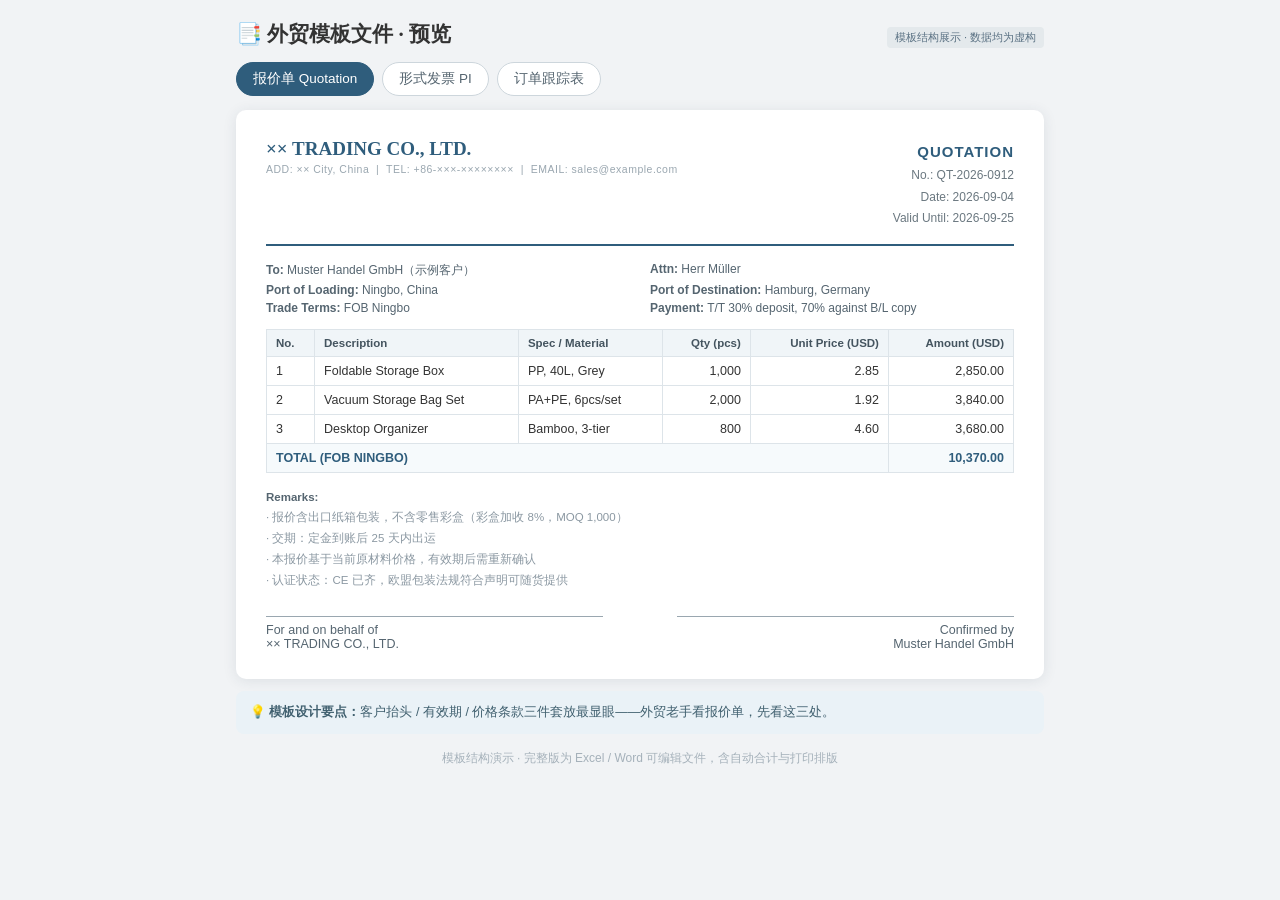
<file: demo/trade-templates/index.html>
<!DOCTYPE html>
<html lang="zh-CN">
<head>
<meta charset="utf-8">
<meta name="viewport" content="width=device-width, initial-scale=1">
<title>外贸模板文件 · 预览</title>
<style>
  * { margin: 0; padding: 0; box-sizing: border-box; }
  body { font-family: -apple-system, 'PingFang SC', 'Microsoft YaHei', sans-serif; background: #f1f3f5; color: #333; padding: 20px 16px 40px; max-width: 840px; margin: 0 auto; font-size: 14px; }
  h1 { font-family: 'Noto Serif SC', 'Songti SC', serif; font-size: 21px; }
  .head { display: flex; justify-content: space-between; align-items: flex-end; flex-wrap: wrap; gap: 8px; margin-bottom: 14px; }
  .badge { font-size: 11px; background: #e4e9ec; color: #5a7183; border-radius: 4px; padding: 3px 8px; }
  .tabs { display: flex; gap: 8px; margin-bottom: 14px; flex-wrap: wrap; }
  .tab { border: 1px solid #cdd6dc; background: #fff; border-radius: 999px; padding: 7px 16px; font-size: 13.5px; cursor: pointer; color: #556570; }
  .tab.on { background: #2f5d7c; border-color: #2f5d7c; color: #fff; }
  .page { display: none; }
  .page.on { display: block; }
  .paper { background: #fff; border-radius: 10px; box-shadow: 0 2px 14px rgba(40,60,80,.1); padding: 28px 30px; }
  .ph { display: flex; justify-content: space-between; align-items: flex-start; border-bottom: 2px solid #2f5d7c; padding-bottom: 14px; margin-bottom: 16px; }
  .ph .co { font-family: 'Noto Serif SC', serif; font-size: 19px; color: #2f5d7c; font-weight: 700; }
  .ph .co small { display: block; font-size: 10.5px; color: #9aa7b0; font-family: -apple-system, sans-serif; font-weight: 400; margin-top: 3px; letter-spacing: .5px; }
  .ph .doc { text-align: right; font-size: 12px; color: #6b7880; line-height: 1.8; }
  .ph .doc b { font-size: 15px; color: #2f5d7c; letter-spacing: 1px; }
  table { width: 100%; border-collapse: collapse; font-size: 12.5px; margin-bottom: 14px; }
  th, td { border: 1px solid #dde4e9; padding: 7px 9px; text-align: left; }
  th { background: #f0f5f8; color: #44545f; font-weight: 600; font-size: 11.5px; white-space: nowrap; }
  td.num, th.num { text-align: right; }
  .total-row td { background: #f6fafc; font-weight: 700; color: #2f5d7c; }
  .note { font-size: 11.5px; color: #8b98a2; line-height: 1.8; }
  .note b { color: #556570; }
  .terms { display: grid; grid-template-columns: 1fr 1fr; gap: 4px 20px; font-size: 12px; color: #556570; margin-bottom: 14px; }
  @media (max-width: 600px) { .terms { grid-template-columns: 1fr; } }
  .sign { display: flex; justify-content: space-between; margin-top: 26px; font-size: 12.5px; color: #556570; }
  .sign .box { width: 45%; border-top: 1px solid #9aa7b0; padding-top: 6px; }
  .tip { background: #eaf2f7; border-radius: 8px; padding: 10px 14px; font-size: 12.5px; color: #40606f; line-height: 1.8; margin-top: 12px; }
  .foot { text-align: center; color: #a5b1ba; font-size: 12px; margin-top: 16px; }
</style>
</head>
<body>
  <div class="head">
    <h1>📑 外贸模板文件 · 预览</h1>
    <span class="badge">模板结构展示 · 数据均为虚构</span>
  </div>

  <div class="tabs">
    <button class="tab on" onclick="pg(0)">报价单 Quotation</button>
    <button class="tab" onclick="pg(1)">形式发票 PI</button>
    <button class="tab" onclick="pg(2)">订单跟踪表</button>
  </div>

  <div class="page on">
    <div class="paper">
      <div class="ph">
        <div class="co">×× TRADING CO., LTD.<small>ADD: ×× City, China &nbsp;|&nbsp; TEL: +86-×××-×××××××× &nbsp;|&nbsp; EMAIL: sales@example.com</small></div>
        <div class="doc"><b>QUOTATION</b><br>No.: QT-2026-0912<br>Date: 2026-09-04<br>Valid Until: 2026-09-25</div>
      </div>
      <div class="terms">
        <span><b>To:</b> Muster Handel GmbH（示例客户）</span><span><b>Attn:</b> Herr Müller</span>
        <span><b>Port of Loading:</b> Ningbo, China</span><span><b>Port of Destination:</b> Hamburg, Germany</span>
        <span><b>Trade Terms:</b> FOB Ningbo</span><span><b>Payment:</b> T/T 30% deposit, 70% against B/L copy</span>
      </div>
      <table>
        <tr><th>No.</th><th>Description</th><th>Spec / Material</th><th class="num">Qty (pcs)</th><th class="num">Unit Price (USD)</th><th class="num">Amount (USD)</th></tr>
        <tr><td>1</td><td>Foldable Storage Box</td><td>PP, 40L, Grey</td><td class="num">1,000</td><td class="num">2.85</td><td class="num">2,850.00</td></tr>
        <tr><td>2</td><td>Vacuum Storage Bag Set</td><td>PA+PE, 6pcs/set</td><td class="num">2,000</td><td class="num">1.92</td><td class="num">3,840.00</td></tr>
        <tr><td>3</td><td>Desktop Organizer</td><td>Bamboo, 3-tier</td><td class="num">800</td><td class="num">4.60</td><td class="num">3,680.00</td></tr>
        <tr class="total-row"><td colspan="5">TOTAL (FOB NINGBO)</td><td class="num">10,370.00</td></tr>
      </table>
      <p class="note"><b>Remarks:</b><br>· 报价含出口纸箱包装，不含零售彩盒（彩盒加收 8%，MOQ 1,000）<br>· 交期：定金到账后 25 天内出运<br>· 本报价基于当前原材料价格，有效期后需重新确认<br>· 认证状态：CE 已齐，欧盟包装法规符合声明可随货提供</p>
      <div class="sign"><div class="box">For and on behalf of<br>×× TRADING CO., LTD.</div><div class="box" style="text-align:right">Confirmed by<br>Muster Handel GmbH</div></div>
    </div>
    <div class="tip">💡 <b>模板设计要点：</b>客户抬头 / 有效期 / 价格条款三件套放最显眼——外贸老手看报价单，先看这三处。</div>
  </div>

  <div class="page">
    <div class="paper">
      <div class="ph">
        <div class="co">×× TRADING CO., LTD.<small>ADD: ×× City, China &nbsp;|&nbsp; TEL: +86-×××-×××××××× &nbsp;|&nbsp; EMAIL: sales@example.com</small></div>
        <div class="doc"><b>PROFORMA INVOICE</b><br>No.: PI-2026-0458<br>Date: 2026-09-04</div>
      </div>
      <div class="terms">
        <span><b>Buyer:</b> Muster Handel GmbH（示例客户）</span><span><b>Seller:</b> ×× TRADING CO., LTD.</span>
        <span><b>Shipment:</b> Within 25 days after deposit</span><span><b>Payment:</b> T/T 30% / 70%</span>
        <span><b>Incoterms:</b> FOB Ningbo (Incoterms 2020)</span><span><b>Bank Info:</b> ×× Bank, A/C NO. ××××</span>
      </div>
      <table>
        <tr><th>Item</th><th>Product</th><th class="num">Qty</th><th class="num">Unit Price</th><th class="num">Amount (USD)</th></tr>
        <tr><td>1</td><td>Foldable Storage Box (PP, 40L)</td><td class="num">1,000</td><td class="num">2.85</td><td class="num">2,850.00</td></tr>
        <tr><td>2</td><td>Vacuum Storage Bag Set (6pcs)</td><td class="num">2,000</td><td class="num">1.92</td><td class="num">3,840.00</td></tr>
        <tr><td>3</td><td>Desktop Organizer (Bamboo)</td><td class="num">800</td><td class="num">4.60</td><td class="num">3,680.00</td></tr>
        <tr class="total-row"><td colspan="4">TOTAL AMOUNT</td><td class="num">USD 10,370.00</td></tr>
      </table>
      <p class="note"><b>Notes:</b><br>· Please arrange 30% deposit (USD 3,111.00) to the above account and send bank slip.<br>· 余额见提单副本后 5 个工作日内付清。<br>· 本 PI 一经买方确认即作为合同附件生效。</p>
      <div class="sign"><div class="box">Authorized Signature<br>(Seller)</div><div class="box" style="text-align:right">Accepted & Confirmed<br>(Buyer)</div></div>
    </div>
    <div class="tip">💡 <b>模板设计要点：</b>PI 的本质是"半个合同"——金额、付款、交期、生效条件四要素必须无歧义，避免后续扯皮。</div>
  </div>

  <div class="page">
    <div class="paper">
      <div class="ph">
        <div class="co">ORDER TRACKER<div class="doc" style="text-align:left"></div></div>
        <div class="doc"><b>订单跟踪表</b><br>Sheet: 2026-09 · 共 4 单在途</div>
      </div>
      <table>
        <tr><th>订单号</th><th>客户</th><th>状态</th><th>生产</th><th>验货</th><th>出运</th><th>收尾款</th><th>风险</th></tr>
        <tr><td>SO-260912</td><td>A 客户</td><td>生产中</td><td>60%</td><td>—</td><td>9/28 ETD</td><td>见 B/L</td><td style="color:#b07b2a">⚠ 材料涨价</td></tr>
        <tr><td>SO-260915</td><td>C 客户</td><td>待出运</td><td>100%</td><td>✓ 已过</td><td>9/08 ETD</td><td>9/10 催</td><td>—</td></tr>
        <tr><td>SO-260918</td><td>E 客户</td><td>返单确认</td><td>排产中</td><td>—</td><td>10/12 ETD</td><td>30% 已收</td><td style="color:#b07b2a">⚠ 舱位紧张</td></tr>
        <tr><td>SO-260921</td><td>B 客户</td><td>样品单</td><td>打样中</td><td>—</td><td>快递 DHL</td><td>已付</td><td>—</td></tr>
      </table>
      <p class="note"><b>使用说明：</b>每单七格——从下单到收尾款全程可视。任何一格亮黄，当天必须有动作；两个黄，升级到主管。<br>表格内置条件格式与到期提醒，"忘记跟进"这件事，交给表，不靠人记。</p>
    </div>
    <div class="tip">💡 <b>模板设计要点：</b>跟踪表的价值不在"记录"，在于让风险自己跳出来。</div>
  </div>

  <p class="foot">模板结构演示 · 完整版为 Excel / Word 可编辑文件，含自动合计与打印排版</p>

<script>
function pg(i) {
  document.querySelectorAll('.tab').forEach(function (t, j) { t.classList.toggle('on', i === j); });
  document.querySelectorAll('.page').forEach(function (p, j) { p.classList.toggle('on', i === j); });
}
</script>
</body>
</html>
</file>
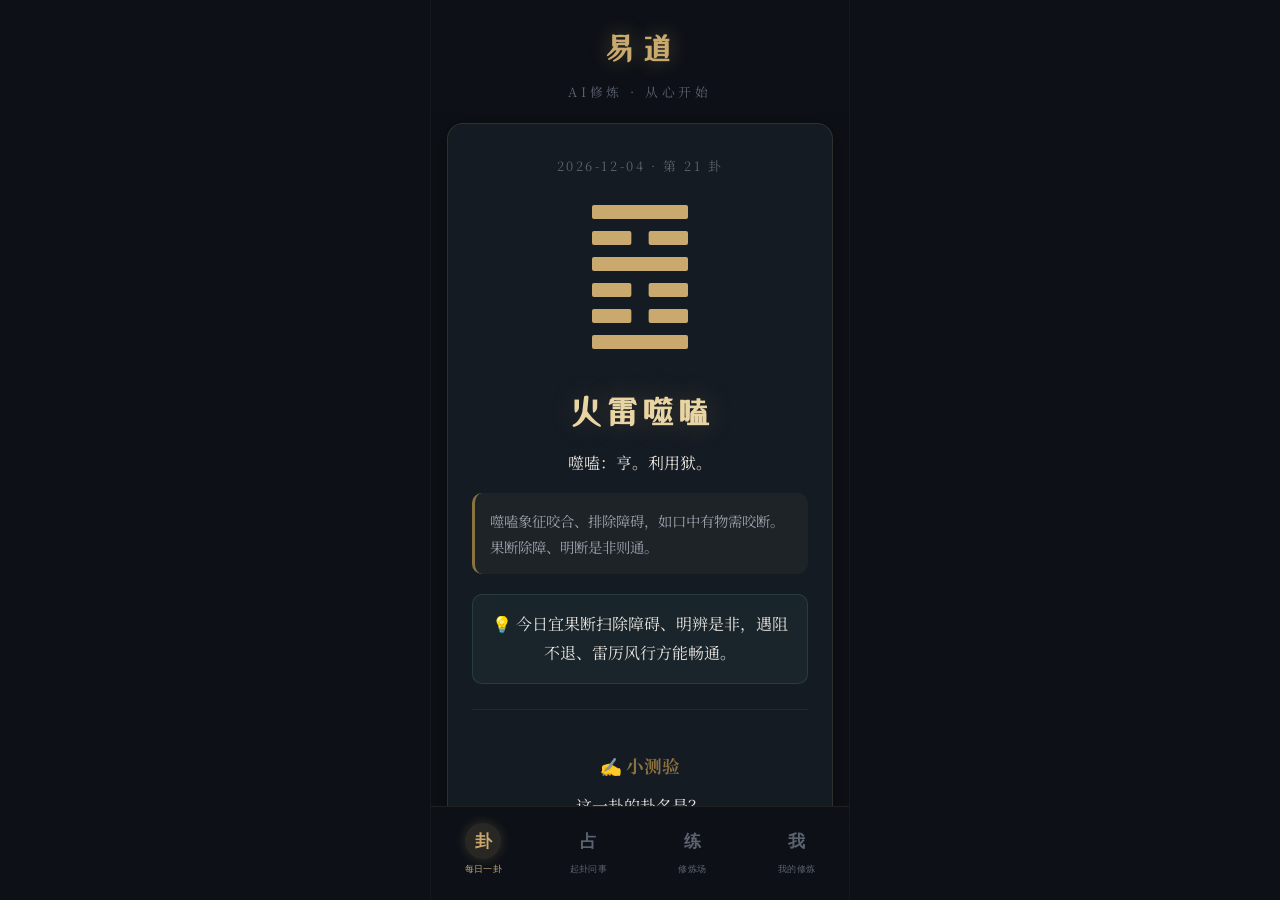
<file: demo/yidao/index.html>
<!DOCTYPE html>
<html lang="zh-CN">
<head>
<meta charset="UTF-8">
<meta name="viewport" content="width=device-width, initial-scale=1.0">
<title>易道 · AI修炼</title>
<style>
/* ===== 易道 · AI修炼 ===== */
/* 东方禅意 · 高级感 */

@import url('https://fonts.googleapis.com/css2?family=Noto+Serif+SC:wght@400;600;700;900&family=ZCOOL+XiaoWei&display=swap');

:root {
  --bg-deep: #0d1117;
  --bg-card: #151b23;
  --bg-elevated: #1c2430;
  --gold: #c9a96e;
  --gold-light: #e8d5a3;
  --gold-dim: #8b7340;
  --ink: #2a2a2a;
  --moon-white: #d6e4e9;
  --cinnabar: #c45a5a;
  --jade: #5a9e8f;
  --text-primary: #e8e4df;
  --text-secondary: #9ca3af;
  --text-dim: #5c6370;
  --radius: 16px;
  --radius-sm: 10px;
  --shadow: 0 4px 24px rgba(0,0,0,0.4);
  --transition: all 0.3s cubic-bezier(0.4, 0, 0.2, 1);
}

* {
  margin: 0;
  padding: 0;
  box-sizing: border-box;
}

html, body {
  height: 100%;
  overflow: hidden;
}

body {
  font-family: 'Noto Serif SC', 'PingFang SC', 'Microsoft YaHei', serif;
  background: var(--bg-deep);
  color: var(--text-primary);
  line-height: 1.8;
  -webkit-font-smoothing: antialiased;
}

#app {
  height: 100%;
  display: flex;
  flex-direction: column;
  max-width: 480px;
  margin: 0 auto;
  position: relative;
}

/* ===== Header ===== */
.app-header {
  text-align: center;
  padding: 20px 20px 10px;
  flex-shrink: 0;
}

.logo {
  font-family: 'ZCOOL XiaoWei', serif;
  font-size: 2em;
  color: var(--gold);
  letter-spacing: 0.15em;
  text-shadow: 0 0 20px rgba(201,169,110,0.3);
}

.tagline {
  font-size: 0.8em;
  color: var(--text-dim);
  letter-spacing: 0.3em;
  margin-top: 2px;
}

/* ===== Main Content ===== */
.main-content {
  flex: 1;
  overflow-y: auto;
  overflow-x: hidden;
  padding: 0 16px 16px;
  scrollbar-width: none;
}

.main-content::-webkit-scrollbar {
  display: none;
}

.page {
  display: none;
  animation: fadeIn 0.4s ease;
}

.page.active {
  display: block;
}

@keyframes fadeIn {
  from { opacity: 0; transform: translateY(10px); }
  to { opacity: 1; transform: translateY(0); }
}

.page-inner {
  padding: 10px 0;
}

/* ===== Bottom Navigation ===== */
.bottom-nav {
  display: flex;
  justify-content: space-around;
  padding: 12px 0 20px;
  background: linear-gradient(to top, var(--bg-deep) 60%, transparent);
  border-top: 1px solid rgba(201,169,110,0.1);
  flex-shrink: 0;
}

.nav-item {
  display: flex;
  flex-direction: column;
  align-items: center;
  gap: 4px;
  background: none;
  border: none;
  color: var(--text-dim);
  cursor: pointer;
  transition: var(--transition);
  padding: 4px 12px;
}

.nav-item.active {
  color: var(--gold);
}

.nav-item:hover {
  color: var(--gold-light);
}

.nav-icon {
  font-size: 1.3em;
  font-weight: 700;
  width: 36px;
  height: 36px;
  display: flex;
  align-items: center;
  justify-content: center;
  border-radius: 50%;
  transition: var(--transition);
}

.nav-item.active .nav-icon {
  background: rgba(201,169,110,0.15);
  box-shadow: 0 0 12px rgba(201,169,110,0.2);
}

.nav-label {
  font-size: 0.7em;
  letter-spacing: 0.05em;
}

/* ===== Common Elements ===== */
.zen-text {
  color: var(--text-secondary);
  font-size: 0.9em;
  font-style: italic;
}

.loading-text {
  text-align: center;
  color: var(--text-dim);
  padding: 60px 0;
  font-size: 0.95em;
}

h2 {
  font-family: 'ZCOOL XiaoWei', serif;
  font-size: 1.5em;
  color: var(--gold);
  margin-bottom: 8px;
}

h3 {
  font-size: 1.1em;
  color: var(--gold-dim);
  margin: 20px 0 10px;
}

.hidden {
  display: none !important;
}

/* ===== 每日一卦 ===== */
.daily-card {
  background: var(--bg-card);
  border: 1px solid rgba(201,169,110,0.15);
  border-radius: var(--radius);
  padding: 30px 24px;
  text-align: center;
  box-shadow: var(--shadow);
}

.daily-date {
  font-size: 0.8em;
  color: var(--text-dim);
  letter-spacing: 0.2em;
  margin-bottom: 20px;
}

.hexagram-display {
  margin: 20px 0;
}

.hexagram-svg {
  width: 120px;
  height: 160px;
}

.hexagram-line {
  transition: all 0.5s ease;
}

.hexagram-line.yang {
  fill: var(--gold);
}

.hexagram-line.yin {
  fill: var(--gold);
}

.daily-name {
  font-family: 'ZCOOL XiaoWei', serif;
  font-size: 2.2em;
  color: var(--gold-light);
  margin: 15px 0 5px;
  text-shadow: 0 0 30px rgba(201,169,110,0.2);
}

.daily-gua-ci {
  font-size: 1.05em;
  color: var(--text-primary);
  margin: 10px 0;
  padding: 0 10px;
  line-height: 2;
}

.daily-explain {
  font-size: 0.9em;
  color: var(--text-secondary);
  margin: 15px 0;
  padding: 15px;
  background: rgba(201,169,110,0.05);
  border-radius: var(--radius-sm);
  border-left: 3px solid var(--gold-dim);
  text-align: left;
}

.daily-insight {
  margin-top: 20px;
  padding: 15px;
  background: rgba(90,158,143,0.08);
  border-radius: var(--radius-sm);
  border: 1px solid rgba(90,158,143,0.2);
}

.daily-insight-title {
  font-size: 0.85em;
  color: var(--jade);
  margin-bottom: 8px;
  font-weight: 600;
}

.daily-insight-text {
  font-size: 0.9em;
  color: var(--text-secondary);
  text-align: left;
}

/* 每日测验 */
.daily-quiz {
  margin-top: 25px;
  padding-top: 20px;
  border-top: 1px solid rgba(201,169,110,0.1);
}

.quiz-question {
  font-size: 0.95em;
  color: var(--text-primary);
  margin-bottom: 12px;
}

.quiz-options {
  display: flex;
  flex-direction: column;
  gap: 8px;
}

.quiz-option {
  background: var(--bg-elevated);
  border: 1px solid rgba(201,169,110,0.1);
  border-radius: var(--radius-sm);
  padding: 12px 16px;
  color: var(--text-primary);
  cursor: pointer;
  transition: var(--transition);
  text-align: left;
  font-size: 0.9em;
}

.quiz-option:hover {
  border-color: var(--gold-dim);
  background: rgba(201,169,110,0.08);
}

.quiz-option.correct {
  border-color: var(--jade);
  background: rgba(90,158,143,0.15);
  color: var(--jade);
}

.quiz-option.wrong {
  border-color: var(--cinnabar);
  background: rg196,90,90,0.1);
  color: var(--cinnabar);
}

.daily-complete {
  margin-top: 20px;
  padding: 15px;
  background: rgba(201,169,110,0.08);
  border-radius: var(--radius-sm);
  text-align: center;
  color: var(--gold);
  font-size: 0.9em;
}

/* ===== 起卦问事 ===== */
.divine-intro {
  text-align: center;
  margin-bottom: 25px;
}

.divine-input-area {
  margin-bottom: 20px;
}

.divine-input-area textarea {
  width: 100%;
  background: var(--bg-card);
  border: 1px solid rgba(201,169,110,0.2);
  border-radius: var(--radius-sm);
  padding: 16px;
  color: var(--text-primary);
  font-family: inherit;
  font-size: 0.95em;
  resize: none;
  transition: var(--transition);
}

.divine-input-area textarea:focus {
  outline: none;
  border-color: var(--gold);
  box-shadow: 0 0 15px rgba(201,169,110,0.1);
}

.divine-input-area textarea::placeholder {
  color: var(--text-dim);
}

.btn-primary {
  display: flex;
  align-items: center;
  justify-content: center;
  gap: 8px;
  width: 100%;
  margin-top: 12px;
  padding: 14px;
  background: linear-gradient(135deg, var(--gold-dim), var(--gold));
  border: none;
  border-radius: var(--radius-sm);
  color: var(--bg-deep);
  font-family: inherit;
  font-size: 1em;
  font-weight: 700;
  cursor: pointer;
  transition: var(--transition);
  letter-spacing: 0.1em;
}

.btn-primary:hover {
  transform: translateY(-1px);
  box-shadow: 0 4px 20px rgba(201,169,110,0.3);
}

.btn-primary:active {
  transform: translateY(0);
}

.btn-icon {
  font-size: 1.3em;
}

/* 起卦动画 */
.divine-animation {
  text-align: center;
  padding: 40px 0;
}

.coin-container {
  display: flex;
  justify-content: center;
  gap: 20px;
  margin: 20px 0;
}

.coin {
  width: 50px;
  height: 50px;
  border-radius: 50%;
  background: linear-gradient(135deg, var(--gold), var(--gold-light));
  display: flex;
  align-items: center;
  justify-content: center;
  font-size: 1.2em;
  color: var(--bg-deep);
  font-weight: 900;
  animation: coinFlip 0.6s ease infinite;
  box-shadow: 0 4px 15px rgba(201,169,110,0.4);
}

.coin:nth-child(2) { animation-delay: 0.2s; }
.coin:nth-child(3) { animation-delay: 0.4s; }

@keyframes coinFlip {
  0%, 100% { transform: rotateY(0deg) scale(1); }
  50% { transform: rotateY(180deg) scale(0.8); }
}

.divine-status {
  color: var(--text-secondary);
  font-size: 0.9em;
  margin-top: 15px;
}

/* 起卦结果 */
.divine-result {
  background: var(--bg-card);
  border: 1px solid rgba(201,169,110,0.15);
  border-radius: var(--radius);
  padding: 24px;
  box-shadow: var(--shadow);
}

.divine-question-echo {
  font-size: 0.9em;
  color: var(--text-secondary);
  margin-bottom: 20px;
  padding-bottom: 15px;
  border-bottom: 1px solid rgba(201,169,110,0.1);
}

/* 吉凶标签 */
.divine-tone {
  text-align: center;
  font-size: 1.1em;
  font-weight: 600;
  color: var(--gold-light);
  margin-bottom: 16px;
  padding: 10px;
  background: rgba(201,169,110,0.08);
  border-radius: var(--radius-sm);
}

/* 主回答 */
.divine-answer-section {
  margin-bottom: 20px;
}

.divine-main-answer {
  font-size: 1em;
  color: var(--text-primary);
  line-height: 2;
  padding: 16px;
  background: rgba(90,158,143,0.06);
  border-left: 3px solid var(--jade);
  border-radius: 0 var(--radius-sm) var(--radius-sm) 0;
}

/* 行动建议 */
.divine-actions-section {
  margin: 20px 0;
  padding: 16px;
  background: rgba(201,169,110,0.05);
  border-radius: var(--radius-sm);
}

.divine-actions-title {
  font-size: 0.95em;
  font-weight: 600;
  color: var(--gold);
  margin-bottom: 12px;
}

.divine-actions-list {
  list-style: none;
  padding: 0;
}

.divine-actions-list li {
  position: relative;
  padding: 8px 0 8px 20px;
  font-size: 0.9em;
  color: var(--text-secondary);
  line-height: 1.8;
}

.divine-actions-list li::before {
  content: '•';
  position: absolute;
  left: 4px;
  color: var(--gold-dim);
  font-weight: bold;
}

/* 趋势 */
.divine-trend-section {
  margin: 16px 0;
  padding: 14px 16px;
  background: rgba(201,169,110,0.04);
  border-radius: var(--radius-sm);
  border: 1px solid rgba(201,169,110,0.1);
}

.divine-trend-title {
  font-size: 0.9em;
  font-weight: 600;
  color: var(--gold-dim);
  margin-bottom: 8px;
}

.divine-trend-section p {
  font-size: 0.9em;
  color: var(--text-secondary);
  line-height: 1.8;
}

/* 卦象详情（折叠） */
.divine-details {
  margin-top: 20px;
  border-top: 1px solid rgba(201,169,110,0.1);
  padding-top: 16px;
}

.divine-details summary {
  font-size: 0.85em;
  color: var(--text-dim);
  cursor: pointer;
  padding: 8px 0;
  transition: var(--transition);
}

.divine-details summary:hover {
  color: var(--gold-dim);
}

.divine-details-body {
  padding: 16px 0;
}

.divine-mini-hexagram {
  display: flex;
  align-items: center;
  gap: 12px;
  margin: 10px 0;
}

.divine-mini-hexagram .hexagram-svg {
  width: 60px;
  height: 80px;
  flex-shrink: 0;
}

.divine-mini-name {
  font-family: 'ZCOOL XiaoWei', serif;
  font-size: 1.1em;
  color: var(--gold);
}

.divine-details-text {
  font-size: 0.85em;
  color: var(--text-dim);
  line-height: 1.8;
  margin: 8px 0 16px;
  padding-left: 72px;
}

/* 起卦按钮旋转动画 */
.spinning {
  display: inline-block;
  animation: spin 1s linear infinite;
}

@keyframes spin {
  from { transform: rotate(0deg); }
  to { transform: rotate(360deg); }
}
  font-size: 0.9em;
  color: var(--text-secondary);
  line-height: 2;
}

/* ===== 修炼场 ===== */
.practice-header {
  text-align: center;
  margin-bottom: 20px;
}

.practice-progress {
  margin-top: 10px;
  font-size: 0.9em;
  color: var(--gold-dim);
}

.practice-modes {
  display: flex;
  gap: 8px;
  margin-bottom: 20px;
}

.mode-btn {
  flex: 1;
  padding: 10px 8px;
  background: var(--bg-card);
  border: 1px solid rgba(201,169,110,0.15);
  border-radius: var(--radius-sm);
  color: var(--text-secondary);
  font-family: inherit;
  font-size: 0.8em;
  cursor: pointer;
  transition: var(--transition);
}

.mode-btn.active {
  background: rgba(201,169,110,0.1);
  border-color: var(--gold);
  color: var(--gold);
}

.practice-area {
  background: var(--bg-card);
  border-radius: var(--radius);
  padding: 30px 20px;
  min-height: 300px;
  display: flex;
  flex-direction: column;
  align-items: center;
  justify-content: center;
}

.practice-card {
  width: 100%;
  text-align: center;
}

.practice-card .hexagram-svg {
  width: 100px;
  height: 140px;
  margin: 15px 0;
}

.practice-options {
  display: grid;
  grid-template-columns: 1fr 1fr;
  gap: 10px;
  margin-top: 20px;
  width: 100%;
}

.practice-option {
  padding: 12px;
  background: var(--bg-elevated);
  border: 1px solid rgba(201,169,110,0.1);
  border-radius: var(--radius-sm);
  color: var(--text-primary);
  font-family: inherit;
  font-size: 0.9em;
  cursor: pointer;
  transition: var(--transition);
}

.practice-option:hover {
  border-color: var(--gold-dim);
}

.practice-option.correct {
  border-color: var(--jade);
  background: rgba(90,158,143,0.15);
}

.practice-option.wrong {
  border-color: var(--cinnabar);
  background: rgba(196,90,90,0.1);
}

.practice-feedback {
  margin-top: 15px;
  padding: 12px;
  border-radius: var(--radius-sm);
  font-size: 0.9em;
  text-align: center;
}

.practice-feedback.success {
  background: rgba(90,158,143,0.1);
  color: var(--jade);
}

.practice-feedback.fail {
  background: rgba(196,90,90,0.08);
  color: var(--cinnabar);
}

.practice-next {
  margin-top: 15px;
  padding: 10px 24px;
  background: rgba(201,169,110,0.15);
  border: 1px solid var(--gold-dim);
  border-radius: var(--radius-sm);
  color: var(--gold);
  font-family: inherit;
  cursor: pointer;
  transition: var(--transition);
}

.practice-next:hover {
  background: rgba(201,169,110,0.25);
}

/* ===== 我的修炼 ===== */
.profile-header {
  text-align: center;
  margin-bottom: 25px;
}

.avatar {
  width: 70px;
  height: 70px;
  border-radius: 50%;
  background: linear-gradient(135deg, var(--gold-dim), var(--gold));
  display: flex;
  align-items: center;
  justify-content: center;
  font-family: 'ZCOOL XiaoWei', serif;
  font-size: 1.8em;
  color: var(--bg-deep);
  margin: 0 auto 12px;
  box-shadow: 0 4px 20px rgba(201,169,110,0.3);
}

.rank-badge {
  display: inline-block;
  margin-top: 8px;
  padding: 4px 16px;
  background: rgba(201,169,110,0.1);
  border: 1px solid var(--gold-dim);
  border-radius: 20px;
  font-size: 0.85em;
  color: var(--gold);
  letter-spacing: 0.1em;
}

.stats-grid {
  display: grid;
  grid-template-columns: 1fr 1fr;
  gap: 12px;
  margin-bottom: 25px;
}

.stat-card {
  background: var(--bg-card);
  border: 1px solid rgba(201,169,110,0.1);
  border-radius: var(--radius-sm);
  padding: 16px;
  text-align: center;
}

.stat-value {
  font-family: 'ZCOOL XiaoWei', serif;
  font-size: 1.8em;
  color: var(--gold-light);
}

.stat-name {
  font-size: 0.75em;
  color: var(--text-dim);
  margin-top: 4px;
  letter-spacing: 0.1em;
}

.journey-section {
  background: var(--bg-card);
  border-radius: var(--radius);
  p: 20px;
}

.journey-log {
  max-height: 200px;
  overflow-y: auto;
}

.journey-item {
  padding: 10px 0;
  border-bottom: 1px solid rgba(201,169,110,0.05);
  font-size: 0.85em;
}

.journey-item-date {
  color: var(--text-dim);
  font-size: 0.8em;
}

.journey-item-text {
  color: var(--text-secondary);
  margin-top: 3px;
}

/* ===== 学习卡片 ===== */
.learn-card {
  text-align: center;
  width: 100%;
}

.learn-badge, .quiz-badge {
  display: inline-block;
  padding: 4px 14px;
  border-radius: 20px;
  font-size: 0.8em;
  margin-bottom: 16px;
  letter-spacing: 0.05em;
}

.learn-badge {
  background: rgba(90,158,143,0.12);
  color: var(--jade);
  border: 1px solid rgba(90,158,143,0.3);
}

.quiz-badge {
  background: rgba(201,169,110,0.1);
  color: var(--gold);
  border: 1px solid rgba(201,169,110,0.3);
}

.learn-hexagram {
  margin: 16px 0;
}

.learn-hexagram .hexagram-svg {
  width: 120px;
  height: 160px;
}

.learn-name {
  font-family: 'ZCOOL XiaoWei', serif;
  font-size: 1.8em;
  color: var(--gold-light);
}

.learn-guaci {
  font-size: 0.95em;
  color: var(--text-primary);
  margin: 8px 0;
  line-height: 1.8;
}

.learn-explain {
  font-size: 0.9em;
  color: var(--text-secondary);
  text-align: left;
  margin: 16px 0;
  padding: 14px;
  background: rgba(201,169,110,0.05);
  border-radius: var(--radius-sm);
  border-left: 3px solid var(--gold-dim);
  line-height: 1.9;
}

.learn-insight {
  font-size: 0.9em;
  color: var(--text-secondary);
  text-align: left;
  margin: 12px 0;
  padding: 12px 14px;
  background: rgba(90,158,143,0.06);
  border-radius: var(--radius-sm);
  border: 1px solid rgba(90,158,143,0.15);
  line-height: 1.8;
}

.learn-tip {
  font-size: 0.85em;
  color: var(--text-dim);
  text-align: left;
  margin: 16px 0;
  padding: 12px 14px;
  background: rgba(201,169,110,0.04);
  border-radius: var(--radius-sm);
  line-height: 1.8;
}

.learn-tip strong {
  color: var(--gold-dim);
}

/* 故事区块 */
.learn-story {
  margin: 16px 0;
  padding: 16px;
  background: rgba(201,169,110,0.06);
  border-radius: var(--radius-sm);
  border: 1px solid rgba(201,169,110,0.12);
  text-align: left;
  line-height: 2;
}

.learn-story-title {
  font-size: 0.9em;
  font-weight: 600;
  color: var(--gold);
  margin-bottom: 10px;
}

.learn-story p {
  font-size: 0.9em;
  color: var(--text-secondary);
}

/* 入门引导 */
.intro-section {
  text-align: left;
  margin: 18px 0;
  padding: 0 4px;
}

.intro-text {
  font-size: 0.9em;
  color: var(--text-secondary);
  line-height: 1.9;
  margin: 8px 0;
}

.intro-lines {
  margin: 16px 0;
  display: flex;
  flex-direction: column;
  gap: 14px;
}

.intro-line-item {
  display: flex;
  align-items: center;
  gap: 14px;
  padding: 12px 14px;
  background: var(--bg-elevated);
  border-radius: var(--radius-sm);
}

.intro-line-item span {
  font-size: 0.88em;
  color: var(--text-primary);
  line-height: 1.6;
}

.btn-learn-done {
  display: block;
  width: 100%;
  margin-top: 20px;
  padding: 14px;
  background: linear-gradient(135deg, var(--gold-dim), var(--gold));
  border: none;
  border-radius: var(--radius-sm);
  color: var(--bg-deep);
  font-family: inherit;
  font-size: 1em;
  font-weight: 700;
  cursor: pointer;
  transition: var(--transition);
  letter-spacing: 0.1em;
}

.btn-learn-done:hover {
  transform: translateY(-1px);
  box-shadow: 0 4px 20px rgba(201,169,110,0.3);
}

/* 答错反馈 */
.quiz-feedback {
  margin-top: 16px;
  padding: 14px;
  background: rgba(196,90,90,0.06);
  border-radius: var(--radius-sm);
  border: 1px solid rgba(196,90,90,0.15);
  font-size: 0.9em;
  color: var(--text-secondary);
  text-align: center;
  line-height: 1.8;
}

.quiz-feedback small {
  color: var(--text-dim);
  font-size: 0.85em;
}

/* ===== Responsive ===== */
@media (min-width: 768px) {
  #app {
    max-width: 420px;
    border-left: 1px solid rgba(201,169,110,0.05);
    border-right: 1px solid rgba(201,169,110,0.05);
  }
}

/* ===== Scrollbar (for desktop) ===== */
::-webkit-scrollbar {
  width: 4px;
}

::-webkit-scrollbar-track {
  background: transparent;
}

::-webkit-scrollbar-thumb {
  background: var(--gold-dim);
  border-radius: 2px;
}

</style>
</head>
<body>
<div id="app">
  <!-- 顶部标题 -->
  <header class="app-header">
    <h1 class="logo">易道</h1>
    <p class="tagline">AI修炼 · 从心开始</p>
  </header>

  <!-- 主内容区 -->
  <main class="main-content">
    <!-- 每日一卦 -->
    <section id="page-daily" class="page active">
      <div class="page-inner" id="daily-content">
        <p class="loading-text">正在为你准备今日之卦...</p>
      </div>
    </section>

    <!-- 起卦问事 -->
    <section id="page-divine" class="page">
      <div class="page-inner">
        <div class="divine-intro">
          <h2>起卦问事</h2>
          <p class="zen-text">心诚则灵，静心凝神，将你的问题交付天地</p>
        </div>
        <div class="divine-input-area">
          <textarea id="divine-question" placeholder="请输入你想问的事情..." rows="3"></textarea>
          <button id="btn-divine" class="btn-primary">
            <span class="btn-icon">☯</span> 起卦
          </button>
        </div>
        <div id="divine-result" class="divine-result hidden"></div>
      </div>
    </section>

    <!-- 修炼场 -->
    <section id="page-practice" class="page">
      <div class="page-inner">
        <div class="practice-header">
          <h2>修炼场</h2>
          <p class="zen-text">日拱一卒，功不唐捐</p>
          <div class="practice-progress">
            <span id="mastered-count">0</span> / 64 卦已掌握
          </div>
        </div>
        <div class="practice-modes">
          <button class="mode-btn active" data-mode="recognize">看图猜名</button>
          <button class="mode-btn" data-mode="draw">看名画卦</button>
          <button class="mode-btn" data-mode="fill">填空卦辞</button>
        </div>
        <div id="practice-area" class="practice-area">
          <p class="zen-text">选择模式开始修炼</p>
        </div>
      </div>
    </section>

    <!-- 我的修炼 -->
    <section id="page-profile" class="page">
      <div class="page-inner">
        <div class="profile-header">
          <div class="avatar">道</div>
          <h2>我的修炼之路</h2>
          <div class="rank-badge" id="rank-badge">初学</div>
        </div>
        <div class="stats-grid">
          <div class="stat-card">
            <div class="stat-value" id="stat-days">0</div>
            <div class="stat-name">修炼天数</div>
          </div>
          <div class="stat-card">
            <div class="stat-value" id="stat-hexagrams">0</div>
            <div class="stat-name">已掌握卦</div>
          </div>
          <div class="stat-card">
            <div class="stat-value" id="stat-divinations">0</div>
            <div class="stat-name">起卦次数</div>
          </div>
          <div class="stat-card">
            <div class="stat-value" id="stat-streak">0</div>
            <div class="stat-name">连续修炼</div>
          </div>
        </div>
        <div class="journey-section">
          <h3>修炼日志</h3>
          <div id="journey-log" class="journey-log">
            <p class="zen-text">开始你的第一次修炼吧</p>
          </div>
        </div>
      </div>
    </section>
  </main>

  <!-- 底部导航 -->
  <nav class="bottom-nav">
    <button class="nav-item active" data-page="daily">
      <span class="nav-icon">卦</span>
      <span class="nav-label">每日一卦</span>
    </button>
    <button class="nav-item" data-page="divine">
      <span class="nav-icon">占</span>
      <span class="nav-label">起卦问事</span>
    </button>
    <button class="nav-item" data-page="practice">
      <span class="nav-icon">练</span>
      <span class="nav-label">修炼场</span>
    </button>
    <button class="nav-item" data-page="profile">
      <span class="nav-icon">我</span>
      <span class="nav-label">我的修炼</span>
    </button>
  </nav>
</div>

<script>
/* ===== 易道 · AI修炼 ===== */
/* hexagrams.js — 64卦完整数据 */
/* lines 数组：从下到上 6 爻，1=阳爻(—)，0=阴爻(- -) */

const HEXAGRAMS = [
  {
    id: 1, name: '乾', fullName: '乾为天', pinyin: 'qián',
    lines: [1, 1, 1, 1, 1, 1],
    symbol: '☰☰', element: '天', nature: '刚健',
    guaCi: '乾：元，亨，利，贞。',
    explain: '乾卦象征天，是纯阳之卦，代表至刚至健、生生不息的创造力量。元亨利贞为"四德"：元始亨通、利于守正。它告诉我们——天行健，君子以自强不息。',
    insight: '今日宜进取、宜开创。你拥有强大的能量，但切记刚而不折、动而有度。真正的强者懂得在恰当的时机潜藏与显现。',
    yaoCi: [
      '初九：潜龙勿用。（时机未到，宜潜藏蓄力）',
      '九二：见龙在田，利见大人。（崭露头角，遇贵人）',
      '九三：君子终日乾乾，夕惕若厉，无咎。（勤勉警惕，方能无过）',
      '九四：或跃在渊，无咎。（审时度势，进退有据）',
      '九五：飞龙在天，利见大人。（鼎盛之时，大展宏图）',
      '上九：亢龙有悔。（物极必反，盛极当戒骄）'
    ],
    story: '乾卦讲的是一条龙的一生。起初它潜伏在深渊（潜龙勿用），默默积蓄力量；后来崭露头角出现在田野（见龙在田）；经过日夜不懈的努力，终于飞上了天空（飞龙在天），成就巅峰。但故事的结局是警告——飞得太高、太骄傲的龙，最终会后悔（亢龙有悔）。这其实就是每个人的人生轨迹：蛰伏→成长→巅峰→要懂得适可而止。',
    fortune: {
      overall: '大吉之卦。诸事顺遂，但需以正道而行，戒骄戒躁。如日中天之时，更要警惕"亢龙有悔"。',
      career: '事业正处上升期，大展拳脚的好时机。宜主动出击、勇于担当，会得贵人相助。但忌锋芒太露、独断专行。',
      love: '阳气过盛，感情上宜主动而不宜强势。男方占之主动权在握，女方占之需对方收敛。真诚相待方能长久。',
      decision: '可以大胆推进，但要守正持中。重大决策宜在"九五"之位时果断，切忌在"上九"时贪进。'
    }
  },
  {
    id: 2, name: '坤', fullName: '坤为地', pinyin: 'kūn',
    lines: [0, 0, 0, 0, 0, 0],
    symbol: '☷☷', element: '地', nature: '柔顺',
    guaCi: '坤：元，亨，利牝马之贞。君子有攸往，先迷后得主，利。',
    explain: '坤卦象征地，是纯阴之卦，代表柔顺、包容、承载万物的德性。大地厚德载物，以柔顺配合天的刚健。它告诉我们——地势坤，君子以厚德载物。',
    insight: '今日宜守、宜承、宜厚积。不必事事抢先，顺势而为反而成事。包容与坚持，是你今日最大的力量。',
    yaoCi: [
      '初六：履霜，坚冰至。（见微知著，防患未然）',
      '六二：直，方，大，不习无不利。（正直方正，自然顺遂）',
      '六三：含章可贞，或从王事，无成有终。（含蓄守正，善始善终）',
      '六四：括囊，无咎无誉。（谨慎收敛，明哲保身）',
      '六五：黄裳，元吉。（守中居正，大吉）',
      '上六：龙战于野，其血玄黄。（阴极生变，物极必反）'
    ],
    story: '传说大禹治水时，面对滔天洪水，他没有像父亲鲧那样硬堵，而是顺应水性、因势利导，花了十三年疏通九州河道。三过家门而不入，以无比的耐心和包容完成了不可能的任务。这就是坤卦的智慧——不跟天斗、不跟地争，用柔顺和坚持去承载一切，最终成就比"硬刚"更伟大的事业。',
    fortune: {
      overall: '吉卦，主柔顺守成。宜配合他人、顺应大势，不宜强出头。先迷后得，耐心终有回报。',
      career: '宜辅佐、宜配合，做好本分自有收获。不是主导的时机，但踏实积累会赢得信任。切忌争强好胜。',
      love: '以柔克刚，包容体贴是关键。感情需要耐心经营，不急不躁，顺其自然反而水到渠成。',
      decision: '宜follow不宜lead，跟随靠谱的人或趋势。重大决定不妨多听多看，厚积薄发。'
    }
  },
  {
    id: 3, name: '屯', fullName: '水雷屯', pinyin: 'zhūn',
    lines: [1, 0, 0, 0, 1, 0],
    symbol: '☵☳', element: '水雷', nature: '艰难初创',
    guaCi: '屯：元，亨，利，贞。勿用有攸往，利建侯。',
    explain: '屯卦象征初生之艰难，如草木破土、万物始生，充满希望却也步履维艰。它告诉我们——万事开头难，此时宜稳扎稳打、广结善缘，不可贸然冒进。',
    insight: '今日身处起步阶段，困难是正常的。不要急于求成，先建立根基、寻找帮手。守得云开见月明。',
    yaoCi: [
      '初九：磐桓，利居贞，利建侯。（徘徊守正，宜立根基）',
      '六二：屯如邅如，乘马班如……女子贞不字，十年乃字。（艰难曲折，耐心终成）',
      '六三：即鹿无虞，惟入于林中。（无向导而妄进，宜止）',
      '六四：乘马班如，求婚媾，往吉。（主动求合作，吉）',
      '九五：屯其膏，小贞吉，大贞凶。（恩泽难施，宜小不宜大）',
      '上六：乘马班如，泣血涟如。（进退维谷，需另谋出路）'
    ],
    story: '周武王起兵伐纣之前，其实经历了漫长的艰难筹备期。父亲周文王被囚七年，他独自扛起大旗，四处招贤纳士、积蓄力量。那时候商朝势力庞大，周国弱小得像刚破土的嫩芽。但武王没有急于求成，而是一步步建立根基、团结盟友，最终才有了牧野之战的一举成功。万事开头难，熬过去就是春天。',
    fortune: {
      overall: '先难后顺之卦。眼守正待时，广纳贤助，终能亨通。忌急躁冒进。',
      career: '正值艰难起步期，困难重重但前景光明。宜打基础、找伙伴、积资源，不宜盲目扩张。',
      love: '感情初期多有波折阻碍，需耐心和真诚。"十年乃字"——好事多磨，坚持者得。',
      decision: '不宜大动作，宜稳守。重大决策需准备充分、寻求外援，时机未到不可强行。'
    }
  },
  {
    id: 4, name: '蒙', fullName: '山水蒙', pinyin: 'méng',
    lines: [0, 1, 0, 0, 0, 1],
    symbol: '☶☵', element: '山水', nature: '蒙昧启迪',
    guaCi: '蒙：亨。匪我求童蒙，童蒙求我。初筮告，再三渎，渎则不告。利贞。',
    explain: '蒙卦象征蒙昧未开、需要教化启迪的状态，如山下流出的泉水尚未成形。它告诉我们——求学问道贵在诚心与主动，且要专一，三心二意则难有所得。',
    insight: '今日宜学习、宜请教。承认自己的不足并非软弱，而是成长的开始。带着诚心去求教，答案自会显现。',
    yaoCi: [
      '初六：发蒙，利用刑人……（启蒙需立规矩）',
      '九二：包蒙吉，纳妇吉，子克家。（包容教化，吉）',
      '六三：勿用取女……（行为不当，宜止）',
      '六四：困蒙，吝。（闭塞不学，有憾）',
      '六五：童蒙，吉。（虚心受教，大吉）',
      '上九：击蒙，不利为寇，利御寇。（严教有度，防过犹不及）'
    ],
    story: '孔子收徒有个著名规矩："不愤不启，不悱不发"——你不是真心想学、不是憋到难受想问，我就不教你。有个学生反复问同一个问题，孔子说"再三渎，渎则不告"——问一次我认真答，问三遍说明你没用心，我就不回答了。蒙卦告诉我们：学习这件事，老师再好也没用，关键是你自己要有那份诚心和专注。',
    fortune: {
      overall: '启蒙求知之卦。亨通的关键在于谦虚求教、专心致志。宜学习、宜被指点，忌自以为是。',
      career: '处于学习成长阶段，宜虚心求教、拜师学艺。承认不懂、主动请教者必有进益。',
      love: '感情中宜真诚单纯，忌玩弄心机。年轻或初涉感情者尤需用心学习经营之道。',
      decision: '遇事不明时多请教明白人，但要专一听取、果断执行，切忌问东问西、犹豫反复。'
    }
  },
  {
    id: 5, name: '需', fullName: '水天需', pinyin: 'xū',
    lines: [1, 1, 1, 0, 1, 0],
    symbol: '☵☰', element: '水天', nature: '等待时机',
    guaCi: '需：有孚，光亨，贞吉。利涉大川。',
    explain: '需卦象征等待，如天上有云、待时降雨。它告诉我们——前方有险，但只要心怀诚信、耐心等待时机，必能亨通。等待不是消极，而是积蓄力量、静候良机。',
    insight: '今日宜等待、宜养精蓄锐。心急吃不了热豆腐，越是关键时刻越要沉得住气。时机一到，自然水到渠成。',
    yaoCi: [
      '初九：需于郊，利用恒，无咎。（远离风险地等待）',
      '九二：需于沙，小有言，终吉。（稍近险境，有小议论，终吉）',
      '九三：需于泥，致寇至。（近险招祸，需谨慎）',
      '六四：需于血，出自穴。（身处险境，能脱身）',
      '九五：需于酒食，贞吉。（从容等待，大吉）',
      '上六：入于穴，有不速之客三人来，敬之终吉。（意外来助，敬待则吉）'
    ],
    story: '姜太公钓鱼的故事就是需卦的完美写照。姜子牙72岁了还在渭水边用直钩钓鱼——明摆着不是为了钓鱼，而是在等一个人。别人笑他傻，他不急不躁，就这么等。终于等来了周文王路过，一番交谈后拜他为军师。后来姜太公辅佐武王灭商，封齐建国。等待不是浪费时间，是在等属于你的那个时机。',
    fortune: {
      overall: '等待之卦，吉。心怀诚信、耐心守候，时机成熟自能成功。忌急功近利、强行突进。',
      career: '当前宜静待时机，做好准备而不强出头。条件未成熟时硬上易招损，耐心者得机遇。',
      love: '感情需要耐心和时间培养，不可操之过急。真诚守候，缘分到时自会开花结果。',
      decision: '重大决策宜缓不宜急，等待更充分的信息和更好的时机。"需于酒食"——从容准备者最终得吉。'
    }
  },
  {
    id: 6, name: '讼', fullName: '天水讼', pinyin: 'sòng',
    lines: [0, 1, 0, 1, 1, 1],
    symbol: '☰☵', element: '天水', nature: '争讼冲突',
    guaCi: '讼：有孚，窒惕，中吉，终凶。利见大人，不利涉大川。',
    explain: '讼卦象征争讼、冲突，天与水背道而行，象征意见相左、争执难免。它告诉我们——争讼即便有理也凶险，宜以和为贵、适可而止，寻求公正的调解者化解纷争。',
    insight: '今日易有口舌争执，宜忍让、宜退一步。争一时之气往往两败俱伤，得理也要饶人。化解冲突比赢得冲突更智慧。',
    yaoCi: [
      '初六：不永所事，小有言，终吉。（不久争，终吉）',
      '九二：不克讼，归而逋……（争讼失利，退避免灾）',
      '六三：食旧德，贞厉，终吉。（守旧德，虽危终吉）',
      '九四：不克讼，复即命，渝安贞，吉。（息讼安分，吉）',
      '九五：讼，元吉。（公正裁决，大吉）',
      '上九：或锡之鞶带，终朝三褫之。（争来荣誉难长久）'
    ],
    story: '春秋时期，楚国和郑国起了争端。郑国弱小，本想硬刚到底，但子产（郑国名相）说："争到最后两败俱伤，不如找个公正的人来调解。"于是请晋国出面裁决，双方各退一步，反而保住了郑国的利益。讼卦的智慧就是——有理也别争到底，找个靠谱的中间人，适可而止才是真赢家。',
    fortune: {
      overall: '争讼之卦，慎。即使有理，缠斗到底也凶。中途和解为吉，宜寻公正者调停，忌冒险硬拼。',
      career: '易生争执与竞争冲突，宜克制忍让、以和为贵。寻求上级或公正第三方调解，切忌意气用事。',
      love: '感情中易起争吵摩擦，各执己见。退一步海阔天空，软化态度、坦诚沟通是化解之道。',
      decision: '不宜冒险、不宜对抗。涉及纠纷时优先和解，借助权威或规则化解，硬碰硬终将受损。'
    }
  },
  {
    id: 7, name: '师', fullName: '地水师', pinyin: 'shī',
    lines: [0, 1, 0, 0, 0, 0],
    symbol: '☷☵', element: '地水', nature: '统兵布阵',
    guaCi: '师：贞，丈人吉，无咎。',
    explain: '师卦象征军队、众人，水聚于地下如兵藏于民。它告诉我们——用众之道在于师出有名、纪律严明，更需德高望重的统帅。聚合力量需要正当的目标和优秀的领导。',
    insight: '今日宜组织、宜带队、宜借众人之力。但带队者须以身作则、赏罚分明。师出有名，方能上下一心。',
    yaoCi: [
      '初六：师出以律，否臧凶。（出师讲纪律，否则凶）',
      '九二：在师中，吉，无咎，王三锡命。（统帅得力，受重用）',
      '六三：师或舆尸，凶。（指挥失当，凶）',
      '六四：师左次，无咎。（适时退守，无过）',
      '六五：田有禽，利执言……（师出有名，任贤将）',
      '上六：大君有命，开国承家，小人勿用。（论功行赏，远小人）'
    ],
    story: '武王伐纣就是师卦的经典案例。周武王出兵前做了三件事：第一，宣布商纣王的十大罪状（师出有名）；第二，任命姜太公为统帅（用人得当）；第三，严明军纪、赏罚分明。结果八百诸侯响应，商朝军队临阵倒戈。反面例子是项羽——虽然勇猛无敌，但赏罚不公、刚愎自用，最终众叛亲离。带队伍，靠的不是武力，是正义和纪律。',
    fortune: {
      overall: '用众之卦，需正与德。师出有名、纪律严明、统帅得力则吉。组织协调之事宜，单打独斗不宜。',
      career: '宜团队作战、宜担当领导，但要服众、要有章法。带好队伍、用对人，则事业可成。',
      love: '感情中需要主导和经营，但忌专横。以德服人、以诚相待，方能赢得对方真心追随。',
      decision: '重大行动宜师出有名、组织周密、用人得当。切忌名不正言不顺、临阵指挥混乱。'
    }
  },
  {
    id: 8, name: '比', fullName: '水地比', pinyin: 'bǐ',
    lines: [0, 0, 0, 0, 1, 0],
    symbol: '☵☷', element: '水地', nature: '亲密团结',
    guaCi: '比：吉。原筮，元永贞，无咎。不宁方来，后夫凶。',
    explain: '比卦象征亲密、团结、依附，水在地上、紧密相依。它告诉我们——人需要团结互助、亲附贤明。但亲附要趁早、要选对人，犹豫观望、姗姗来迟者将失先机。',
    insight: '今日宜结盟、宜亲近贵人、宜团队协作。主动去建立真诚的联结，但要选对人、趁早行动。孤军奋战不如众志成城。',
    yaoCi: [
      '初六：有孚比之，无咎……（以诚相亲，终吉）',
      '六二：比之自内，贞吉。（由内而外亲附，吉）',
      '六三：比之匪人。（亲附错人，憾）',
      '六四：外比之，贞吉。（亲附贤者，吉）',
      '九五：显比，王用三驱……吉。（光明正大地团结，吉）',
      '上六：比之无首，凶。（无人领导或亲附太迟，凶）'
    ],
    story: '刘备三顾茅庐就是比卦的故事。刘备为了请诸葛亮出山，不顾身份三次亲自登门拜访。他选对了人（诸葛亮确实是大才），而且趁早行动、态度真诚。后来诸葛亮鞠躬尽瘁辅佐蜀汉，成就了千古佳话。反面例子是那些犹豫观望的诸侯——等到天下大势已定才想站队，结果"后夫凶"，来晚了就没你的位置了。',
    fortune: {
      overall: '亲附团结之卦，吉。以诚相待、亲近贤明、及时结盟则大吉。忌犹豫观望、所托非人。',
      career: '宜建立人脉、寻求合作、亲附贵人。团结协作、抱团取暖是成功关键，趁早行动者得利。',
      love: '感情和谐亲密之象，宜真诚相依、主动联结。选对人、用真心，感情自然牢固美满。',
      decision: '宜借力、宜结盟、宜趁早。重大决策应团结可靠伙伴、依附明智之人，切忌孤立和拖延。'
    }
  }
];

/* ===== 后 56 卦基础数据 ===== */
/* 含卦名、卦象、卦辞、白话解读、今日启示，供每日一卦与练习使用 */
const HEXAGRAMS_BASIC = [
  { id: 9, name: '小畜', fullName: '风天小畜', lines: [1,1,1,0,1,1], guaCi: '小畜：亨。密云不雨，自我西郊。', explain: '小畜象征小的积蓄，力量尚弱、暂难成大事，如密云未雨。宜积小成大、耐心蓄养。', insight: '今日宜积累、宜蓄势，时机未到不必强求，小步前进自有所得。' },
  { id: 10, name: '履', fullName: '天泽履', lines: [1,1,0,1,1,1], guaCi: '履虎尾，不咥人，亨。', explain: '履象征小心行事、循礼而为，如履虎尾而不被咬。谨慎守礼则化险为夷。', insight: '今日行事宜谨慎守礼，如临深渊、如履薄冰，小心者得平安亨通。' },
  { id: 11, name: '泰', fullName: '地天泰', lines: [1,1,1,0,0,0], guaCi: '泰：小往大来，吉亨。', explain: '泰象征通泰、和谐，天地交感、上下沟通，万物畅达。是大吉大利之卦。', insight: '今日诸事顺遂、上下和睦，是难得的好时机，宜把握良机、积极作为。' },
  { id: 12, name: '否', fullName: '天地否', lines: [0,0,0,1,1,1], guaCi: '否之匪人，不利君子贞，大往小来。', explain: '否象征闭塞、不通，天地不交、上下隔阂。是逆境之卦，宜守正待变。', insight: '今日易遇阻滞不顺，宜低调守正、静待转机，否极终将泰来。' },
  { id: 13, name: '同人', fullName: '天火同人', lines: [1,0,1,1,1,1], guaCi: '同人于野，亨。利涉大川，利君子贞。', explain: '同人象征与人和同、团结协作，光明磊落地广结同道。志同道合则无往不利。', insight: '今日宜广交朋友、寻求志同道合者，开诚布公地合作，事半功倍。' },
  { id: 14, name: '大有', fullName: '火天大有', lines: [1,1,1,1,0,1], guaCi: '大有：元亨。', explain: '大有象征大的收获、富足兴盛，如日丽中天、光照四方。是丰收兴旺之卦。', insight: '今日收获丰盛、运势昌隆，宜把握成果，但富而不骄、盛而能谦更佳。' },
  { id: 15, name: '谦', fullName: '地山谦', lines: [0,0,1,0,0,0], guaCi: '谦：亨，君子有终。', explain: '谦象征谦虚、谦逊，高山藏于地下。谦谦君子终得善果，是少有的纯吉之卦。', insight: '今日宜谦虚低调，越是有成就越要谦逊。谦受益、满招损，谦者必有好结局。' },
  { id: 16, name: '豫', fullName: '雷地豫', lines: [0,0,0,1,0,0], guaCi: '豫：利建侯行师。', explain: '豫象征欢乐、顺动、安逸，雷出地奋、万物欢欣。但乐极易生悲，需有度。', insight: '今日心情愉悦、诸事顺动，宜趁势而为，但勿沉溺安逸、乐而忘忧。' },
  { id: 17, name: '随', fullName: '泽雷随', lines: [1,0,0,1,1,0], guaCi: '随：元亨利贞，无咎。', explain: '随象征随和、顺应、跟随，泽中有雷、动而悦随。顺时应势、择善而从则吉。', insight: '今日宜随顺时势、跟随明智之选，灵活变通而不失原则，自然亨通。' },
  { id: 18, name: '蛊', fullName: '山风蛊', lines: [0,1,1,1,0,0], guaCi: '蛊：元亨，利涉大川。', explain: '蛊象征整治积弊、革除腐败，如器皿生虫需清理。乱中有治、破而后立。', insight: '今日宜直面并整治长期积累的问题，下决心革除弊端，方能重新出发。' },
  { id: 19, name: '临', fullName: '地泽临', lines: [1,1,0,0,0,0], guaCi: '临：元亨利贞。至于八月有凶。', explain: '临象征居上临下、监督管理，也指事业渐入佳境。宜把握良机、未雨绸缪。', insight: '今日运势上扬、宜主动出击，但要居安思危，盛极防衰。' },
  { id: 20, name: '观', fullName: '风地观', lines: [0,0,0,0,1,1], guaCi: '观：盥而不荐，有孚颙若。', explain: '观象征观察、审视、瞻仰，风行地上、周观万物。宜静观其变、明察秋毫。', insight: '今日宜多观察、多思考，看清形势再行动，以静制动、以观待变。' },
  { id: 21, name: '噬嗑', fullName: '火雷噬嗑', lines: [1,0,0,1,0,1], guaCi: '噬嗑：亨。利用狱。', explain: '噬嗑象征咬合、排除障碍，如口中有物需咬断。果断除障、明断是非则通。', insight: '今日宜果断扫除障碍、明辨是非，遇阻不退、雷厉风行方能畅通。' },
  { id: 22, name: '贲', fullName: '山火贲', lines: [1,0,1,0,0,1], guaCi: '贲：亨。小利有攸往。', explain: '贲象征文饰、装扮、美化，山下有火、文采焕然。重内涵也重外在之美。', insight: '今日宜注重形象与表达，适度修饰则增色，但勿华而不实、本末倒置。' },
  { id: 23, name: '剥', fullName: '山地剥', lines: [0,0,0,0,0,1], guaCi: '剥：不利有攸往。', explain: '剥象征剥落、衰败，群阴剥阳、根基动摇。是衰退之卦，宜顺时止行、静待生机。', insight: '今日运势走低、不宜妄动，宜守不宜攻，保存实力、静待转机。' },
  { id: 24, name: '复', fullName: '地雷复', lines: [1,0,0,0,0,0], guaCi: '复：亨。出入无疾，朋来无咎。', explain: '复象征回归、复苏、一阳来复，如冬至阳生、万物复苏。是转机重生之卦。', insight: '今日迎来转机、否极泰来，宜把握复苏之机，从头再来、重整旗鼓。' },
  { id: 25, name: '无妄', fullName: '天雷无妄', lines: [1,0,0,1,1,1], guaCi: '无妄：元亨利贞。其匪正有眚。', explain: '无妄象征不妄为、真实无虚，循天理而行。守正则吉，妄动则有灾。', insight: '今日宜真诚守正、顺其自然，不投机、不妄求，本分行事自得吉祥。' },
  { id: 26, name: '大畜', fullName: '山天大畜', lines: [1,1,1,0,0,1], guaCi: '大畜：利贞，不家食吉，利涉大川。', explain: '大畜象征大的积蓄与涵养，刚健笃实、积聚力量。厚积而后薄发，可成大业。', insight: '今日宜大力积累实力与德能，蓄势待发，时机成熟可成就大事。' },
  { id: 27, name: '颐', fullName: '山雷颐', lines: [1,0,0,0,0,1], guaCi: '颐：贞吉。观颐，自求口实。', explain: '颐象征颐养、保养，上下颚咀嚼之形。宜谨慎言语饮食、修身养德。', insight: '今日宜养身养德、慎言慎食，注重自我修养，靠正道获取所需。' },
  { id: 28, name: '大过', fullName: '泽风大过', lines: [0,1,1,1,1,0], guaCi: '大过：栋桡。利有攸往，亨。', explain: '大过象征过度、非常之时，栋梁弯曲、负荷过重。非常时期需非常之举。', insight: '今日或面临超常压力与挑战，宜以非常手段应对，敢于担当、力挽狂澜。' },
  { id: 29, name: '坎', fullName: '坎为水', lines: [0,1,0,0,1,0], guaCi: '习坎：有孚，维心亨，行有尚。', explain: '坎象征重重险陷、艰难困苦，水流不盈。唯有诚信坚定、持心不乱方能脱险。', insight: '今日或陷困境险阻，宜沉着冷静、坚定信念，险中求稳、稳中求进。' },
  { id: 30, name: '离', fullName: '离为火', lines: [1,0,1,1,0,1], guaCi: '离：利贞，亨。畜牝牛，吉。', explain: '离象征光明、附丽、依存，火焰明丽。宜光明正大、依附正道，则亨通。', insight: '今日宜光明磊落、依附贤者正道，保持热情但不失柔顺，自得吉祥。' },
  { id: 31, name: '咸', fullName: '泽山咸', lines: [0,0,1,1,1,0], guaCi: '咸：亨，利贞，取女吉。', explain: '咸象征感应、交感、相互吸引，少男少女相感。心意相通则亨，是恋爱婚姻吉卦。', insight: '今日人际感应良好、易得共鸣，宜以诚感人、真心相待，感情尤吉。' },
  { id: 32, name: '恒', fullName: '雷风恒', lines: [0,1,1,1,0,0], guaCi: '恒：亨，无咎，利贞，利有攸往。', explain: '恒象征恒久、持之以恒，雷风相伴、长久不变。守常持恒、坚持不懈则成。', insight: '今日宜坚持守恒、贵在持久，不三心二意、不半途而废，恒者必成。' },
  { id: 33, name: '遁', fullName: '天山遁', lines: [0,0,1,1,1,1], guaCi: '遁：亨，小利贞。', explain: '遁象征退避、隐退，阴长阳消、君子知机而退。适时退避、明哲保身则亨。', insight: '今日宜审时度势、适时退让，不可逞强硬撑，以退为进、保存实力。' },
  { id: 34, name: '大壮', fullName: '雷天大壮', lines: [1,1,1,1,0,0], guaCi: '大壮：利贞。', explain: '大壮象征强盛、壮大，阳气盛长、雷震于天。力量强盛但需守正，壮而不暴。', insight: '今日气势强盛、能量充沛，宜乘势而上，但忌恃强妄动、用力过猛。' },
  { id: 35, name: '晋', fullName: '火地晋', lines: [0,0,0,1,0,1], guaCi: '晋：康侯用锡马蕃庶，昼日三接。', explain: '晋象征晋升、上进、前进，明出地上、如日东升。是上升发达之卦。', insight: '今日运势上升、宜积极进取，光明前景在望，把握晋升机遇大有可为。' },
  { id: 36, name: '明夷', fullName: '地火明夷', lines: [1,0,1,0,0,0], guaCi: '明夷：利艰贞。', explain: '明夷象征光明受损、贤者遭难，日落地中、晦暗当道。宜韬光养晦、守正避祸。', insight: '今日处境晦暗艰难，宜收敛锋芒、低调隐忍，守正待时、保全自身。' },
  { id: 37, name: '家人', fullName: '风火家人', lines: [1,0,1,0,1,1], guaCi: '家人：利女贞。', explain: '家人象征家庭、内部和睦，各正其位、家道兴旺。治家有道则家齐而后事兴。', insight: '今日宜重视家庭与内部和谐，各尽其责、以情维系，家和则万事兴。' },
  { id: 38, name: '睽', fullName: '火泽睽', lines: [1,1,0,1,0,1], guaCi: '睽：小事吉。', explain: '睽象征乖离、背离、分歧，火上泽下、相背而行。求同存异、小事可成。', insight: '今日易有分歧矛盾，宜求同存异、小处着手，不强求一致、和而不同。' },
  { id: 39, name: '蹇', fullName: '水山蹇', lines: [0,0,1,0,1,0], guaCi: '蹇：利西南，不利东北。利见大人，贞吉。', explain: '蹇象征艰难、险阻、跛行，前有险阻、举步维艰。宜止而思变、寻求贵助。', insight: '今日步履维艰、阻碍重重，宜停下反思、另寻出路，借助贵人渡过难关。' },
  { id: 40, name: '解', fullName: '雷水解', lines: [0,1,0,1,0,0], guaCi: '解：利西南，无所往，其来复吉。有攸往，夙吉。', explain: '解象征解除、缓解、舒解，雷雨大作、险难化解。困境消解、宜把握时机。', insight: '今日困难得以缓解、压力释放，宜趁势解决遗留问题，早行动早受益。' },
  { id: 41, name: '损', fullName: '山泽损', lines: [1,1,0,0,0,1], guaCi: '损：有孚，元吉，无咎，可贞，利有攸往。', explain: '损象征减损、舍弃，损下益上。适当的舍弃与付出，反而带来更大收获。', insight: '今日宜懂得舍弃与付出，损有余而补不足，先舍后得、以退为进。' },
  { id: 42, name: '益', fullName: '风雷益', lines: [1,0,0,0,1,1], guaCi: '益：利有攸往，利涉大川。', explain: '益象征增益、获益，损上益下、风雷相助。是受益增长之卦，宜积极作为。', insight: '今日运势增益、利于行动，宜抓住机会、积极进取，付出会有丰厚回报。' },
  { id: 43, name: '夬', fullName: '泽天夬', lines: [1,1,1,1,1,0], guaCi: '夬：扬于王庭，孚号有厉。', explain: '夬象征决断、决裂、果决，五阳决一阴。宜果断决断、清除小人，但需防险。', insight: '今日宜果断决策、当机立断，清除积弊或了断纠葛，但要光明正大、留有余地。' },
  { id: 44, name: '姤', fullName: '天风姤', lines: [0,1,1,1,1,1], guaCi: '姤：女壮，勿用取女。', explain: '姤象征相遇、邂逅，一阴始生、阴阳不期而遇。遇合需谨慎，防患于未然。', insight: '今日易有意外相遇或邂逅，宜把握良机但保持警惕，防微杜渐、慎始慎终。' },
  { id: 45, name: '萃', fullName: '泽地萃', lines: [0,0,0,0,1,0], guaCi: '萃：亨。王假有庙，利见大人，亨利贞。', explain: '萃象征聚集、荟萃，泽上于地、万物聚集。人才物力汇聚，宜团结成事。', insight: '今日宜聚合资源人脉、团结众人，借众人之力办大事，凝聚则强。' },
  { id: 46, name: '升', fullName: '地风升', lines: [0,1,1,0,0,0], guaCi: '升：元亨，用见大人，勿恤，南征吉。', explain: '升象征上升、晋升、积累上进，木生地中、逐渐成长。循序渐进、积小成大则亨。', insight: '今日运势上升、宜稳步进取，脚踏实地、循序渐进，积累必有提升。' },
  { id: 47, name: '困', fullName: '泽水困', lines: [0,1,0,1,1,0], guaCi: '困：亨，贞，大人吉，无咎，有言不信。', explain: '困象征困穷、艰难、受阻，泽水枯竭、困顿不堪。处困当守正乐天、坚定信念。', insight: '今日处境困窘、多有不顺，宜守正不屈、坚定内心，少说多做、静待解困。' },
  { id: 48, name: '井', fullName: '水风井', lines: [0,1,1,0,1,0], guaCi: '井：改邑不改井，无丧无得，往来井井。', explain: '井象征水井、滋养、根本，井养而不穷。守住根本、持续滋养、惠泽于人。', insight: '今日宜固本培元、滋养根基，保持稳定持久的付出，做利人利己之事。' },
  { id: 49, name: '革', fullName: '泽火革', lines: [1,0,1,1,1,0], guaCi: '革：己日乃孚，元亨利贞，悔亡。', explain: '革象征变革、改革、革新，泽火相息、除旧布新。顺天应人之变革，则大亨。', insight: '今日宜顺势变革、除旧立新，把握时机大胆改变，变得其时则大有可为。' },
  { id: 50, name: '鼎', fullName: '火风鼎', lines: [0,1,1,1,0,1], guaCi: '鼎：元吉，亨。', explain: '鼎象征鼎新、稳定、变革后的建立，烹饪养贤、革故鼎新。是稳固兴盛之卦。', insight: '今日宜在变革后建立新秩序，稳扎稳打、革故鼎新，成就稳固兴旺之局。' },
  { id: 51, name: '震', fullName: '震为雷', lines: [1,0,0,1,0,0], guaCi: '震：亨。震来虩虩，笑言哑哑。', explain: '震象征震动、奋起、惊雷，雷声震动、令人警醒。宜在震惊中保持镇定、奋发自省。', insight: '今日或有突发震动惊扰，宜临危不乱、借势奋起，于震动中保持清醒镇定。' },
  { id: 52, name: '艮', fullName: '艮为山', lines: [0,0,1,0,0,1], guaCi: '艮其背，不获其身，行其庭，不见其人，无咎。', explain: '艮象征止、静止、稳定，两山相重、稳如泰山。当止则止、知止有定则无过。', insight: '今日宜适时停止、安静自守，知道何时该止步是大智慧，静定中蓄养力量。' },
  { id: 53, name: '渐', fullName: '风山渐', lines: [0,0,1,0,1,1], guaCi: '渐：女归吉，利贞。', explain: '渐象征渐进、循序、循次而进，如鸿雁渐飞。按部就班、循序渐进则吉。', insight: '今日宜循序渐进、稳步推进，不急不躁、按部就班，渐进者行稳致远。' },
  { id: 54, name: '归妹', fullName: '雷泽归妹', lines: [1,1,0,1,0,0], guaCi: '归妹：征凶，无攸利。', explain: '归妹象征婚嫁、归属，但位置不当、行事失序。宜守正自持、谨慎处理关系。', insight: '今日处理感情或归属之事需格外谨慎，勿冲动行事，守正自持方免悔吝。' },
  { id: 55, name: '丰', fullName: '雷火丰', lines: [1,0,1,1,0,0], guaCi: '丰：亨，王假之，勿忧，宜日中。', explain: '丰象征丰盛、盛大、丰收，雷电交加、光明盛大。盛极之时宜保持清醒、居安思危。', insight: '今日丰盛兴旺、成果丰硕，宜把握盛时，但盛极而衰，需未雨绸缪、保持谦逊。' },
  { id: 56, name: '旅', fullName: '火山旅', lines: [0,0,1,1,0,1], guaCi: '旅：小亨，旅贞吉。', explain: '旅象征行旅、漂泊、客居，火在山上、动而不居。在外宜谦和谨慎、随遇而安。', insight: '今日如在旅途、漂泊不定，宜谦和低调、广结善缘，小心谨慎则小有所成。' },
  { id: 57, name: '巽', fullName: '巽为风', lines: [0,1,1,0,1,1], guaCi: '巽：小亨，利有攸往，利见大人。', explain: '巽象征顺从、谦逊、潜入，风行无阻、无孔不入。柔顺谦逊、顺势而入则利。', insight: '今日宜谦逊柔顺、随风而行，以柔克刚、顺势渗透，潜移默化中达成目标。' },
  { id: 58, name: '兑', fullName: '兑为泽', lines: [1,1,0,1,1,0], guaCi: '兑：亨，利贞。', explain: '兑象征喜悦、和悦、沟通，两泽相连、和乐融融。以和悦待人、真诚沟通则亨。', insight: '今日宜以和悦之心待人、真诚交流沟通，喜悦感染他人，和气生财、其乐融融。' },
  { id: 59, name: '涣', fullName: '风水涣', lines: [0,1,0,0,1,1], guaCi: '涣：亨。王假有庙，利涉大川，利贞。', explain: '涣象征涣散、离散、消散，风行水上、涣然冰释。宜化解隔阂、重新凝聚人心。', insight: '今日宜化解涣散与隔阂，消除误会、重聚人心，渡过难关、转危为安。' },
  { id: 60, name: '节', fullName: '水泽节', lines: [1,1,0,0,1,0], guaCi: '节：亨。苦节不可贞。', explain: '节象征节制、节度、适可而止，泽上有水、贵在有节。适度节制则亨，过苦则反。', insight: '今日宜懂得节制有度，凡事适可而止，量入为出、张弛有度，但勿过分苛刻。' },
  { id: 61, name: '中孚', fullName: '风泽中孚', lines: [1,1,0,0,1,1], guaCi: '中孚：豚鱼吉，利涉大川，利贞。', explain: '中孚象征诚信、内心真诚，中虚而信、信及豚鱼。以至诚之心待人处事则吉。', insight: '今日宜以诚信为本、真心待人，内心真诚则感人至深，诚者天下无难事。' },
  { id: 62, name: '小过', fullName: '雷山小过', lines: [0,0,1,1,0,0], guaCi: '小过：亨，利贞。可小事，不可大事。', explain: '小过象征小有超越、稍稍过分，飞鸟遗音。宜做小事、宜稍谦过，不宜行大事。', insight: '今日宜从小处着手、稍作谦让，可成小事不宜大动作，谨小慎微、行稳致远。' },
  { id: 63, name: '既济', fullName: '水火既济', lines: [1,0,1,0,1,0], guaCi: '既济：亨，小利贞，初吉终乱。', explain: '既济象征成功、已成、阴阳调和，水火相济、事已成就。功成之时尤需防变守成。', insight: '今日事已有成、阶段告捷，宜守成防变、善始善终，成功之时更要警惕松懈。' },
  { id: 64, name: '未济', fullName: '火水未济', lines: [0,1,0,1,0,1], guaCi: '未济：亨，小狐汔济，濡其尾，无攸利。', explain: '未济象征未完成、将成未成，火水未交。事业未竟、仍需努力，谨慎前行终可成。', insight: '今日事业尚未完成、仍在途中，宜坚持不懈、谨慎收尾，行百里者半九十，慎终如始。' }
];

/* 合并：前8卦详细 + 后56卦基础，统一补齐字段 */
HEXAGRAMS_BASIC.forEach(function (h) {
  HEXAGRAMS.push({
    id: h.id,
    name: h.name,
    fullName: h.fullName,
    lines: h.lines,
    guaCi: h.guaCi,
    explain: h.explain,
    insight: h.insight,
    yaoCi: null,        // 基础卦暂无逐爻详解
    fortune: null       // 基础卦占卜时由通用解读 + AI 补充
  });
});

/* 按 id 排序，确保索引顺序正确 */
HEXAGRAMS.sort(function (a, b) { return a.id - b.id; });

/* ===== 工具函数 ===== */

/* 根据 6 爻数组(下→上)查找对应卦 */
function findHexagramByLines(lines) {
  return HEXAGRAMS.find(function (h) {
    return h.lines.length === lines.length &&
      h.lines.every(function (v, i) { return v === lines[i]; });
  }) || null;
}

/* 根据 id 获取卦 */
function getHexagramById(id) {
  return HEXAGRAMS.find(function (h) { return h.id === id; }) || null;
}

/* 生成卦象 SVG（从下到上绘制 6 爻；阳爻整条，阴爻断开） */
function renderHexagramSVG(lines, options) {
  options = options || {};
  var w = options.width || 120;
  var h = options.height || 160;
  var lineH = 14;       // 每爻高度
  var gap = 12;         // 爻间距
  var totalH = lines.length * lineH + (lines.length - 1) * gap;
  var startY = (h - totalH) / 2;
  var barW = w * 0.8;
  var barX = (w - barW) / 2;
  var yinGap = barW * 0.18;  // 阴爻中间断口

  var rects = '';
  // lines[0] 是初爻(最下)，SVG 中 y 越大越靠下 → 从底部往上画
  for (var i = 0; i < lines.length; i++) {
    var y = startY + (lines.length - 1 - i) * (lineH + gap);
    if (lines[i] === 1) {
      // 阳爻：一整条
      rects += '<rect class="hexagram-line yang" x="' + barX + '" y="' + y +
        '" width="' + barW + '" height="' + lineH + '" rx="2"/>';
    } else {
      // 阴爻：两段
      var segW = (barW - yinGap) / 2;
      rects += '<rect class="hexagram-line yin" x="' + barX + '" y="' + y +
        '" width="' + segW + '" height="' + lineH + '" rx="2"/>';
      rects += '<rect class="hexagram-line yin" x="' + (barX + segW + yinGap) +
        '" y="' + y + '" width="' + segW + '" height="' + lineH + '" rx="2"/>';
    }
  }

  return '<svg class="hexagram-svg" viewBox="0 0 ' + w + ' ' + h +
    '" xmlns="http://www.w3.org/2000/svg">' + rects + '</svg>';
}

</script>
<script>
/* ===== 易道 · AI修炼 ===== */
/* sm2.js — SM-2 间隔重复算法 */
/* 基于 SuperMemo-2，用 localStorage 持久化学习进度 */

var SM2 = (function () {
  var STORAGE_KEY = 'yidao_sm2_data';

  /* 默认卡片状态 */
  function defaultCard(hexagramId) {
    return {
      id: hexagramId,
      ef: 2.5,           // 难度因子 (easiness factor)
      interval: 0,       // 当前间隔天数
      repetitions: 0,    // 连续正确次数
      nextReview: 0,     // 下次复习时间戳
      lastReview: 0      // 上次复习时间戳
    };
  }

  /* 从 localStorage 读取全部数据 */
  function loadAll() {
    try {
      var raw = localStorage.getItem(STORAGE_KEY);
      return raw ? JSON.parse(raw) : {};
    } catch (e) {
      return {};
    }
  }

  /* 保存全部数据 */
  function saveAll(data) {
    try {
      localStorage.setItem(STORAGE_KEY, JSON.stringify(data));
    } catch (e) { /* 静默失败 */ }
  }

  /* 获取单张卡片状态 */
  function getCard(hexagramId) {
    var data = loadAll();
    return data[hexagramId] || defaultCard(hexagramId);
  }

  /* SM-2 核心：根据评分更新卡片
   * quality: 0-5 (0-2=失败, 3=勉强, 4=好, 5=完美)
   */
  function review(hexagramId, quality) {
    var data = loadAll();
    var card = data[hexagramId] || defaultCard(hexagramId);

    // 更新难度因子
    card.ef = Math.max(1.3, card.ef + (0.1 - (5 - quality) * (0.08 + (5 - quality) * 0.02)));

    if (quality < 3) {
      // 回答错误：重置
      card.repetitions = 0;
      card.interval = 0;
    } else {
      // 回答正确：递增间隔
      card.repetitions += 1;
      if (card.repetitions === 1) {
        card.interval = 1;
      } else if (card.repetitions === 2) {
        card.interval = 6;
      } else {
        card.interval = Math.round(card.interval * card.ef);
      }
    }

    var now = Date.now();
    card.lastReview = now;
    card.nextReview = now + card.interval * 24 * 60 * 60 * 1000;

    data[hexagramId] = card;
    saveAll(data);
    return card;
  }

  /* 获取今日需要复习的卦 ID 列表 */
  function getDueCards() {
    var data = loadAll();
    var now = Date.now();
    var due = [];
    Object.keys(data).forEach(function (key) {
      if (data[key].nextReview <= now) {
        due.push(parseInt(key, 10));
      }
    });
    return due;
  }

  /* 获取已掌握的卦数（间隔 >= 21天视为掌握） */
  function getMasteredCount() {
    var data = loadAll();
    var count = 0;
    Object.keys(data).forEach(function (key) {
      if (data[key].interval >= 21) count++;
    });
    return count;
  }

  /* 获取已学习过的卦数 */
  function getLearnedCount() {
    var data = loadAll();
    return Object.keys(data).length;
  }

  /* 获取全部学习数据（用于统计） */
  function getAllData() {
    return loadAll();
  }

  /* 清除全部数据（慎用） */
  function reset() {
    localStorage.removeItem(STORAGE_KEY);
  }

  return {
    getCard: getCard,
    review: review,
    getDueCards: getDueCards,
    getMasteredCount: getMasteredCount,
    getLearnedCount: getLearnedCount,
    getAllData: getAllData,
    reset: reset
  };
})();

</script>
<script>
/* ===== 易道 · AI修炼 ===== */
/* divination.js — 起卦逻辑（铜钱法）+ 小白友好解读 */

var Divination = (function () {

  /* 铜钱法：每爻掷三枚铜钱 */
  function throwCoins() {
    var sum = 0;
    for (var i = 0; i < 3; i++) {
      sum += Math.random() < 0.5 ? 3 : 2;
    }
    return {
      sum: sum,
      value: (sum === 7 || sum === 9) ? 1 : 0,
      changing: (sum === 6 || sum === 9)
    };
  }

  /* 起一卦 */
  function cast() {
    var lines = [];
    var originalLines = [];
    var changedLines = [];
    var changingPositions = [];

    for (var i = 0; i < 6; i++) {
      var yao = throwCoins();
      lines.push(yao);
      originalLines.push(yao.value);

      if (yao.changing) {
        changingPositions.push(i);
        changedLines.push(yao.value === 1 ? 0 : 1);
      } else {
        changedLines.push(yao.value);
      }
    }

    var original = findHexagramByLines(originalLines);
    var changed = changingPositions.length > 0 ? findHexagramByLines(changedLines) : null;

    return {
      lines: lines,
      original: original,
      changed: changed,
      changingLines: changingPositions
    };
  }

  /* ===== 智能问题分析 ===== */

  /* 检测问题类别 */
  function detectCategory(question) {
    var q = question.toLowerCase();
    var careerWords = ['工作', '事业', '赚钱', '收入', '项目', '创业', '生意', '公司', '老板', '同事', '升职', '跳槽', '面试', '客户', '合作', '投资', '副业'];
    var loveWords = ['感情', '恋爱', '婚姻', '对象', '男朋友', '女朋友', '老公', '老婆', '暧昧', '分手', '复合', '相亲', '喜欢', '爱情', '表白'];
    var decisionWords = ['要不要', '该不该', '选择', '决定', '纠结', '犹豫', '还是', '怎么选', '哪个好', '值不值'];
    var healthWords = ['身体', '健康', '生病', '治疗', '恢复', '运动', '睡眠'];

    var scores = { career: 0, love: 0, decision: 0, health: 0 };

    careerWords.forEach(function (w) { if (q.indexOf(w) !== -1) scores.career++; });
    loveWords.forEach(function (w) { if (q.indexOf(w) !== -1) scores.love++; });
    decisionWords.forEach(function (w) { if (q.indexOf(w) !== -1) scores.decision++; });
    healthWords.forEach(function (w) { if (q.indexOf(w) !== -1) scores.health++; });

    var max = Math.max(scores.career, scores.love, scores.decision, scores.health);
    if (max === 0) return 'general';
    if (scores.career === max) return 'career';
    if (scores.love === max) return 'love';
    if (scores.decision === max) return 'decision';
    return 'health';
  }

  /* 根据卦象属性生成吉凶判断 */
  function getOverallTone(hexagram) {
    var name = hexagram.name;
    var goodGua = ['乾', '坤', '泰', '大有', '谦', '豫', '随', '临', '复', '无妄', '大畜', '咸', '恒', '大壮', '晋', '益', '萃', '升', '鼎', '丰', '兑', '中孚', '既济'];
    var cautionGua = ['屯', '蒙', '需', '讼', '师', '小畜', '否', '剥', '坎', '遁', '明夷', '蹇', '困', '旅', '小过', '未济'];

    if (goodGua.indexOf(name) !== -1) return 'positive';
    if (cautionGua.indexOf(name) !== -1) return 'cautious';
    return 'neutral';
  }

  /* 生成针对性的大白话回答 */
  function generatePersonalAdvice(question, hexagram, changed, category) {
    var tone = getOverallTone(hexagram);
    var insight = hexagram.insight || '';
    var fortune = hexagram.fortune || null;

    var answer = '';
    var actions = [];

    // 根据类别 + 卦象生成针对性回答
    if (category === 'career' && fortune && fortune.career) {
      answer = fortune.career;
    } else if (category === 'love' && fortune && fortune.love) {
      answer = fortune.love;
    } else if (category === 'decision' && fortune && fortune.decision) {
      answer = fortune.decision;
    } else if (fortune && fortune.overall) {
      answer = fortune.overall;
    } else {
      answer = insight;
    }

    // 生成行动建议
    if (tone === 'positive') {
      actions = generatePositiveActions(category);
    } else if (tone === 'cautious') {
      actions = generateCautiousActions(category);
    } else {
      actions = generateNeutralActions(category);
    }

    // 如果有变卦，加上趋势提示
    var trend = '';
    if (changed) {
      var changedTone = getOverallTone(changed);
      if (changedTone === 'positive') {
        trend = '事情正在往好的方向发展，保持当前的做法，后续会越来越顺。';
      } else if (changedTone === 'cautious') {
        trend = '注意，情况可能会有变化。提前做好准备，灵活应对就好。';
      } else {
        trend = '局面会有所转变，顺其自然、见机行事即可。';
      }
    }

    return {
      answer: answer,
      actions: actions,
      trend: trend,
      tone: tone
    };
  }

  function generatePositiveActions(category) {
    if (category === 'career') {
      return [
        '现在是行动的好时机，有想法就大胆去推进',
        '多跟靠谱的人交流合作，会有意想不到的收获',
        '保持自信但别骄傲，稳扎稳打最重要'
      ];
    } else if (category === 'love') {
      return [
        '主动一点，真诚表达你的心意',
        '多花时间陪伴和倾听，感情需要用心经营',
        '相信自己的感觉，顺其自然就好'
      ];
    } else if (category === 'decision') {
      return [
        '可以放心去做，现在的方向是对的',
        '相信自己的判断，不要被外界杂音干扰',
        '行动起来比纠结更重要，做了才知道答案'
      ];
    }
    return [
      '整体运势不错，适合积极行动',
      '把握当下的好时机，别犹豫太久',
      '保持乐观心态，好事自然来'
    ];
  }

  function generateCautiousActions(category) {
    if (category === 'career') {
      return [
        '现在不适合冒进，先观察一下形势再说',
        '把手头的事情做扎实，别急着扩张或跳槽',
        '遇到困难是暂时的，耐心等待转机'
      ];
    } else if (category === 'love') {
      return [
        '感情的事急不来，给彼此一些时间和空间',
        '先把自己的状态调整好，好的感情自然会来',
        '如果有矛盾，退一步反而能看清全局'
      ];
    } else if (category === 'decision') {
      return [
        '建议先不要急着做决定，再观望一段时间',
        '多收集信息、多听听不同的意见再说',
        '如果心里没底，那就等一等，时机到了自然清晰'
      ];
    }
    return [
      '最近宜静不宜动，养精蓄锐为主',
      '遇事多想想再行动，冲动容易出错',
      '困难是暂时的，保持耐心，转机就在前方'
    ];
  }

  function generateNeutralActions(category) {
    if (category === 'career') {
      return [
        '稳步推进就好，不需要特别激进也不必太保守',
        '注重团队配合，借助他人的力量事半功倍',
        '做好本分的事，机会来了自然能抓住'
      ];
    } else if (category === 'love') {
      return [
        '真诚是最好的策略，做真实的自己',
        '不要想太多，享受当下的相处就好',
        '感情需要双向奔赴，观察对方的态度也很重要'
      ];
    } else if (category === 'decision') {
      return [
        '两个选择各有利弊，关键看你更看重什么',
        '跟着内心走，选了就不要后悔',
        '没有完美的选择，只有适合你的选择'
      ];
    }
    return [
      '顺其自然，不必刻意追求什么',
      '做好眼前的事，结果自然不会差',
      '保持平常心，好坏都是经历'
    ];
  }

  /* ===== 渲染结果（小白友好版） ===== */
  function renderResult(result, question) {
    if (!result || !result.original) return '<p>起卦失败，请重试</p>';

    var h = result.original;
    var category = question ? detectCategory(question) : 'general';
    var advice = generatePersonalAdvice(question, h, result.changed, category);

    var toneEmoji = advice.tone === 'positive' ? '🌟' : (advice.tone === 'cautious' ? '🛡️' : '☯️');
    var toneLabel = advice.tone === 'positive' ? '吉 · 适合行动' : (advice.tone === 'cautious' ? '宜守 · 耐心等待' : '平 · 顺其自然');

    var html = '';

    // === 主体：给你的回答 ===
    html += '<div class="divine-answer-section">';
    html += '<div class="divine-tone">' + toneEmoji + ' ' + toneLabel + '</div>';
    html += '<div class="divine-main-answer">' + advice.answer + '</div>';
    html += '</div>';

    // === 行动建议 ===
    html += '<div class="divine-actions-section">';
    html += '<div class="divine-actions-title">🎯 建议你这样做</div>';
    html += '<ul class="divine-actions-list">';
    advice.actions.forEach(function (action) {
      html += '<li>' + action + '</li>';
    });
    html += '</ul>';
    html += '</div>';

    // === 变化趋势（如果有变卦）===
    if (advice.trend) {
      html += '<div class="divine-trend-section">';
      html += '<div class="divine-trend-title">📈 趋势</div>';
      html += '<p>' + advice.trend + '</p>';
      html += '</div>';
    }

    // === 卦象小知识（折叠）===
    html += '<details class="divine-details">';
    html += '<summary>📖 想了解卦象含义？点这里展开</summary>';
    html += '<div class="divine-details-body">';
    html += '<div class="divine-mini-hexagram">';
    html += renderHexagramSVG(h.lines, { width: 60, height: 80 });
    html += '<span class="divine-mini-name">' + h.fullName + '</span>';
    html += '</div>';
    html += '<p class="divine-details-text">' + h.explain + '</p>';
    if (result.changed) {
      html += '<div class="divine-mini-hexagram">';
      html += renderHexagramSVG(result.changed.lines, { width: 60, height: 80 });
      html += '<span class="divine-mini-name">→ ' + result.changed.fullName + '</span>';
      html += '</div>';
      html += '<p class="divine-details-text">' + result.changed.explain + '</p>';
    }
    html += '</div>';
    html += '</details>';

    return html;
  }

  return {
    cast: cast,
    renderResult: renderResult
  };
})();

</script>
<script>
/* ===== 易道 · AI修炼 ===== */
/* app.js — 主程序 */

(function () {
  'use strict';

  var STORAGE_PREFIX = 'yidao_';

  /* ===== 工具函数 ===== */
  function $(sel) { return document.querySelector(sel); }
  function $$(sel) { return document.querySelectorAll(sel); }

  function getToday() {
    return new Date().toISOString().slice(0, 10); // 'YYYY-MM-DD'
  }

  function loadJSON(key, fallback) {
    try {
      var raw = localStorage.getItem(STORAGE_PREFIX + key);
      return raw ? JSON.parse(raw) : fallback;
    } catch (e) { return fallback; }
  }

  function saveJSON(key, value) {
    try {
      localStorage.setItem(STORAGE_PREFIX + key, JSON.stringify(value));
    } catch (e) { /* 静默 */ }
  }

  /* ===== 用户数据 ===== */
  var userData = loadJSON('user', {
    firstDay: getToday(),
    lastActiveDay: '',
    streak: 0,
    totalDivinations: 0,
    logs: []  // [{date, action, detail}]
  });

  function saveUserData() { saveJSON('user', userData); }

  function recordActivity(action, detail) {
    var today = getToday();

    // 更新连续天数
    if (userData.lastActiveDay !== today) {
      var yesterday = new Date(Date.now() - 86400000).toISOString().slice(0, 10);
      if (userData.lastActiveDay === yesterday) {
        userData.streak += 1;
      } else if (userData.lastActiveDay !== today) {
        userData.streak = 1;
      }
      userData.lastActiveDay = today;
    }

    // 添加日志（最多保留 50 条）
    userData.logs.unshift({ date: today, action: action, detail: detail || '' });
    if (userData.logs.length > 50) userData.logs.length = 50;

    saveUserData();
  }

  /* ===== 导航切换 ===== */
  function initNav() {
    var navItems = $$('.nav-item');
    var pages = $$('.page');

    navItems.forEach(function (btn) {
      btn.addEventListener('click', function () {
        var target = btn.getAttribute('data-page');

        navItems.forEach(function (b) { b.classList.remove('active'); });
        btn.classList.add('active');

        pages.forEach(function (p) { p.classList.remove('active'); });
        var targetPage = $('#page-' + target);
        if (targetPage) targetPage.classList.add('active');

        // 切换到对应页面时刷新内容
        if (target === 'profile') refreshProfile();
        if (target === 'practice') refreshPractice();
      });
    });
  }

  /* ===== 每日一卦 ===== */
  function initDaily() {
    var today = getToday();
    // 用日期生成固定的卦序号（每天不同，但同一天固定）
    var seed = today.replace(/-/g, '');
    var dayIndex = parseInt(seed, 10) % 64;
    var hexagram = HEXAGRAMS[dayIndex];

    var container = $('#daily-content');
    if (!container || !hexagram) return;

    var html = '';
    html += '<div class="daily-card">';
    html += '<div class="daily-date">' + today + ' · 第 ' + hexagram.id + ' 卦</div>';
    html += '<div class="daily-hexagram">';
    html += renderHexagramSVG(hexagram.lines, { width: 120, height: 160 });
    html += '</div>';
    html += '<h2 class="daily-name">' + hexagram.fullName + '</h2>';
    html += '<p class="daily-guaci">' + hexagram.guaCi + '</p>';
    html += '<div class="daily-explain">' + hexagram.explain + '</div>';
    html += '<div class="daily-insight">💡 ' + hexagram.insight + '</div>';

    // 如果有爻辞，展示
    if (hexagram.yaoCi) {
      html += '<div class="daily-yao">';
      html += '<h3>六爻详解</h3>';
      hexagram.yaoCi.forEach(function (yao) {
        html += '<p class="yao-item">' + yao + '</p>';
      });
      html += '</div>';
    }

    // 小测验
    html += '<div class="daily-quiz">';
    html += '<h3>✍️ 小测验</h3>';
    html += '<p>这一卦的卦名是？</p>';
    html += '<div class="quiz-options" id="daily-quiz-options"></div>';
    html += '</div>';

    html += '</div>';
    container.innerHTML = html;

    // 生成测验选项
    generateDailyQuiz(hexagram);
  }

  function generateDailyQuiz(correctHexagram) {
    var optionsContainer = $('#daily-quiz-options');
    if (!optionsContainer) return;

    // 生成 4 个选项（含正确答案）
    var options = [correctHexagram];
    while (options.length < 4) {
      var rand = HEXAGRAMS[Math.floor(Math.random() * 64)];
      if (options.indexOf(rand) === -1) options.push(rand);
    }
    // 打乱顺序
    options.sort(function () { return Math.random() - 0.5; });

    var html = '';
    options.forEach(function (opt) {
      html += '<button class="quiz-btn" data-id="' + opt.id + '">' + opt.fullName + '</button>';
    });
    optionsContainer.innerHTML = html;

    // 绑定点击
    optionsContainer.querySelectorAll('.quiz-btn').forEach(function (btn) {
      btn.addEventListener('click', function () {
        var chosen = parseInt(btn.getAttribute('data-id'), 10);
        var isCorrect = chosen === correctHexagram.id;

        // 禁用所有按钮
        optionsContainer.querySelectorAll('.quiz-btn').forEach(function (b) {
          b.disabled = true;
          if (parseInt(b.getAttribute('data-id'), 10) === correctHexagram.id) {
            b.classList.add('correct');
          }
        });

        if (isCorrect) {
          btn.classList.add('correct');
          SM2.review(correctHexagram.id, 5);
          recordActivity('每日一卦', '答对「' + correctHexagram.fullName + '」');
        } else {
          btn.classList.add('wrong');
          SM2.review(correctHexagram.id, 1);
          recordActivity('每日一卦', '答错「' + correctHexagram.fullName + '」');
        }
      });
    });
  }

  /* ===== 起卦问事 ===== */
  function initDivine() {
    var btn = $('#btn-divine');
    var textarea = $('#divine-question');
    var resultDiv = $('#divine-result');
    if (!btn || !textarea || !resultDiv) return;

    btn.addEventListener('click', function () {
      var question = textarea.value.trim();
      if (!question) {
        textarea.setAttribute('placeholder', '请先输入你的问题哦～');
        textarea.focus();
        return;
      }

      // 起卦动画
      btn.disabled = true;
      btn.innerHTML = '<span class="btn-icon spinning">☯</span> 起卦中...';
      resultDiv.classList.add('hidden');

      setTimeout(function () {
        var result = Divination.cast();
        var html = '';
        html += '<div class="divine-question-echo">🙏 你问的是：' + question + '</div>';
        html += Divination.renderResult(result, question);

        resultDiv.innerHTML = html;
        resultDiv.classList.remove('hidden');

        btn.disabled = false;
        btn.innerHTML = '<span class="btn-icon">☯</span> 再起一卦';

        // 记录
        userData.totalDivinations += 1;
        recordActivity('起卦', '问「' + question.slice(0, 20) + '」得「' +
          (result.original ? result.original.fullName : '?') + '」');
      }, 1200);
    });
  }

  /* ===== 修炼场 ===== */
  var currentMode = 'recognize';
  var currentQuiz = null;
  var learnQueue = [];  // 按卦序学习的队列

  function initPractice() {
    var modeBtns = $$('.mode-btn');
    modeBtns.forEach(function (btn) {
      btn.addEventListener('click', function () {
        modeBtns.forEach(function (b) { b.classList.remove('active'); });
        btn.classList.add('active');
        currentMode = btn.getAttribute('data-mode');
        startPracticeRound();
      });
    });
  }

  function refreshPractice() {
    var masteredEl = $('#mastered-count');
    if (masteredEl) masteredEl.textContent = SM2.getMasteredCount();
  }

  /* 获取下一个要学/复习的卦 */
  function getNextHexagram() {
    // 1. 优先复习到期的卦
    var dueIds = SM2.getDueCards();
    if (dueIds.length > 0) {
      var hex = getHexagramById(dueIds[Math.floor(Math.random() * dueIds.length)]);
      return { hexagram: hex, isNew: false };
    }

    // 2. 否则按顺序学新卦
    var allData = SM2.getAllData();
    for (var i = 0; i < 64; i++) {
      var id = HEXAGRAMS[i].id;
      if (!allData[id]) {
        return { hexagram: HEXAGRAMS[i], isNew: true };
      }
    }

    // 3. 全部学完了，随机复习
    var hex = HEXAGRAMS[Math.floor(Math.random() * 64)];
    return { hexagram: hex, isNew: false };
  }

  function startPracticeRound() {
    var area = $('#practice-area');
    if (!area) return;

    var next = getNextHexagram();
    var hexagram = next.hexagram;
    if (!hexagram) return;

    currentQuiz = hexagram;

    // 如果是新卦，先进入"学习"模式
    if (next.isNew) {
      showLearnCard(area, hexagram);
    } else {
      showQuizCard(area, hexagram);
    }
  }

  /* ===== 入门引导（第一次进修炼场时展示）===== */
  function showIntroGuide(area, nextHexagram) {
    var html = '';
    html += '<div class="learn-card">';
    html += '<div class="learn-badge">🎓 入门第一课</div>';
    html += '<h2 class="learn-name">读懂卦象，只需30秒</h2>';

    html += '<div class="intro-section">';
    html += '<p class="intro-text">易经的卦象由6条横线组成，从下往上读。横线只有两种：</p>';
    html += '<div class="intro-lines">';
    html += '<div class="intro-line-item">';
    html += '<svg viewBox="0 0 80 14" width="80" height="14"><rect x="0" y="0" width="80" height="14" rx="2" fill="#c9a96e"/></svg>';
    html += '<span><strong>阳爻</strong>（一整条线）= 阳、刚、动、天</span>';
    html += '</div>';
    html += '<div class="intro-line-item">';
    html += '<svg viewBox="0 0 80 14" width="80" height="14"><rect x="0" y="0" width="33" height="14" rx="2" fill="#c9a96e"/><rect x="47" y="0" width="33" height="14" rx="2" fill="#c9a96e"/></svg>';
    html += '<span><strong>阴爻</strong>（断开的线）= 阴、柔、静、地</span>';
    html += '</div>';
    html += '</div>';
    html += '</div>';

    html += '<div class="intro-section">';
    html += '<p class="intro-text"><strong>为什么是这个形状？</strong></p>';
    html += '<p class="intro-text">古人用蓍草（一种植物）占卜，数出奇数放一根完整的草→阳爻，偶数分两段→阴爻。最朴素的道理：天是完整统一的（一整条），地是有缝隙、能接纳万物的（断开）。</p>';
    html += '</div>';

    html += '<div class="intro-section">';
    html += '<p class="intro-text"><strong>怎么组成一个卦？</strong></p>';
    html += '<p class="intro-text">6条线叠在一起就是一个卦。下面3条叫"下卦"，上面3条叫"上卦"。不同的阴阳组合 = 不同的卦象 = 不同的含义。一共64种组合，就是易经的64卦。</p>';
    html += '</div>';

    html += '<div class="intro-section">';
    html += '<p class="intro-text">接下来，福宝带你一个一个认识它们 👇</p>';
    html += '</div>';

    html += '<button class="btn-learn-done">明白了，开始学第一卦 →</button>';
    html += '</div>';

    area.innerHTML = html;

    area.querySelector('.btn-learn-done').addEventListener('click', function () {
      saveJSON('seen_intro', true);
      showLearnCard(area, nextHexagram);
    });
  }

  /* ===== 学习卡片（先学后练）===== */
  function showLearnCard(area, hexagram) {
    var html = '';
    html += '<div class="learn-card">';
    html += '<div class="learn-badge">📚 学新卦</div>';
    html += '<div class="learn-hexagram">';
    html += renderHexagramSVG(hexagram.lines, { width: 120, height: 160 });
    html += '</div>';
    html += '<h2 class="learn-name">' + hexagram.fullName + '</h2>';
    html += '<p class="learn-guaci">' + hexagram.guaCi + '</p>';
    html += '<div class="learn-explain">' + hexagram.explain + '</div>';

    // 故事（如果有）
    if (hexagram.story) {
      html += '<div class="learn-story">';
      html += '<div class="learn-story-title">🎬 经典故事</div>';
      html += '<p>' + hexagram.story + '</p>';
      html += '</div>';
    }

    html += '<div class="learn-insight">💡 ' + hexagram.insight + '</div>';

    // 记忆小技巧
    html += '<div class="learn-tip">';
    html += '<strong>记忆技巧：</strong>看卦象——';
    var yangCount = hexagram.lines.filter(function (l) { return l === 1; }).length;
    var yinCount = 6 - yangCount;
    if (yangCount === 6) {
      html += '全是整条横线（阳爻），纯阳之卦，代表天、刚健。';
    } else if (yinCount === 6) {
      html += '全是断开的横线（阴爻），纯阴之卦，代表地、柔顺。';
    } else {
      html += '有 ' + yangCount + ' 条整线（阳）和 ' + yinCount + ' 条断线（阴），';
      html += '上卦（上三爻）+ 下卦（下三爻）组合成「' + hexagram.fullName + '」。';
    }
    html += '</div>';

    html += '<button class="btn-learn-done">记住了，考考我 →</button>';
    html += '</div>';

    area.innerHTML = html;

    // 绑定"记住了"按钮
    area.querySelector('.btn-learn-done').addEventListener('click', function () {
      showQuizCard(area, hexagram);
    });
  }

  /* ===== 测验卡片 ===== */
  function showQuizCard(area, hexagram) {
    var html = '';
    html += '<div class="quiz-badge">✍️ 测一测</div>';

    if (currentMode === 'recognize') {
      html += '<div class="practice-question">';
      html += renderHexagramSVG(hexagram.lines, { width: 120, height: 160 });
      html += '<p>这是哪一卦？</p>';
      html += '</div>';
      html += '<div class="practice-options">' + generatePracticeOptions(hexagram, 'fullName') + '</div>';
    } else if (currentMode === 'draw') {
      html += '<div class="practice-question">';
      html += '<h2 class="practice-name">' + hexagram.fullName + '</h2>';
      html += '<p>请选出对应的卦象</p>';
      html += '</div>';
      html += '<div class="practice-options svg-options">' + generateSVGOptions(hexagram) + '</div>';
    } else {
      html += '<div class="practice-question">';
      html += '<p class="fill-prompt">' + hexagram.fullName + '的卦辞是？</p>';
      html += '</div>';
      html += '<div class="practice-options">' + generatePracticeOptions(hexagram, 'guaCi') + '</div>';
    }

    area.innerHTML = html;
    bindPracticeEvents(area, hexagram);
  }

  function generatePracticeOptions(correct, field) {
    var options = [correct];
    while (options.length < 4) {
      var rand = HEXAGRAMS[Math.floor(Math.random() * 64)];
      if (options.indexOf(rand) === -1) options.push(rand);
    }
    options.sort(function () { return Math.random() - 0.5; });

    return options.map(function (opt) {
      var text = field === 'guaCi' ? opt.guaCi.slice(0, 30) : opt[field];
      return '<button class="practice-btn" data-id="' + opt.id + '">' + text + '</button>';
    }).join('');
  }

  function generateSVGOptions(correct) {
    var options = [correct];
    while (options.length < 4) {
      var rand = HEXAGRAMS[Math.floor(Math.random() * 64)];
      if (options.indexOf(rand) === -1) options.push(rand);
    }
    options.sort(function () { return Math.random() - 0.5; });

    return options.map(function (opt) {
      return '<button class="practice-btn svg-btn" data-id="' + opt.id + '">' +
        renderHexagramSVG(opt.lines, { width: 60, height: 80 }) + '</button>';
    }).join('');
  }

  function bindPracticeEvents(area, correct) {
    area.querySelectorAll('.practice-btn').forEach(function (btn) {
      btn.addEventListener('click', function () {
        var chosen = parseInt(btn.getAttribute('data-id'), 10);
        var isCorrect = chosen === correct.id;

        area.querySelectorAll('.practice-btn').forEach(function (b) {
          b.disabled = true;
          if (parseInt(b.getAttribute('data-id'), 10) === correct.id) {
            b.classList.add('correct');
          }
        });

        if (isCorrect) {
          btn.classList.add('correct');
          SM2.review(correct.id, 4);
          recordActivity('修炼', '学会「' + correct.fullName + '」');
        } else {
          btn.classList.add('wrong');
          SM2.review(correct.id, 1);
          // 答错了，显示正确答案的解释
          var feedback = document.createElement('div');
          feedback.className = 'quiz-feedback';
          feedback.innerHTML = '正确答案是「' + correct.fullName + '」<br><small>' + correct.explain + '</small>';
          area.appendChild(feedback);
        }

        // 2秒后下一题
        setTimeout(function () {
          startPracticeRound();
          refreshPractice();
        }, isCorrect ? 1200 : 2500);
      });
    });
  }

  /* ===== 我的修炼（个人中心） ===== */
  function refreshProfile() {
    // 修炼天数
    var firstDay = new Date(userData.firstDay);
    var today = new Date(getToday());
    var days = Math.max(1, Math.ceil((today - firstDay) / 86400000) + 1);

    var statDays = $('#stat-days');
    var statHexagrams = $('#stat-hexagrams');
    var statDivinations = $('#stat-divinations');
    var statStreak = $('#stat-streak');
    var rankBadge = $('#rank-badge');
    var journeyLog = $('#journey-log');

    if (statDays) statDays.textContent = days;
    if (statHexagrams) statHexagrams.textContent = SM2.getMasteredCount();
    if (statDivinations) statDivinations.textContent = userData.totalDivinations;
    if (statStreak) statStreak.textContent = userData.streak;

    // 段位计算
    var mastered = SM2.getMasteredCount();
    var rank = '初学';
    if (mastered >= 64) rank = '大成 🏆';
    else if (mastered >= 48) rank = '通达';
    else if (mastered >= 32) rank = '明悟';
    else if (mastered >= 16) rank = '入门';
    else if (mastered >= 8) rank = '启蒙';
    if (rankBadge) rankBadge.textContent = rank;

    // 修炼日志
    if (journeyLog) {
      if (userData.logs.length === 0) {
        journeyLog.innerHTML = '<p class="zen-text">开始你的第一次修炼吧</p>';
      } else {
        var logHtml = userData.logs.slice(0, 20).map(function (log) {
          return '<div class="log-item"><span class="log-date">' + log.date +
            '</span><span class="log-action">' + log.action +
            '</span><span class="log-detail">' + log.detail + '</span></div>';
        }).join('');
        journeyLog.innerHTML = logHtml;
      }
    }
  }

  /* ===== 启动 ===== */
  function init() {
    initNav();
    initDaily();
    initDivine();
    initPractice();
    refreshPractice();
    refreshProfile();
  }

  // DOM 就绪后启动
  if (document.readyState === 'loading') {
    document.addEventListener('DOMContentLoaded', init);
  } else {
    init();
  }
})();

</script>
</body>
</html>
</file>
<file: assets/style.css>
/* ============================================================
 * 作品集双站 · 设计系统
 * 暖白底 + 近黑墨 + 衬线标题；3 套可切换点缀色（陶土/青瓷/黛灰）
 * 高级感来自克制：大留白、强对比、滚动淡入、不堆特效
 * ============================================================ */

/* ============================================================
 * 自托管西文字体：Playfair Display（可变字重 400–900，共 121KB）
 * ------------------------------------------------------------
 * 为什么必须自托管：字体原先走 Google Fonts CDN，而
 * fonts.googleapis.com / fonts.gstatic.com 在国内基本不可达。
 * 结果就是——访客的浏览器压根拿不到这两个字体，最后渲染出来的是
 * 「访客自己电脑里的备用字体」，设计里最出气质的那一笔整个丢失。
 * 现在这 4 个文件随站点一起发布：离线可用、内网可用、任何网络都生效。
 *
 * 只收 latin / latin-ext（西文 + 常用标点），中文刻意不进 web font：
 * 中文全量字体动辄数 MB、还会闪一下，交给下面 --serif / --sans 里的
 * 系统字体栈最稳 —— 秒出、清晰、不闪、不下载。 */
@font-face {
  font-family: 'Playfair Display';
  font-style: normal;
  font-weight: 400 900;
  font-display: swap;
  src: url('fonts/playfair-display-latin.woff2') format('woff2');
  unicode-range: U+0000-00FF, U+0131, U+0152-0153, U+02BB-02BC, U+02C6, U+02DA, U+02DC, U+0304, U+0308, U+0329, U+2000-206F, U+20AC, U+2122, U+2191, U+2193, U+2212, U+2215, U+FEFF, U+FFFD;
}
@font-face {
  font-family: 'Playfair Display';
  font-style: normal;
  font-weight: 400 900;
  font-display: swap;
  src: url('fonts/playfair-display-latin-ext.woff2') format('woff2');
  unicode-range: U+0100-02BA, U+02BD-02C5, U+02C7-02CC, U+02CE-02D7, U+02DD-02FF, U+0304, U+0308, U+0329, U+1D00-1DBF, U+1E00-1E9F, U+1EF2-1EFF, U+2020, U+20A0-20AB, U+20AD-20C0, U+2113, U+2C60-2C7F, U+A720-A7FF;
}
@font-face {
  font-family: 'Playfair Display';
  font-style: italic;
  font-weight: 400 900;
  font-display: swap;
  src: url('fonts/playfair-display-italic-latin.woff2') format('woff2');
  unicode-range: U+0000-00FF, U+0131, U+0152-0153, U+02BB-02BC, U+02C6, U+02DA, U+02DC, U+0304, U+0308, U+0329, U+2000-206F, U+20AC, U+2122, U+2191, U+2193, U+2212, U+2215, U+FEFF, U+FFFD;
}
@font-face {
  font-family: 'Playfair Display';
  font-style: italic;
  font-weight: 400 900;
  font-display: swap;
  src: url('fonts/playfair-display-italic-latin-ext.woff2') format('woff2');
  unicode-range: U+0100-02BA, U+02BD-02C5, U+02C7-02CC, U+02CE-02D7, U+02DD-02FF, U+0304, U+0308, U+0329, U+1D00-1DBF, U+1E00-1E9F, U+1EF2-1EFF, U+2020, U+20A0-20AB, U+20AD-20C0, U+2113, U+2C60-2C7F, U+A720-A7FF;
}

/* ============================================================
 * 自托管中文字体：思源宋体 / Noto Serif SC（标题专用子集，约 427KB）
 * ------------------------------------------------------------
 * 为什么不直接用系统宋体：标题是访客看到的第一样东西，而系统宋体
 * 在各个电脑上长得都不一样 —— Mac 是华文宋体、Windows 是宋体 SimSun，
 * 还有电脑会装到奇奇怪怪的变体。设计交给访客的电脑，就等于没设计。
 *
 * ⚠️ 血泪教训 1（2026-09-11）：一开始这里写的是 "Source Han Serif SC"。
 *    结果某台机器只装了「Source Han Serif SC Heavy」，浏览器家族名模糊
 *    匹配把这行标题配成了**全站最粗的字重**，标题硬生生比正文重一大截。
 *    —— 字体栈里放一个「家族名可能被匹配到任意字重」的字体，是危险的。
 *    现在改成自托管 + 精确字重，这类意外不会再发生。
 *
 * ⚠️ 血泪教训 2（2026-09-11）：第一版子集只扫了「作品标题」，漏了
 *    SITES 里的首屏文案和 app.js 的界面文案 —— 「做」「创」「界」「温」
 *    「柔」「相」「处」这些高频字不在字库里，会被静默替换成系统宋体，
 *    和旁边的字悄悄不是同一副面孔。现在子集覆盖全量来源（含加密简历），
 *    并在 build_deploy.js 加了构建期覆盖自检兜底（缺字直接报错）。
 *
 * 收录 1315 字（标题/标语/分类/界面文案/简历 + 常用字兜底）。
 * 子集没收录的生僻字仍会自动落到系统宋体，不会出现豆腐块。
 * unicode-range 限定为中文（含中文标点），西文继续交给上面的 Playfair Display。 */
@font-face {
  font-family: 'Noto Serif SC Title';
  font-style: normal;
  font-weight: 200 900;
  font-display: swap;
  src: url('fonts/noto-serif-sc-title.woff2') format('woff2');
  /* 覆盖：中日韩统一表意文字 + 扩展A/B + 中文标点 + 全角形式
   *      + 中文常用弯引号/破折号/间隔号（U+00B7、U+2010-2027）。
   * 有意排除 ASCII：西文归 Playfair Display，避免与该字体冲突。 */
  unicode-range: U+00B7, U+2010-2027, U+2E80-9FFF, U+3000-303F, U+3400-4DBF, U+FF00-FFEF, U+20000-2FA1F;
}

/* ============================================================
 * 自托管西文字体：Parisienne（门厅署名手写体，共 37KB）
 * ------------------------------------------------------------
 * 2026-09-12 起自托管。原先走 Google Fonts CDN，国内无代理访客
 * 拿不到字体，手写签名会退回普通斜体（页面不坏，但气质丢了）。
 * 与 Playfair 同规范：latin / latin-ext 两个子集 + unicode-range。 */
@font-face {
  font-family: 'Parisienne';
  font-style: normal;
  font-weight: 400;
  font-display: swap;
  src: url('fonts/parisienne-latin.woff2') format('woff2');
  unicode-range: U+0000-00FF, U+0131, U+0152-0153, U+02BB-02BC, U+02C6, U+02DA, U+02DC, U+0304, U+0308, U+0329, U+2000-206F, U+20AC, U+2122, U+2191, U+2193, U+2212, U+2215, U+FEFF, U+FFFD;
}
@font-face {
  font-family: 'Parisienne';
  font-style: normal;
  font-weight: 400;
  font-display: swap;
  src: url('fonts/parisienne-latin-ext.woff2') format('woff2');
  unicode-range: U+0100-02BA, U+02BD-02C5, U+02C7-02CC, U+02CE-02D7, U+02DD-02FF, U+0304, U+0308, U+0329, U+1D00-1DBF, U+1E00-1E9F, U+1EF2-1EFF, U+2020, U+20A0-20AB, U+20AD-20C0, U+2113, U+2C60-2C7F, U+A720-A7FF;
}

:root {
  --paper: #FAFAF8;
  --paper-soft: #F2F0EB;
  --ink: #1A1A1A;
  --muted: #6f6f69;
  --line: rgba(0, 0, 0, 0.10);
  --line-strong: rgba(0, 0, 0, 0.18);
  /* 字体栈：拉丁 → 自托管 Playfair Display（标题里最出气质的那一笔）；
   * 中文  → 自托管思源宋体子集（标题专用，约 427KB，人人看到同一款）；
   * 再往后是系统宋体，只作为「子集没收录的字」的兜底。
   * ⚠️ 不要在这里放 "Source Han Serif SC" / "Noto Serif CJK SC" 这类
   *    「一个家族名对应多档字重」的字体 —— 在只装了 Heavy 的机器上，
   *    浏览器会把标题渲染成全站最粗的字重（2026-09-11 踩过）。 */
  --serif: "Playfair Display", "Noto Serif SC Title", "Songti SC", "STSong", "SimSun", Georgia, serif;
  --sans: -apple-system, BlinkMacSystemFont, "PingFang SC", "Hiragino Sans GB", "Microsoft YaHei", "Source Han Sans SC", "Noto Sans CJK SC", system-ui, sans-serif;
}

/* 三套点缀色 */
[data-accent="terracotta"] { --accent:#9C6B43; --accent-soft:#EAD9C9; --accent-ink:#7A5232; }
[data-accent="celadon"]    { --accent:#4F7E72; --accent-soft:#D7E4DF; --accent-ink:#3C6358; }
[data-accent="graphite"]   { --accent:#3A3A3C; --accent-soft:#DEDEDA; --accent-ink:#2A2A2C; }

* { box-sizing: border-box; margin: 0; padding: 0; }

html { scroll-behavior: smooth; }

body {
  background: var(--paper);
  color: var(--ink);
  font-family: var(--sans);
  font-weight: 300;
  line-height: 1.65;
  -webkit-font-smoothing: antialiased;
}

h1, h2, h3, .serif { font-family: var(--serif); font-weight: 400; letter-spacing: .01em; }

/* 衬线族里没有走 h1/h2/h3 的那些，字重统一钉在 400。
 * （body 是 300 —— 如果这里不钉住，宋体子集会跟着变成 Light，细得发虚。
 *   2026-09-11：之前这行汉字被系统匹配到「思源宋体 Heavy」，
 *   所以那时不钉也看不出问题；换成自托管精确字重后就暴露了。） */
.card .title, .modal .tagline, .media-ph .ph-title, #contact .way .v,
.lock-title, .resume-h3, .tl-role, .course-name, .edu-school, .priv-title { font-weight: 400; }

/* ---------- 导航 ---------- */
.nav {
  position: sticky; top: 0; z-index: 50;
  display: flex; align-items: center; justify-content: space-between;
  padding: 18px 6vw;
  background: rgba(250, 250, 248, 0.82);
  backdrop-filter: saturate(180%) blur(12px);
  border-bottom: 1px solid var(--line);
}
.nav .brand { font-family: var(--serif); font-size: 18px; font-weight: 500; letter-spacing: .04em; }
.nav .links { display: flex; gap: 26px; align-items: center; }
.nav .links a {
  color: var(--muted); text-decoration: none; font-size: 14px; letter-spacing: .03em;
  transition: color .25s;
}
.nav .links a:hover { color: var(--ink); }
.accent-btn {
  border: 1px solid var(--line-strong); background: transparent; color: var(--ink);
  font-family: var(--sans); font-size: 13px; padding: 6px 14px; border-radius: 999px;
  cursor: pointer; transition: all .25s; letter-spacing: .03em;
}
.accent-btn:hover { border-color: var(--accent); color: var(--accent-ink); }
/* 按钮文案两套：电脑端用长的，手机窄屏换成短的（见下方 @media）。
 * 手机上这一条是导航挤爆的直接原因之一 —— 详见移动端注释。 */
.accent-btn .lbl-short { display: none; }

/* ---------- 首屏 ---------- */
.hero { padding: 14vh 6vw 9vh; max-width: 900px; }
.hero .eyebrow { font-size: 13px; letter-spacing: .34em; text-transform: uppercase; color: var(--accent-ink); font-weight: 500; margin-bottom: 22px; }
.hero h1 { font-size: clamp(38px, 6vw, 68px); line-height: 1.12; margin-bottom: 22px; font-weight: 350; }
.hero .eyebrow + h1 { font-size: clamp(34px, 4.6vw, 56px); line-height: 1.3; letter-spacing: .02em; }
.hero .tagline { font-size: clamp(16px, 2vw, 21px); color: var(--muted); font-weight: 300; max-width: 620px; }
.hero .rule { width: 56px; height: 2px; background: var(--accent); margin: 30px 0; }

/* ---------- 通用区块 ---------- */
section { padding: 7vh 6vw; }
.section-title { font-size: 13px; letter-spacing: .28em; text-transform: uppercase; color: var(--accent-ink); margin-bottom: 28px; }
#about p { max-width: 680px; font-size: 16px; color: #2c2c28; margin-bottom: 18px; }
#about .ai-note {
  border-left: 3px solid var(--accent); padding: 4px 0 4px 18px; margin-top: 26px;
  color: var(--muted); font-style: italic; font-size: 15px;
}

/* ---------- 筛选 ---------- */
.filters { display: flex; flex-direction: column; gap: 12px; margin-bottom: 42px; }
.filter-row { display: flex; flex-wrap: wrap; align-items: center; gap: 10px; }
.filter-label {
  font-size: 11px; letter-spacing: .18em; text-transform: uppercase; color: var(--accent-ink);
  font-weight: 600; flex: 0 0 32px;
}
.chip {
  display: inline-flex; align-items: center; gap: 7px;
  border: 1px solid var(--line-strong); background: transparent; color: var(--muted);
  font-family: var(--sans); font-size: 13px; padding: 6px 16px; border-radius: 999px;
  cursor: pointer; transition: all .22s; letter-spacing: .04em;
}
.chip:hover { color: var(--ink); border-color: var(--accent); }
.chip:hover svg { color: var(--accent); }
.chip.active { background: var(--accent); border-color: var(--accent); color: #fff; }

/* 二级（细分）行：只在需要细分的大类下才出现。
 * 视觉上从属一级 —— 字号更小、描边更淡；选中时不填色，只描成强调色。
 * 两条规则必须在 .chip.active 之后，否则会被一级的实心样式盖掉。 */
.filter-row-sub .filter-label { color: var(--muted); font-weight: 500; }
.chip-sub { font-size: 12.5px; padding: 4px 13px; border-color: var(--line); letter-spacing: .03em; }
.chip-sub.active { background: transparent; border-color: var(--accent); color: var(--accent-ink); }

/* ---------- 作品网格 ---------- */
.grid { display: grid; grid-template-columns: repeat(auto-fill, minmax(280px, 1fr)); gap: 26px; }
.card {
  border: 1px solid var(--line); border-radius: 16px; padding: 26px 24px 22px;
  background: #fff; cursor: pointer; transition: transform .3s, border-color .3s, box-shadow .3s;
  display: flex; flex-direction: column; min-height: 220px;
}
.card:hover { transform: translateY(-5px); border-color: var(--accent); box-shadow: 0 14px 34px -22px rgba(0,0,0,.35); }
.card .cover { font-size: 38px; line-height: 1; margin-bottom: 16px; color: var(--accent); }

/* ---------- 分类图标（内联单色线性 SVG） ----------
 * 为什么不用 emoji：emoji 由系统字体渲染 —— 同一个字符在 Windows / Mac / 安卓上是
 * 三套不同的图形，还会一次带进二十多种色相，把一个"暖白纸 + 近黑墨 + 一个强调色"的
 * 克制系统冲散。内联 SVG 在任何设备都长得一模一样，颜色走 currentColor 自动跟随
 * 三套主题色，放多大都不会糊，离线也能显示。
 * 描边用 non-scaling-stroke：无论图标显示成 16px 还是 46px，线宽都是同一个值，
 * 不会"小图标线条发灰、大图标线条变粗"。class="f" 的块是实心填充。 */
.cover svg, .chip svg {
  width: 1em; height: 1em; display: inline-block; vertical-align: middle;
  stroke: currentColor; stroke-width: 1.5; stroke-linecap: round; stroke-linejoin: round;
  fill: none; flex: 0 0 auto;
}
.cover svg path, .cover svg rect, .cover svg circle, .cover svg line, .cover svg polyline,
.chip svg path, .chip svg rect, .chip svg circle, .chip svg line, .chip svg polyline {
  vector-effect: non-scaling-stroke;
}
.cover svg .f, .chip svg .f { fill: currentColor; stroke: none; }
.chip svg { width: 15px; height: 15px; }
.card .title { font-family: var(--serif); font-size: 21px; margin-bottom: 10px; }
.card .tagline { font-size: 14px; color: var(--accent-ink); font-style: italic; margin-bottom: 14px; flex: 1; }
.card .tagline.todo { color: #b3b3ad; font-style: normal; font-size: 13px; }
.card .meta { display: flex; flex-wrap: wrap; gap: 7px; margin-top: auto; }
.tag {
  font-size: 11px; letter-spacing: .05em; color: var(--muted);
  border: 1px solid var(--line); border-radius: 999px; padding: 3px 10px;
}
.tag.theme { color: var(--accent-ink); border-color: var(--accent-soft); background: var(--accent-soft); }
/* 二级标签：与一级同色系，但只描边不填色 —— 一眼看出层级 */
.tag.sub { color: var(--accent-ink); border-color: var(--accent-soft); background: transparent; }

/* ---------- 卡片截图轮播（带 gallery 的作品） ---------- */
.card.has-gal { padding: 14px 14px 22px; }
.card-gal {
  position: relative; width: 100%; aspect-ratio: 1.9; border-radius: 12px;
  overflow: hidden; background: var(--paper-soft); margin-bottom: 18px;
  box-shadow: inset 0 0 0 1px var(--line);
}
.card-gal .gal-shots, .card-gal .gal-caps { position: absolute; inset: 0; }
.card-gal .shot {
  position: absolute; inset: 0; width: 100%; height: 100%; object-fit: cover;
  opacity: 0; transition: opacity .55s ease; display: block;
}
.card-gal .shot.on { opacity: 1; }
.card-gal .gal-caps { pointer-events: none; }
.card-gal .cap {
  position: absolute; left: 10px; bottom: 10px; white-space: nowrap;
  font-size: 11px; letter-spacing: .04em; color: #fff;
  background: rgba(20,20,20,.52); backdrop-filter: blur(6px);
  padding: 4px 11px; border-radius: 999px; opacity: 0; transition: opacity .55s ease;
}
.card-gal .cap.on { opacity: 1; }
.card-gal .gal-dots {
  position: absolute; right: 11px; bottom: 13px; display: flex; gap: 5px; z-index: 2;
}
.card-gal .dot {
  width: 6px; height: 6px; padding: 0; border: none; border-radius: 999px;
  background: rgba(255,255,255,.55); box-shadow: 0 0 0 1px rgba(0,0,0,.18);
  cursor: pointer; transition: all .3s;
}
.card-gal .dot.on { background: #fff; width: 18px; }
.card-gal .gal-badge {
  position: absolute; right: 10px; top: 10px; z-index: 2;
  font-size: 11px; letter-spacing: .04em; color: #fff;
  background: rgba(20,20,20,.5); backdrop-filter: blur(6px);
  padding: 4px 10px; border-radius: 999px;
  opacity: 0; transition: opacity .3s;
}
.card.has-gal:hover .gal-badge { opacity: 1; }

/* ---------- 详情弹层 ---------- */
.modal-mask {
  position: fixed; inset: 0; z-index: 100; background: rgba(26,26,26,.42);
  display: none; align-items: flex-start; justify-content: center; padding: 6vh 5vw; overflow-y: auto;
}
.modal-mask.open { display: flex; }
.modal {
  background: var(--paper); max-width: 660px; width: 100%; border-radius: 18px;
  padding: 46px 44px 40px; position: relative; animation: pop .3s ease;
}
@keyframes pop { from { opacity: 0; transform: translateY(14px); } to { opacity: 1; transform: none; } }
.modal .close {
  position: absolute; top: 18px; right: 20px; border: none; background: none;
  font-size: 26px; line-height: 1; color: var(--muted); cursor: pointer;
}
.modal .cover { font-size: 46px; margin-bottom: 14px; color: var(--accent); }
.modal h2 { font-size: 30px; margin-bottom: 12px; }
.modal .meta { display: flex; flex-wrap: wrap; gap: 8px; margin-bottom: 22px; }
.modal .tagline {
  font-family: var(--serif); font-size: 19px; color: var(--accent-ink);
  border-left: 3px solid var(--accent); padding: 4px 0 4px 16px; margin-bottom: 22px; line-height: 1.5;
}
.modal .tagline.todo { color: #b3b3ad; border-left-color: var(--line); font-family: var(--sans); font-size: 14px; }
.modal .story {
  background: var(--paper-soft); border-radius: 12px; padding: 20px 22px; margin-bottom: 22px;
  font-size: 15px; line-height: 1.8; color: #2c2c28; white-space: pre-line;
}
.modal .story.todo { color: #a8a8a2; background: transparent; border: 1px dashed var(--line-strong); font-size: 14px; }
.modal .row { margin-bottom: 16px; }
.modal .row .k { font-size: 12px; letter-spacing: .2em; text-transform: uppercase; color: var(--muted); margin-bottom: 5px; }
.modal .row .v { font-size: 15px; color: #2c2c28; }
.modal .warn { font-size: 13px; color: var(--accent-ink); background: var(--accent-soft); border-radius: 8px; padding: 10px 14px; margin-top: 8px; }
.modal .preview-link { display: inline-block; margin-top: 8px; color: var(--accent-ink); font-size: 14px; text-decoration: none; border-bottom: 1px solid var(--accent); }
/* 可交互演示类作品用宽版弹层：管理端/工具类按宽屏设计，窄容器里会显得局促 */
.modal.wide { max-width: 1040px; }
.modal.wide .tagline, .modal.wide .story { max-width: 780px; }

/* ---------- 作品媒体（视频/音频/图片/PDF） ---------- */
.media { margin: 4px 0 26px; }
.media-note {
  font-size: 12px; color: var(--muted); margin-bottom: 12px; letter-spacing: .02em;
  display: flex; align-items: center; justify-content: space-between; gap: 12px; flex-wrap: wrap;
}
.fs-btn {
  border: 1px solid var(--line-strong); background: transparent; color: var(--ink);
  font-family: var(--sans); font-size: 12px; letter-spacing: .04em;
  padding: 5px 13px; border-radius: 999px; cursor: pointer; transition: all .22s; white-space: nowrap;
}
.fs-btn:hover { border-color: var(--accent); color: var(--accent-ink); }
/* 竖版视频（9:16，如手机短片）：限高居中，避免在弹层里被拉成一条超长柱子 */
.media-video video { width: auto; max-width: 100%; max-height: 72vh; display: block; margin: 0 auto; border-radius: 12px; outline: none; }
.media-audio audio { width: 100%; border-radius: 12px; outline: none; }
.media-images { display: flex; flex-direction: column; gap: 12px; }
.media-images .shot { width: 100%; border-radius: 12px; border: 1px solid var(--line); display: block; background: #fff; }
.media-iframe iframe { width: 100%; height: 440px; border: 1px solid var(--line); border-radius: 12px; }
/* 全屏体验：iframe 撑满视口，彻底脱离弹层宽度限制 */
.media-iframe.fullscreen {
  position: fixed; inset: 0; z-index: 200; margin: 0; padding: 16px 18px 18px;
  background: var(--paper); display: flex; flex-direction: column;
}
.media-iframe.fullscreen .media-note { flex: 0 0 auto; margin-bottom: 10px; font-size: 13px; }
.media-iframe.fullscreen iframe { flex: 1 1 auto; height: auto !important; border-radius: 10px; }
.media-ph { border: 1px dashed var(--line-strong); border-radius: 12px; padding: 30px 24px; text-align: center; background: var(--paper-soft); }
.media-ph .ph-title { font-family: var(--serif); font-size: 18px; color: var(--accent-ink); margin-bottom: 10px; }
.media-ph .ph-note { color: var(--muted); font-size: 14px; line-height: 1.7; max-width: 420px; margin: 0 auto; }
.pdf-pages { max-height: 62vh; overflow-y: auto; border: 1px solid var(--line); border-radius: 12px; padding: 14px; background: #fff; }
.pdf-page { position: relative; margin-bottom: 14px; }
.pdf-page canvas, .pdf-page img { width: 100%; height: auto; border-radius: 6px; display: block; box-shadow: 0 2px 10px -6px rgba(0,0,0,.25); }
.pdf-page img { background: #fff; }
.pdf-page.blurred canvas, .pdf-page.blurred img { filter: blur(11px); }
.pdf-cover { position: absolute; inset: 0; display: flex; align-items: center; justify-content: center; background: rgba(250,250,248,.28); color: var(--muted); font-size: 13px; letter-spacing: .25em; border-radius: 6px; }
.pdf-loading, .pdf-fallback { color: var(--muted); font-size: 13px; padding: 12px 4px; }
/* 附加的深度报告样章：与主演示在弹层里上下排列 */
.media-report { margin-top: 20px; }
.media-report .media-note { font-weight: 500; color: var(--ink); }

/* ---------- 联系 ---------- */
#contact { border-top: 1px solid var(--line); }
#contact .ways { display: flex; flex-wrap: wrap; gap: 26px; margin-top: 10px; }
#contact .way .k { font-size: 12px; letter-spacing: .2em; text-transform: uppercase; color: var(--muted); }
#contact .way .v { font-family: var(--serif); font-size: 18px; }
#contact .qr-note { margin-top: 18px; color: var(--muted); font-size: 14px; }
#contact .way-qr { display: flex; flex-direction: column; gap: 11px; align-items: flex-start; }
#contact .qr-img { width: 168px; height: 168px; border-radius: 12px; border: 1px solid var(--line); background: #fff; object-fit: contain; }
.footer { padding: 30px 6vw 50px; color: var(--muted); font-size: 12px; letter-spacing: .04em; }

/* ---------- 滚动淡入 ---------- */
.reveal { opacity: 0; transform: translateY(22px); transition: opacity .7s ease, transform .7s ease; }
.reveal.in { opacity: 1; transform: none; }

/* ---------- 移动端（≤600px） ----------
 * 手机上导航是「最先被看见、也最容易挤爆」的一条。
 * 实测（2026-09-11，iPhone 390px）：品牌名 + 4 个链接 + 「换一种气质」按钮的自然
 * 宽度约 352px，可用宽度只有 343px。而中文可以在任意两字之间断行，浏览器为了塞下
 * 它，就把每个链接压成了竖着的两行 ——「关于/我」「作品/集」「履/历」「联/系」，
 * 导航栏看上去像坏了。这是手机端唯一的真问题，其余部分（网格、正文字号、卡片）
 * 都能自动适配。
 * 修法：链接和按钮钉住 nowrap（不许断行）+ 收紧间距与字号；按钮文案在窄屏换短版。
 * ⚠️ 这一段只在 ≤600px 生效，电脑端一个像素都不会动。 */
@media (max-width: 600px) {
  .nav { padding: 14px 5vw; }
  .nav .brand { font-size: 16px; }
  .nav .links { gap: 10px; }
  .nav .links a { font-size: 13px; white-space: nowrap; }
  .accent-btn { font-size: 12px; padding: 5px 10px; white-space: nowrap; }
  .accent-btn .lbl-full { display: none; }
  .accent-btn .lbl-short { display: inline; }
  .modal { padding: 38px 24px 32px; }
}

/* 更窄的老机型（≤380px，如 iPhone SE 一代 320px）：再让一步，留出安全余量。
 * 上面那档在 320px 只剩 8px 余量 —— 下次加一个导航项就会再崩。这里再收紧一点，
 * 把余量拉到 30px 左右，给未来留空间。390px 及以上完全不受影响。 */
@media (max-width: 380px) {
  .nav { padding: 13px 4vw; }
  .nav .brand { font-size: 15px; }
  .nav .links { gap: 8px; }
  .nav .links a { font-size: 12.5px; }
  .accent-btn { font-size: 11.5px; padding: 5px 9px; }
}

/* ---------- 完整履历（密码锁定区） ---------- */
.resume-section { border-top: 1px solid var(--line); }
.resume-lead { max-width: 680px; font-size: 16px; color: #2c2c28; margin-bottom: 34px; }
.resume-lock { max-width: 780px; }
.lock-closed {
  border: 1px solid var(--line); border-radius: 18px; padding: 42px 30px;
  text-align: center; background: var(--paper-soft);
}
.lock-badge { color: var(--accent); margin-bottom: 14px; display: inline-block; }
.lock-title { font-family: var(--serif); font-size: 22px; margin-bottom: 6px; }
.lock-sub { color: var(--muted); font-size: 13px; margin-bottom: 24px; }
.lock-hint { color: var(--muted); font-size: 12px; line-height: 1.6; margin: -12px 0 18px; opacity: .85; }
.lock-form { display: flex; gap: 10px; justify-content: center; flex-wrap: wrap; }
.lock-input {
  border: 1px solid var(--line-strong); border-radius: 999px; padding: 10px 18px;
  font-family: var(--sans); font-size: 14px; width: 220px; background: #fff; color: var(--ink);
}
.lock-input:focus { outline: none; border-color: var(--accent); }
.lock-btn {
  border: 1px solid var(--accent); background: var(--accent); color: #fff;
  border-radius: 999px; padding: 10px 26px; font-family: var(--sans); font-size: 14px; cursor: pointer;
  transition: all .25s;
}
.lock-btn:hover { background: var(--accent-ink); border-color: var(--accent-ink); }
.lock-error { color: #b4493f; font-size: 13px; margin-top: 16px; min-height: 18px; }

.resume-content { animation: pop .35s ease; }
.resume-intro { font-size: 16px; color: #2c2c28; margin-bottom: 30px; line-height: 1.8; }
.resume-h3 {
  font-family: var(--serif); font-size: 17px; color: var(--accent-ink);
  margin: 32px 0 16px; padding-bottom: 8px; border-bottom: 1px solid var(--line);
}
.timeline { display: flex; flex-direction: column; gap: 22px; }
.tl-item { display: flex; gap: 20px; }
.tl-period { flex: 0 0 130px; color: var(--muted); font-size: 13px; padding-top: 2px; }
.tl-body { flex: 1; }
.tl-role { font-family: var(--serif); font-size: 17px; }
.tl-company { color: var(--muted); font-size: 14px; margin-bottom: 6px; }
.tl-points { margin: 6px 0 0; padding-left: 18px; color: #2c2c28; font-size: 14px; line-height: 1.7; }
.courses { display: flex; flex-direction: column; gap: 10px; }
.course { display: flex; gap: 14px; align-items: baseline; font-size: 14px; flex-wrap: wrap; }
.course-year { color: var(--accent-ink); font-weight: 500; flex: 0 0 70px; }
.course-name { font-family: var(--serif); font-size: 16px; }
.course-note { color: var(--muted); font-size: 13px; flex: 1; min-width: 200px; }
.edu { display: flex; flex-direction: column; gap: 8px; }
.edu-item { display: flex; gap: 14px; align-items: baseline; }
.edu-school { font-family: var(--serif); font-size: 16px; flex: 0 0 200px; }
.edu-major { color: var(--muted); font-size: 14px; }
.resume-profile { margin: 0; padding: 0; list-style: none; display: flex; flex-direction: column; gap: 8px; }
.resume-profile li { position: relative; padding-left: 18px; color: #2c2c28; font-size: 14px; line-height: 1.7; }
.resume-profile li::before { content: ''; position: absolute; left: 2px; top: .6em; width: 6px; height: 6px; border-radius: 50%; background: var(--accent); }
.project-list { display: flex; flex-direction: column; gap: 20px; }
.project-item { border-left: 2px solid var(--line); padding: 0 0 2px 16px; }
.project-head { display: flex; gap: 12px; align-items: baseline; flex-wrap: wrap; }
.project-period { color: var(--muted); font-size: 13px; flex: 0 0 112px; }
.project-name { font-family: var(--serif); font-size: 16px; font-weight: 600; }
.project-company { color: var(--muted); font-size: 13px; }
.project-role { color: var(--accent-ink); font-size: 13px; }
.project-desc { margin: 6px 0 0; color: #2c2c28; font-size: 14px; line-height: 1.8; }
.skill-tags { display: flex; flex-wrap: wrap; gap: 8px; }
.skill-tag { border: 1px solid var(--line); border-radius: 20px; padding: 4px 14px; font-size: 13px; color: #2c2c28; }
.priv-works { display: flex; flex-direction: column; gap: 12px; }
.priv-item { border: 1px solid var(--line); border-radius: 12px; padding: 14px 18px; }
.priv-title { font-family: var(--serif); font-size: 16px; display: block; }

@media (max-width: 600px) {
  .tl-item { flex-direction: column; gap: 6px; }
  .tl-period { flex-basis: auto; }
  .project-period { flex-basis: auto; }
}

/* ============================================================
 * 门厅（Gate）· 两站共用，是「作品世界」之前的一扇门
 * ------------------------------------------------------------
 * 结构：canvas（水母光晕）+ 中英文信条 + 署名落款 + 底部滚动提示
 * 入场：信条各行依次上浮醒来（gate-rise，见下）；JS 不可用时静态呈现
 * 交互：鼠标/手指划过 → 一枚大光晕（60px）慵懒跟随，像水母漂浮，停下不散尽、轻轻呼吸；
 *       往下滚 → 整屏淡出，门消失、作品世界浮现（可逆：滚回顶部，门会回来）
 *
 * 为什么是 fixed 覆盖层（而不是占一屏的普通区块）：
 *   门是「盖在网站上的一层」，页面内容本来就在文档顶部，只是被门挡住了。
 *   穿门时门淡出，网站直接透出来 —— 全程没有一帧空白。
 *   若做成普通区块（relative + 100vh），门淡出后那 100vh 仍在文档流里占位，
 *   而门的底色与页面底色同为 --paper，滚到中段会看到一大片"白纸"（2026-09-11 实测拍到的）。
 *   代价：门不占位，所以滚过半屏穿门后，页面也已滚过半屏（hero 顶部留白被跳过）——
 * ⚠️ 但只靠"门盖在上面"是不够的（2026-09-11 用户实测反馈"回弹"）：门淡出时
 *    页面自己也在滚 —— 门还没散尽，标题已经被推上去半屏，访客滚到底得往回
 *    滚一下才能看全。所以另配一个 .gate-run（跑道）：凭空给门留出一屏可推的距离，
 *    让门散尽那一刻，内容顶边正好贴到视口顶边。
 * z-index 60：盖住 sticky 导航（50），但低于弹层（100），弹层打开时不受影响。
 * 高度用 100svh 兜底手机地址栏：100vh 会把地址栏高度算进去，导致内容被裁。
 *
 * ⚠️ 这里刻意不写 CSS transition：淡出由 JS 按滚动进度逐帧设置 opacity，
 *    若再加过渡，两者会互相追赶、产生黏滞感（2026-09-11 实测）。
 * ============================================================ */
.gate {
  position: fixed;
  inset: 0;
  z-index: 60;
  height: 100vh;
  height: 100svh;
  display: flex;
  align-items: center;
  justify-content: center;
  padding: 0 clamp(24px, 6vw, 90px);
  /* 底色交给 .gate-veil（见下），才能把「信条退场」与「白雾散去」拆成两条时间轴。
   * 若底色写在这里，opacity 一降就是整块门变透明，信条会和网页文字叠成双层字。 */
  background: transparent;
  /* 门厅使用浅色文字以适配深色背景 */
  color: #E8E6E3;
  overflow: hidden;
}

/* 白雾：不再是"盖满屏的一层纸"，而是跟着「内容顶边」走的一道雾。
 * 雾永远只落在内容顶边以上 —— 而那块区域本来就是空白（跑道），
 * 所以正文从雾下面升上来时始终是清晰的，不会被洗白成一片灰白。
 *   （旧写法是整块门一起降 opacity，正文会长时间泡在雾里 ——
 *    2026-09-11 用户截图反馈的"有白雾"就是这个。）
 * --veil-cut 由 JS 每帧按「内容顶边此刻在视口里的位置」写进来。
 * 兜底值 100vh：万一 JS 没跑起来，雾整屏都是纸，门依旧是完整的一扇门。 */
.gate-veil {
  position: absolute; inset: 0;
  --veil-cut: 100vh;
  --veil-soft: 200px;
  /* 门厅使用深色背景(#0d1318)，营造"沉静、深邃、内省"的入口空间，
   * 与白色内页形成"暗→亮"的叙事递进（沉淀→穿门→展开）。
   * 渐变到透明，让白色内容从暗色门厅下平滑升起。 */
  background: linear-gradient(to bottom,
      #0d1318 0 var(--veil-cut),
      transparent calc(var(--veil-cut) + var(--veil-soft)));
  pointer-events: none;
}

/* 门厅跑道：给门留出一屏"可推的距离"，没有颜色、没有内容，只负责占位。
 * 它是"回弹"的解药：有它，门散尽那一刻内容顶边正好贴到视口顶边；
 * 没它，门散尽时页面早滚过半屏，标题被推上去，访客得往回滚一下才能看全。 */
.gate-run { height: 100vh; height: 100svh; }

/* canvas 铺满门厅，只画点点，不接收鼠标事件 */
.gate-canvas {
  position: absolute; inset: 0;
  width: 100%; height: 100%;
  pointer-events: none;
}

/* 信条：中文衬线大字居中，英文小一号斜体作副句。
 * text-indent 补最后一字的字距，否则整行会视觉偏左。 */
.gate-motto { position: relative; z-index: 1; max-width: 1000px; text-align: center; }
.gate-zh {
  font-family: var(--serif);
  font-weight: 500;
  font-size: clamp(34px, 7.2vw, 88px);
  line-height: 1.42;
  letter-spacing: .07em;
  text-indent: .07em;
  /* 暗色背景下使用浅色文字 */
  color: #E8E6E3;
  /* 窄屏信条会折行。默认按最后一字能塞下就断,会出现「一切都是最好的 / 安排」这种 7+2,
   * 视觉一头沉。balance 让浏览器把两行配到等长(9 字 → 5+4)。
   * 不支持的浏览器自动退回普通折行,不影响可用性,故不写前缀兜底。 */
  text-wrap: balance;
}
.gate-en {
  margin-top: clamp(18px, 2.4vw, 30px);
  font-family: var(--serif);
  font-style: italic;
  font-weight: 400;
  font-size: clamp(13px, 1.5vw, 21px);
  letter-spacing: .05em;
  text-indent: .05em;
  color: var(--muted);
}
/* 署名落款（2026-09-11 用户拍板，2026-09-12 改手写签名体）：像书法作品末尾的署名，回答"这扇门是谁的门"。
 * 信条本身一字不动 —— 混进名字会稀释信念的力量。两站各签各的名（文案由构建脚本按站生成，
 * ⚠️ 别在这份共用 CSS 的注释里写任何一方的名字 —— 两站共用同一份 CSS，写了就会互相泄漏，
 *    构建期 scanLeak 会拦）。 */
.gate-sign {
  margin-top: clamp(24px, 3.4vw, 40px);
  font-family: 'Parisienne', cursive;
  font-weight: 400;
  font-size: clamp(18px, 2vw, 26px);
  letter-spacing: .1em;
  text-indent: .1em;
  color: var(--muted);
}

/* 入场：一行一行"醒"过来（参考 antigravity.google 的生命感，2026-09-11 用户点名）。
 * 各行依次上浮淡入：中文 → 英文 → 署名 → 滚动提示，一屏之内完成一场小小的开幕。
 * ⚠️ 动画只放在**子元素**上：滚动淡出由 JS 逐帧写 .gate-motto / .gate-hint 的
 *    inline opacity（父层），两层各管各的，互不打架 —— 别把入场动画挪到父层，
 *    那会和逐帧淡出互相追赶（门厅块顶部的教训）。 */
@keyframes gate-rise {
  from { opacity: 0; transform: translateY(20px); }
  to   { opacity: 1; transform: none; }
}
.gate-zh     { animation: gate-rise 1.1s cubic-bezier(.22, 1, .36, 1) .15s both; }
.gate-en     { animation: gate-rise 1.1s cubic-bezier(.22, 1, .36, 1) .55s both; }
.gate-sign   { animation: gate-rise 1.1s cubic-bezier(.22, 1, .36, 1) .95s both; }
.gate-hint > span {
  display: inline-block;
  animation: gate-rise 1.1s cubic-bezier(.22, 1, .36, 1) 1.4s both;
}

/* 底部滚动提示：竖线（"门缝"）+ 文案；绝对定位，不干扰信条居中 */
.gate-hint {
  position: absolute; left: 0; right: 0; bottom: clamp(26px, 5vh, 54px);
  z-index: 1;
  text-align: center;
  font-size: 11px; letter-spacing: .34em; text-indent: .34em;
  color: var(--muted); opacity: .62;
  white-space: nowrap;
}
.gate-hint::before {
  content: ""; display: block; width: 1px; height: 34px;
  margin: 0 auto 12px; background: currentColor; opacity: .55;
  transform-origin: top center;
  animation: gate-drip 2.6s ease-in-out infinite;
}
@keyframes gate-drip {
  0%, 100% { transform: scaleY(.45); opacity: .25; }
  50%      { transform: scaleY(1);   opacity: .7; }
}

/* 手机：窄屏字要大一点才压得住场；提示贴底，避免与信条抢位置 */
@media (max-width: 600px) {
  .gate { padding: 0 22px; }
  .gate-zh { font-size: clamp(32px, 9.4vw, 44px); line-height: 1.5; }
  .gate-en { letter-spacing: .1em; text-indent: .1em; }
  .gate-hint { bottom: 22px; font-size: 10px; }
  /* 手机上"推门"的行程缩短：一屏半的滚动在手机上是好几次滑动，太累 */
  .gate-run { height: 78vh; height: 78svh; }
}
</file>
